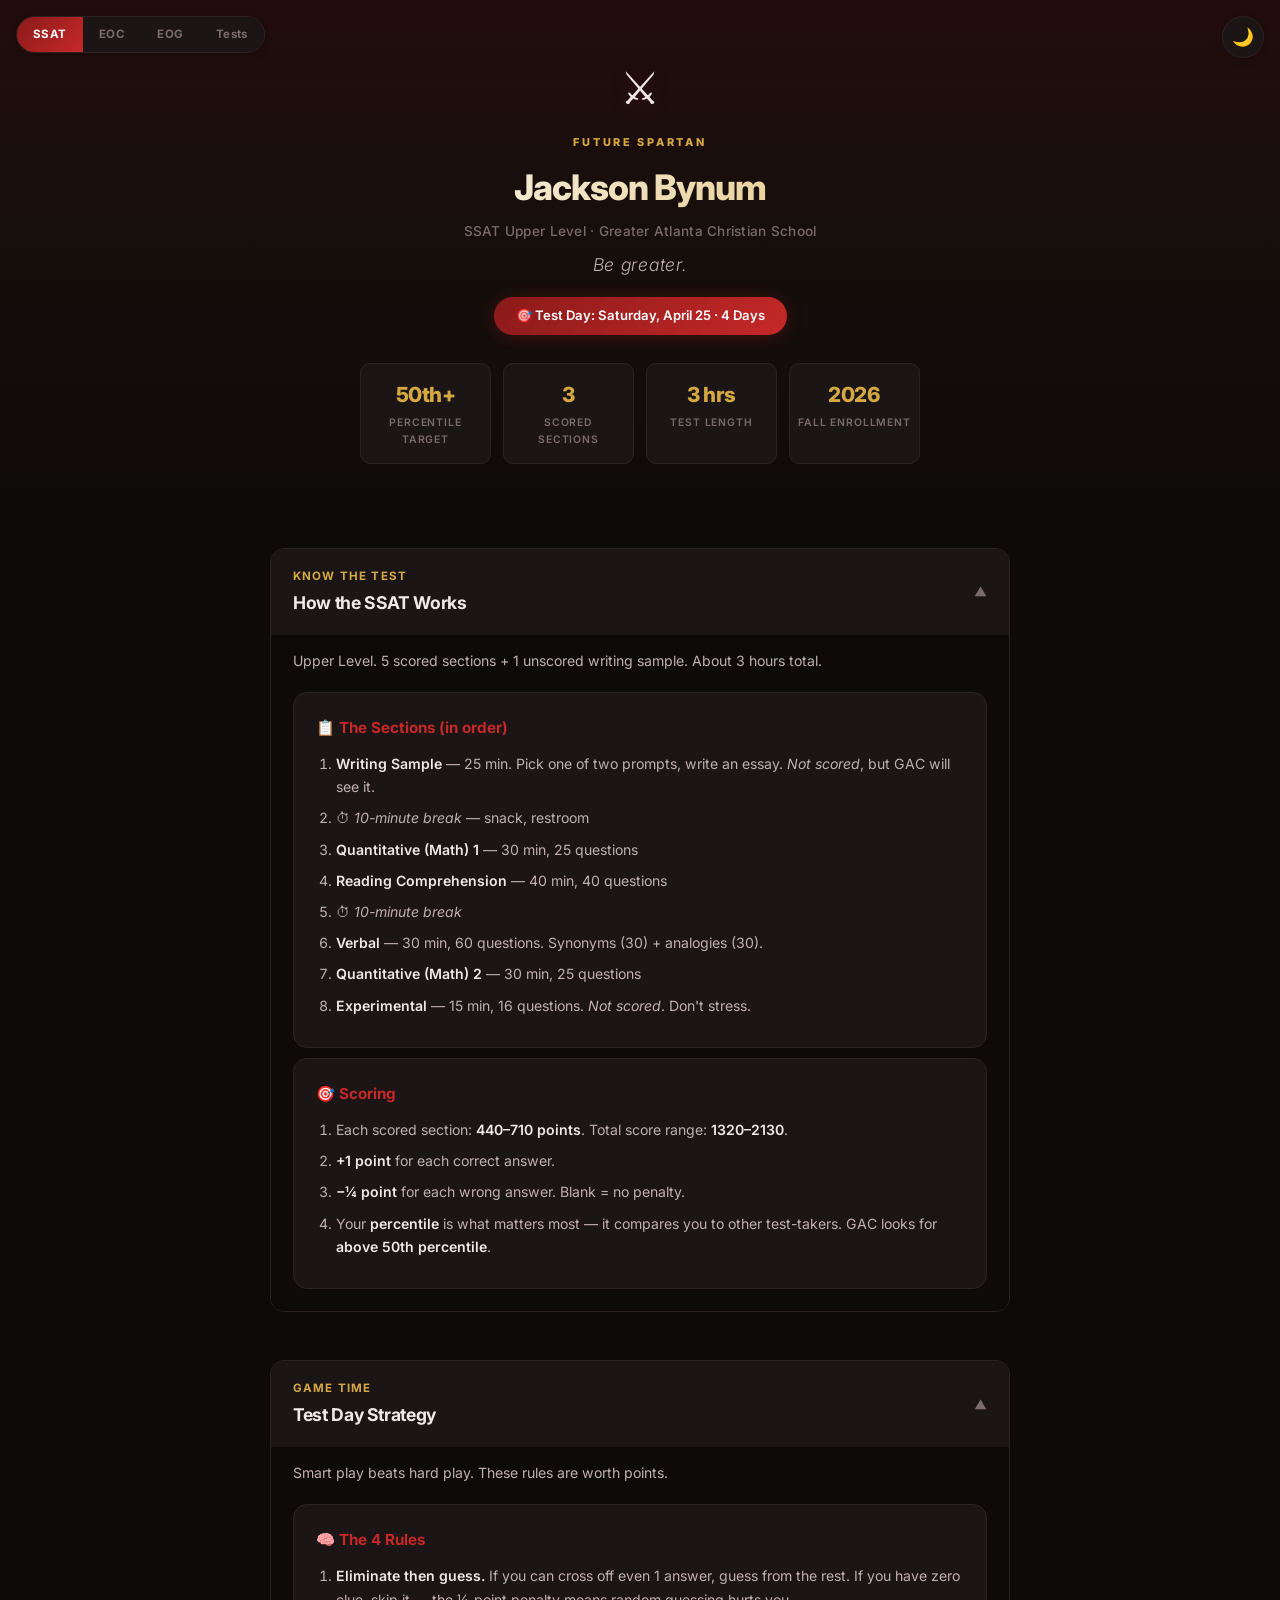
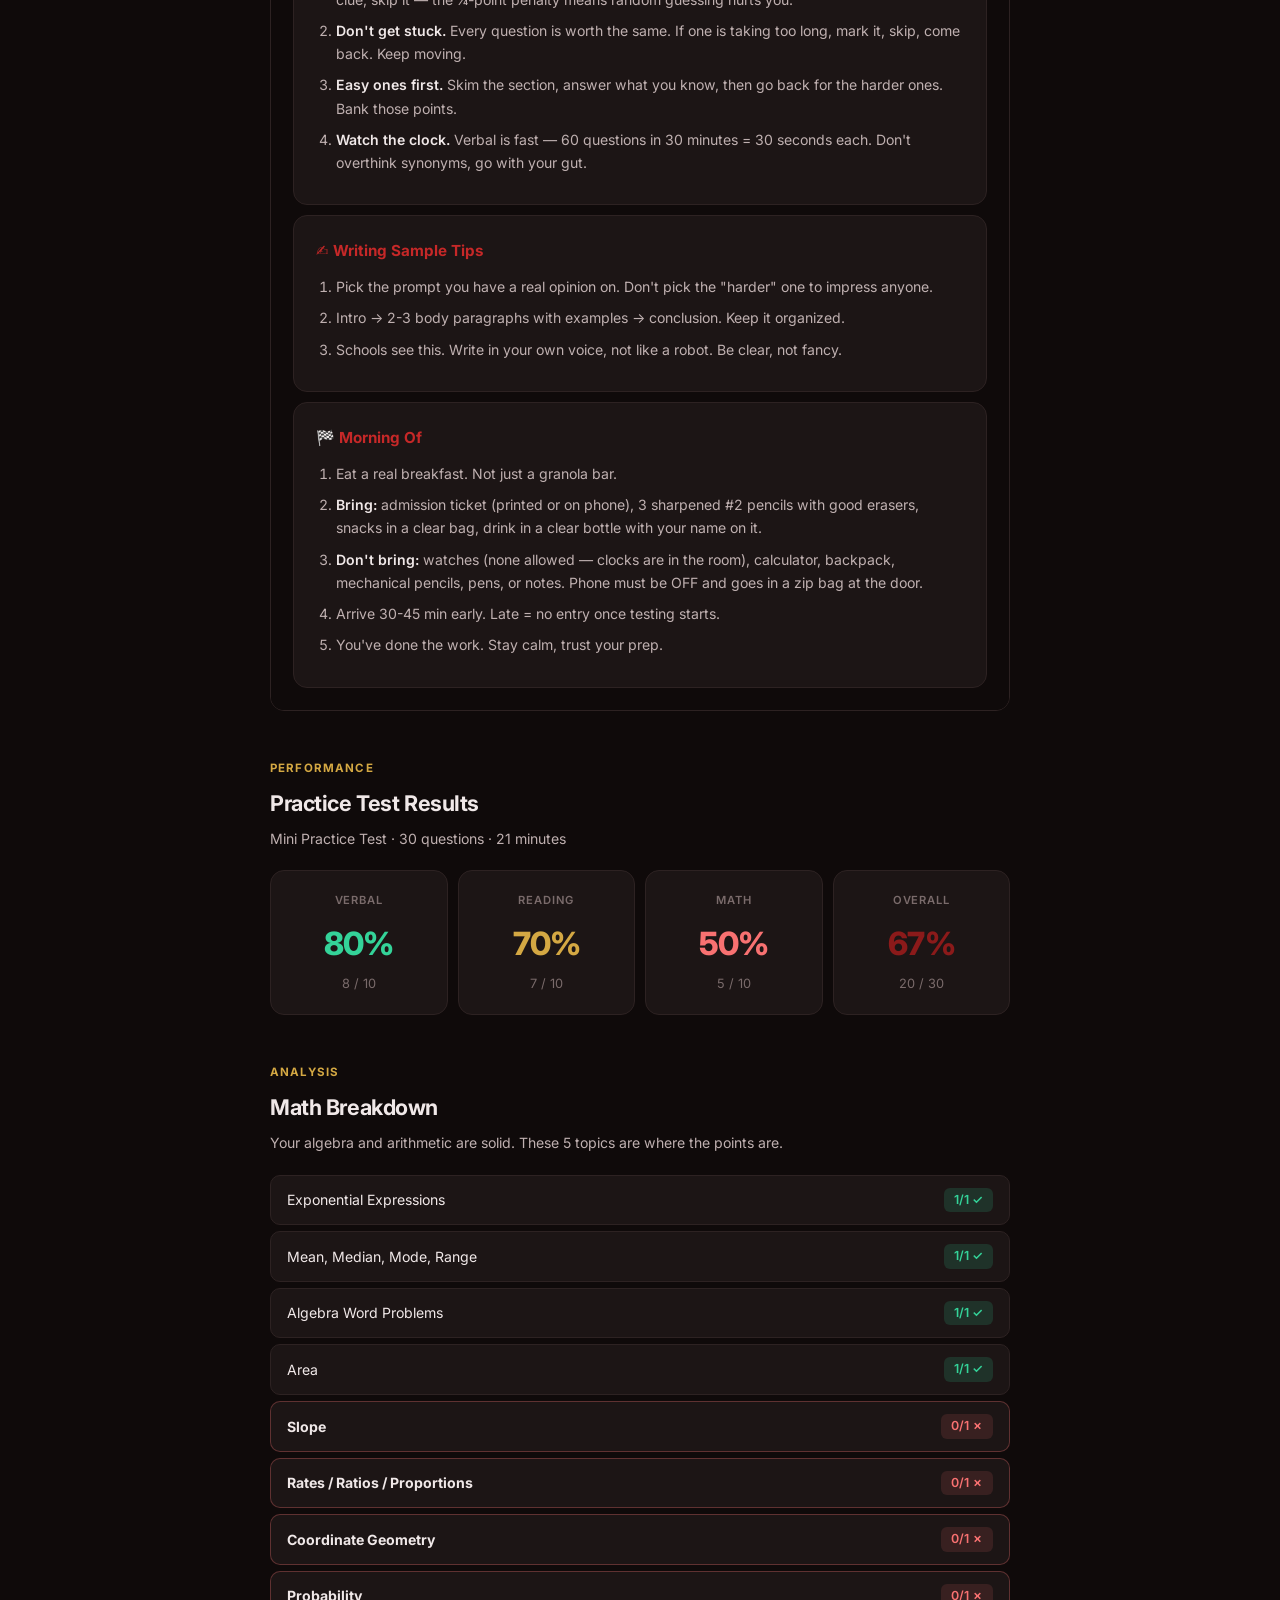
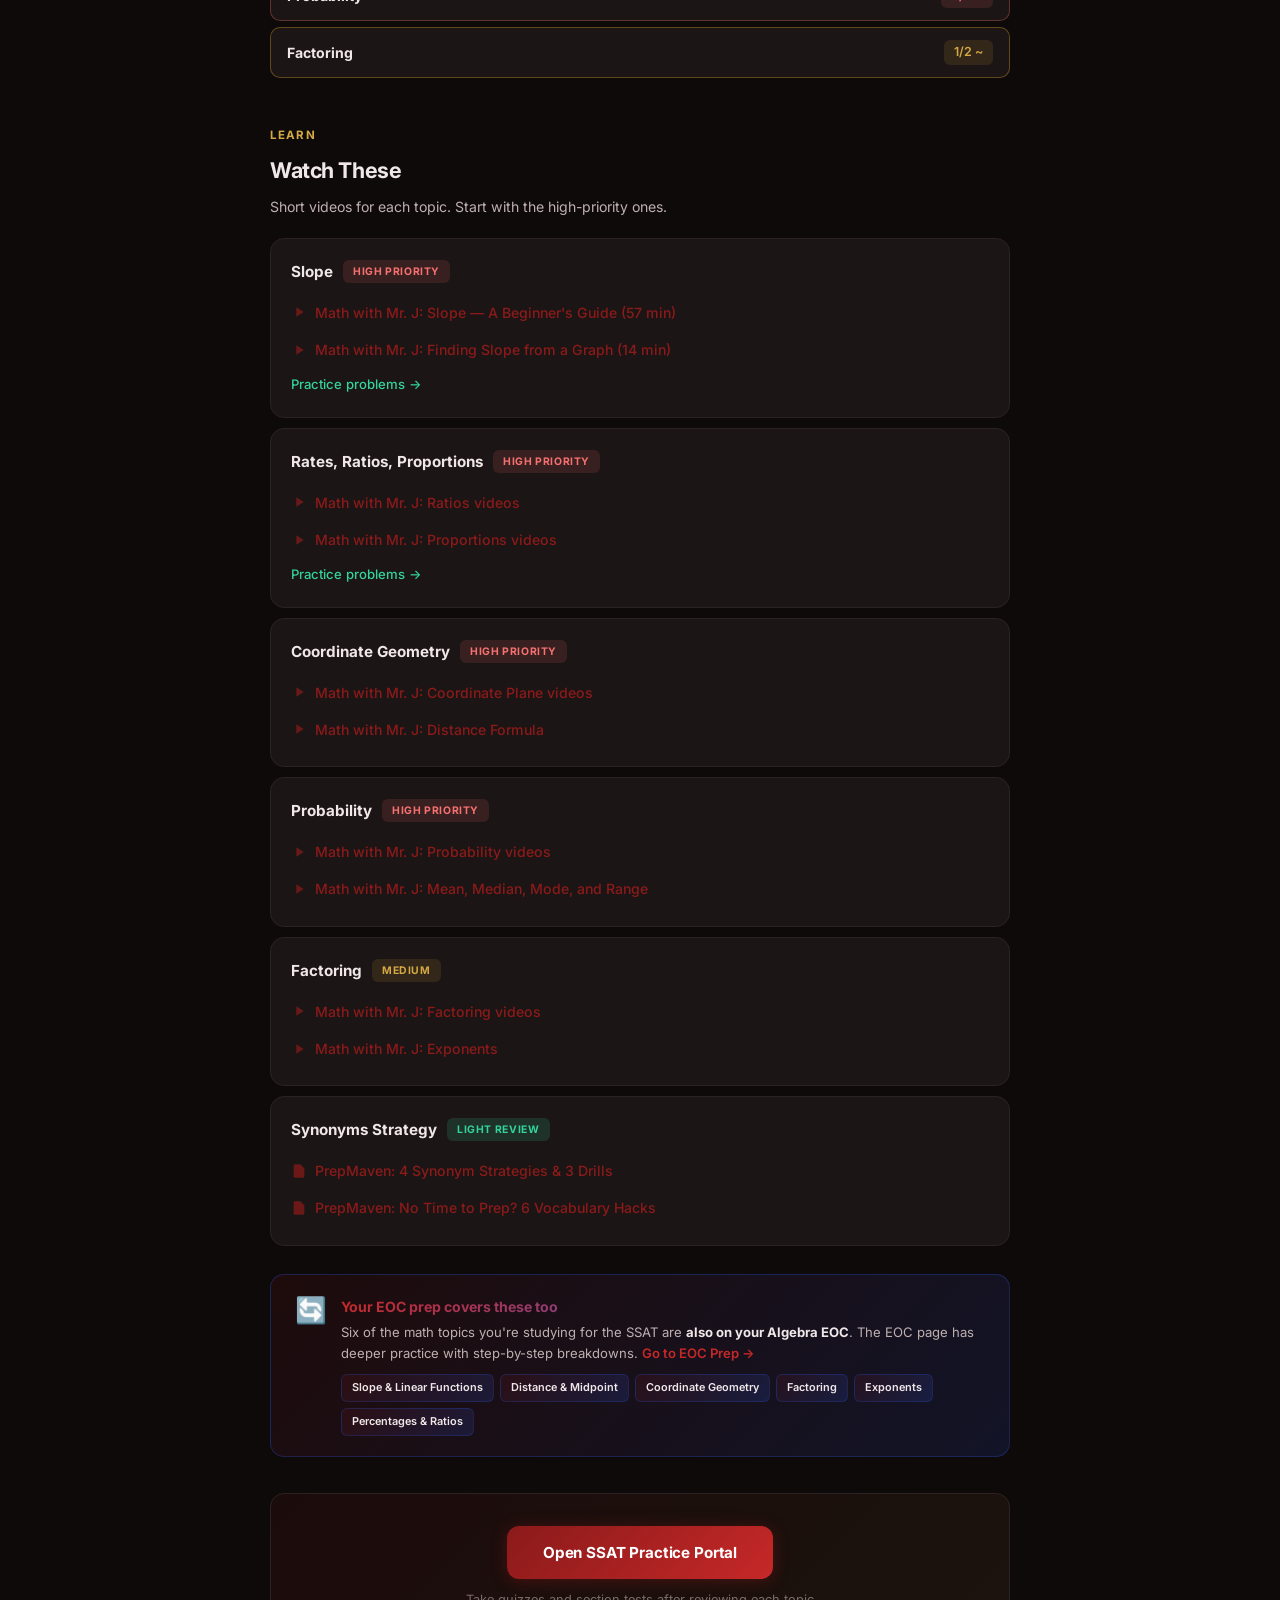
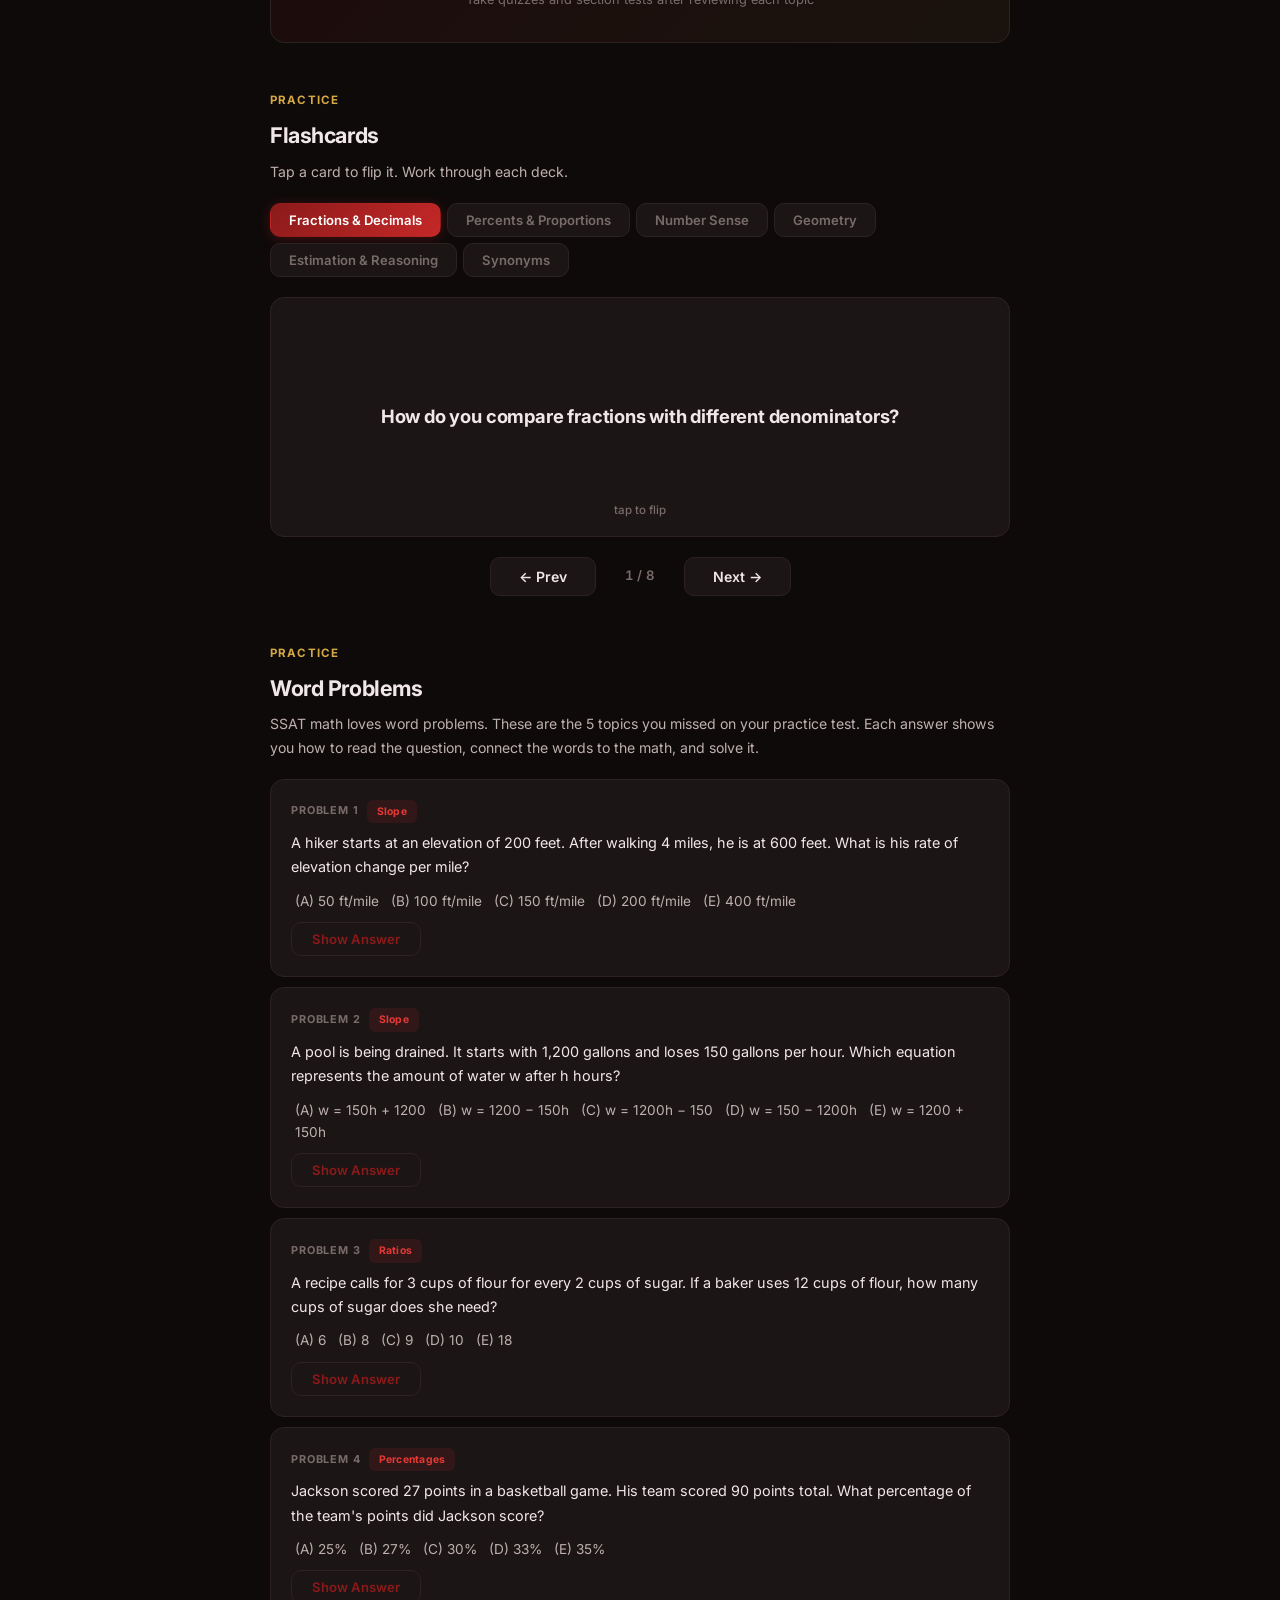
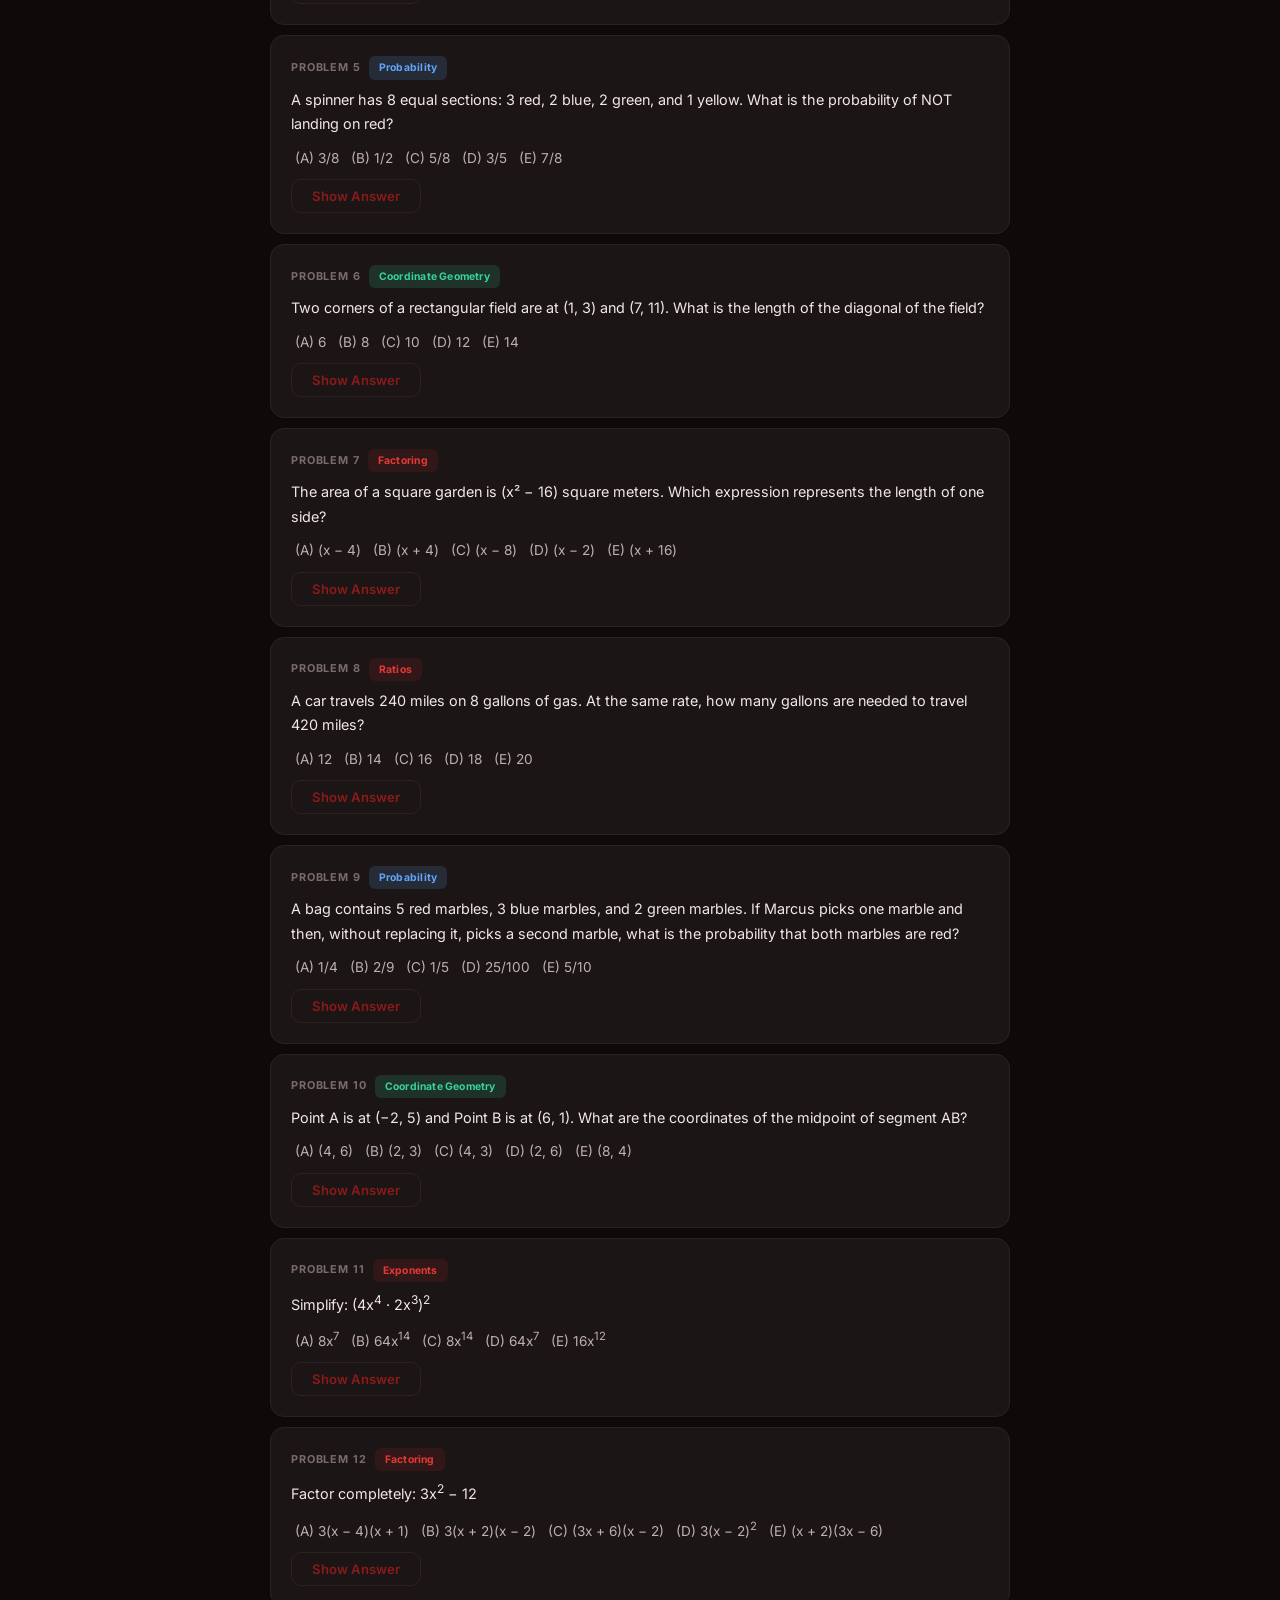
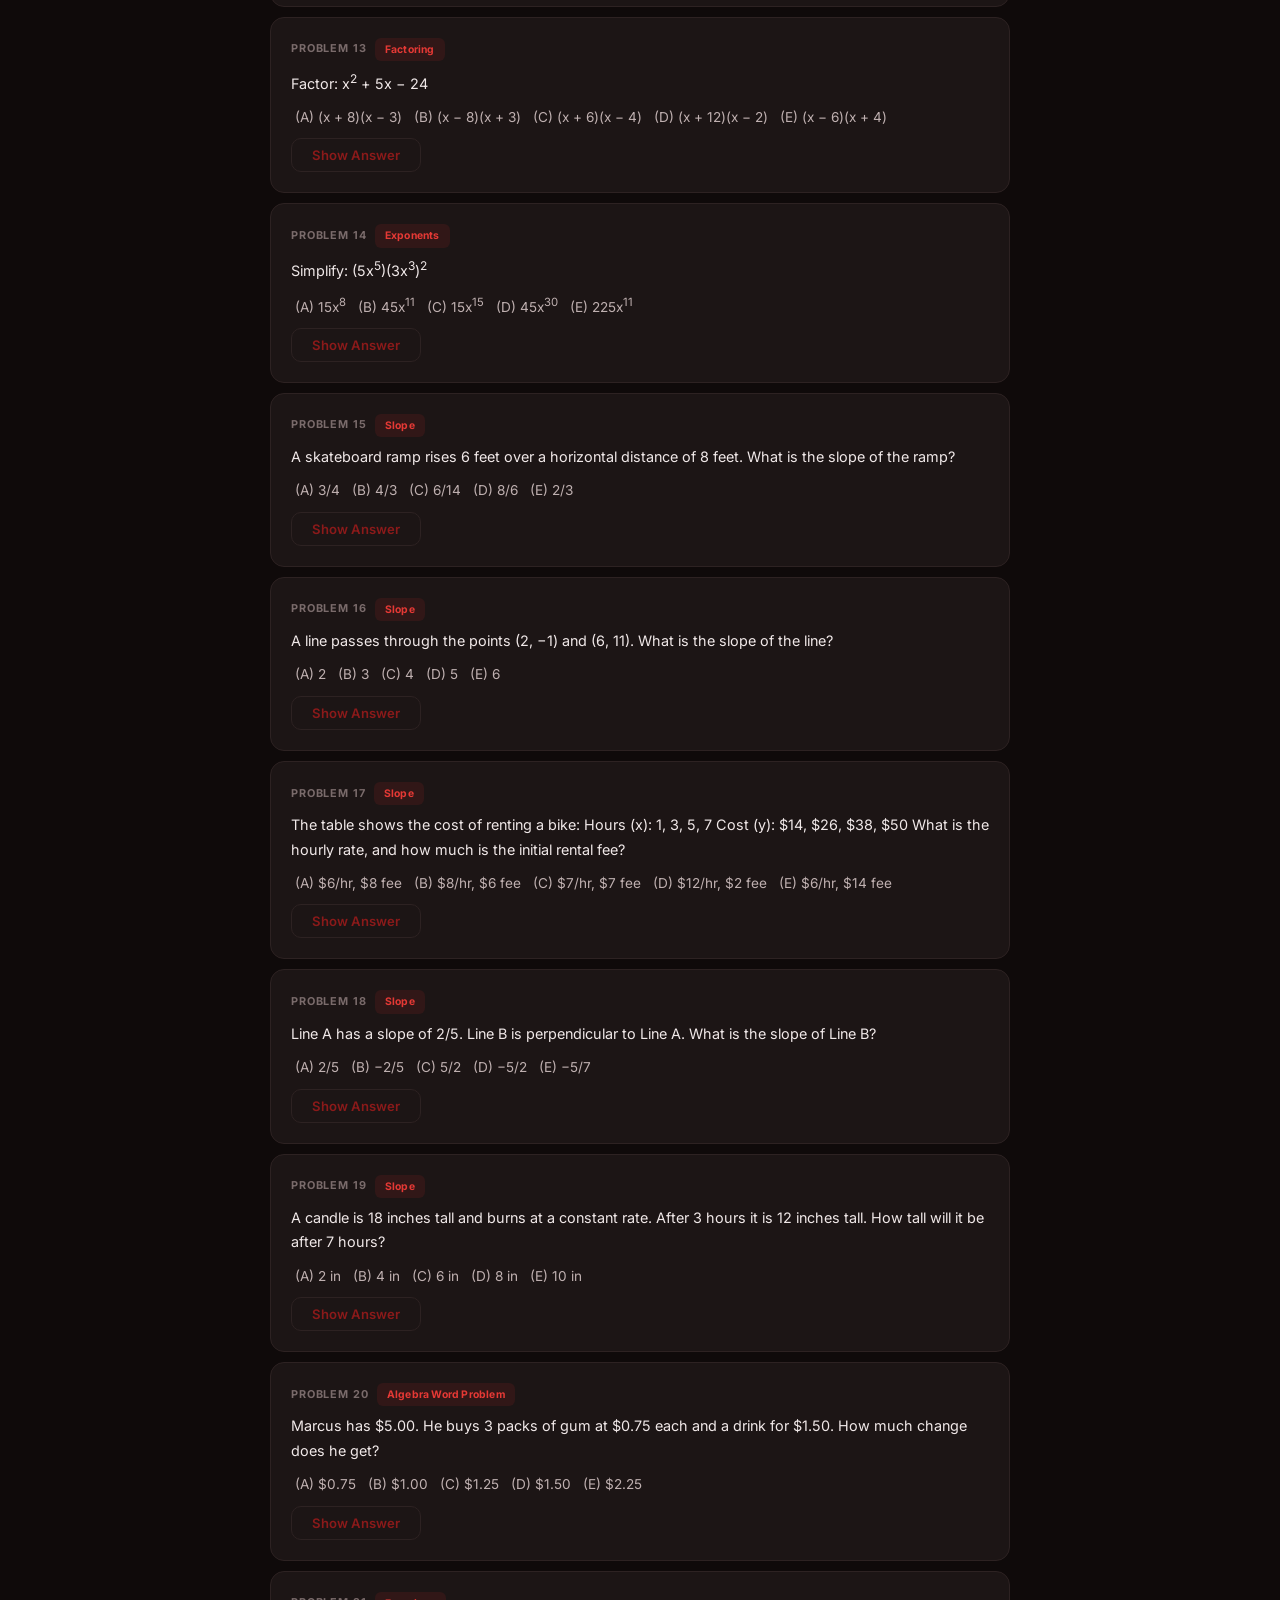
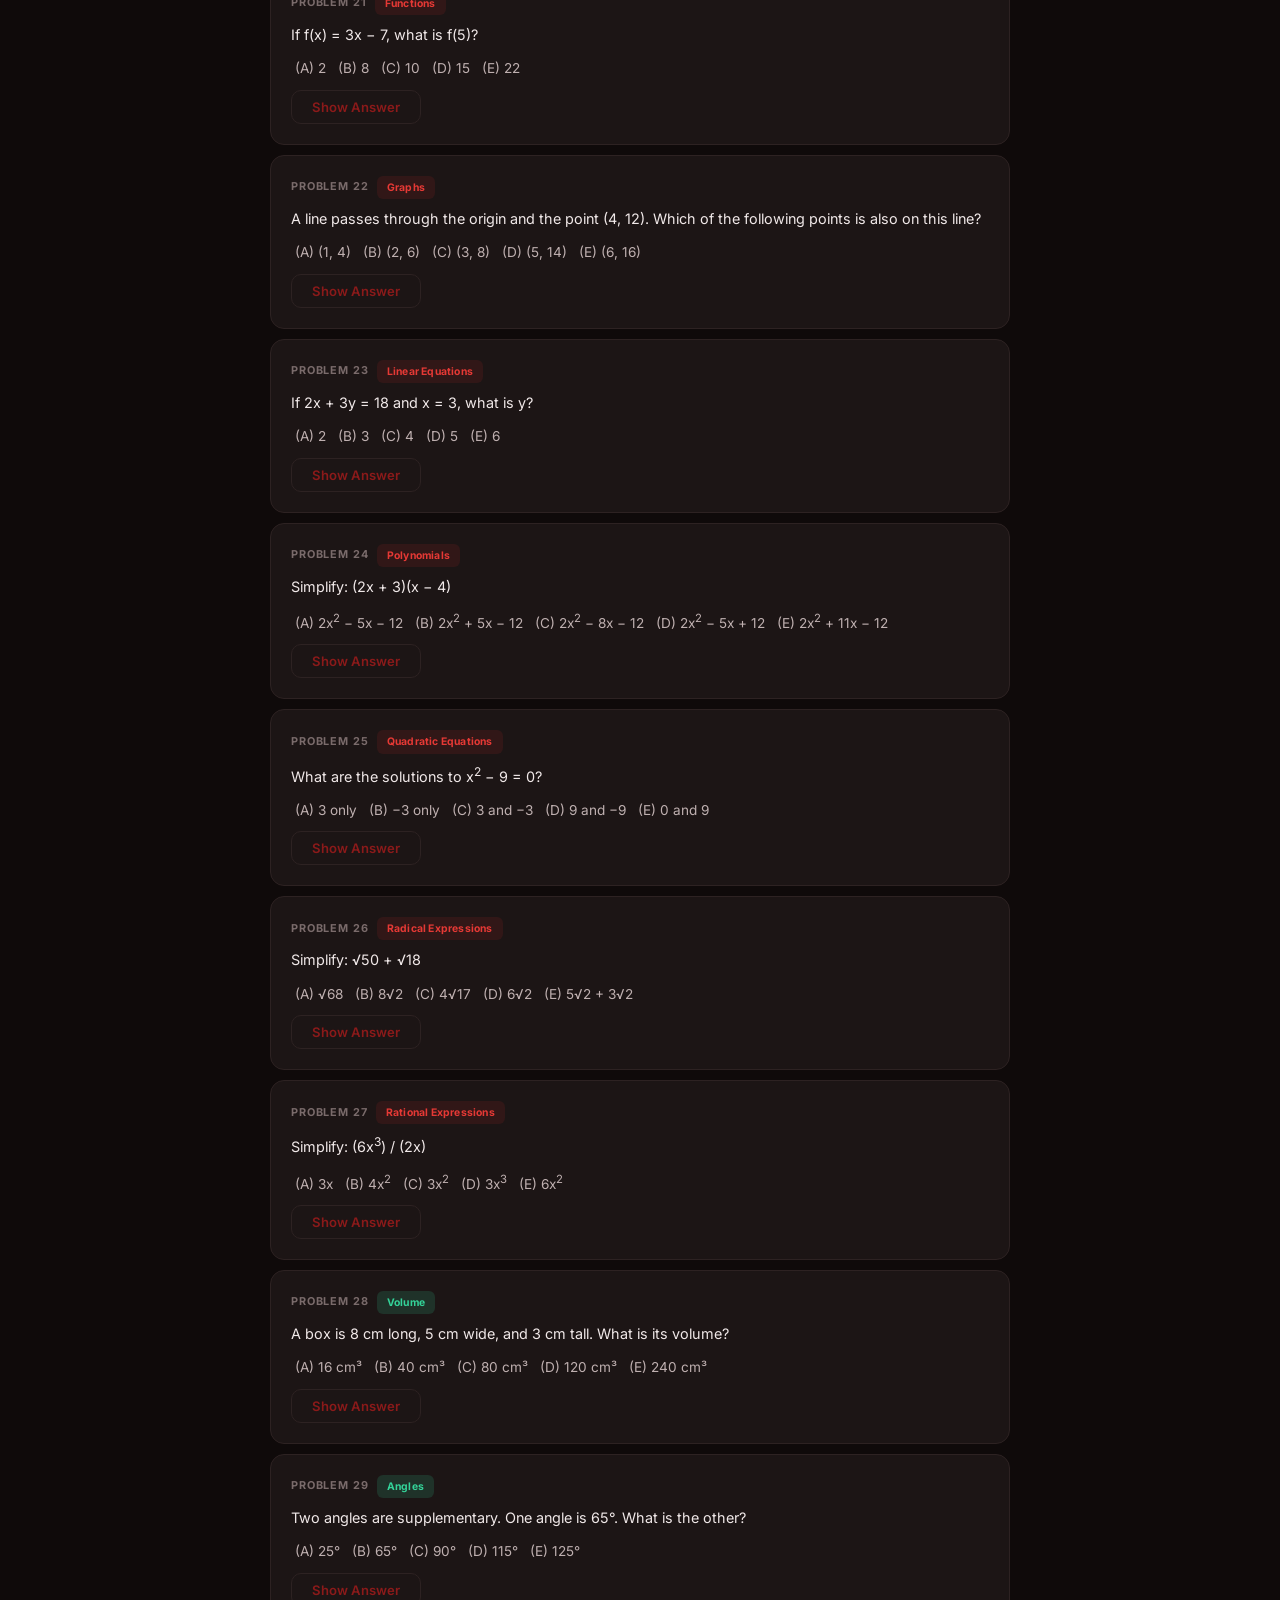
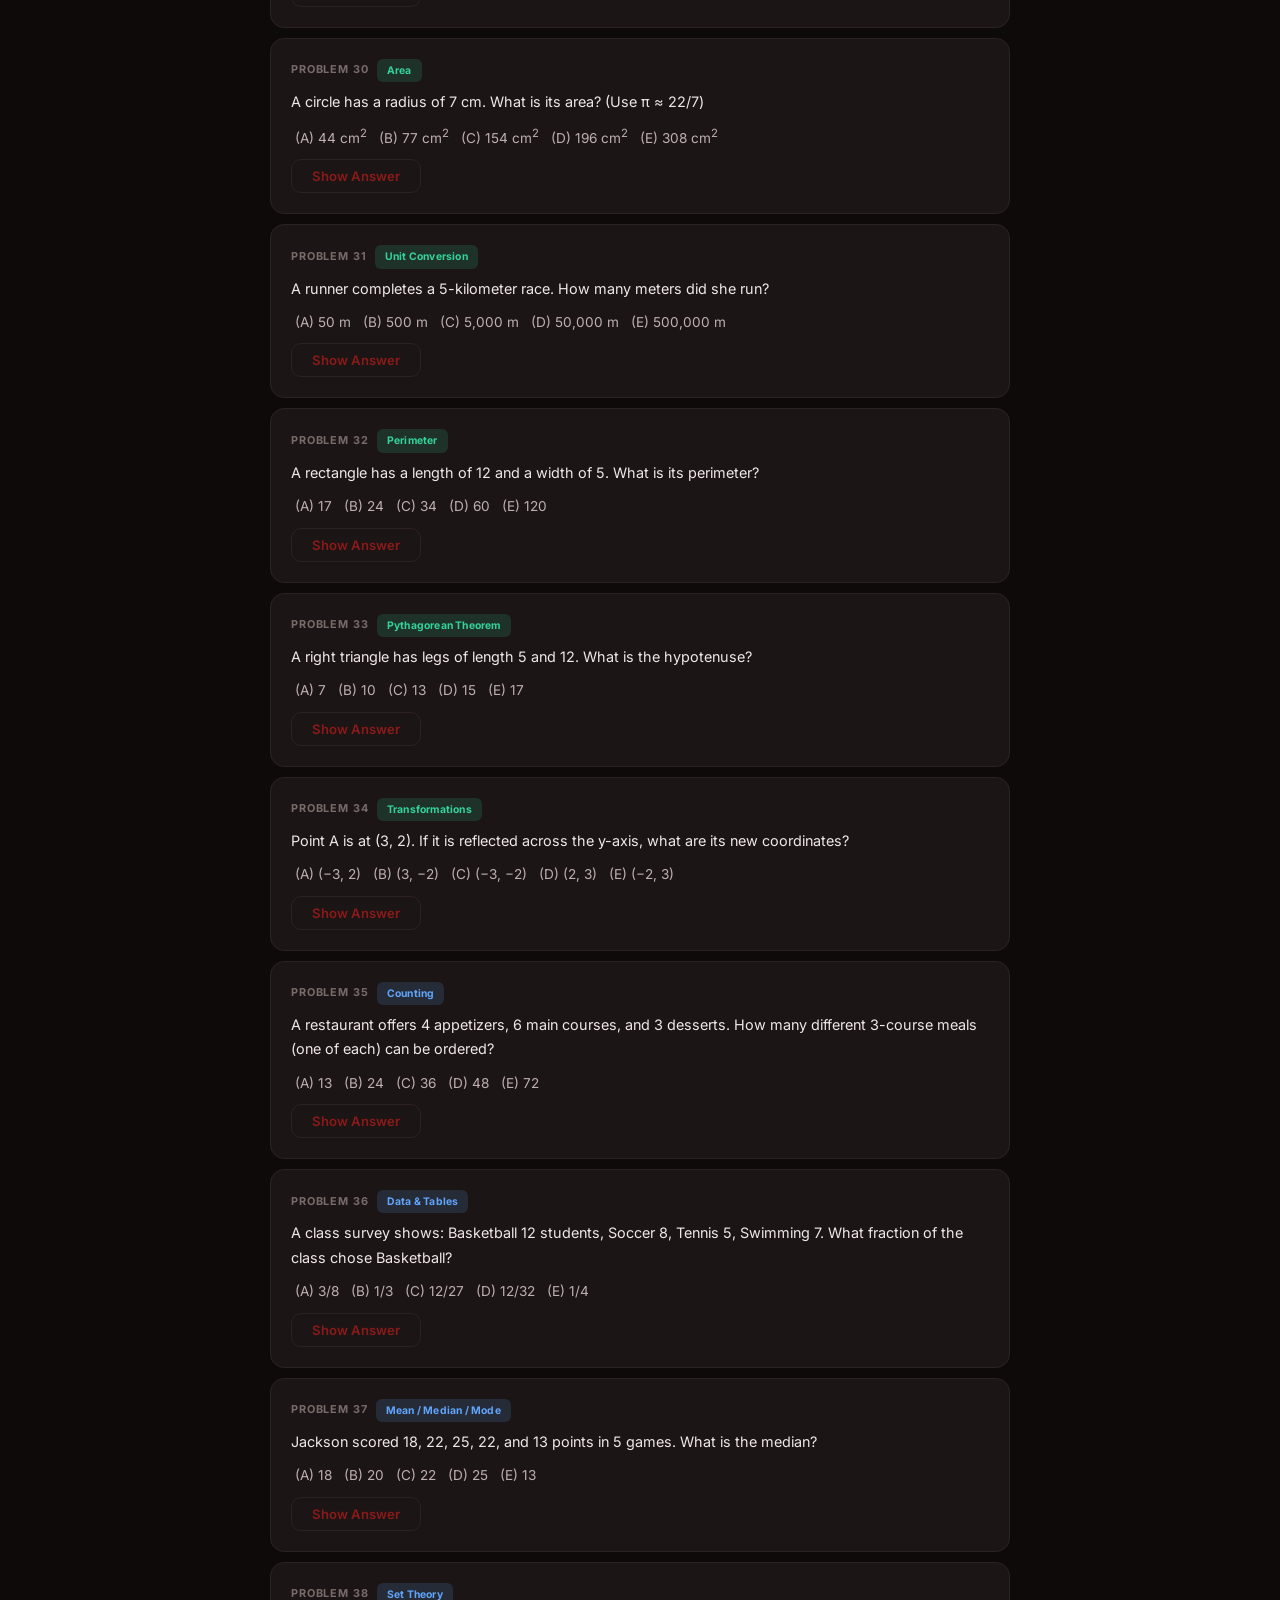
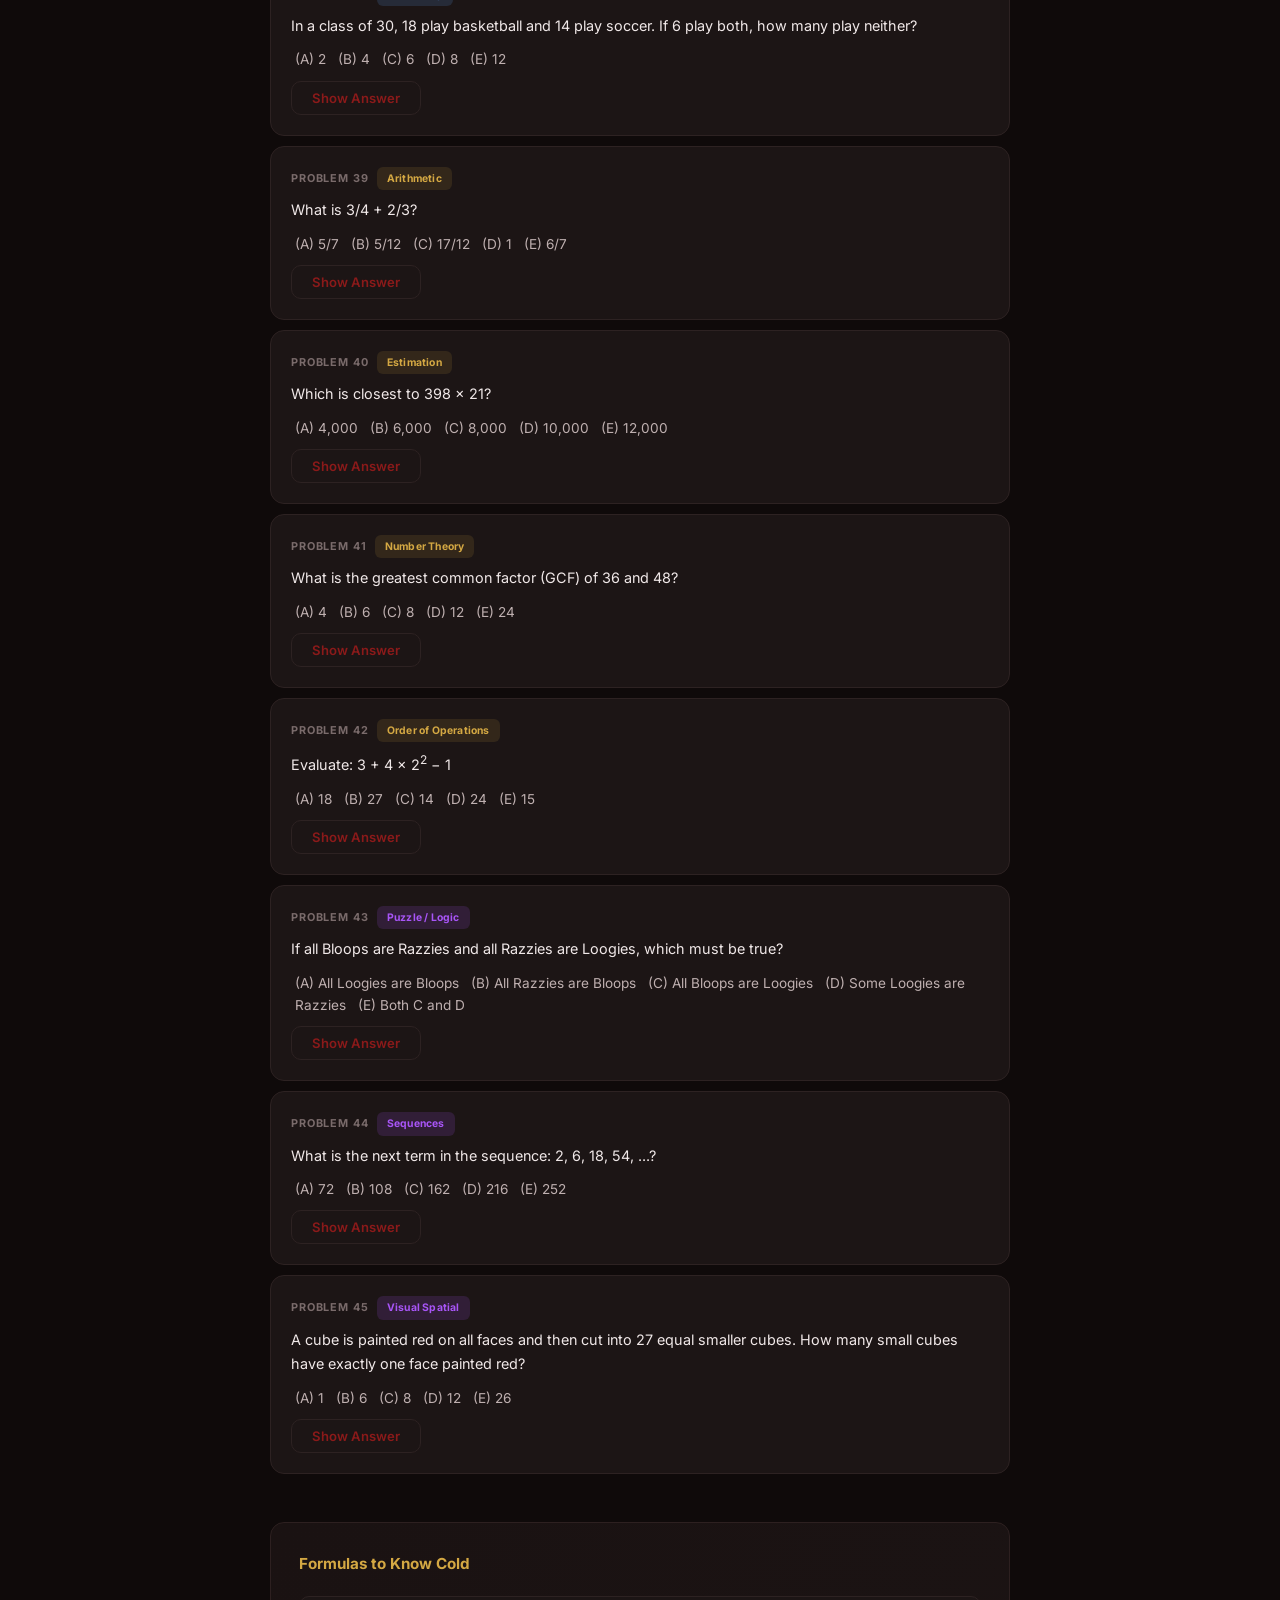
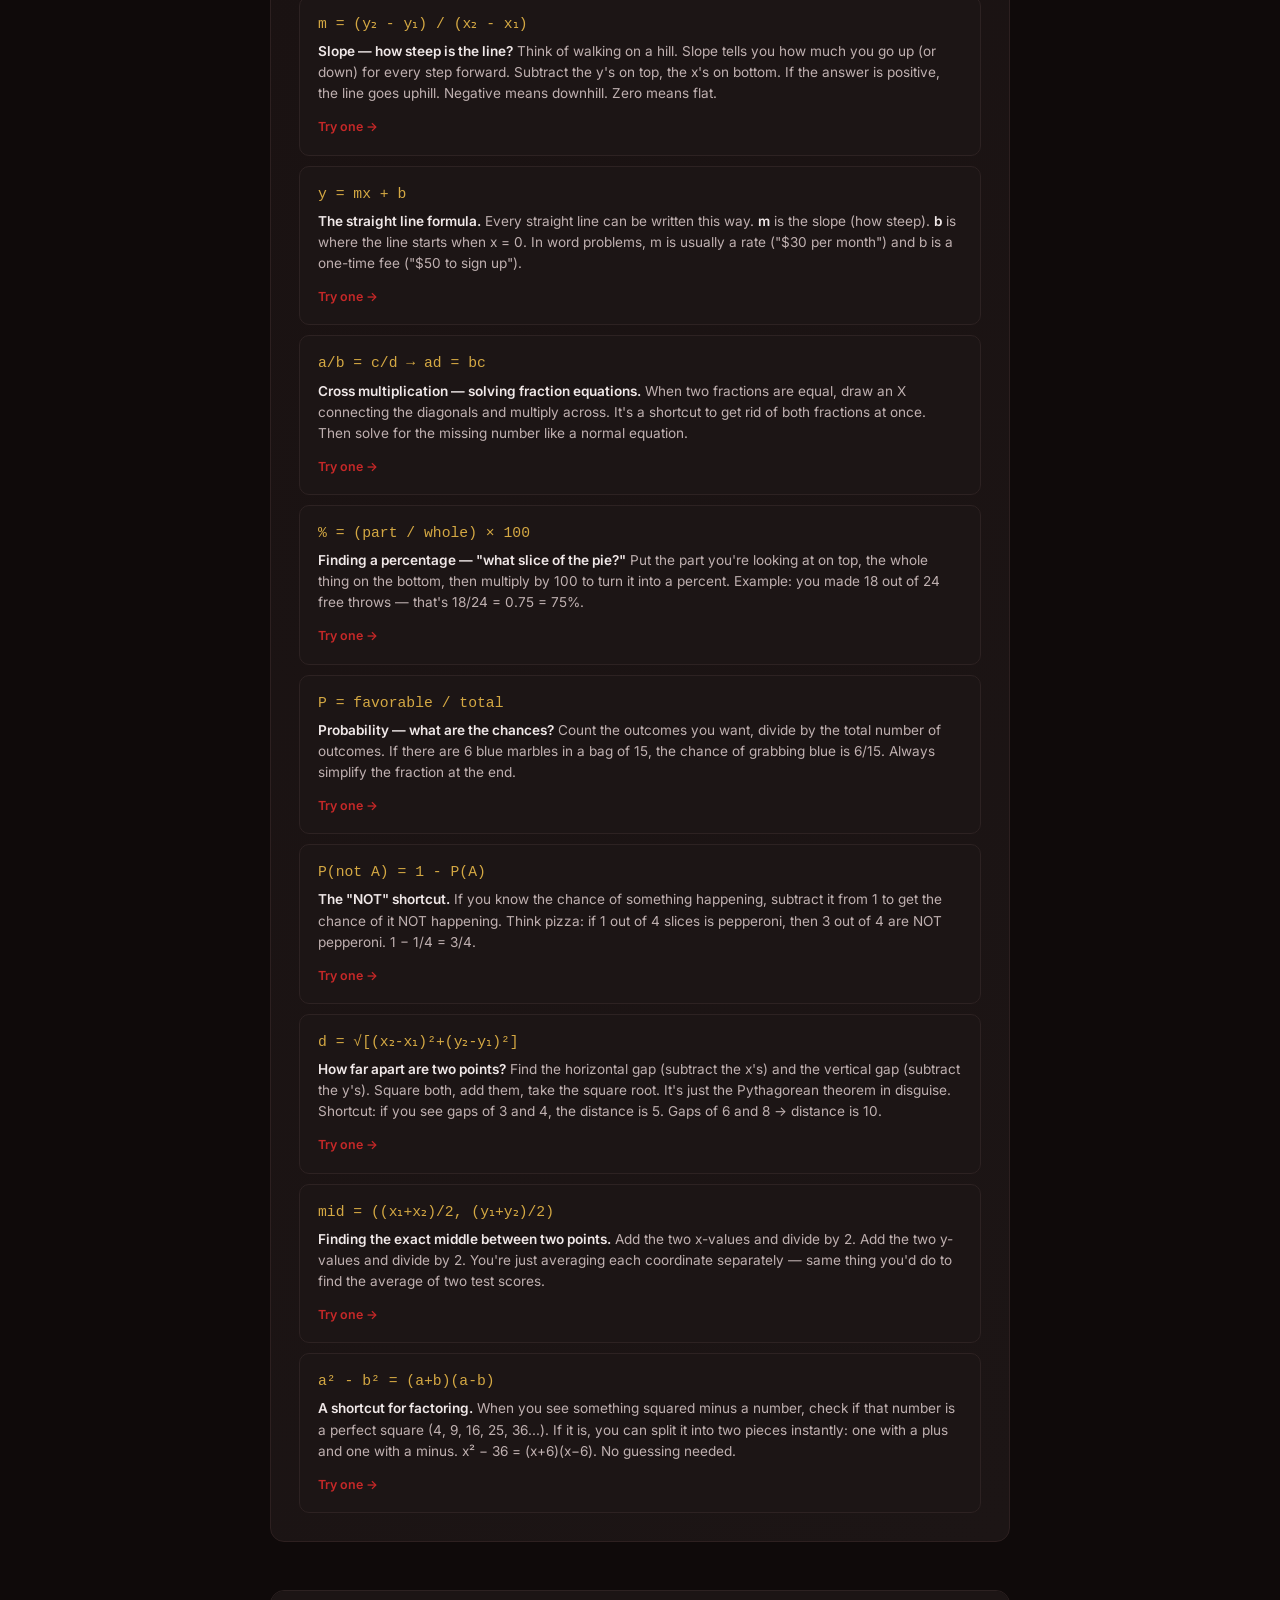
<file: index.html>
<!DOCTYPE html>
<html lang="en">
<head>
<meta charset="UTF-8">
<meta name="viewport" content="width=device-width, initial-scale=1.0">
<title>Jackson's SSAT Prep</title>
<link rel="preconnect" href="https://fonts.googleapis.com">
<link href="https://fonts.googleapis.com/css2?family=Inter:wght@400;500;600;700;800&display=swap" rel="stylesheet">
<style>
  :root {
    --bg: #0f0a0a;
    --bg2: #151010;
    --card: #1c1515;
    --card-hover: #241c1c;
    --accent: #8b1a1a;
    --accent-light: #c62828;
    --accent-glow: rgba(139,26,26,0.15);
    --accent-grad: linear-gradient(135deg, #8b1a1a, #c62828);
    --gold: #d4a843;
    --gold-dim: rgba(212,168,67,0.12);
    --green: #34d399;
    --green-dim: rgba(52,211,153,0.15);
    --red: #f87171;
    --red-dim: rgba(248,113,113,0.12);
    --yellow: #d4a843;
    --yellow-dim: rgba(212,168,67,0.12);
    --text: #f0e8e8;
    --text2: #bfb0b0;
    --text3: #7a6b6b;
    --border: #2d2222;
    --border2: #3d2e2e;
    --radius: 14px;
    --radius-sm: 10px;
    --header-bg: linear-gradient(180deg, rgba(139,26,26,0.15) 0%, rgba(212,168,67,0.03) 50%, transparent 100%);
    --h1-grad: linear-gradient(135deg, #fff 20%, var(--gold));
    --fc-back-bg: linear-gradient(135deg, #1c1218, #1a1520);
    --qr-bg: linear-gradient(135deg, #1a1212, #1c1515);
    --qr-border: #2d2020;
    --portal-bg: linear-gradient(135deg, rgba(139,26,26,0.1), rgba(212,168,67,0.06));
    --btn-shadow: rgba(139,26,26,0.4);
    --btn-shadow-hover: rgba(198,40,40,0.5);
  }
  [data-theme="light"] {
    --bg: #faf7f5;
    --bg2: #f2eeeb;
    --card: #ffffff;
    --card-hover: #fdfbf9;
    --accent: #8b1a1a;
    --accent-light: #c62828;
    --accent-glow: rgba(139,26,26,0.06);
    --accent-grad: linear-gradient(135deg, #8b1a1a, #a52222);
    --gold: #b8922e;
    --gold-dim: rgba(184,146,46,0.1);
    --green: #059669;
    --green-dim: rgba(5,150,105,0.1);
    --red: #c62828;
    --red-dim: rgba(198,40,40,0.08);
    --yellow: #b8922e;
    --yellow-dim: rgba(184,146,46,0.08);
    --text: #1a1010;
    --text2: #5a4a4a;
    --text3: #9a8a8a;
    --border: #e8e0dd;
    --border2: #d8ccc8;
    --header-bg: linear-gradient(180deg, rgba(139,26,26,0.06) 0%, rgba(212,168,67,0.02) 50%, transparent 100%);
    --h1-grad: linear-gradient(135deg, #1a1010 20%, var(--accent));
    --fc-back-bg: linear-gradient(135deg, #fdf5f5, #f8f0ee);
    --qr-bg: linear-gradient(135deg, #fdf5f5, #faf2ef);
    --qr-border: #e0d4d0;
    --portal-bg: linear-gradient(135deg, rgba(139,26,26,0.04), rgba(212,168,67,0.03));
    --btn-shadow: rgba(139,26,26,0.2);
    --btn-shadow-hover: rgba(139,26,26,0.3);
  }
  * { margin: 0; padding: 0; box-sizing: border-box; }
  body {
    font-family: 'Inter', -apple-system, BlinkMacSystemFont, system-ui, sans-serif;
    background: var(--bg);
    color: var(--text);
    line-height: 1.65;
    -webkit-font-smoothing: antialiased;
    -moz-osx-font-smoothing: grayscale;
  }
  .container { max-width: 780px; margin: 0 auto; padding: 0 20px; }

  /* Header */
  header {
    text-align: center;
    padding: 52px 20px 36px;
    background: var(--header-bg);
  }
  .gac-crest {
    font-size: 2.8rem;
    margin-bottom: 8px;
    filter: drop-shadow(0 2px 8px rgba(139,26,26,0.3));
  }
  .future-tag {
    font-size: 0.68rem;
    font-weight: 800;
    letter-spacing: 0.25em;
    color: var(--gold);
    margin-bottom: 6px;
  }
  header h1 {
    font-size: 2.2rem;
    font-weight: 800;
    letter-spacing: -0.03em;
    background: var(--h1-grad);
    -webkit-background-clip: text;
    -webkit-text-fill-color: transparent;
    background-clip: text;
  }
  header .subtitle { color: var(--text3); font-size: 0.85rem; margin-top: 4px; font-weight: 500; letter-spacing: 0.02em; }
  .tagline {
    font-size: 1.1rem;
    font-weight: 300;
    font-style: italic;
    color: var(--text2);
    margin-top: 8px;
    letter-spacing: 0.04em;
  }
  .badge {
    display: inline-block;
    background: var(--accent-grad);
    color: #fff;
    padding: 8px 22px;
    border-radius: 24px;
    font-size: 0.82rem;
    font-weight: 600;
    margin-top: 18px;
    box-shadow: 0 2px 16px var(--btn-shadow);
  }
  .mission-bar {
    display: grid;
    grid-template-columns: repeat(4, 1fr);
    gap: 12px;
    margin-top: 28px;
    max-width: 560px;
    margin-left: auto;
    margin-right: auto;
  }
  @media (max-width: 560px) { .mission-bar { grid-template-columns: repeat(2, 1fr); } }
  .mission-item {
    display: flex;
    flex-direction: column;
    align-items: center;
    padding: 14px 8px;
    background: var(--card);
    border-radius: var(--radius-sm);
    border: 1px solid var(--border);
  }
  .mission-num {
    font-size: 1.3rem;
    font-weight: 800;
    color: var(--gold);
    letter-spacing: -0.02em;
  }
  .mission-label {
    font-size: 0.65rem;
    font-weight: 600;
    text-transform: uppercase;
    letter-spacing: 0.08em;
    color: var(--text3);
    margin-top: 2px;
  }

  /* Sections */
  .section { margin-top: 48px; }
  .section-label {
    font-size: 0.72rem;
    font-weight: 700;
    text-transform: uppercase;
    letter-spacing: 0.1em;
    color: var(--gold);
    margin-bottom: 8px;
  }
  .section-title {
    font-size: 1.35rem;
    font-weight: 700;
    letter-spacing: -0.02em;
    margin-bottom: 6px;
  }
  .section-desc { color: var(--text2); font-size: 0.88rem; margin-bottom: 20px; }

  /* Scores */
  .scores {
    display: grid;
    grid-template-columns: repeat(4, 1fr);
    gap: 10px;
  }
  @media (max-width: 560px) { .scores { grid-template-columns: repeat(2, 1fr); } }
  .score-card {
    background: var(--card);
    border-radius: var(--radius);
    padding: 20px 16px;
    text-align: center;
    border: 1px solid var(--border);
    transition: border-color 0.2s;
  }
  .score-card:hover { border-color: var(--border2); }
  .score-card .label {
    font-size: 0.7rem;
    font-weight: 600;
    text-transform: uppercase;
    letter-spacing: 0.08em;
    color: var(--text3);
    margin-bottom: 8px;
  }
  .score-card .value { font-size: 2rem; font-weight: 800; letter-spacing: -0.03em; }
  .score-card .sub { font-size: 0.8rem; color: var(--text3); margin-top: 2px; }
  .sc-green .value { color: var(--green); }
  .sc-yellow .value { color: var(--yellow); }
  .sc-red .value { color: var(--red); }
  .sc-blue .value { color: var(--accent); }

  /* Topic rows */
  .topics { display: flex; flex-direction: column; gap: 6px; }
  .topic-row {
    display: flex;
    justify-content: space-between;
    align-items: center;
    padding: 12px 16px;
    background: var(--card);
    border-radius: var(--radius-sm);
    border: 1px solid var(--border);
    font-size: 0.88rem;
    transition: border-color 0.2s;
  }
  .topic-row:hover { border-color: var(--border2); }
  .topic-row .tag {
    font-size: 0.78rem;
    font-weight: 600;
    padding: 2px 10px;
    border-radius: 6px;
  }
  .tag-pass { background: var(--green-dim); color: var(--green); }
  .tag-miss { background: var(--red-dim); color: var(--red); }
  .tag-part { background: var(--yellow-dim); color: var(--yellow); }

  /* Video cards */
  .video-cards { display: flex; flex-direction: column; gap: 10px; }
  .vid-card {
    background: var(--card);
    border-radius: var(--radius);
    padding: 20px;
    border: 1px solid var(--border);
    transition: border-color 0.2s;
  }
  .vid-card:hover { border-color: var(--border2); }
  .vid-card h3 {
    font-size: 0.95rem;
    font-weight: 700;
    margin-bottom: 12px;
    display: flex;
    align-items: center;
    gap: 10px;
    flex-wrap: wrap;
  }
  .priority-tag {
    font-size: 0.65rem;
    font-weight: 700;
    text-transform: uppercase;
    letter-spacing: 0.06em;
    padding: 3px 10px;
    border-radius: 6px;
  }
  .pt-high { background: var(--red-dim); color: var(--red); }
  .pt-med { background: var(--yellow-dim); color: var(--yellow); }
  .pt-low { background: var(--green-dim); color: var(--green); }
  .vid-links { display: flex; flex-direction: column; gap: 4px; }
  .vid-link {
    display: inline-flex;
    align-items: center;
    gap: 8px;
    color: var(--accent);
    text-decoration: none;
    font-size: 0.88rem;
    font-weight: 500;
    padding: 5px 0;
    transition: opacity 0.15s;
  }
  .vid-link:hover { opacity: 0.75; }
  .vid-link svg { flex-shrink: 0; opacity: 0.7; }
  .extra-link {
    display: inline-block;
    color: var(--green);
    text-decoration: none;
    font-size: 0.82rem;
    font-weight: 500;
    margin-top: 8px;
  }
  .extra-link:hover { text-decoration: underline; }

  /* Portal CTA */
  .portal-cta {
    text-align: center;
    padding: 32px 20px;
    margin: 36px 0;
    background: var(--portal-bg);
    border-radius: var(--radius);
    border: 1px solid var(--border);
  }
  .portal-btn {
    display: inline-block;
    background: var(--accent-grad);
    color: #fff;
    padding: 14px 36px;
    border-radius: 12px;
    text-decoration: none;
    font-weight: 700;
    font-size: 0.95rem;
    letter-spacing: -0.01em;
    transition: transform 0.15s, box-shadow 0.15s;
    box-shadow: 0 2px 16px var(--btn-shadow);
  }
  .portal-btn:hover { transform: translateY(-1px); box-shadow: 0 4px 24px var(--btn-shadow-hover); }
  .portal-cta .hint { color: var(--text3); font-size: 0.8rem; margin-top: 10px; }

  /* Flashcard section */
  .fc-tabs {
    display: flex;
    flex-wrap: wrap;
    gap: 6px;
    margin-bottom: 20px;
  }
  .fc-tab {
    padding: 8px 18px;
    border-radius: 10px;
    border: 1px solid var(--border);
    background: var(--card);
    color: var(--text3);
    cursor: pointer;
    font-size: 0.82rem;
    font-weight: 600;
    font-family: inherit;
    transition: all 0.2s;
  }
  .fc-tab:hover { border-color: var(--accent); color: var(--text); }
  .fc-tab.active {
    background: var(--accent-grad);
    color: #fff;
    border-color: transparent;
    box-shadow: 0 2px 12px var(--btn-shadow);
  }

  /* 3D Flip Card */
  .fc-scene {
    perspective: 800px;
    margin-bottom: 20px;
  }
  .fc-card {
    position: relative;
    width: 100%;
    min-height: 240px;
    cursor: pointer;
    transform-style: preserve-3d;
    transition: transform 0.5s cubic-bezier(0.4, 0, 0.2, 1);
  }
  .fc-card.is-flipped { transform: rotateY(180deg); }
  .fc-face {
    position: absolute;
    inset: 0;
    backface-visibility: hidden;
    -webkit-backface-visibility: hidden;
    border-radius: var(--radius);
    display: flex;
    flex-direction: column;
    justify-content: center;
    align-items: center;
    padding: 32px 28px;
    text-align: center;
  }
  .fc-front {
    background: var(--card);
    border: 1px solid var(--border);
  }
  .fc-front .q {
    font-size: 1.15rem;
    font-weight: 700;
    letter-spacing: -0.01em;
    line-height: 1.5;
  }
  .fc-front .tap-hint {
    position: absolute;
    bottom: 16px;
    font-size: 0.72rem;
    color: var(--text3);
    font-weight: 500;
  }
  .fc-back {
    background: var(--fc-back-bg);
    border: 1px solid var(--accent);
    transform: rotateY(180deg);
    box-shadow: 0 0 24px var(--accent-glow);
  }
  .fc-back .a {
    font-size: 0.92rem;
    line-height: 1.75;
    white-space: pre-line;
    color: var(--text2);
  }
  .fc-controls {
    display: flex;
    justify-content: center;
    align-items: center;
    gap: 16px;
  }
  .fc-btn {
    background: var(--card);
    border: 1px solid var(--border);
    color: var(--text);
    padding: 10px 28px;
    border-radius: var(--radius-sm);
    cursor: pointer;
    font-size: 0.88rem;
    font-weight: 600;
    font-family: inherit;
    transition: all 0.15s;
  }
  .fc-btn:hover { border-color: var(--accent); background: var(--card-hover); }
  .fc-counter {
    color: var(--text3);
    font-size: 0.82rem;
    font-weight: 600;
    min-width: 56px;
    text-align: center;
    font-variant-numeric: tabular-nums;
  }

  /* Quick Ref */
  /* Collapsible sections */
  .collapsible {
    margin-top: 48px;
    border: 1px solid var(--border);
    border-radius: var(--radius);
    overflow: hidden;
  }
  .collapsible summary {
    padding: 18px 22px;
    cursor: pointer;
    list-style: none;
    display: flex;
    align-items: center;
    justify-content: space-between;
    background: var(--card);
    transition: background 0.2s;
    user-select: none;
  }
  .collapsible summary:hover { background: var(--card-hover); }
  .collapsible summary::-webkit-details-marker { display: none; }
  .collapsible summary::marker { display: none; content: ''; }
  .collapsible-head { display: flex; flex-direction: column; gap: 2px; }
  .collapsible-head .section-label { margin-bottom: 0; }
  .collapsible-head .section-title { margin-bottom: 0; font-size: 1.1rem; }
  .collapsible-arrow {
    font-size: 0.8rem;
    color: var(--text3);
    transition: transform 0.25s;
    flex-shrink: 0;
  }
  .collapsible[open] .collapsible-arrow { transform: rotate(180deg); }
  .collapsible-body { padding: 0 22px 22px; background: var(--bg); }

  /* Practice word problems */
  .wp-grid { display: flex; flex-direction: column; gap: 10px; }
  .wp-card {
    background: var(--card);
    border-radius: var(--radius);
    padding: 20px;
    border: 1px solid var(--border);
    transition: border-color 0.2s;
  }
  .wp-card:hover { border-color: var(--border2); }
  .wp-num {
    font-size: 0.68rem;
    font-weight: 700;
    text-transform: uppercase;
    letter-spacing: 0.08em;
    color: var(--text3);
    margin-bottom: 8px;
    display: flex;
    align-items: center;
    gap: 8px;
    flex-wrap: wrap;
  }
  .wp-topic-tag {
    font-size: 0.65rem;
    font-weight: 700;
    padding: 3px 10px;
    border-radius: 6px;
    letter-spacing: 0.02em;
    text-transform: none;
  }
  .wt-algebra { background: rgba(198,40,40,0.12); color: #e53935; }
  .wt-geometry { background: rgba(52,211,153,0.15); color: #34d399; }
  .wt-data { background: rgba(96,165,250,0.15); color: #60a5fa; }
  .wt-numbers { background: rgba(212,168,67,0.12); color: #d4a843; }
  .wt-reasoning { background: rgba(168,85,247,0.15); color: #a855f7; }
  .wp-question { font-size: 0.9rem; margin-bottom: 10px; line-height: 1.7; }
  .wp-choices { font-size: 0.85rem; color: var(--text2); margin-bottom: 10px; padding-left: 4px; }
  .wp-reveal {
    background: var(--card);
    border: 1px solid var(--border);
    color: var(--accent);
    padding: 8px 20px;
    border-radius: var(--radius-sm);
    cursor: pointer;
    font-size: 0.82rem;
    font-weight: 600;
    font-family: inherit;
    transition: all 0.15s;
  }
  .wp-reveal:hover { border-color: var(--accent); background: var(--card-hover); }
  .wp-answer {
    display: none;
    margin-top: 12px;
    padding: 14px 16px;
    background: var(--card);
    border-radius: var(--radius-sm);
    border: 1px solid var(--border2);
    font-size: 0.85rem;
    line-height: 1.8;
    color: var(--text2);
    white-space: pre-line;
  }
  .wp-answer.open { display: block; }
  .wp-answer strong { color: var(--text); }
  .wp-answer .wp-topic { color: var(--gold); font-weight: 700; display: block; margin-bottom: 6px; }
  .wp-answer .wp-final { color: var(--green); font-weight: 700; margin-top: 6px; }

  .quick-ref {
    background: var(--qr-bg);
    border-radius: var(--radius);
    padding: 28px;
    border: 1px solid var(--qr-border);
  }
  .quick-ref h3 {
    font-size: 0.95rem;
    font-weight: 700;
    margin-bottom: 20px;
    color: var(--gold);
  }
  .qr-grid { display: flex; flex-direction: column; gap: 10px; }
  .qr-item {
    padding: 16px 18px;
    background: var(--card);
    border-radius: var(--radius-sm);
    border: 1px solid var(--border);
  }
  .qr-formula {
    font-family: 'SF Mono', 'Fira Code', 'Consolas', monospace;
    font-size: 0.92rem;
    color: var(--gold);
    margin-bottom: 6px;
    line-height: 1.5;
  }
  .qr-explain {
    font-size: 0.85rem;
    color: var(--text2);
    line-height: 1.55;
  }
  .qr-explain strong { color: var(--text); font-weight: 600; }

  /* Schedule */
  .sched-cards { display: flex; flex-direction: column; gap: 10px; }
  .sched-card {
    background: var(--card);
    border-radius: var(--radius);
    padding: 22px;
    border: 1px solid var(--border);
  }
  .sched-card h3 {
    font-size: 0.95rem;
    font-weight: 700;
    color: var(--accent-light);
    margin-bottom: 12px;
    display: flex;
    align-items: center;
    gap: 8px;
  }
  .sched-card ol { padding-left: 20px; }
  .sched-card li {
    margin-bottom: 8px;
    font-size: 0.88rem;
    color: var(--text2);
  }
  .sched-card li strong { color: var(--text); font-weight: 600; }
  .sched-card a { color: var(--accent); text-decoration: none; font-weight: 500; }
  .sched-card a:hover { text-decoration: underline; }

  /* Try-it examples */
  .qr-try {
    margin-top: 8px;
  }
  .qr-try-btn {
    background: none;
    border: none;
    color: var(--accent-light);
    font-size: 0.78rem;
    font-weight: 600;
    cursor: pointer;
    font-family: inherit;
    padding: 4px 0;
    transition: opacity 0.15s;
  }
  .qr-try-btn:hover { opacity: 0.7; }
  .qr-example {
    display: none;
    margin-top: 10px;
    padding: 14px 16px;
    background: var(--card);
    border-radius: var(--radius-sm);
    border: 1px solid var(--border2);
    font-size: 0.84rem;
    line-height: 1.7;
  }
  .qr-example.open { display: block; }
  .qr-example .ex-q {
    color: var(--text);
    font-weight: 600;
    margin-bottom: 8px;
  }
  .qr-example .ex-choices {
    color: var(--text2);
    margin-bottom: 10px;
    padding-left: 8px;
  }
  .qr-example .ex-solve {
    color: var(--gold);
    font-weight: 600;
    margin-bottom: 4px;
    font-size: 0.76rem;
    text-transform: uppercase;
    letter-spacing: 0.06em;
  }
  .qr-example .ex-steps {
    color: var(--text2);
    white-space: pre-line;
  }
  .qr-example .ex-answer {
    margin-top: 6px;
    font-weight: 700;
    color: var(--green);
  }
  .qr-diagram {
    text-align: center;
    margin-bottom: 14px;
  }
  .qr-diagram svg {
    max-width: 320px;
    width: 100%;
    height: auto;
    border-radius: 8px;
  }
  .qr-diagram svg text {
    font-family: 'Inter', sans-serif;
  }

  /* Footer */
  footer {
    text-align: center;
    padding: 36px 0 40px;
    color: var(--text3);
    font-size: 0.78rem;
    margin-top: 48px;
    border-top: 1px solid var(--border);
  }

  /* Play icon */
  .play-icon { width: 16px; height: 16px; fill: currentColor; }

  /* Mode toggle */
  .mode-toggle {
    position: fixed;
    top: 16px;
    left: 16px;
    z-index: 100;
    display: flex;
    gap: 0;
    border-radius: 22px;
    overflow: hidden;
    border: 1px solid var(--border);
    box-shadow: 0 2px 8px rgba(0,0,0,0.2);
  }
  .mode-btn {
    padding: 8px 16px;
    font-size: 0.72rem;
    font-weight: 700;
    font-family: inherit;
    text-decoration: none;
    border: none;
    cursor: pointer;
    letter-spacing: 0.04em;
    transition: all 0.2s;
  }
  .mode-btn.inactive {
    background: var(--card);
    color: var(--text3);
  }
  .mode-btn.inactive:hover { color: var(--text); }
  .mode-btn.active {
    background: var(--accent-grad);
    color: #fff;
  }

  /* Theme toggle */
  .theme-toggle {
    position: fixed;
    top: 16px;
    right: 16px;
    z-index: 100;
    background: var(--card);
    border: 1px solid var(--border);
    border-radius: 50%;
    width: 42px;
    height: 42px;
    display: flex;
    align-items: center;
    justify-content: center;
    cursor: pointer;
    font-size: 1.1rem;
    transition: all 0.25s;
    box-shadow: 0 2px 8px rgba(0,0,0,0.15);
  }
  .theme-toggle:hover { border-color: var(--accent); transform: scale(1.08); }

  /* Light mode card shadow */
  [data-theme="light"] .score-card,
  [data-theme="light"] .vid-card,
  [data-theme="light"] .sched-card,
  [data-theme="light"] .topic-row {
    box-shadow: 0 1px 3px rgba(0,0,0,0.06);
  }
  [data-theme="light"] .fc-front {
    box-shadow: 0 2px 8px rgba(0,0,0,0.06);
  }
  [data-theme="light"] .fc-back {
    box-shadow: 0 2px 12px rgba(37,99,235,0.1);
  }
  [data-theme="light"] .theme-toggle {
    box-shadow: 0 2px 8px rgba(0,0,0,0.08);
  }

  /* Smooth transition */
  body, .score-card, .vid-card, .sched-card, .topic-row, .fc-front, .fc-back,
  .fc-tab, .fc-btn, .quick-ref, .portal-cta, header, .theme-toggle, .badge,
  .mission-item, .future-tag, .tagline {
    transition: background 0.3s, color 0.3s, border-color 0.3s, box-shadow 0.3s;
  }

  /* Overlap callout */
  .overlap-callout {
    margin: 28px 0;
    padding: 20px 24px;
    border-radius: var(--radius);
    background: linear-gradient(135deg, rgba(139,26,26,0.12), rgba(41,98,255,0.12));
    border: 1px solid rgba(41,98,255,0.25);
    display: flex;
    align-items: flex-start;
    gap: 14px;
  }
  .overlap-icon { font-size: 1.6rem; flex-shrink: 0; line-height: 1; margin-top: 2px; }
  .overlap-content { flex: 1; }
  .overlap-title {
    font-size: 0.88rem;
    font-weight: 700;
    margin-bottom: 4px;
    background: linear-gradient(135deg, #c62828, #2962ff);
    -webkit-background-clip: text;
    -webkit-text-fill-color: transparent;
    background-clip: text;
  }
  .overlap-text { font-size: 0.82rem; color: var(--text2); line-height: 1.6; }
  .overlap-text strong { color: var(--text); }
  .overlap-text a { color: var(--accent-light); text-decoration: none; font-weight: 600; }
  .overlap-text a:hover { text-decoration: underline; }
  .overlap-topics { display: flex; flex-wrap: wrap; gap: 6px; margin-top: 10px; }
  .overlap-chip {
    font-size: 0.68rem; font-weight: 600; padding: 4px 10px; border-radius: 6px;
    background: linear-gradient(135deg, rgba(139,26,26,0.15), rgba(41,98,255,0.15));
    color: var(--text); border: 1px solid rgba(41,98,255,0.2);
    text-decoration: none; cursor: pointer; transition: all 0.15s;
  }
  .overlap-chip:hover {
    border-color: var(--accent-light);
    background: linear-gradient(135deg, rgba(139,26,26,0.25), rgba(41,98,255,0.25));
  }
</style>
</head>
<body>

<div class="mode-toggle"><span class="mode-btn active">SSAT</span><a class="mode-btn inactive" href="eoc.html">EOC</a><a class="mode-btn inactive" href="eog.html">EOG</a><a class="mode-btn inactive" href="tests.html">Tests</a></div>
<button class="theme-toggle" id="theme-toggle" onclick="toggleTheme()" aria-label="Toggle light/dark mode">🌙</button>

<header>
  <div class="gac-crest">⚔️</div>
  <p class="future-tag">FUTURE SPARTAN</p>
  <h1>Jackson Bynum</h1>
  <p class="subtitle">SSAT Upper Level &middot; Greater Atlanta Christian School</p>
  <div class="tagline">Be greater.</div>
  <div class="badge">🎯 Test Day: Saturday, April 25 &middot; 4 Days</div>
  <div class="mission-bar">
    <div class="mission-item"><span class="mission-num">50th+</span><span class="mission-label">Percentile Target</span></div>
    <div class="mission-item"><span class="mission-num">3</span><span class="mission-label">Scored Sections</span></div>
    <div class="mission-item"><span class="mission-num">3 hrs</span><span class="mission-label">Test Length</span></div>
    <div class="mission-item"><span class="mission-num">2026</span><span class="mission-label">Fall Enrollment</span></div>
  </div>
</header>

<div class="container">

  <!-- HOW THE TEST WORKS -->
  <details class="collapsible" open>
    <summary>
      <div class="collapsible-head">
        <div class="section-label">Know the Test</div>
        <div class="section-title">How the SSAT Works</div>
      </div>
      <span class="collapsible-arrow">&#9660;</span>
    </summary>
    <div class="collapsible-body">
    <p class="section-desc" style="margin-top:14px">Upper Level. 5 scored sections + 1 unscored writing sample. About 3 hours total.</p>
    <div class="sched-cards">
      <div class="sched-card">
        <h3>&#128203; The Sections (in order)</h3>
        <ol>
          <li><strong>Writing Sample</strong> — 25 min. Pick one of two prompts, write an essay. <em>Not scored</em>, but GAC will see it.</li>
          <li>&#9201; <em>10-minute break</em> — snack, restroom</li>
          <li><strong>Quantitative (Math) 1</strong> — 30 min, 25 questions</li>
          <li><strong>Reading Comprehension</strong> — 40 min, 40 questions</li>
          <li>&#9201; <em>10-minute break</em></li>
          <li><strong>Verbal</strong> — 30 min, 60 questions. Synonyms (30) + analogies (30).</li>
          <li><strong>Quantitative (Math) 2</strong> — 30 min, 25 questions</li>
          <li><strong>Experimental</strong> — 15 min, 16 questions. <em>Not scored</em>. Don't stress.</li>
        </ol>
      </div>
      <div class="sched-card">
        <h3>&#127919; Scoring</h3>
        <ol>
          <li>Each scored section: <strong>440–710 points</strong>. Total score range: <strong>1320–2130</strong>.</li>
          <li><strong>+1 point</strong> for each correct answer.</li>
          <li><strong>−¼ point</strong> for each wrong answer. Blank = no penalty.</li>
          <li>Your <strong>percentile</strong> is what matters most — it compares you to other test-takers. GAC looks for <strong>above 50th percentile</strong>.</li>
        </ol>
      </div>
    </div>
    </div>
  </details>

  <!-- TEST STRATEGY -->
  <details class="collapsible" open>
    <summary>
      <div class="collapsible-head">
        <div class="section-label">Game Time</div>
        <div class="section-title">Test Day Strategy</div>
      </div>
      <span class="collapsible-arrow">&#9660;</span>
    </summary>
    <div class="collapsible-body">
    <p class="section-desc" style="margin-top:14px">Smart play beats hard play. These rules are worth points.</p>
    <div class="sched-cards">
      <div class="sched-card">
        <h3>&#129504; The 4 Rules</h3>
        <ol>
          <li><strong>Eliminate then guess.</strong> If you can cross off even 1 answer, guess from the rest. If you have zero clue, skip it — the ¼-point penalty means random guessing hurts you.</li>
          <li><strong>Don't get stuck.</strong> Every question is worth the same. If one is taking too long, mark it, skip, come back. Keep moving.</li>
          <li><strong>Easy ones first.</strong> Skim the section, answer what you know, then go back for the harder ones. Bank those points.</li>
          <li><strong>Watch the clock.</strong> Verbal is fast — 60 questions in 30 minutes = 30 seconds each. Don't overthink synonyms, go with your gut.</li>
        </ol>
      </div>
      <div class="sched-card">
        <h3>&#9997;&#65039; Writing Sample Tips</h3>
        <ol>
          <li>Pick the prompt you have a real opinion on. Don't pick the "harder" one to impress anyone.</li>
          <li>Intro → 2-3 body paragraphs with examples → conclusion. Keep it organized.</li>
          <li>Schools see this. Write in your own voice, not like a robot. Be clear, not fancy.</li>
        </ol>
      </div>
      <div class="sched-card">
        <h3>&#127937; Morning Of</h3>
        <ol>
          <li>Eat a real breakfast. Not just a granola bar.</li>
          <li><strong>Bring:</strong> admission ticket (printed or on phone), 3 sharpened #2 pencils with good erasers, snacks in a clear bag, drink in a clear bottle with your name on it.</li>
          <li><strong>Don't bring:</strong> watches (none allowed — clocks are in the room), calculator, backpack, mechanical pencils, pens, or notes. Phone must be OFF and goes in a zip bag at the door.</li>
          <li>Arrive 30-45 min early. Late = no entry once testing starts.</li>
          <li>You've done the work. Stay calm, trust your prep.</li>
        </ol>
      </div>
    </div>
    </div>
  </details>

  <!-- SCORES -->
  <div class="section">
    <div class="section-label">Performance</div>
    <div class="section-title">Practice Test Results</div>
    <p class="section-desc">Mini Practice Test &middot; 30 questions &middot; 21 minutes</p>
    <div class="scores">
      <div class="score-card sc-green">
        <div class="label">Verbal</div>
        <div class="value">80%</div>
        <div class="sub">8 / 10</div>
      </div>
      <div class="score-card sc-yellow">
        <div class="label">Reading</div>
        <div class="value">70%</div>
        <div class="sub">7 / 10</div>
      </div>
      <div class="score-card sc-red">
        <div class="label">Math</div>
        <div class="value">50%</div>
        <div class="sub">5 / 10</div>
      </div>
      <div class="score-card sc-blue">
        <div class="label">Overall</div>
        <div class="value">67%</div>
        <div class="sub">20 / 30</div>
      </div>
    </div>
  </div>

  <!-- BREAKDOWN -->
  <div class="section">
    <div class="section-label">Analysis</div>
    <div class="section-title">Math Breakdown</div>
    <p class="section-desc">Your algebra and arithmetic are solid. These 5 topics are where the points are.</p>
    <div class="topics">
      <div class="topic-row"><span>Exponential Expressions</span><span class="tag tag-pass">1/1 &#10003;</span></div>
      <div class="topic-row"><span>Mean, Median, Mode, Range</span><span class="tag tag-pass">1/1 &#10003;</span></div>
      <div class="topic-row"><span>Algebra Word Problems</span><span class="tag tag-pass">1/1 &#10003;</span></div>
      <div class="topic-row"><span>Area</span><span class="tag tag-pass">1/1 &#10003;</span></div>
      <div class="topic-row" style="border-color: rgba(248,113,113,0.3);"><span><strong>Slope</strong></span><span class="tag tag-miss">0/1 &#10007;</span></div>
      <div class="topic-row" style="border-color: rgba(248,113,113,0.3);"><span><strong>Rates / Ratios / Proportions</strong></span><span class="tag tag-miss">0/1 &#10007;</span></div>
      <div class="topic-row" style="border-color: rgba(248,113,113,0.3);"><span><strong>Coordinate Geometry</strong></span><span class="tag tag-miss">0/1 &#10007;</span></div>
      <div class="topic-row" style="border-color: rgba(248,113,113,0.3);"><span><strong>Probability</strong></span><span class="tag tag-miss">0/1 &#10007;</span></div>
      <div class="topic-row" style="border-color: rgba(251,191,36,0.3);"><span><strong>Factoring</strong></span><span class="tag tag-part">1/2 ~</span></div>
    </div>
  </div>

  <!-- VIDEOS -->
  <div class="section">
    <div class="section-label">Learn</div>
    <div class="section-title">Watch These</div>
    <p class="section-desc">Short videos for each topic. Start with the high-priority ones.</p>
    <div class="video-cards">

      <div class="vid-card">
        <h3>Slope <span class="priority-tag pt-high">High Priority</span></h3>
        <div class="vid-links">
          <a class="vid-link" href="https://www.youtube.com/watch?v=Azh3iWkexNA" target="_blank"><svg class="play-icon" viewBox="0 0 24 24"><path d="M8 5v14l11-7z"/></svg>Math with Mr. J: Slope &mdash; A Beginner's Guide (57 min)</a>
          <a class="vid-link" href="https://www.youtube.com/watch?v=hkzV24Hmj_A" target="_blank"><svg class="play-icon" viewBox="0 0 24 24"><path d="M8 5v14l11-7z"/></svg>Math with Mr. J: Finding Slope from a Graph (14 min)</a>
        </div>
        <a class="extra-link" href="https://www.varsitytutors.com/ssat_upper_level_math-help/coordinate-geometry/geometry/slope" target="_blank">Practice problems &rarr;</a>
      </div>

      <div class="vid-card">
        <h3>Rates, Ratios, Proportions <span class="priority-tag pt-high">High Priority</span></h3>
        <div class="vid-links">
          <a class="vid-link" href="https://www.youtube.com/@MathwithMrJ/search?query=ratios" target="_blank"><svg class="play-icon" viewBox="0 0 24 24"><path d="M8 5v14l11-7z"/></svg>Math with Mr. J: Ratios videos</a>
          <a class="vid-link" href="https://www.youtube.com/@MathwithMrJ/search?query=proportions" target="_blank"><svg class="play-icon" viewBox="0 0 24 24"><path d="M8 5v14l11-7z"/></svg>Math with Mr. J: Proportions videos</a>
        </div>
        <a class="extra-link" href="https://www.varsitytutors.com/ssat_upper_level_math-help/fractions/rational-numbers/number-concepts-and-operations/proportion-ratio-rate" target="_blank">Practice problems &rarr;</a>
      </div>

      <div class="vid-card">
        <h3>Coordinate Geometry <span class="priority-tag pt-high">High Priority</span></h3>
        <div class="vid-links">
          <a class="vid-link" href="https://www.youtube.com/@MathwithMrJ/search?query=coordinate+plane" target="_blank"><svg class="play-icon" viewBox="0 0 24 24"><path d="M8 5v14l11-7z"/></svg>Math with Mr. J: Coordinate Plane videos</a>
          <a class="vid-link" href="https://www.youtube.com/@MathwithMrJ/search?query=distance+formula" target="_blank"><svg class="play-icon" viewBox="0 0 24 24"><path d="M8 5v14l11-7z"/></svg>Math with Mr. J: Distance Formula</a>
        </div>
      </div>

      <div class="vid-card">
        <h3>Probability <span class="priority-tag pt-high">High Priority</span></h3>
        <div class="vid-links">
          <a class="vid-link" href="https://www.youtube.com/@MathwithMrJ/search?query=probability" target="_blank"><svg class="play-icon" viewBox="0 0 24 24"><path d="M8 5v14l11-7z"/></svg>Math with Mr. J: Probability videos</a>
          <a class="vid-link" href="https://www.youtube.com/watch?v=e3uY2LraXts" target="_blank"><svg class="play-icon" viewBox="0 0 24 24"><path d="M8 5v14l11-7z"/></svg>Math with Mr. J: Mean, Median, Mode, and Range</a>
        </div>
      </div>

      <div class="vid-card">
        <h3>Factoring <span class="priority-tag pt-med">Medium</span></h3>
        <div class="vid-links">
          <a class="vid-link" href="https://www.youtube.com/@MathwithMrJ/search?query=factoring" target="_blank"><svg class="play-icon" viewBox="0 0 24 24"><path d="M8 5v14l11-7z"/></svg>Math with Mr. J: Factoring videos</a>
          <a class="vid-link" href="https://www.youtube.com/watch?v=nuDz3O3yZOA" target="_blank"><svg class="play-icon" viewBox="0 0 24 24"><path d="M8 5v14l11-7z"/></svg>Math with Mr. J: Exponents</a>
        </div>
      </div>

      <div class="vid-card">
        <h3>Synonyms Strategy <span class="priority-tag pt-low">Light Review</span></h3>
        <div class="vid-links">
          <a class="vid-link" href="https://prepmaven.com/blog/test-prep/ssat-synonym-practice/" target="_blank"><svg class="play-icon" viewBox="0 0 24 24"><path d="M14 2H6a2 2 0 00-2 2v16a2 2 0 002 2h12a2 2 0 002-2V8l-6-6z"/></svg>PrepMaven: 4 Synonym Strategies &amp; 3 Drills</a>
          <a class="vid-link" href="https://prepmaven.com/blog/preparing/ssat-vocabulary-prep/" target="_blank"><svg class="play-icon" viewBox="0 0 24 24"><path d="M14 2H6a2 2 0 00-2 2v16a2 2 0 002 2h12a2 2 0 002-2V8l-6-6z"/></svg>PrepMaven: No Time to Prep? 6 Vocabulary Hacks</a>
        </div>
      </div>

    </div>
  </div>

  <!-- PORTAL -->
  <div class="overlap-callout">
    <div class="overlap-icon">🔄</div>
    <div class="overlap-content">
      <div class="overlap-title">Your EOC prep covers these too</div>
      <div class="overlap-text">Six of the math topics you're studying for the SSAT are <strong>also on your Algebra EOC</strong>. The EOC page has deeper practice with step-by-step breakdowns. <a href="eoc.html">Go to EOC Prep →</a></div>
      <div class="overlap-topics">
        <a class="overlap-chip" href="eoc.html#slope-intercept">Slope &amp; Linear Functions</a>
        <a class="overlap-chip" href="eoc.html#distance-formula">Distance &amp; Midpoint</a>
        <a class="overlap-chip" href="eoc.html#distance-formula">Coordinate Geometry</a>
        <a class="overlap-chip" href="eoc.html#factoring">Factoring</a>
        <a class="overlap-chip" href="eoc.html#exponential-form">Exponents</a>
        <a class="overlap-chip" href="eoc.html#slope-intercept">Percentages &amp; Ratios</a>
      </div>
    </div>
  </div>

  <div class="portal-cta">
    <a class="portal-btn" href="https://portal.ssat.org" target="_blank">Open SSAT Practice Portal</a>
    <p class="hint">Take quizzes and section tests after reviewing each topic</p>
  </div>

  <!-- FLASHCARDS -->
  <div class="section">
    <div class="section-label">Practice</div>
    <div class="section-title">Flashcards</div>
    <p class="section-desc">Tap a card to flip it. Work through each deck.</p>

    <div class="fc-tabs" id="fc-tabs"></div>

    <div class="fc-scene">
      <div class="fc-card" id="fc-card" onclick="flipCard()">
        <div class="fc-face fc-front">
          <div class="q" id="fc-q"></div>
          <div class="tap-hint">tap to flip</div>
        </div>
        <div class="fc-face fc-back">
          <div class="a" id="fc-a"></div>
        </div>
      </div>
    </div>
    <div class="fc-controls">
      <button class="fc-btn" onclick="prevCard()">&larr; Prev</button>
      <span class="fc-counter" id="fc-counter"></span>
      <button class="fc-btn" onclick="nextCard()">Next &rarr;</button>
    </div>
  </div>

  <!-- PRACTICE WORD PROBLEMS -->
  <div class="section">
    <div class="section-label">Practice</div>
    <div class="section-title">Word Problems</div>
    <p class="section-desc">SSAT math loves word problems. These are the 5 topics you missed on your practice test. Each answer shows you how to read the question, connect the words to the math, and solve it.</p>

    <div class="wp-grid">
      <div class="wp-card">
        <div class="wp-num">Problem 1 <span class="wp-topic-tag wt-algebra">Slope</span></div>
        <div class="wp-question">A hiker starts at an elevation of 200 feet. After walking 4 miles, he is at 600 feet. What is his rate of elevation change per mile?</div>
        <div class="wp-choices">(A) 50 ft/mile &nbsp; (B) 100 ft/mile &nbsp; (C) 150 ft/mile &nbsp; (D) 200 ft/mile &nbsp; (E) 400 ft/mile</div>
        <button class="wp-reveal" onclick="toggleWP(this)">Show Answer</button>
        <div class="wp-answer"><span class="wp-topic">Topic: Slope &mdash; Rate of Change</span>
<strong>Reading the question:</strong> "Rate of elevation change per mile" = slope. "Starts at 200 feet" = first y-value. "After 4 miles, at 600 feet" = second point. Miles = x, elevation = y.

Two points: (0, 200) and (4, 600)
Slope = (600 &minus; 200) / (4 &minus; 0) = 400 / 4 = 100

In plain English: He climbed 400 feet over 4 miles. Divide the total climb by the total distance to get the rate &mdash; 100 feet per mile.

<span class="wp-final">Answer: (B) 100 ft/mile</span></div>
      </div>

      <div class="wp-card">
        <div class="wp-num">Problem 2 <span class="wp-topic-tag wt-algebra">Slope</span></div>
        <div class="wp-question">A pool is being drained. It starts with 1,200 gallons and loses 150 gallons per hour. Which equation represents the amount of water w after h hours?</div>
        <div class="wp-choices">(A) w = 150h + 1200 &nbsp; (B) w = 1200 &minus; 150h &nbsp; (C) w = 1200h &minus; 150 &nbsp; (D) w = 150 &minus; 1200h &nbsp; (E) w = 1200 + 150h</div>
        <button class="wp-reveal" onclick="toggleWP(this)">Show Answer</button>
        <div class="wp-answer"><span class="wp-topic">Topic: Slope-Intercept Form (y = mx + b)</span>
<strong>Reading the question:</strong> "1,200 gallons" = starting amount = <strong>b</strong>. "Loses 150 gallons per hour" = rate = <strong>m = &minus;150</strong> (negative because it's going down). "After h hours" = the variable.

w = &minus;150h + 1200, or equivalently w = 1200 &minus; 150h

In plain English: You start with 1,200 and subtract 150 every hour. "Loses," "drains," "decreases" &rarr; the slope is negative.

<span class="wp-final">Answer: (B) w = 1200 &minus; 150h</span></div>
      </div>

      <div class="wp-card">
        <div class="wp-num">Problem 3 <span class="wp-topic-tag wt-algebra">Ratios</span></div>
        <div class="wp-question">A recipe calls for 3 cups of flour for every 2 cups of sugar. If a baker uses 12 cups of flour, how many cups of sugar does she need?</div>
        <div class="wp-choices">(A) 6 &nbsp; (B) 8 &nbsp; (C) 9 &nbsp; (D) 10 &nbsp; (E) 18</div>
        <button class="wp-reveal" onclick="toggleWP(this)">Show Answer</button>
        <div class="wp-answer"><span class="wp-topic">Topic: Proportions &mdash; Cross Multiplication</span>
<strong>Reading the question:</strong> "3 cups of flour for every 2 cups of sugar" = ratio of flour to sugar = 3/2. "12 cups of flour" = the new flour amount. Sugar = x.

Set up the proportion: 3/2 = 12/x
Cross multiply: 3x = 24
Divide: x = 8

In plain English: If 3 cups of flour goes with 2 cups of sugar, then 12 cups of flour (which is 4 times as much) needs 4 &times; 2 = 8 cups of sugar. Proportions just scale the recipe up or down.

<span class="wp-final">Answer: (B) 8</span></div>
      </div>

      <div class="wp-card">
        <div class="wp-num">Problem 4 <span class="wp-topic-tag wt-algebra">Percentages</span></div>
        <div class="wp-question">Jackson scored 27 points in a basketball game. His team scored 90 points total. What percentage of the team's points did Jackson score?</div>
        <div class="wp-choices">(A) 25% &nbsp; (B) 27% &nbsp; (C) 30% &nbsp; (D) 33% &nbsp; (E) 35%</div>
        <button class="wp-reveal" onclick="toggleWP(this)">Show Answer</button>
        <div class="wp-answer"><span class="wp-topic">Topic: Percentages</span>
<strong>Reading the question:</strong> "27 points" = the part. "90 points total" = the whole. "What percentage" = (part / whole) &times; 100.

27 / 90 = 0.3
0.3 &times; 100 = 30%

In plain English: What fraction of 90 is 27? Divide 27 by 90. You get 0.3, which is 30 out of 100, which is 30%. Shortcut: 27/90 &rarr; both divisible by 9 &rarr; 3/10 = 30%.

<span class="wp-final">Answer: (C) 30%</span></div>
      </div>

      <div class="wp-card">
        <div class="wp-num">Problem 5 <span class="wp-topic-tag wt-data">Probability</span></div>
        <div class="wp-question">A spinner has 8 equal sections: 3 red, 2 blue, 2 green, and 1 yellow. What is the probability of NOT landing on red?</div>
        <div class="wp-choices">(A) 3/8 &nbsp; (B) 1/2 &nbsp; (C) 5/8 &nbsp; (D) 3/5 &nbsp; (E) 7/8</div>
        <button class="wp-reveal" onclick="toggleWP(this)">Show Answer</button>
        <div class="wp-answer"><span class="wp-topic">Topic: Probability &mdash; Complement ("NOT")</span>
<strong>Reading the question:</strong> "NOT landing on red" = complement. First find P(red), then subtract from 1.

P(red) = 3/8
P(NOT red) = 1 &minus; 3/8 = 8/8 &minus; 3/8 = 5/8

In plain English: 3 out of 8 slices are red. That means 5 out of 8 are NOT red. When the question says "NOT," use the complement: subtract the probability from 1.

<span class="wp-final">Answer: (C) 5/8</span></div>
      </div>

      <div class="wp-card">
        <div class="wp-num">Problem 6 <span class="wp-topic-tag wt-geometry">Coordinate Geometry</span></div>
        <div class="wp-question">Two corners of a rectangular field are at (1, 3) and (7, 11). What is the length of the diagonal of the field?</div>
        <div class="wp-choices">(A) 6 &nbsp; (B) 8 &nbsp; (C) 10 &nbsp; (D) 12 &nbsp; (E) 14</div>
        <button class="wp-reveal" onclick="toggleWP(this)">Show Answer</button>
        <div class="wp-answer"><span class="wp-topic">Topic: Distance Formula</span>
<strong>Reading the question:</strong> "Two corners" = two points. "Length of the diagonal" = distance between them. Use the distance formula.

Horizontal gap: 7 &minus; 1 = 6
Vertical gap: 11 &minus; 3 = 8
d = &radic;(6&sup2; + 8&sup2;) = &radic;(36 + 64) = &radic;100 = 10

In plain English: The diagonal of this rectangle makes a right triangle with legs of 6 and 8. That's the 6-8-10 Pythagorean triple &mdash; the answer is 10 without any heavy calculation.

<span class="wp-final">Answer: (C) 10</span></div>
      </div>

      <div class="wp-card">
        <div class="wp-num">Problem 7 <span class="wp-topic-tag wt-algebra">Factoring</span></div>
        <div class="wp-question">The area of a square garden is (x&sup2; &minus; 16) square meters. Which expression represents the length of one side?</div>
        <div class="wp-choices">(A) (x &minus; 4) &nbsp; (B) (x + 4) &nbsp; (C) (x &minus; 8) &nbsp; (D) (x &minus; 2) &nbsp; (E) (x + 16)</div>
        <button class="wp-reveal" onclick="toggleWP(this)">Show Answer</button>
        <div class="wp-answer"><span class="wp-topic">Topic: Factoring &mdash; Difference of Squares</span>
<strong>Reading the question:</strong> "Area of a square" = side &times; side. "x&sup2; &minus; 16" is a difference of squares since x&sup2; and 16 (= 4&sup2;) are both perfect squares.

x&sup2; &minus; 16 = (x + 4)(x &minus; 4)

Since a square has equal sides, and the area factors into (x+4)(x&minus;4), each side must be one of these factors. Since a length must be positive, and both factors are used: one side = (x &minus; 4), as long as x &gt; 4.

In plain English: Recognize the pattern &mdash; something squared minus a perfect square number. It always splits into (something + root)(something &minus; root).

<span class="wp-final">Answer: (A) (x &minus; 4)</span></div>
      </div>

      <div class="wp-card">
        <div class="wp-num">Problem 8 <span class="wp-topic-tag wt-algebra">Ratios</span></div>
        <div class="wp-question">A car travels 240 miles on 8 gallons of gas. At the same rate, how many gallons are needed to travel 420 miles?</div>
        <div class="wp-choices">(A) 12 &nbsp; (B) 14 &nbsp; (C) 16 &nbsp; (D) 18 &nbsp; (E) 20</div>
        <button class="wp-reveal" onclick="toggleWP(this)">Show Answer</button>
        <div class="wp-answer"><span class="wp-topic">Topic: Rates &amp; Proportions</span>
<strong>Reading the question:</strong> "240 miles on 8 gallons" = a rate. "At the same rate" = set up a proportion. "How many gallons for 420 miles" = solve for the unknown.

Step 1: Find the rate. 240 &divide; 8 = 30 miles per gallon.
Step 2: Use the rate. 420 &divide; 30 = 14 gallons.

Or set up the proportion: 240/8 = 420/x
Cross multiply: 240x = 3360
x = 3360 &divide; 240 = 14

In plain English: The car gets 30 miles per gallon. To go 420 miles, divide 420 by 30. Both methods &mdash; unit rate or proportion &mdash; give you the same answer.

<span class="wp-final">Answer: (B) 14</span></div>
      </div>

      <div class="wp-card">
        <div class="wp-num">Problem 9 <span class="wp-topic-tag wt-data">Probability</span></div>
        <div class="wp-question">A bag contains 5 red marbles, 3 blue marbles, and 2 green marbles. If Marcus picks one marble and then, without replacing it, picks a second marble, what is the probability that both marbles are red?</div>
        <div class="wp-choices">(A) 1/4 &nbsp; (B) 2/9 &nbsp; (C) 1/5 &nbsp; (D) 25/100 &nbsp; (E) 5/10</div>
        <button class="wp-reveal" onclick="toggleWP(this)">Show Answer</button>
        <div class="wp-answer"><span class="wp-topic">Topic: Probability &mdash; Dependent Events ("without replacing")</span>
<strong>Reading the question:</strong> "Without replacing" is the key phrase. After the first pick, the total and the count change. This is dependent probability &mdash; multiply, but update the numbers after the first pick.

First pick: P(red) = 5/10 = 1/2
After removing 1 red: 4 red left, 9 total left.
Second pick: P(red) = 4/9

P(both red) = 1/2 &times; 4/9 = 4/18 = 2/9

In plain English: The first pick is 5 out of 10. But now there are only 9 marbles left and only 4 red ones. Multiply the two probabilities. "Without replacing" always means the second probability changes.

<span class="wp-final">Answer: (B) 2/9</span></div>
      </div>

      <div class="wp-card">
        <div class="wp-num">Problem 10 <span class="wp-topic-tag wt-geometry">Coordinate Geometry</span></div>
        <div class="wp-question">Point A is at (&minus;2, 5) and Point B is at (6, 1). What are the coordinates of the midpoint of segment AB?</div>
        <div class="wp-choices">(A) (4, 6) &nbsp; (B) (2, 3) &nbsp; (C) (4, 3) &nbsp; (D) (2, 6) &nbsp; (E) (8, 4)</div>
        <button class="wp-reveal" onclick="toggleWP(this)">Show Answer</button>
        <div class="wp-answer"><span class="wp-topic">Topic: Midpoint Formula</span>
<strong>Reading the question:</strong> "Midpoint of segment AB" = the point exactly halfway between A and B. Average the x's, average the y's.

x: (&minus;2 + 6) / 2 = 4 / 2 = 2
y: (5 + 1) / 2 = 6 / 2 = 3
Midpoint = (2, 3)

In plain English: Add the two x-coordinates and divide by 2. Do the same for y. Watch the negative sign &mdash; &minus;2 + 6 = 4, not 8.

<span class="wp-final">Answer: (B) (2, 3)</span></div>
      </div>

      <div class="wp-card">
        <div class="wp-num">Problem 11 <span class="wp-topic-tag wt-algebra">Exponents</span></div>
        <div class="wp-question">Simplify: (4x<sup>4</sup> &middot; 2x<sup>3</sup>)<sup>2</sup></div>
        <div class="wp-choices">(A) 8x<sup>7</sup> &nbsp; (B) 64x<sup>14</sup> &nbsp; (C) 8x<sup>14</sup> &nbsp; (D) 64x<sup>7</sup> &nbsp; (E) 16x<sup>12</sup></div>
        <button class="wp-reveal" onclick="toggleWP(this)">Show Answer</button>
        <div class="wp-answer"><span class="wp-topic">Topic: Exponent Rules &mdash; Multiply Then Power</span>
<strong>Reading the question:</strong> Two rules at work here. First, multiply the terms inside the brackets. Then, raise the result to the power outside. Two steps, don't rush.

<strong>Step 1: Multiply inside the brackets.</strong>
(4x<sup>4</sup>)(2x<sup>3</sup>)
Coefficients: 4 &times; 2 = 8
Variables: x<sup>4</sup> &times; x<sup>3</sup> = x<sup>7</sup> (add exponents when bases match)
Inside simplifies to: 8x<sup>7</sup>

<strong>Step 2: Apply the outside exponent.</strong>
(8x<sup>7</sup>)<sup>2</sup>
Coefficient: 8<sup>2</sup> = 64
Variable: (x<sup>7</sup>)<sup>2</sup> = x<sup>14</sup> (multiply exponents when raising a power to a power)
Result: 64x<sup>14</sup>

In plain English: First combine what's inside the brackets &mdash; multiply the numbers and add the exponents. Then square the whole thing &mdash; square the number and double the exponent. Two separate steps.

<span class="wp-final">Answer: (B) 64x<sup>14</sup></span></div>
      </div>

      <div class="wp-card">
        <div class="wp-num">Problem 12 <span class="wp-topic-tag wt-algebra">Factoring</span></div>
        <div class="wp-question">Factor completely: 3x<sup>2</sup> &minus; 12</div>
        <div class="wp-choices">(A) 3(x &minus; 4)(x + 1) &nbsp; (B) 3(x + 2)(x &minus; 2) &nbsp; (C) (3x + 6)(x &minus; 2) &nbsp; (D) 3(x &minus; 2)<sup>2</sup> &nbsp; (E) (x + 2)(3x &minus; 6)</div>
        <button class="wp-reveal" onclick="toggleWP(this)">Show Answer</button>
        <div class="wp-answer"><span class="wp-topic">Topic: Factoring &mdash; GCF + Difference of Squares</span>
<strong>Reading the question:</strong> "Factor completely" means pull out everything you can &mdash; don't stop after one step. This problem has two layers.

<strong>Step 1: Pull out the GCF (greatest common factor).</strong>
Both 3x<sup>2</sup> and 12 are divisible by 3.
3x<sup>2</sup> &minus; 12 = 3(x<sup>2</sup> &minus; 4)

<strong>Step 2: Recognize the difference of squares.</strong>
x<sup>2</sup> &minus; 4 = x<sup>2</sup> &minus; 2<sup>2</sup> = (x + 2)(x &minus; 2)

<strong>Step 3: Put it all together.</strong>
3(x + 2)(x &minus; 2)

In plain English: First pull out the 3 that both terms share. Then you're left with x<sup>2</sup> &minus; 4, which is a difference of squares (x squared minus 2 squared). "Completely" is the key word &mdash; GCF first, then keep going.

<span class="wp-final">Answer: (B) 3(x + 2)(x &minus; 2)</span></div>
      </div>

      <div class="wp-card">
        <div class="wp-num">Problem 13 <span class="wp-topic-tag wt-algebra">Factoring</span></div>
        <div class="wp-question">Factor: x<sup>2</sup> + 5x &minus; 24</div>
        <div class="wp-choices">(A) (x + 8)(x &minus; 3) &nbsp; (B) (x &minus; 8)(x + 3) &nbsp; (C) (x + 6)(x &minus; 4) &nbsp; (D) (x + 12)(x &minus; 2) &nbsp; (E) (x &minus; 6)(x + 4)</div>
        <button class="wp-reveal" onclick="toggleWP(this)">Show Answer</button>
        <div class="wp-answer"><span class="wp-topic">Topic: Factoring Trinomials</span>
<strong>Reading the question:</strong> x<sup>2</sup> + 5x &minus; 24 is a trinomial (three terms). Find two numbers that multiply to &minus;24 and add to +5.

<strong>Step 1: List factor pairs of &minus;24.</strong>
Because the product is negative, one number is positive and one is negative:
8 &times; (&minus;3) = &minus;24 &nbsp;&nbsp; and &nbsp;&nbsp; 8 + (&minus;3) = 5 &check;

<strong>Step 2: Write the factored form.</strong>
x<sup>2</sup> + 5x &minus; 24 = (x + 8)(x &minus; 3)

<strong>Step 3: Check with FOIL.</strong>
x&middot;x = x<sup>2</sup>, &nbsp; x&middot;(&minus;3) = &minus;3x, &nbsp; 8&middot;x = 8x, &nbsp; 8&middot;(&minus;3) = &minus;24
x<sup>2</sup> + 8x &minus; 3x &minus; 24 = x<sup>2</sup> + 5x &minus; 24 &check;

In plain English: When the last number is negative, your two factors have different signs. Try pairs until one combo adds to the middle number. Always FOIL to double-check.

<span class="wp-final">Answer: (A) (x + 8)(x &minus; 3)</span></div>
      </div>

      <div class="wp-card">
        <div class="wp-num">Problem 14 <span class="wp-topic-tag wt-algebra">Exponents</span></div>
        <div class="wp-question">Simplify: (5x<sup>5</sup>)(3x<sup>3</sup>)<sup>2</sup></div>
        <div class="wp-choices">(A) 15x<sup>8</sup> &nbsp; (B) 45x<sup>11</sup> &nbsp; (C) 15x<sup>15</sup> &nbsp; (D) 45x<sup>30</sup> &nbsp; (E) 225x<sup>11</sup></div>
        <button class="wp-reveal" onclick="toggleWP(this)">Show Answer</button>
        <div class="wp-answer"><span class="wp-topic">Topic: Exponent Rules &mdash; Order of Operations</span>
<strong>Reading the question:</strong> The squared only applies to (3x<sup>3</sup>), not to the whole thing. Exponents before multiplication &mdash; handle the power first, then multiply.

<strong>Step 1: Apply the exponent to (3x<sup>3</sup>)<sup>2</sup>.</strong>
The exponent hits every piece inside the parentheses:
3<sup>2</sup> = 9 &nbsp;&nbsp; and &nbsp;&nbsp; (x<sup>3</sup>)<sup>2</sup> = x<sup>6</sup> (multiply exponents: 3 &times; 2 = 6)
So (3x<sup>3</sup>)<sup>2</sup> = 9x<sup>6</sup>

<strong>Step 2: Multiply (5x<sup>5</sup>)(9x<sup>6</sup>).</strong>
Coefficients: 5 &times; 9 = 45
Variables: x<sup>5</sup> &times; x<sup>6</sup> = x<sup>11</sup> (add exponents: 5 + 6 = 11)
Result: 45x<sup>11</sup>

In plain English: The squared only touches what it's next to &mdash; (3x<sup>3</sup>). Square that piece first, then multiply the two terms together. Common trap: choice (A) is what you get if you skip the squaring step and just multiply 5 &times; 3 and add 5 + 3.

<span class="wp-final">Answer: (B) 45x<sup>11</sup></span></div>
      </div>

      <div class="wp-card">
        <div class="wp-num">Problem 15 <span class="wp-topic-tag wt-algebra">Slope</span></div>
        <div class="wp-question">A skateboard ramp rises 6 feet over a horizontal distance of 8 feet. What is the slope of the ramp?</div>
        <div class="wp-choices">(A) 3/4 &nbsp; (B) 4/3 &nbsp; (C) 6/14 &nbsp; (D) 8/6 &nbsp; (E) 2/3</div>
        <button class="wp-reveal" onclick="toggleWP(this)">Show Answer</button>
        <div class="wp-answer"><span class="wp-topic">Topic: Slope &mdash; Rise Over Run</span>
<strong>Reading the question:</strong> "Rises 6 feet" = the rise (vertical change). "Horizontal distance of 8 feet" = the run. Slope = rise / run.

Slope = 6 / 8 = 3/4

In plain English: The ramp goes up 6 for every 8 across. Simplify that fraction &mdash; both divide by 2 &mdash; and you get 3/4. Always simplify if you can, because the answer choices usually show the reduced form.

<span class="wp-final">Answer: (A) 3/4</span></div>
      </div>

      <div class="wp-card">
        <div class="wp-num">Problem 16 <span class="wp-topic-tag wt-algebra">Slope</span></div>
        <div class="wp-question">A line passes through the points (2, &minus;1) and (6, 11). What is the slope of the line?</div>
        <div class="wp-choices">(A) 2 &nbsp; (B) 3 &nbsp; (C) 4 &nbsp; (D) 5 &nbsp; (E) 6</div>
        <button class="wp-reveal" onclick="toggleWP(this)">Show Answer</button>
        <div class="wp-answer"><span class="wp-topic">Topic: Slope Formula</span>
<strong>Reading the question:</strong> Two points: (2, &minus;1) and (6, 11). Use the slope formula: m = (y&sub2; &minus; y&sub1;) / (x&sub2; &minus; x&sub1;).

m = (11 &minus; (&minus;1)) / (6 &minus; 2)
m = 12 / 4
m = 3

In plain English: The y-values go from &minus;1 to 11 &mdash; that's a rise of 12. The x-values go from 2 to 6 &mdash; that's a run of 4. 12 divided by 4 is 3. Watch the sign: subtracting a negative (&minus;(&minus;1)) becomes adding (+1), so 11 + 1 = 12.

<span class="wp-final">Answer: (B) 3</span></div>
      </div>

      <div class="wp-card">
        <div class="wp-num">Problem 17 <span class="wp-topic-tag wt-algebra">Slope</span></div>
        <div class="wp-question">The table shows the cost of renting a bike:
Hours (x): 1, 3, 5, 7
Cost (y): $14, $26, $38, $50
What is the hourly rate, and how much is the initial rental fee?</div>
        <div class="wp-choices">(A) $6/hr, $8 fee &nbsp; (B) $8/hr, $6 fee &nbsp; (C) $7/hr, $7 fee &nbsp; (D) $12/hr, $2 fee &nbsp; (E) $6/hr, $14 fee</div>
        <button class="wp-reveal" onclick="toggleWP(this)">Show Answer</button>
        <div class="wp-answer"><span class="wp-topic">Topic: Slope-Intercept from a Table</span>
<strong>Reading the question:</strong> "Hourly rate" = slope (how much cost changes per hour). "Initial rental fee" = y-intercept (the cost when hours = 0). Pick any two rows from the table and find the slope.

<strong>Step 1: Find the slope (rate).</strong>
Using (1, 14) and (3, 26):
m = (26 &minus; 14) / (3 &minus; 1) = 12 / 2 = $6 per hour

<strong>Step 2: Find the y-intercept (fee).</strong>
Use y = mx + b with one point. Plug in (1, 14):
14 = 6(1) + b
14 = 6 + b
b = 8

So the equation is y = 6x + 8. The rate is $6/hr and the up-front fee is $8.

<strong>Quick check:</strong> x = 5: 6(5) + 8 = 38 &check; &nbsp; x = 7: 6(7) + 8 = 50 &check;

In plain English: The cost goes up $12 every 2 hours, so that's $6 per hour. Plug back in to find the starting fee. Choice (E) is the trap &mdash; $14 is the cost at hour 1, not the fee at hour 0.

<span class="wp-final">Answer: (A) $6/hr, $8 fee</span></div>
      </div>

      <div class="wp-card">
        <div class="wp-num">Problem 18 <span class="wp-topic-tag wt-algebra">Slope</span></div>
        <div class="wp-question">Line A has a slope of 2/5. Line B is perpendicular to Line A. What is the slope of Line B?</div>
        <div class="wp-choices">(A) 2/5 &nbsp; (B) &minus;2/5 &nbsp; (C) 5/2 &nbsp; (D) &minus;5/2 &nbsp; (E) &minus;5/7</div>
        <button class="wp-reveal" onclick="toggleWP(this)">Show Answer</button>
        <div class="wp-answer"><span class="wp-topic">Topic: Perpendicular Slopes &mdash; Negative Reciprocals</span>
<strong>Reading the question:</strong> "Perpendicular" = the two lines cross at a 90&deg; angle. Perpendicular slopes are always negative reciprocals of each other.

<strong>Step 1: Flip the fraction.</strong>
2/5 &rarr; 5/2

<strong>Step 2: Change the sign.</strong>
5/2 &rarr; &minus;5/2

In plain English: Two steps &mdash; flip it and negate it. If the original slope is positive, the perpendicular slope is negative (and vice versa). Choice (B) is the trap &mdash; that's just the negative, without flipping. Choice (C) is the other trap &mdash; flipped but not negated. You need both.

<span class="wp-final">Answer: (D) &minus;5/2</span></div>
      </div>

      <div class="wp-card">
        <div class="wp-num">Problem 19 <span class="wp-topic-tag wt-algebra">Slope</span></div>
        <div class="wp-question">A candle is 18 inches tall and burns at a constant rate. After 3 hours it is 12 inches tall. How tall will it be after 7 hours?</div>
        <div class="wp-choices">(A) 2 in &nbsp; (B) 4 in &nbsp; (C) 6 in &nbsp; (D) 8 in &nbsp; (E) 10 in</div>
        <button class="wp-reveal" onclick="toggleWP(this)">Show Answer</button>
        <div class="wp-answer"><span class="wp-topic">Topic: Slope &mdash; Linear Equation from Context</span>
<strong>Reading the question:</strong> "18 inches tall" = starting height (b = 18). "After 3 hours, 12 inches" = a second data point. "Constant rate" = linear. "How tall after 7 hours" = plug in x = 7.

<strong>Step 1: Find the rate (slope).</strong>
Change in height: 12 &minus; 18 = &minus;6
Change in time: 3 &minus; 0 = 3
Rate = &minus;6 / 3 = &minus;2 inches per hour

<strong>Step 2: Write the equation.</strong>
y = &minus;2x + 18

<strong>Step 3: Plug in x = 7.</strong>
y = &minus;2(7) + 18 = &minus;14 + 18 = 4

In plain English: The candle loses 2 inches every hour. After 7 hours that's 14 inches burned off. 18 &minus; 14 = 4 inches left. "Burns at a constant rate" is the keyword that tells you it's linear &mdash; same amount lost each hour.

<span class="wp-final">Answer: (B) 4 in</span></div>
      </div>

      <div class="wp-card">
        <div class="wp-num">Problem 20 <span class="wp-topic-tag wt-algebra">Algebra Word Problem</span></div>
        <div class="wp-question">Marcus has $5.00. He buys 3 packs of gum at $0.75 each and a drink for $1.50. How much change does he get?</div>
        <div class="wp-choices">(A) $0.75 &nbsp; (B) $1.00 &nbsp; (C) $1.25 &nbsp; (D) $1.50 &nbsp; (E) $2.25</div>
        <button class="wp-reveal" onclick="toggleWP(this)">Show Answer</button>
        <div class="wp-answer"><span class="wp-topic">Topic: Classic Problem Solving</span>
<strong>Reading the question:</strong> Total spent = 3 &times; $0.75 + $1.50. Change = $5.00 &minus; total.

3 &times; $0.75 = $2.25
$2.25 + $1.50 = $3.75
$5.00 &minus; $3.75 = $1.25

<span class="wp-final">Answer: (C) $1.25</span></div>
      </div>

      <div class="wp-card">
        <div class="wp-num">Problem 21 <span class="wp-topic-tag wt-algebra">Functions</span></div>
        <div class="wp-question">If f(x) = 3x &minus; 7, what is f(5)?</div>
        <div class="wp-choices">(A) 2 &nbsp; (B) 8 &nbsp; (C) 10 &nbsp; (D) 15 &nbsp; (E) 22</div>
        <button class="wp-reveal" onclick="toggleWP(this)">Show Answer</button>
        <div class="wp-answer"><span class="wp-topic">Topic: Functions</span>
<strong>Reading the question:</strong> f(5) means plug in 5 wherever you see x.

f(5) = 3(5) &minus; 7 = 15 &minus; 7 = 8

In plain English: "f(5)" is just shorthand for "replace x with 5 and calculate."

<span class="wp-final">Answer: (B) 8</span></div>
      </div>

      <div class="wp-card">
        <div class="wp-num">Problem 22 <span class="wp-topic-tag wt-algebra">Graphs</span></div>
        <div class="wp-question">A line passes through the origin and the point (4, 12). Which of the following points is also on this line?</div>
        <div class="wp-choices">(A) (1, 4) &nbsp; (B) (2, 6) &nbsp; (C) (3, 8) &nbsp; (D) (5, 14) &nbsp; (E) (6, 16)</div>
        <button class="wp-reveal" onclick="toggleWP(this)">Show Answer</button>
        <div class="wp-answer"><span class="wp-topic">Topic: Graphs</span>
<strong>Reading the question:</strong> "Through the origin" = (0, 0). Find the slope first, then check which point fits.

Slope = (12 &minus; 0) / (4 &minus; 0) = 3. So y = 3x.
Check (2, 6): 3 &times; 2 = 6 &check;

<span class="wp-final">Answer: (B) (2, 6)</span></div>
      </div>

      <div class="wp-card">
        <div class="wp-num">Problem 23 <span class="wp-topic-tag wt-algebra">Linear Equations</span></div>
        <div class="wp-question">If 2x + 3y = 18 and x = 3, what is y?</div>
        <div class="wp-choices">(A) 2 &nbsp; (B) 3 &nbsp; (C) 4 &nbsp; (D) 5 &nbsp; (E) 6</div>
        <button class="wp-reveal" onclick="toggleWP(this)">Show Answer</button>
        <div class="wp-answer"><span class="wp-topic">Topic: Linear Equations / Systems</span>
<strong>Reading the question:</strong> Plug in x = 3 and solve for y.

2(3) + 3y = 18
6 + 3y = 18
3y = 12
y = 4

<span class="wp-final">Answer: (C) 4</span></div>
      </div>

      <div class="wp-card">
        <div class="wp-num">Problem 24 <span class="wp-topic-tag wt-algebra">Polynomials</span></div>
        <div class="wp-question">Simplify: (2x + 3)(x &minus; 4)</div>
        <div class="wp-choices">(A) 2x<sup>2</sup> &minus; 5x &minus; 12 &nbsp; (B) 2x<sup>2</sup> + 5x &minus; 12 &nbsp; (C) 2x<sup>2</sup> &minus; 8x &minus; 12 &nbsp; (D) 2x<sup>2</sup> &minus; 5x + 12 &nbsp; (E) 2x<sup>2</sup> + 11x &minus; 12</div>
        <button class="wp-reveal" onclick="toggleWP(this)">Show Answer</button>
        <div class="wp-answer"><span class="wp-topic">Topic: Polynomial Expressions (FOIL)</span>
<strong>FOIL:</strong>
First: 2x &times; x = 2x<sup>2</sup>
Outer: 2x &times; (&minus;4) = &minus;8x
Inner: 3 &times; x = 3x
Last: 3 &times; (&minus;4) = &minus;12

Combine: 2x<sup>2</sup> &minus; 8x + 3x &minus; 12 = 2x<sup>2</sup> &minus; 5x &minus; 12

<span class="wp-final">Answer: (A) 2x<sup>2</sup> &minus; 5x &minus; 12</span></div>
      </div>

      <div class="wp-card">
        <div class="wp-num">Problem 25 <span class="wp-topic-tag wt-algebra">Quadratic Equations</span></div>
        <div class="wp-question">What are the solutions to x<sup>2</sup> &minus; 9 = 0?</div>
        <div class="wp-choices">(A) 3 only &nbsp; (B) &minus;3 only &nbsp; (C) 3 and &minus;3 &nbsp; (D) 9 and &minus;9 &nbsp; (E) 0 and 9</div>
        <button class="wp-reveal" onclick="toggleWP(this)">Show Answer</button>
        <div class="wp-answer"><span class="wp-topic">Topic: Quadratic Equations</span>
x<sup>2</sup> &minus; 9 = 0
x<sup>2</sup> = 9
x = &plusmn;3

Or factor as difference of squares: (x + 3)(x &minus; 3) = 0, so x = 3 or x = &minus;3.

<span class="wp-final">Answer: (C) 3 and &minus;3</span></div>
      </div>

      <div class="wp-card">
        <div class="wp-num">Problem 26 <span class="wp-topic-tag wt-algebra">Radical Expressions</span></div>
        <div class="wp-question">Simplify: &radic;50 + &radic;18</div>
        <div class="wp-choices">(A) &radic;68 &nbsp; (B) 8&radic;2 &nbsp; (C) 4&radic;17 &nbsp; (D) 6&radic;2 &nbsp; (E) 5&radic;2 + 3&radic;2</div>
        <button class="wp-reveal" onclick="toggleWP(this)">Show Answer</button>
        <div class="wp-answer"><span class="wp-topic">Topic: Radical Expressions</span>
Simplify each first:
&radic;50 = &radic;(25 &times; 2) = 5&radic;2
&radic;18 = &radic;(9 &times; 2) = 3&radic;2

Now add (same radical): 5&radic;2 + 3&radic;2 = 8&radic;2

Trap: (A) is wrong because you can't add numbers under the radical sign.

<span class="wp-final">Answer: (B) 8&radic;2</span></div>
      </div>

      <div class="wp-card">
        <div class="wp-num">Problem 27 <span class="wp-topic-tag wt-algebra">Rational Expressions</span></div>
        <div class="wp-question">Simplify: (6x<sup>3</sup>) / (2x)</div>
        <div class="wp-choices">(A) 3x &nbsp; (B) 4x<sup>2</sup> &nbsp; (C) 3x<sup>2</sup> &nbsp; (D) 3x<sup>3</sup> &nbsp; (E) 6x<sup>2</sup></div>
        <button class="wp-reveal" onclick="toggleWP(this)">Show Answer</button>
        <div class="wp-answer"><span class="wp-topic">Topic: Rational Expressions</span>
Divide the coefficients: 6 &divide; 2 = 3
Subtract the exponents: x<sup>3</sup> &divide; x<sup>1</sup> = x<sup>2</sup>

Result: 3x<sup>2</sup>

<span class="wp-final">Answer: (C) 3x<sup>2</sup></span></div>
      </div>

      <div class="wp-card">
        <div class="wp-num">Problem 28 <span class="wp-topic-tag wt-geometry">Volume</span></div>
        <div class="wp-question">A box is 8 cm long, 5 cm wide, and 3 cm tall. What is its volume?</div>
        <div class="wp-choices">(A) 16 cm&sup3; &nbsp; (B) 40 cm&sup3; &nbsp; (C) 80 cm&sup3; &nbsp; (D) 120 cm&sup3; &nbsp; (E) 240 cm&sup3;</div>
        <button class="wp-reveal" onclick="toggleWP(this)">Show Answer</button>
        <div class="wp-answer"><span class="wp-topic">Topic: 3D &mdash; Volume / Surface Area</span>
Volume = length &times; width &times; height
V = 8 &times; 5 &times; 3 = 120 cm&sup3;

<span class="wp-final">Answer: (D) 120 cm&sup3;</span></div>
      </div>

      <div class="wp-card">
        <div class="wp-num">Problem 29 <span class="wp-topic-tag wt-geometry">Angles</span></div>
        <div class="wp-question">Two angles are supplementary. One angle is 65&deg;. What is the other?</div>
        <div class="wp-choices">(A) 25&deg; &nbsp; (B) 65&deg; &nbsp; (C) 90&deg; &nbsp; (D) 115&deg; &nbsp; (E) 125&deg;</div>
        <button class="wp-reveal" onclick="toggleWP(this)">Show Answer</button>
        <div class="wp-answer"><span class="wp-topic">Topic: Angles</span>
Supplementary angles add up to 180&deg;.
180 &minus; 65 = 115&deg;

Complementary = 90&deg;. Supplementary = 180&deg;. Don't mix them up.

<span class="wp-final">Answer: (D) 115&deg;</span></div>
      </div>

      <div class="wp-card">
        <div class="wp-num">Problem 30 <span class="wp-topic-tag wt-geometry">Area</span></div>
        <div class="wp-question">A circle has a radius of 7 cm. What is its area? (Use &pi; &asymp; 22/7)</div>
        <div class="wp-choices">(A) 44 cm<sup>2</sup> &nbsp; (B) 77 cm<sup>2</sup> &nbsp; (C) 154 cm<sup>2</sup> &nbsp; (D) 196 cm<sup>2</sup> &nbsp; (E) 308 cm<sup>2</sup></div>
        <button class="wp-reveal" onclick="toggleWP(this)">Show Answer</button>
        <div class="wp-answer"><span class="wp-topic">Topic: Area</span>
Area = &pi;r<sup>2</sup> = (22/7) &times; 7<sup>2</sup> = (22/7) &times; 49 = 22 &times; 7 = 154 cm<sup>2</sup>

When they give you &pi; = 22/7, use it &mdash; the 7's cancel out nicely.

<span class="wp-final">Answer: (C) 154 cm<sup>2</sup></span></div>
      </div>

      <div class="wp-card">
        <div class="wp-num">Problem 31 <span class="wp-topic-tag wt-geometry">Unit Conversion</span></div>
        <div class="wp-question">A runner completes a 5-kilometer race. How many meters did she run?</div>
        <div class="wp-choices">(A) 50 m &nbsp; (B) 500 m &nbsp; (C) 5,000 m &nbsp; (D) 50,000 m &nbsp; (E) 500,000 m</div>
        <button class="wp-reveal" onclick="toggleWP(this)">Show Answer</button>
        <div class="wp-answer"><span class="wp-topic">Topic: Converting Units / Dimensional Analysis</span>
1 kilometer = 1,000 meters
5 km &times; 1,000 = 5,000 meters

<span class="wp-final">Answer: (C) 5,000 m</span></div>
      </div>

      <div class="wp-card">
        <div class="wp-num">Problem 32 <span class="wp-topic-tag wt-geometry">Perimeter</span></div>
        <div class="wp-question">A rectangle has a length of 12 and a width of 5. What is its perimeter?</div>
        <div class="wp-choices">(A) 17 &nbsp; (B) 24 &nbsp; (C) 34 &nbsp; (D) 60 &nbsp; (E) 120</div>
        <button class="wp-reveal" onclick="toggleWP(this)">Show Answer</button>
        <div class="wp-answer"><span class="wp-topic">Topic: Length / Perimeter / Circumference</span>
Perimeter = 2(length + width) = 2(12 + 5) = 2(17) = 34

Trap: (A) is just length + width without doubling. (D) is the area.

<span class="wp-final">Answer: (C) 34</span></div>
      </div>

      <div class="wp-card">
        <div class="wp-num">Problem 33 <span class="wp-topic-tag wt-geometry">Pythagorean Theorem</span></div>
        <div class="wp-question">A right triangle has legs of length 5 and 12. What is the hypotenuse?</div>
        <div class="wp-choices">(A) 7 &nbsp; (B) 10 &nbsp; (C) 13 &nbsp; (D) 15 &nbsp; (E) 17</div>
        <button class="wp-reveal" onclick="toggleWP(this)">Show Answer</button>
        <div class="wp-answer"><span class="wp-topic">Topic: Pythagorean Theorem</span>
a<sup>2</sup> + b<sup>2</sup> = c<sup>2</sup>
5<sup>2</sup> + 12<sup>2</sup> = 25 + 144 = 169
c = &radic;169 = 13

Shortcut: 5-12-13 is a Pythagorean triple. Memorize it alongside 3-4-5 and 8-15-17.

<span class="wp-final">Answer: (C) 13</span></div>
      </div>

      <div class="wp-card">
        <div class="wp-num">Problem 34 <span class="wp-topic-tag wt-geometry">Transformations</span></div>
        <div class="wp-question">Point A is at (3, 2). If it is reflected across the y-axis, what are its new coordinates?</div>
        <div class="wp-choices">(A) (&minus;3, 2) &nbsp; (B) (3, &minus;2) &nbsp; (C) (&minus;3, &minus;2) &nbsp; (D) (2, 3) &nbsp; (E) (&minus;2, 3)</div>
        <button class="wp-reveal" onclick="toggleWP(this)">Show Answer</button>
        <div class="wp-answer"><span class="wp-topic">Topic: Transformations</span>
Reflecting across the y-axis flips the x-coordinate's sign. The y stays the same.
(3, 2) &rarr; (&minus;3, 2)

Rules:
&bull; Reflect over y-axis: (x, y) &rarr; (&minus;x, y)
&bull; Reflect over x-axis: (x, y) &rarr; (x, &minus;y)

<span class="wp-final">Answer: (A) (&minus;3, 2)</span></div>
      </div>

      <div class="wp-card">
        <div class="wp-num">Problem 35 <span class="wp-topic-tag wt-data">Counting</span></div>
        <div class="wp-question">A restaurant offers 4 appetizers, 6 main courses, and 3 desserts. How many different 3-course meals (one of each) can be ordered?</div>
        <div class="wp-choices">(A) 13 &nbsp; (B) 24 &nbsp; (C) 36 &nbsp; (D) 48 &nbsp; (E) 72</div>
        <button class="wp-reveal" onclick="toggleWP(this)">Show Answer</button>
        <div class="wp-answer"><span class="wp-topic">Topic: Counting</span>
Multiply the choices at each step:
4 &times; 6 &times; 3 = 72

Trap: (A) adds them (4+6+3=13). When choices are independent, you multiply.

<span class="wp-final">Answer: (E) 72</span></div>
      </div>

      <div class="wp-card">
        <div class="wp-num">Problem 36 <span class="wp-topic-tag wt-data">Data &amp; Tables</span></div>
        <div class="wp-question">A class survey shows: Basketball 12 students, Soccer 8, Tennis 5, Swimming 7. What fraction of the class chose Basketball?</div>
        <div class="wp-choices">(A) 3/8 &nbsp; (B) 1/3 &nbsp; (C) 12/27 &nbsp; (D) 12/32 &nbsp; (E) 1/4</div>
        <button class="wp-reveal" onclick="toggleWP(this)">Show Answer</button>
        <div class="wp-answer"><span class="wp-topic">Topic: Data Graphs &amp; Tables</span>
Total students: 12 + 8 + 5 + 7 = 32
Basketball: 12/32 = 3/8

<span class="wp-final">Answer: (A) 3/8</span></div>
      </div>

      <div class="wp-card">
        <div class="wp-num">Problem 37 <span class="wp-topic-tag wt-data">Mean / Median / Mode</span></div>
        <div class="wp-question">Jackson scored 18, 22, 25, 22, and 13 points in 5 games. What is the median?</div>
        <div class="wp-choices">(A) 18 &nbsp; (B) 20 &nbsp; (C) 22 &nbsp; (D) 25 &nbsp; (E) 13</div>
        <button class="wp-reveal" onclick="toggleWP(this)">Show Answer</button>
        <div class="wp-answer"><span class="wp-topic">Topic: Mean / Median / Mode / Range</span>
Order them: 13, 18, 22, 22, 25
Median = the middle number = 22

Mean = (13+18+22+22+25)/5 = 100/5 = 20. Mode = 22 (most frequent). Range = 25&minus;13 = 12.

<span class="wp-final">Answer: (C) 22</span></div>
      </div>

      <div class="wp-card">
        <div class="wp-num">Problem 38 <span class="wp-topic-tag wt-data">Set Theory</span></div>
        <div class="wp-question">In a class of 30, 18 play basketball and 14 play soccer. If 6 play both, how many play neither?</div>
        <div class="wp-choices">(A) 2 &nbsp; (B) 4 &nbsp; (C) 6 &nbsp; (D) 8 &nbsp; (E) 12</div>
        <button class="wp-reveal" onclick="toggleWP(this)">Show Answer</button>
        <div class="wp-answer"><span class="wp-topic">Topic: Set Theory</span>
Use the formula: |A &cup; B| = |A| + |B| &minus; |Both|
Players in at least one sport: 18 + 14 &minus; 6 = 26
Neither: 30 &minus; 26 = 4

The "minus both" step prevents double-counting kids who play both sports.

<span class="wp-final">Answer: (B) 4</span></div>
      </div>

      <div class="wp-card">
        <div class="wp-num">Problem 39 <span class="wp-topic-tag wt-numbers">Arithmetic</span></div>
        <div class="wp-question">What is 3/4 + 2/3?</div>
        <div class="wp-choices">(A) 5/7 &nbsp; (B) 5/12 &nbsp; (C) 17/12 &nbsp; (D) 1 &nbsp; (E) 6/7</div>
        <button class="wp-reveal" onclick="toggleWP(this)">Show Answer</button>
        <div class="wp-answer"><span class="wp-topic">Topic: Arithmetic</span>
Find a common denominator. LCD of 4 and 3 = 12.
3/4 = 9/12
2/3 = 8/12
9/12 + 8/12 = 17/12 (or 1 5/12)

Trap: (A) just adds tops and bottoms. Never do that with fractions.

<span class="wp-final">Answer: (C) 17/12</span></div>
      </div>

      <div class="wp-card">
        <div class="wp-num">Problem 40 <span class="wp-topic-tag wt-numbers">Estimation</span></div>
        <div class="wp-question">Which is closest to 398 &times; 21?</div>
        <div class="wp-choices">(A) 4,000 &nbsp; (B) 6,000 &nbsp; (C) 8,000 &nbsp; (D) 10,000 &nbsp; (E) 12,000</div>
        <button class="wp-reveal" onclick="toggleWP(this)">Show Answer</button>
        <div class="wp-answer"><span class="wp-topic">Topic: Estimation</span>
Round: 398 &asymp; 400, and 21 &asymp; 20.
400 &times; 20 = 8,000.
Actual: 398 &times; 21 = 8,358. Closest is 8,000.

On the SSAT, estimation questions reward rounding smartly, not calculating exactly.

<span class="wp-final">Answer: (C) 8,000</span></div>
      </div>

      <div class="wp-card">
        <div class="wp-num">Problem 41 <span class="wp-topic-tag wt-numbers">Number Theory</span></div>
        <div class="wp-question">What is the greatest common factor (GCF) of 36 and 48?</div>
        <div class="wp-choices">(A) 4 &nbsp; (B) 6 &nbsp; (C) 8 &nbsp; (D) 12 &nbsp; (E) 24</div>
        <button class="wp-reveal" onclick="toggleWP(this)">Show Answer</button>
        <div class="wp-answer"><span class="wp-topic">Topic: Number Sense / Number Theory</span>
Factors of 36: 1, 2, 3, 4, 6, 9, 12, 18, 36
Factors of 48: 1, 2, 3, 4, 6, 8, 12, 16, 24, 48

Biggest number in both lists: 12.

Shortcut: prime factor both. 36 = 2<sup>2</sup> &times; 3<sup>2</sup>. 48 = 2<sup>4</sup> &times; 3. Take the smaller power of each: 2<sup>2</sup> &times; 3 = 12.

<span class="wp-final">Answer: (D) 12</span></div>
      </div>

      <div class="wp-card">
        <div class="wp-num">Problem 42 <span class="wp-topic-tag wt-numbers">Order of Operations</span></div>
        <div class="wp-question">Evaluate: 3 + 4 &times; 2<sup>2</sup> &minus; 1</div>
        <div class="wp-choices">(A) 18 &nbsp; (B) 27 &nbsp; (C) 14 &nbsp; (D) 24 &nbsp; (E) 15</div>
        <button class="wp-reveal" onclick="toggleWP(this)">Show Answer</button>
        <div class="wp-answer"><span class="wp-topic">Topic: Order of Operations (PEMDAS)</span>
<strong>Step 1: Exponents.</strong> 2<sup>2</sup> = 4
Expression becomes: 3 + 4 &times; 4 &minus; 1

<strong>Step 2: Multiplication.</strong> 4 &times; 4 = 16
Expression becomes: 3 + 16 &minus; 1

<strong>Step 3: Left to right.</strong> 3 + 16 = 19. Then 19 &minus; 1 = 18.

<span class="wp-final">Answer: (A) 18</span></div>
      </div>

      <div class="wp-card">
        <div class="wp-num">Problem 43 <span class="wp-topic-tag wt-reasoning">Puzzle / Logic</span></div>
        <div class="wp-question">If all Bloops are Razzies and all Razzies are Loogies, which must be true?</div>
        <div class="wp-choices">(A) All Loogies are Bloops &nbsp; (B) All Razzies are Bloops &nbsp; (C) All Bloops are Loogies &nbsp; (D) Some Loogies are Razzies &nbsp; (E) Both C and D</div>
        <button class="wp-reveal" onclick="toggleWP(this)">Show Answer</button>
        <div class="wp-answer"><span class="wp-topic">Topic: Puzzle / Logical Reasoning</span>
Bloops &sub; Razzies &sub; Loogies.

(C) All Bloops are Loogies &mdash; TRUE (if every Bloop is a Razzie, and every Razzie is a Loogie, then every Bloop is a Loogie).
(D) Some Loogies are Razzies &mdash; TRUE (the Razzies are inside Loogies, so at least some Loogies are Razzies).

Both C and D must be true.

<span class="wp-final">Answer: (E) Both C and D</span></div>
      </div>

      <div class="wp-card">
        <div class="wp-num">Problem 44 <span class="wp-topic-tag wt-reasoning">Sequences</span></div>
        <div class="wp-question">What is the next term in the sequence: 2, 6, 18, 54, ...?</div>
        <div class="wp-choices">(A) 72 &nbsp; (B) 108 &nbsp; (C) 162 &nbsp; (D) 216 &nbsp; (E) 252</div>
        <button class="wp-reveal" onclick="toggleWP(this)">Show Answer</button>
        <div class="wp-answer"><span class="wp-topic">Topic: Sequences &amp; Patterns</span>
Check the pattern: 2 &times; 3 = 6, 6 &times; 3 = 18, 18 &times; 3 = 54.
Each term is multiplied by 3.
Next: 54 &times; 3 = 162.

This is a geometric sequence with ratio 3.

<span class="wp-final">Answer: (C) 162</span></div>
      </div>

      <div class="wp-card">
        <div class="wp-num">Problem 45 <span class="wp-topic-tag wt-reasoning">Visual Spatial</span></div>
        <div class="wp-question">A cube is painted red on all faces and then cut into 27 equal smaller cubes. How many small cubes have exactly one face painted red?</div>
        <div class="wp-choices">(A) 1 &nbsp; (B) 6 &nbsp; (C) 8 &nbsp; (D) 12 &nbsp; (E) 26</div>
        <button class="wp-reveal" onclick="toggleWP(this)">Show Answer</button>
        <div class="wp-answer"><span class="wp-topic">Topic: Visual Spatial Reasoning</span>
27 small cubes = 3&times;3&times;3 (think Rubik's cube). Two cuts along each direction: left-right, front-back, top-bottom.

Each small cube sits in one of four positions:
&bull; 8 corner cubes &mdash; 3 painted faces each
&bull; 12 edge cubes &mdash; 2 painted faces each
&bull; <strong>6 face-center cubes &mdash; 1 painted face each</strong>
&bull; 1 hidden center cube &mdash; 0 painted faces

Check: 8 + 12 + 6 + 1 = 27 &check;

The question asks "exactly one face" &mdash; that's the 6 face-center cubes, one in the middle of each flat side.

<strong>Best approach:</strong> Memorize the breakdown &mdash; 8, 12, 6, 1. If they ask 3 faces = 8. Two faces = 12. One face = 6. Zero = 1. That's all you need.

<span class="wp-final">Answer: (B) 6</span></div>
      </div>
    </div>
  </div>

  <!-- QUICK REF -->
  <div class="section">
    <div class="quick-ref">
      <h3>Formulas to Know Cold</h3>
      <div class="qr-grid">
        <div class="qr-item">
          <div>
            <div class="qr-formula">m = (y&#8322; - y&#8321;) / (x&#8322; - x&#8321;)</div>
            <div class="qr-explain"><strong>Slope — how steep is the line?</strong> Think of walking on a hill. Slope tells you how much you go up (or down) for every step forward. Subtract the y's on top, the x's on bottom. If the answer is positive, the line goes uphill. Negative means downhill. Zero means flat.</div>
            <div class="qr-try"><button class="qr-try-btn" onclick="toggleEx(this)">Try one &rarr;</button>
              <div class="qr-example">
                <div class="qr-diagram"><svg viewBox="0 0 320 200" xmlns="http://www.w3.org/2000/svg">
                  <line x1="40" y1="180" x2="300" y2="180" stroke="var(--text3)" stroke-width="1"/>
                  <line x1="40" y1="180" x2="40" y2="10" stroke="var(--text3)" stroke-width="1"/>
                  <line x1="40" y1="180" x2="40" y2="180" stroke="var(--text3)"/>
                  <line x1="80" y1="140" x2="280" y2="20" stroke="var(--accent-light)" stroke-width="2.5"/>
                  <circle cx="80" cy="140" r="5" fill="var(--gold)"/>
                  <circle cx="280" cy="20" r="5" fill="var(--gold)"/>
                  <line x1="80" y1="140" x2="280" y2="140" stroke="var(--gold)" stroke-width="1.5" stroke-dasharray="6,4"/>
                  <line x1="280" y1="140" x2="280" y2="20" stroke="var(--gold)" stroke-width="1.5" stroke-dasharray="6,4"/>
                  <text x="170" y="160" fill="var(--text2)" font-size="12" text-anchor="middle">run = 3</text>
                  <text x="296" y="85" fill="var(--text2)" font-size="12" text-anchor="start">rise = 12</text>
                  <text x="60" y="152" fill="var(--gold)" font-size="11" font-weight="600">(1, 3)</text>
                  <text x="230" y="16" fill="var(--gold)" font-size="11" font-weight="600">(4, 15)</text>
                </svg></div>
                <div class="ex-q">What is the slope of the line passing through (1, 3) and (4, 15)?</div>
                <div class="ex-choices">(A) 2 &nbsp; (B) 3 &nbsp; (C) 4 &nbsp; (D) 5 &nbsp; (E) 6</div>
                <div class="ex-solve">Solution</div>
                <div class="ex-steps">Step 1: Write the two points side by side.
   (1, 3) and (4, 15)

Step 2: Subtract the y's (top of fraction).
   15 &minus; 3 = 12

Step 3: Subtract the x's (bottom of fraction).
   4 &minus; 1 = 3

Step 4: Divide.
   12 &divide; 3 = 4

Trick: Always do y's on top, x's on bottom. If you mix them up, you get the wrong sign.</div>
                <div class="ex-answer">Answer: (C) 4</div>
              </div>
            </div>
          </div>
        </div>
        <div class="qr-item">
          <div>
            <div class="qr-formula">y = mx + b</div>
            <div class="qr-explain"><strong>The straight line formula.</strong> Every straight line can be written this way. <strong>m</strong> is the slope (how steep). <strong>b</strong> is where the line starts when x = 0. In word problems, m is usually a rate ("$30 per month") and b is a one-time fee ("$50 to sign up").</div>
            <div class="qr-try"><button class="qr-try-btn" onclick="toggleEx(this)">Try one &rarr;</button>
              <div class="qr-example">
                <div class="qr-diagram"><svg viewBox="0 0 320 200" xmlns="http://www.w3.org/2000/svg">
                  <line x1="160" y1="190" x2="160" y2="10" stroke="var(--text3)" stroke-width="1"/>
                  <line x1="20" y1="100" x2="300" y2="100" stroke="var(--text3)" stroke-width="1"/>
                  <line x1="60" y1="20" x2="280" y2="180" stroke="var(--accent-light)" stroke-width="2.5"/>
                  <circle cx="160" cy="30" r="6" fill="var(--gold)"/>
                  <text x="172" y="28" fill="var(--gold)" font-size="12" font-weight="700">b = 7</text>
                  <text x="164" y="48" fill="var(--text2)" font-size="10">(y-intercept)</text>
                  <path d="M220,75 L220,115 L260,115" fill="none" stroke="var(--gold)" stroke-width="1.5" stroke-dasharray="5,3"/>
                  <text x="226" y="100" fill="var(--text2)" font-size="10">-2</text>
                  <text x="232" y="128" fill="var(--text2)" font-size="10">1</text>
                  <text x="100" y="190" fill="var(--text2)" font-size="13" font-weight="600">y = -2x + 7</text>
                  <text x="14" y="14" fill="var(--text3)" font-size="10">y</text>
                  <text x="290" y="96" fill="var(--text3)" font-size="10">x</text>
                </svg></div>
                <div class="ex-q">What is the slope of the line y = &minus;2x + 7?</div>
                <div class="ex-choices">(A) 7 &nbsp; (B) 2 &nbsp; (C) &minus;2 &nbsp; (D) &minus;7 &nbsp; (E) 1/2</div>
                <div class="ex-solve">Solution</div>
                <div class="ex-steps">Step 1: Check if it matches y = mx + b.
   y = &minus;2x + 7  &larr; yes, it already does

Step 2: The slope is the number stuck to the x.
   That's &minus;2.

Step 3: Don't get tricked by the 7. That's the y-intercept (b), not the slope.

Trick: If the equation isn't in y = _x + _ form yet, solve for y first. Get y alone on one side.</div>
                <div class="ex-answer">Answer: (C) &minus;2</div>
              </div>
            </div>
          </div>
        </div>
        <div class="qr-item">
          <div>
            <div class="qr-formula">a/b = c/d &rarr; ad = bc</div>
            <div class="qr-explain"><strong>Cross multiplication — solving fraction equations.</strong> When two fractions are equal, draw an X connecting the diagonals and multiply across. It's a shortcut to get rid of both fractions at once. Then solve for the missing number like a normal equation.</div>
            <div class="qr-try"><button class="qr-try-btn" onclick="toggleEx(this)">Try one &rarr;</button>
              <div class="qr-example">
                <div class="qr-diagram"><svg viewBox="0 0 320 140" xmlns="http://www.w3.org/2000/svg">
                  <text x="90" y="35" fill="var(--text)" font-size="22" font-weight="700" text-anchor="middle">5</text>
                  <line x1="70" y1="45" x2="110" y2="45" stroke="var(--text)" stroke-width="2"/>
                  <text x="90" y="75" fill="var(--text)" font-size="22" font-weight="700" text-anchor="middle">8</text>
                  <text x="160" y="55" fill="var(--text)" font-size="22" font-weight="700" text-anchor="middle">=</text>
                  <text x="230" y="35" fill="var(--gold)" font-size="22" font-weight="700" text-anchor="middle">x</text>
                  <line x1="210" y1="45" x2="250" y2="45" stroke="var(--text)" stroke-width="2"/>
                  <text x="230" y="75" fill="var(--text)" font-size="22" font-weight="700" text-anchor="middle">24</text>
                  <path d="M100,30 Q160,0 220,70" fill="none" stroke="var(--accent-light)" stroke-width="2" stroke-dasharray="5,3" marker-end="url(#arr)"/>
                  <path d="M100,80 Q160,110 220,40" fill="none" stroke="var(--gold)" stroke-width="2" stroke-dasharray="5,3" marker-end="url(#arr2)"/>
                  <defs><marker id="arr" markerWidth="6" markerHeight="6" refX="5" refY="3" orient="auto"><path d="M0,0 L6,3 L0,6" fill="var(--accent-light)"/></marker>
                  <marker id="arr2" markerWidth="6" markerHeight="6" refX="5" refY="3" orient="auto"><path d="M0,0 L6,3 L0,6" fill="var(--gold)"/></marker></defs>
                  <text x="160" y="105" fill="var(--accent-light)" font-size="12" font-weight="600" text-anchor="middle">5 &times; 24 = 8 &times; x</text>
                  <text x="160" y="125" fill="var(--text2)" font-size="11" text-anchor="middle">cross multiply the diagonals</text>
                </svg></div>
                <div class="ex-q">If 5/8 = x/24, what is x?</div>
                <div class="ex-choices">(A) 10 &nbsp; (B) 12 &nbsp; (C) 15 &nbsp; (D) 18 &nbsp; (E) 20</div>
                <div class="ex-solve">Solution</div>
                <div class="ex-steps">Step 1: Draw an X between the two fractions.
   5/8 = x/24
   Connect 5 to 24 (diagonal) and 8 to x (diagonal).

Step 2: Multiply each diagonal.
   5 &times; 24 &mdash; break this up to make it easier:
   5 &times; 20 = 100, and 5 &times; 4 = 20. So 5 &times; 24 = 120.
   8 &times; x = 8x

Step 3: Set them equal.
   120 = 8x

Step 4: Get x alone. Divide both sides by 8.
   120 &divide; 8 &mdash; break this up too:
   How many 8's fit in 120?
   8 &times; 10 = 80. Subtract: 120 &minus; 80 = 40.
   8 &times; 5 = 40. That's the rest.
   So 10 + 5 = 15. x = 15.

Multiplication shortcut: When one number is 5, multiply by 10 first and cut in half.
   5 &times; 24: Think 10 &times; 24 = 240, then half of 240 = 120.</div>
                <div class="ex-answer">Answer: (C) 15</div>
              </div>
            </div>
          </div>
        </div>
        <div class="qr-item">
          <div>
            <div class="qr-formula">% = (part / whole) &times; 100</div>
            <div class="qr-explain"><strong>Finding a percentage — "what slice of the pie?"</strong> Put the part you're looking at on top, the whole thing on the bottom, then multiply by 100 to turn it into a percent. Example: you made 18 out of 24 free throws — that's 18/24 = 0.75 = 75%.</div>
            <div class="qr-try"><button class="qr-try-btn" onclick="toggleEx(this)">Try one &rarr;</button>
              <div class="qr-example">
                <div class="qr-diagram"><svg viewBox="0 0 320 80" xmlns="http://www.w3.org/2000/svg">
                  <rect x="10" y="15" width="300" height="30" rx="6" fill="var(--border)" stroke="var(--border2)" stroke-width="1"/>
                  <rect x="10" y="15" width="225" height="30" rx="6" fill="var(--accent-light)"/>
                  <text x="120" y="36" fill="#fff" font-size="13" font-weight="700" text-anchor="middle">18 wins</text>
                  <text x="268" y="36" fill="var(--text3)" font-size="11" text-anchor="middle">6</text>
                  <text x="160" y="65" fill="var(--gold)" font-size="14" font-weight="700" text-anchor="middle">75%</text>
                  <text x="10" y="65" fill="var(--text3)" font-size="10">0</text>
                  <text x="300" y="65" fill="var(--text3)" font-size="10">24 games</text>
                </svg></div>
                <div class="ex-q">A basketball team won 18 out of 24 games. What percentage of games did they win?</div>
                <div class="ex-choices">(A) 60% &nbsp; (B) 70% &nbsp; (C) 75% &nbsp; (D) 80% &nbsp; (E) 85%</div>
                <div class="ex-solve">Solution</div>
                <div class="ex-steps">Step 1: Write it as a fraction.
   18/24  (wins on top, total on bottom)

Step 2: Simplify. Start by asking: are both numbers even?
   18 &rarr; yes (ends in 8). 24 &rarr; yes (ends in 4).
   Divide both by 2:
   18 &divide; 2 = 9
   24 &divide; 2 = 12
   Now you have 9/12.

Step 3: Ask again: can I simplify 9/12?
   Are both even? 9 is odd, so no.
   Try 3: Does 3 go into 9? Yes &rarr; 9 &divide; 3 = 3.
   Does 3 go into 12? Yes &rarr; 12 &divide; 3 = 4.
   Now you have 3/4. Can't simplify further.

Step 4: Convert 3/4 to a percentage.
   Think money: 1 quarter = 25 cents.
   3 quarters = 75 cents = $0.75.
   Move the decimal 2 places right: 75%.

   Or if the money trick doesn't click, do the division:
   3 &divide; 4: How many times does 4 go into 3? Zero. Write 0.
   Add a decimal and a zero: 4 goes into 30? Seven times (7 &times; 4 = 28).
   Remainder 2. Bring down a zero: 4 goes into 20? Five times exactly.
   Answer: 0.75, which is 75%.

Fractions to know by heart (saves time on test day):
   1/4 = 25%    1/2 = 50%    3/4 = 75%
   1/3 &asymp; 33%    2/3 &asymp; 67%    1/5 = 20%
   1/10 = 10%   1/8 = 12.5%  3/8 = 37.5%</div>
                <div class="ex-answer">Answer: (C) 75%</div>
              </div>
            </div>
          </div>
        </div>
        <div class="qr-item">
          <div>
            <div class="qr-formula">P = favorable / total</div>
            <div class="qr-explain"><strong>Probability — what are the chances?</strong> Count the outcomes you want, divide by the total number of outcomes. If there are 6 blue marbles in a bag of 15, the chance of grabbing blue is 6/15. Always simplify the fraction at the end.</div>
            <div class="qr-try"><button class="qr-try-btn" onclick="toggleEx(this)">Try one &rarr;</button>
              <div class="qr-example">
                <div class="qr-diagram"><svg viewBox="0 0 320 90" xmlns="http://www.w3.org/2000/svg">
                  <circle cx="22" cy="30" r="10" fill="#c62828" opacity="0.7"/><circle cx="44" cy="30" r="10" fill="#c62828" opacity="0.7"/>
                  <circle cx="66" cy="30" r="10" fill="#c62828" opacity="0.7"/><circle cx="88" cy="30" r="10" fill="#c62828" opacity="0.7"/>
                  <circle cx="116" cy="30" r="10" fill="#2979ff" stroke="var(--gold)" stroke-width="2"/><circle cx="138" cy="30" r="10" fill="#2979ff" stroke="var(--gold)" stroke-width="2"/>
                  <circle cx="160" cy="30" r="10" fill="#2979ff" stroke="var(--gold)" stroke-width="2"/><circle cx="182" cy="30" r="10" fill="#2979ff" stroke="var(--gold)" stroke-width="2"/>
                  <circle cx="204" cy="30" r="10" fill="#2979ff" stroke="var(--gold)" stroke-width="2"/><circle cx="226" cy="30" r="10" fill="#2979ff" stroke="var(--gold)" stroke-width="2"/>
                  <circle cx="254" cy="30" r="10" fill="#2e7d32" opacity="0.7"/><circle cx="276" cy="30" r="10" fill="#2e7d32" opacity="0.7"/>
                  <circle cx="298" cy="30" r="10" fill="#2e7d32" opacity="0.7"/><circle cx="254" cy="56" r="10" fill="#2e7d32" opacity="0.7"/>
                  <circle cx="276" cy="56" r="10" fill="#2e7d32" opacity="0.7"/>
                  <text x="55" y="70" fill="#c62828" font-size="10" font-weight="600" text-anchor="middle">4 red</text>
                  <text x="171" y="70" fill="#2979ff" font-size="10" font-weight="600" text-anchor="middle">6 blue</text>
                  <text x="265" y="85" fill="#2e7d32" font-size="10" font-weight="600" text-anchor="middle">5 green</text>
                  <text x="171" y="85" fill="var(--gold)" font-size="12" font-weight="700" text-anchor="middle">P(blue) = 6/15</text>
                </svg></div>
                <div class="ex-q">A bag has 4 red, 6 blue, and 5 green marbles. If you pick one at random, what is the probability it is blue?</div>
                <div class="ex-choices">(A) 1/5 &nbsp; (B) 1/3 &nbsp; (C) 2/5 &nbsp; (D) 2/3 &nbsp; (E) 6/10</div>
                <div class="ex-solve">Solution</div>
                <div class="ex-steps">Step 1: Count the total. Add all the groups.
   4 + 6 = 10.  Then 10 + 5 = 15.
   15 marbles total.

Step 2: Put what you want on top, total on bottom.
   We want blue. There are 6 blue.
   P(blue) = 6/15

Step 3: Simplify 6/15. Work through the checklist:
   Try 2: Are both even? 6 is even, but 15 is odd. No.
   Try 3: Does 3 go into 6? Yes (6 &divide; 3 = 2).
          Does 3 go into 15? Yes (15 &divide; 3 = 5).
   Divide both by 3:
   6 &divide; 3 = 2
   15 &divide; 3 = 5
   Answer: 2/5

Step 4: Scan the answer choices. Look for 2/5. That's (C).

How to check if 3 goes into a number:
   Add the digits. If that sum divides by 3, the number does too.
   15 &rarr; 1 + 5 = 6. Does 3 go into 6? Yes. So 3 goes into 15.
   24 &rarr; 2 + 4 = 6. Yes.
   17 &rarr; 1 + 7 = 8. Does 3 go into 8? No.</div>
                <div class="ex-answer">Answer: (C) 2/5</div>
              </div>
            </div>
          </div>
        </div>
        <div class="qr-item">
          <div>
            <div class="qr-formula">P(not A) = 1 - P(A)</div>
            <div class="qr-explain"><strong>The "NOT" shortcut.</strong> If you know the chance of something happening, subtract it from 1 to get the chance of it NOT happening. Think pizza: if 1 out of 4 slices is pepperoni, then 3 out of 4 are NOT pepperoni. 1 − 1/4 = 3/4.</div>
            <div class="qr-try"><button class="qr-try-btn" onclick="toggleEx(this)">Try one &rarr;</button>
              <div class="qr-example">
                <div class="qr-diagram"><svg viewBox="0 0 320 170" xmlns="http://www.w3.org/2000/svg">
                  <circle cx="160" cy="85" r="70" fill="none" stroke="var(--border2)" stroke-width="2"/>
                  <path d="M160,85 L160,15 A70,70 0 0,1 220,135 Z" fill="var(--accent-light)" opacity="0.6"/>
                  <path d="M160,85 L220,135 A70,70 0 1,1 160,15 Z" fill="var(--green)" opacity="0.25"/>
                  <text x="190" y="65" fill="var(--accent-light)" font-size="14" font-weight="700">1/4</text>
                  <text x="190" y="80" fill="var(--accent-light)" font-size="9">red</text>
                  <text x="110" y="110" fill="var(--green)" font-size="16" font-weight="700">3/4</text>
                  <text x="110" y="126" fill="var(--green)" font-size="9">NOT red</text>
                  <text x="160" y="168" fill="var(--text2)" font-size="11" text-anchor="middle">1 &minus; 1/4 = 3/4</text>
                </svg></div>
                <div class="ex-q">The probability of picking a red card from a deck is 1/4. What is the probability of NOT picking a red card?</div>
                <div class="ex-choices">(A) 1/4 &nbsp; (B) 1/2 &nbsp; (C) 3/4 &nbsp; (D) 1/3 &nbsp; (E) 2/3</div>
                <div class="ex-solve">Solution</div>
                <div class="ex-steps">Step 1: Write down what you know.
   P(red) = 1/4

Step 2: Think about it like a pizza.
   The whole pizza = 1 (all of it).
   Red takes up 1 out of 4 slices.
   "Not red" is the leftover slices.

Step 3: Subtract. But you can't do 1 &minus; 1/4 directly.
   Turn the 1 into a fraction with the same bottom number.
   The bottom number is 4, so write 1 as 4/4.
   (4/4 = 1, just like 4 quarters = 1 dollar.)

Step 4: Now subtract normally.
   4/4 &minus; 1/4 = 3/4
   Same bottom, subtract the tops: 4 &minus; 1 = 3.

Shortcut for next time:
   When you see "1 minus a fraction," just ask:
   "How many slices are left?"
   1 &minus; 1/4: 4 slices total, take away 1, that's 3 left &rarr; 3/4.
   1 &minus; 2/5: 5 slices total, take away 2, that's 3 left &rarr; 3/5.
   1 &minus; 3/10: 10 slices total, take away 3, that's 7 left &rarr; 7/10.</div>
                <div class="ex-answer">Answer: (C) 3/4</div>
              </div>
            </div>
          </div>
        </div>
        <div class="qr-item">
          <div>
            <div class="qr-formula">d = &radic;[(x&#8322;-x&#8321;)&sup2;+(y&#8322;-y&#8321;)&sup2;]</div>
            <div class="qr-explain"><strong>How far apart are two points?</strong> Find the horizontal gap (subtract the x's) and the vertical gap (subtract the y's). Square both, add them, take the square root. It's just the Pythagorean theorem in disguise. Shortcut: if you see gaps of 3 and 4, the distance is 5. Gaps of 6 and 8 → distance is 10.</div>
            <div class="qr-try"><button class="qr-try-btn" onclick="toggleEx(this)">Try one &rarr;</button>
              <div class="qr-example">
                <div class="qr-diagram"><svg viewBox="0 0 320 200" xmlns="http://www.w3.org/2000/svg">
                  <line x1="40" y1="180" x2="300" y2="180" stroke="var(--text3)" stroke-width="0.5"/>
                  <line x1="40" y1="180" x2="40" y2="10" stroke="var(--text3)" stroke-width="0.5"/>
                  <line x1="40" y1="140" x2="300" y2="140" stroke="var(--border)" stroke-width="0.3"/>
                  <line x1="40" y1="100" x2="300" y2="100" stroke="var(--border)" stroke-width="0.3"/>
                  <line x1="40" y1="60" x2="300" y2="60" stroke="var(--border)" stroke-width="0.3"/>
                  <line x1="40" y1="20" x2="300" y2="20" stroke="var(--border)" stroke-width="0.3"/>
                  <line x1="105" y1="180" x2="105" y2="10" stroke="var(--border)" stroke-width="0.3"/>
                  <line x1="170" y1="180" x2="170" y2="10" stroke="var(--border)" stroke-width="0.3"/>
                  <line x1="235" y1="180" x2="235" y2="10" stroke="var(--border)" stroke-width="0.3"/>
                  <line x1="105" y1="140" x2="235" y2="140" stroke="var(--gold)" stroke-width="1.5" stroke-dasharray="6,4"/>
                  <line x1="235" y1="140" x2="235" y2="20" stroke="var(--gold)" stroke-width="1.5" stroke-dasharray="6,4"/>
                  <line x1="105" y1="140" x2="235" y2="20" stroke="var(--accent-light)" stroke-width="3"/>
                  <circle cx="105" cy="140" r="6" fill="var(--gold)"/>
                  <circle cx="235" cy="20" r="6" fill="var(--gold)"/>
                  <text x="160" y="158" fill="var(--text2)" font-size="12" font-weight="600" text-anchor="middle">3</text>
                  <text x="250" y="85" fill="var(--text2)" font-size="12" font-weight="600">4</text>
                  <text x="148" y="72" fill="var(--accent-light)" font-size="13" font-weight="700">d = 5</text>
                  <text x="70" y="155" fill="var(--gold)" font-size="10" font-weight="600">(2, 1)</text>
                  <text x="242" y="18" fill="var(--gold)" font-size="10" font-weight="600">(5, 5)</text>
                </svg></div>
                <div class="ex-q">What is the distance between points (2, 1) and (5, 5)?</div>
                <div class="ex-choices">(A) 3 &nbsp; (B) 4 &nbsp; (C) 5 &nbsp; (D) 6 &nbsp; (E) 7</div>
                <div class="ex-solve">Solution</div>
                <div class="ex-steps">Step 1: Line up your points.
   Point 1: (2, 1)    Point 2: (5, 5)

Step 2: Subtract the x's.
   5 &minus; 2 = 3. Write "3" off to the side.

Step 3: Subtract the y's.
   5 &minus; 1 = 4. Write "4" off to the side.

Step 4: Square each one. ("Squared" means multiply it by itself.)
   3&sup2; = 3 &times; 3 = 9
   4&sup2; = 4 &times; 4 = 16

Step 5: Add those two results.
   9 + 16 = 25

Step 6: Take the square root. Ask: "What number times itself = 25?"
   5 &times; 5 = 25. So &radic;25 = 5.

Squares to memorize (you will need these):
   1&sup2;=1  2&sup2;=4  3&sup2;=9  4&sup2;=16  5&sup2;=25
   6&sup2;=36  7&sup2;=49  8&sup2;=64  9&sup2;=81  10&sup2;=100
   11&sup2;=121  12&sup2;=144

If you know these, you can work backwards to find square roots instantly.</div>
                <div class="ex-answer">Answer: (C) 5</div>
              </div>
            </div>
          </div>
        </div>
        <div class="qr-item">
          <div>
            <div class="qr-formula">mid = ((x&#8321;+x&#8322;)/2, (y&#8321;+y&#8322;)/2)</div>
            <div class="qr-explain"><strong>Finding the exact middle between two points.</strong> Add the two x-values and divide by 2. Add the two y-values and divide by 2. You're just averaging each coordinate separately — same thing you'd do to find the average of two test scores.</div>
            <div class="qr-try"><button class="qr-try-btn" onclick="toggleEx(this)">Try one &rarr;</button>
              <div class="qr-example">
                <div class="qr-diagram"><svg viewBox="0 0 320 180" xmlns="http://www.w3.org/2000/svg">
                  <line x1="40" y1="160" x2="300" y2="160" stroke="var(--text3)" stroke-width="0.5"/>
                  <line x1="40" y1="160" x2="40" y2="10" stroke="var(--text3)" stroke-width="0.5"/>
                  <line x1="80" y1="30" x2="260" y2="150" stroke="var(--text2)" stroke-width="2"/>
                  <circle cx="80" cy="30" r="6" fill="var(--gold)"/>
                  <circle cx="260" cy="150" r="6" fill="var(--gold)"/>
                  <circle cx="170" cy="90" r="8" fill="var(--accent-light)" stroke="var(--gold)" stroke-width="2"/>
                  <line x1="170" y1="90" x2="170" y2="160" stroke="var(--gold)" stroke-width="1" stroke-dasharray="4,3"/>
                  <line x1="40" y1="90" x2="170" y2="90" stroke="var(--gold)" stroke-width="1" stroke-dasharray="4,3"/>
                  <text x="55" y="24" fill="var(--gold)" font-size="11" font-weight="600">(3, 7)</text>
                  <text x="265" y="148" fill="var(--gold)" font-size="11" font-weight="600">(9, 1)</text>
                  <text x="175" y="82" fill="var(--accent-light)" font-size="12" font-weight="700">(6, 4)</text>
                  <text x="170" y="176" fill="var(--text3)" font-size="10" text-anchor="middle">midpoint = average of both points</text>
                </svg></div>
                <div class="ex-q">What is the midpoint between (3, 7) and (9, 1)?</div>
                <div class="ex-choices">(A) (6, 4) &nbsp; (B) (5, 3) &nbsp; (C) (6, 3) &nbsp; (D) (12, 8) &nbsp; (E) (3, 4)</div>
                <div class="ex-solve">Solution</div>
                <div class="ex-steps">Step 1: Add the two x-values.
   3 + 9 = 12

Step 2: Divide by 2 (find the average).
   12 &divide; 2 = 6  &larr; that's your x

Step 3: Add the two y-values.
   7 + 1 = 8

Step 4: Divide by 2.
   8 &divide; 2 = 4  &larr; that's your y

Step 5: Write the midpoint.
   (6, 4)

Trick: Midpoint = average. You're just finding the middle of each coordinate separately. Same thing you'd do to find the average of two test scores.</div>
                <div class="ex-answer">Answer: (A) (6, 4)</div>
              </div>
            </div>
          </div>
        </div>
        <div class="qr-item">
          <div>
            <div class="qr-formula">a&sup2; - b&sup2; = (a+b)(a-b)</div>
            <div class="qr-explain"><strong>A shortcut for factoring.</strong> When you see something squared minus a number, check if that number is a perfect square (4, 9, 16, 25, 36...). If it is, you can split it into two pieces instantly: one with a plus and one with a minus. x² − 36 = (x+6)(x−6). No guessing needed.</div>
            <div class="qr-try"><button class="qr-try-btn" onclick="toggleEx(this)">Try one &rarr;</button>
              <div class="qr-example">
                <div class="qr-diagram"><svg viewBox="0 0 320 150" xmlns="http://www.w3.org/2000/svg">
                  <rect x="20" y="10" width="120" height="120" rx="4" fill="var(--accent-light)" opacity="0.2" stroke="var(--accent-light)" stroke-width="1.5"/>
                  <text x="80" y="75" fill="var(--text)" font-size="16" font-weight="700" text-anchor="middle">x&sup2;</text>
                  <text x="80" y="145" fill="var(--text2)" font-size="11" text-anchor="middle">x</text>
                  <text x="8" y="75" fill="var(--text2)" font-size="11" text-anchor="middle">x</text>
                  <text x="168" y="75" fill="var(--text)" font-size="22" font-weight="700" text-anchor="middle">&minus;</text>
                  <rect x="195" y="50" width="60" height="60" rx="4" fill="var(--gold)" opacity="0.2" stroke="var(--gold)" stroke-width="1.5"/>
                  <text x="225" y="86" fill="var(--text)" font-size="14" font-weight="700" text-anchor="middle">36</text>
                  <text x="225" y="125" fill="var(--text2)" font-size="11" text-anchor="middle">6</text>
                  <text x="188" y="86" fill="var(--text2)" font-size="11" text-anchor="middle">6</text>
                  <text x="280" y="60" fill="var(--text3)" font-size="11" text-anchor="start">=</text>
                  <text x="280" y="80" fill="var(--gold)" font-size="12" font-weight="700" text-anchor="start">(x+6)</text>
                  <text x="280" y="100" fill="var(--gold)" font-size="12" font-weight="700" text-anchor="start">(x&minus;6)</text>
                </svg></div>
                <div class="ex-q">Factor: x&sup2; &minus; 36</div>
                <div class="ex-choices">(A) (x+6)(x+6) &nbsp; (B) (x&minus;6)(x&minus;6) &nbsp; (C) (x+6)(x&minus;6) &nbsp; (D) (x+9)(x&minus;4) &nbsp; (E) (x+12)(x&minus;3)</div>
                <div class="ex-solve">Solution</div>
                <div class="ex-steps">Step 1: Check &mdash; is this "something&sup2; minus something&sup2;"?
   x&sup2; &rarr; yes, that's x squared.
   36 &rarr; is 36 a perfect square? 6 &times; 6 = 36. Yes.

Step 2: Identify a and b.
   a = x  (the thing being squared on the left)
   b = 6  (the thing being squared on the right)

Step 3: Plug into the pattern (a+b)(a&minus;b).
   = (x + 6)(x &minus; 6)

Step 4: Quick check &mdash; FOIL it back out.
   x&times;x = x&sup2;,  x&times;(&minus;6) = &minus;6x,  6&times;x = 6x,  6&times;(&minus;6) = &minus;36
   The &minus;6x and +6x cancel out &rarr; x&sup2; &minus; 36 &#10003;

Trick: If you see [something] &minus; [a number], check if that number is a perfect square (4, 9, 16, 25, 36, 49, 64...). If yes, this pattern works.</div>
                <div class="ex-answer">Answer: (C) (x+6)(x&minus;6)</div>
              </div>
            </div>
          </div>
        </div>
      </div>
    </div>
  </div>

  <!-- SCHEDULE -->
  <details class="collapsible" open>
    <summary>
      <div class="collapsible-head">
        <div class="section-label">Game Plan</div>
        <div class="section-title">The Schedule</div>
      </div>
      <span class="collapsible-arrow">&#9660;</span>
    </summary>
    <div class="collapsible-body">
    <p class="section-desc" style="margin-top:14px">Spread this across the week before your test.</p>
    <div class="sched-cards">
      <div class="sched-card">
        <h3>&#127769; Day 1: Number Sense</h3>
        <ol>
          <li>Work through the <strong>Fractions &amp; Decimals</strong> flashcard deck</li>
          <li>Work through the <strong>Number Sense</strong> flashcard deck (GCF, LCM, primes, divisibility)</li>
          <li>Take <strong>Timed Quiz 1</strong> (12 min)</li>
          <li>Review any questions you got wrong &mdash; read the full explanation</li>
        </ol>
      </div>
      <div class="sched-card">
        <h3>&#128218; Day 2: Percents &amp; Geometry</h3>
        <ol>
          <li>Work through the <strong>Percents &amp; Proportions</strong> flashcard deck</li>
          <li>Work through the <strong>Geometry</strong> flashcard deck (triangles, circles, angles)</li>
          <li>Take <strong>Timed Quizzes 2 and 3</strong></li>
          <li>Re-run any flashcard decks you felt shaky on</li>
        </ol>
      </div>
      <div class="sched-card">
        <h3>&#9998;&#65039; Day 3: Vocabulary + Practice</h3>
        <ol>
          <li>Read the <a href="https://prepmaven.com/blog/test-prep/ssat-synonym-practice/" target="_blank">Synonym strategies article</a></li>
          <li>Work through the <strong>Synonyms</strong> flashcard deck (all 55 words)</li>
          <li>Work through the <strong>Estimation &amp; Reasoning</strong> flashcard deck</li>
          <li>Take <strong>Timed Quizzes 4 and 5</strong></li>
        </ol>
      </div>
      <div class="sched-card">
        <h3>&#128214; Day 4: Full Practice</h3>
        <ol>
          <li>Take a <strong>Half-Length Exam</strong> (30 questions, 30 min) &mdash; all sections, timed</li>
          <li>Review your results section by section</li>
          <li>Re-run <strong>Synonyms</strong> flashcards for any words you missed</li>
          <li>Re-run the math flashcard deck for your weakest area</li>
        </ol>
      </div>
      <div class="sched-card">
        <h3>&#9728;&#65039; Day 5: Simulation</h3>
        <ol>
          <li>Take a <strong>Full-Length Exam</strong> (60 questions, 60 min) &mdash; full simulation, timed</li>
          <li>Review your analysis report &mdash; note weak spots</li>
          <li>Quick pass through <strong>Synonyms</strong> flashcards one more time</li>
        </ol>
      </div>
      <div class="sched-card">
        <h3>&#127947; Test Day Morning</h3>
        <ol>
          <li>Skim the <strong>Geometry</strong> flashcard deck (formulas to know cold)</li>
          <li>Quick pass through the <strong>Synonyms</strong> flashcards</li>
          <li>Review the <strong>Estimation &amp; Reasoning</strong> deck for test strategies</li>
          <li>Don't cram anything new. Trust what you've put in.</li>
        </ol>
      </div>
    </div>
    </div>
  </details>

  <footer>Built for Jackson Bynum &middot; Future GAC Spartan &middot; April 2026</footer>
</div>

<script>
const decks = {
  fractions: { label: "Fractions & Decimals", cards: [
    { q: "How do you compare fractions\nwith different denominators?", a: "Find a common denominator or cross-multiply.\n\nWhich is bigger: 3/5 or 5/8?\nCross-multiply: 3\u00d78 = 24 and 5\u00d75 = 25\n25 > 24, so 5/8 is bigger.\n\nOr convert: 3/5 = 24/40, 5/8 = 25/40. 25 > 24." },
    { q: "Convert 7/4 to a mixed number", a: "Divide 7 \u00f7 4 = 1 remainder 3\n\n7/4 = 1 \u00be\n\nThe whole number is how many times 4 goes in.\nThe remainder goes over the original denominator." },
    { q: "Convert 2 \u2153 to an improper fraction", a: "Multiply the whole number by the denominator, add the numerator.\n\n2 \u00d7 3 = 6, then 6 + 1 = 7\n\n2 \u2153 = 7/3\n\nThink: 2 wholes = 6 thirds. Plus 1 more third = 7 thirds." },
    { q: "Add: 2/3 + 3/4", a: "Find a common denominator (12).\n\n2/3 = 8/12\n3/4 = 9/12\n\n8/12 + 9/12 = 17/12 = 1 5/12\n\nAlways simplify at the end." },
    { q: "Multiply: 3/5 \u00d7 2/7", a: "Multiply straight across.\n\n3\u00d72 = 6 (numerators)\n5\u00d77 = 35 (denominators)\n\n= 6/35\n\nNo common denominator needed for multiplication!" },
    { q: "Divide: 4/5 \u00f7 2/3", a: "Keep-Change-Flip (KCF).\n\nKeep: 4/5\nChange: \u00f7 becomes \u00d7\nFlip: 2/3 becomes 3/2\n\n4/5 \u00d7 3/2 = 12/10 = 6/5 = 1 \u2155\n\nDividing by a fraction = multiplying by its reciprocal." },
    { q: "Order these from least to greatest:\n0.35, 1/3, 3/8", a: "Convert everything to decimals.\n\n0.35 = 0.350\n1/3 = 0.333...\n3/8 = 0.375\n\nOrder: 1/3, 0.35, 3/8\n\nConverting to the same form makes comparing easy." },
    { q: "What is 3/8 as a decimal?\nAs a percent?", a: "Divide: 3 \u00f7 8 = 0.375\n\nMultiply by 100: 0.375 \u00d7 100 = 37.5%\n\n3/8 = 0.375 = 37.5%\n\nFraction \u2192 decimal: divide top by bottom.\nDecimal \u2192 percent: move the decimal point 2 places right." }
  ]},
  percents: { label: "Percents & Proportions", cards: [
    { q: "A $60 shirt is 25% off.\nWhat's the sale price?", a: "Method 1: Find the discount.\n25% of $60 = 0.25 \u00d7 60 = $15\n$60 \u2013 $15 = $45\n\nMethod 2 (faster): 100% \u2013 25% = 75%\n0.75 \u00d7 60 = $45\n\nIf it's 25% OFF, you're paying 75%." },
    { q: "A price goes from $40 to $50.\nWhat's the percent increase?", a: "% change = (new \u2013 original) / original \u00d7 100\n\n(50 \u2013 40) / 40 \u00d7 100\n= 10/40 \u00d7 100\n= 25% increase\n\nAlways divide by the ORIGINAL (starting) amount." },
    { q: "Trap question: A store raises\nprices 20%, then gives 20% off.\nSame as the original price?", a: "NO! You end up LOWER.\n\nStart: $100\nAfter 20% increase: $120\nAfter 20% discount: $120 \u00d7 0.80 = $96\n\nYou lost $4! The 20% discount is taken from the BIGGER number, so it takes away more than the raise added." },
    { q: "How do you solve a proportion?", a: "Cross-multiply.\n\n3/4 = x/20\n3 \u00d7 20 = 4 \u00d7 x\n60 = 4x\nx = 15\n\nDraw an X between the diagonals, multiply each pair, then solve." },
    { q: "15 is what percent of 60?", a: "Part / whole \u00d7 100\n\n15/60 \u00d7 100 = 25%\n\nThink: what fraction of 60 is 15? That's 1/4. And 1/4 = 25%.\n\nShortcut: if you know common fractions, convert directly." },
    { q: "A team won 18 of 24 games.\nWhat percent did they win?", a: "18/24 = 3/4 = 75%\n\nSimplify the fraction first: 18 and 24 both divide by 6.\n18 \u00f7 6 = 3, 24 \u00f7 6 = 4\n3/4 = 0.75 = 75%\n\nSimplifying before converting saves time." },
    { q: "Sales tax is 8%. You buy\nsomething for $25. Total?", a: "Find 8% of $25:\n0.08 \u00d7 25 = $2.00\n\nTotal: $25 + $2 = $27\n\nOr: 1.08 \u00d7 25 = $27\n(Multiplying by 1.08 adds 8% in one step.)" },
    { q: "What does 'per' mean in\nrate problems?", a: "'Per' means DIVIDE.\n\nMiles per hour = miles \u00f7 hours\nCost per item = total cost \u00f7 number of items\nPoints per game = total points \u00f7 games played\n\nAlways: the thing AFTER 'per' goes on the bottom." }
  ]},
  numbers: { label: "Number Sense", cards: [
    { q: "What is GCF?\nFind GCF of 24 and 36.", a: "GCF = Greatest Common Factor = biggest number that divides evenly into both.\n\nFactors of 24: 1, 2, 3, 4, 6, 8, 12, 24\nFactors of 36: 1, 2, 3, 4, 6, 9, 12, 18, 36\n\nBiggest in both lists: 12\nGCF(24, 36) = 12" },
    { q: "What is LCM?\nFind LCM of 6 and 8.", a: "LCM = Least Common Multiple = smallest number they both go into.\n\nMultiples of 6: 6, 12, 18, 24, 30...\nMultiples of 8: 8, 16, 24, 32...\n\nFirst one in both lists: 24\nLCM(6, 8) = 24\n\nUseful for finding common denominators!" },
    { q: "Divisibility rules:\n2, 3, 5, 9, 10", a: "Divisible by 2: last digit is even\nDivisible by 3: digit sum is divisible by 3\nDivisible by 5: ends in 0 or 5\nDivisible by 9: digit sum is divisible by 9\nDivisible by 10: ends in 0\n\nIs 738 divisible by 3? Digits: 7+3+8 = 18. 18 \u00f7 3 = 6. Yes!" },
    { q: "Even \u00d7 Odd = ?\nOdd \u00d7 Odd = ?\nEven + Odd = ?", a: "Even \u00d7 Anything = Even (even always wins in multiplication)\nOdd \u00d7 Odd = Odd (both must be odd to stay odd)\n\nEven + Even = Even\nOdd + Odd = Even\nEven + Odd = Odd\n\nFor addition: same = even, different = odd." },
    { q: "What are prime numbers?\nList the first 10.", a: "A prime number has exactly two factors: 1 and itself.\n\nFirst 10 primes: 2, 3, 5, 7, 11, 13, 17, 19, 23, 29\n\n1 is NOT prime (only one factor).\n2 is the ONLY even prime." },
    { q: "Prime factorization of 60?", a: "Break it down into prime factors:\n60 = 2 \u00d7 30\n= 2 \u00d7 2 \u00d7 15\n= 2 \u00d7 2 \u00d7 3 \u00d7 5\n= 2\u00b2 \u00d7 3 \u00d7 5\n\nKeep splitting until every factor is prime. Use a factor tree." },
    { q: "Absolute value: what is\n|\u20135| and |5|?", a: "Absolute value = distance from zero. Always positive.\n\n|\u20135| = 5\n|5| = 5\n\nThink of it as \"how far from zero?\" regardless of direction.\n\n|\u20133 + 7| = |4| = 4\n|3 \u2013 8| = |\u20135| = 5" },
    { q: "Exponent basics:\nWhat is 2\u2074? What is 5\u2070?", a: "2\u2074 = 2 \u00d7 2 \u00d7 2 \u00d7 2 = 16\n\n5\u2070 = 1 (ANYTHING to the zero power is 1)\n\nExponent rules:\n\u2022 Multiply same base: ADD exponents (2\u00b3 \u00d7 2\u00b2 = 2\u2075)\n\u2022 Divide same base: SUBTRACT (2\u2075 \u00f7 2\u00b3 = 2\u00b2)\n\u2022 Power of a power: MULTIPLY (2\u00b3)\u00b2 = 2\u2076" }
  ]},
  geometry: { label: "Geometry", cards: [
    { q: "Triangle angle sum", a: "The three angles in ANY triangle always add up to 180\u00b0.\n\nIf two angles are 50\u00b0 and 70\u00b0:\nThird angle = 180 \u2013 50 \u2013 70 = 60\u00b0\n\nThis works for all triangles \u2014 right, acute, obtuse, any shape." },
    { q: "Area of a triangle", a: "A = \u00bd \u00d7 base \u00d7 height\n\nBase = 10, Height = 6:\nA = \u00bd \u00d7 10 \u00d7 6 = 30\n\nThe height must be PERPENDICULAR to the base (straight up, forming a 90\u00b0 angle). It's not always a side of the triangle." },
    { q: "Circle: area and circumference", a: "Circumference (perimeter) = 2\u03c0r = \u03c0d\nArea = \u03c0r\u00b2\n\nRadius = 5:\nC = 2\u03c0(5) = 10\u03c0 \u2248 31.4\nA = \u03c0(5)\u00b2 = 25\u03c0 \u2248 78.5\n\nRemember: circumference has r, area has r SQUARED." },
    { q: "Arc length of a circle", a: "Arc length = (central angle / 360) \u00d7 circumference\n\nA 60\u00b0 arc on a circle with radius 6:\nC = 2\u03c0(6) = 12\u03c0\nArc = (60/360) \u00d7 12\u03c0 = (1/6) \u00d7 12\u03c0 = 2\u03c0\n\nThe arc is a FRACTION of the full circle." },
    { q: "Similar triangles", a: "Similar = same shape, different size.\nAll corresponding angles are equal.\nAll corresponding sides are proportional.\n\nIf triangle A has sides 3, 4, 5 and triangle B has a side of 6 where triangle A has 3:\nScale factor = 6/3 = 2\nTriangle B sides: 6, 8, 10" },
    { q: "Complementary vs. supplementary\nangles", a: "Complementary = add to 90\u00b0 (think: C for Corner, like a right angle)\nSupplementary = add to 180\u00b0 (think: S for Straight line)\n\nIf one angle is 35\u00b0:\nComplement = 90 \u2013 35 = 55\u00b0\nSupplement = 180 \u2013 35 = 145\u00b0" },
    { q: "Pythagorean theorem\nand common triples", a: "a\u00b2 + b\u00b2 = c\u00b2 (only for RIGHT triangles)\n\nc is always the longest side (hypotenuse).\n\nCommon triples (memorize these!):\n3-4-5 (and multiples: 6-8-10, 9-12-15)\n5-12-13\n8-15-17" },
    { q: "Vertical angles", a: "When two lines cross, they make two pairs of vertical angles.\nVertical angles are EQUAL.\n\nIf one angle is 130\u00b0:\n\u2022 The angle across from it = 130\u00b0\n\u2022 The two adjacent angles = 50\u00b0 each (supplementary)\n\nAll four angles add to 360\u00b0." }
  ]},
  reasoning: { label: "Estimation & Reasoning", cards: [
    { q: "Estimation strategy:\n398 \u00d7 52 is closest to?", a: "Round to friendly numbers first.\n\n398 \u2248 400\n52 \u2248 50\n400 \u00d7 50 = 20,000\n\nActual: 20,696. Close enough!\n\nOn the SSAT, estimation is faster than calculating. Look for answers that are close to your estimate." },
    { q: "If n is an odd number,\nwhich MUST be even?", a: "n + 1 (odd + 1 = even) \u2713\n2n (2 times anything is even) \u2713\nn\u00b2 + n (odd\u00b2 + odd = odd + odd = even) \u2713\n\nn\u00b2 is NOT always even (3\u00b2 = 9, odd)\nn + 2 is NOT even (odd + even = odd)\n\nTest with a real odd number like 3 or 5 to check." },
    { q: "Working backwards from\nanswer choices", a: "When a problem asks \"what number...\" try plugging in the MIDDLE answer choice first.\n\nIf it's too big, try smaller. If it's too small, try bigger.\n\nThis is often faster than setting up an equation, especially on timed tests." },
    { q: "Eliminating wrong answers", a: "Even if you can't solve it, you can often rule out choices:\n\n\u2022 Is the answer supposed to be positive? Cross out negatives.\n\u2022 Should it be less than 100? Cross out 150 and 200.\n\u2022 Must it be odd? Cross out even numbers.\n\nEliminating even 1-2 choices improves your odds if you need to guess." },
    { q: "The \u00bc penalty on the SSAT", a: "Wrong answers lose \u00bc point. Blank = 0.\n\nShould you guess? YES \u2014 if you can eliminate at least ONE choice.\n\nWith 5 choices, random guessing breaks even. But if you cross out 1 wrong answer, guessing from 4 gives you an edge.\n\nNever leave a question blank if you can rule out anything." },
    { q: "Number sense shortcuts", a: "Multiplying by 5: multiply by 10, divide by 2\n(48 \u00d7 5 = 480 \u00f7 2 = 240)\n\nMultiplying by 25: multiply by 100, divide by 4\n(36 \u00d7 25 = 3600 \u00f7 4 = 900)\n\nDividing by 5: multiply by 2, divide by 10\n(85 \u00f7 5 = 170 \u00f7 10 = 17)\n\nThese save time on no-calculator tests." }
  ]},
  synonyms: { label: "Synonyms", cards: [
    { q: "Abundant", a: "plentiful, more than enough\n\nThink: a lot" },
    { q: "Adept", a: "highly skilled, proficient\n\nThink: good at something" },
    { q: "Admonish", a: "warn or scold gently\n\nThink: tell someone off" },
    { q: "Adversary", a: "opponent, enemy, rival\n\nThink: who you're competing against" },
    { q: "Amiable", a: "friendly, pleasant, likable\n\nThink: easy to get along with" },
    { q: "Ambiguous", a: "unclear, having more than one meaning\n\nThink: could go either way" },
    { q: "Apprehension", a: "worry, anxiety, unease\n\nThink: nervousness" },
    { q: "Arduous", a: "difficult, requiring great effort\n\nThink: exhausting" },
    { q: "Austere", a: "strict, plain, severe\n\nThink: no-frills" },
    { q: "Benevolent", a: "kind, generous, charitable\n\nThink: good-hearted" },
    { q: "Bolster", a: "support, strengthen, prop up\n\nThink: boost" },
    { q: "Candid", a: "honest, straightforward, open\n\nThink: keeping it real" },
    { q: "Coerce", a: "force, pressure, compel\n\nThink: make someone do it" },
    { q: "Concede", a: "admit, acknowledge, give in\n\nThink: accept you were wrong" },
    { q: "Contempt", a: "scorn, disrespect, disgust\n\nThink: looking down on someone" },
    { q: "Cunning", a: "clever, sly, crafty\n\nThink: tricky" },
    { q: "Dejection", a: "sadness, low spirits, depression\n\nThink: feeling down" },
    { q: "Diligent", a: "hardworking, careful, thorough\n\nThink: grinding" },
    { q: "Diminish", a: "make smaller, reduce, lessen\n\nThink: shrink" },
    { q: "Disparage", a: "criticize, belittle, put down\n\nThink: talking trash" },
    { q: "Docile", a: "easily managed, gentle, calm\n\nThink: cooperative" },
    { q: "Eloquent", a: "well-spoken, articulate, expressive\n\nThink: smooth talker" },
    { q: "Elusive", a: "hard to find, catch, or pin down\n\nThink: keeps slipping away" },
    { q: "Endeavor", a: "try hard, attempt, effort\n\nThink: give it your best" },
    { q: "Ephemeral", a: "short-lived, temporary, fleeting\n\nThink: gone quick" },
    { q: "Exasperate", a: "annoy greatly, frustrate, irritate\n\nThink: drives you crazy" },
    { q: "Feign", a: "pretend, fake, simulate\n\nThink: fronting" },
    { q: "Fickle", a: "changing often, unpredictable\n\nThink: flip-flopping" },
    { q: "Frugal", a: "careful with money, thrifty\n\nThink: cheap" },
    { q: "Furtive", a: "secretive, sneaky, stealthy\n\nThink: low-key" },
    { q: "Futile", a: "pointless, useless, hopeless\n\nThink: waste of time" },
    { q: "Haughty", a: "arrogant, acting superior\n\nThink: stuck-up" },
    { q: "Imminent", a: "about to happen very soon\n\nThink: any second now" },
    { q: "Inevitable", a: "certain to happen, unavoidable\n\nThink: no stopping it" },
    { q: "Irate", a: "extremely angry, furious\n\nThink: heated" },
    { q: "Jubilant", a: "very happy, celebrating, joyful\n\nThink: hyped" },
    { q: "Lament", a: "express sadness, mourn, grieve\n\nThink: crying about it" },
    { q: "Meticulous", a: "very careful, detail-oriented\n\nThink: exact" },
    { q: "Mundane", a: "ordinary, dull, routine\n\nThink: boring everyday stuff" },
    { q: "Novice", a: "beginner, newcomer, amateur\n\nThink: just starting out" },
    { q: "Obstinate", a: "stubborn, refusing to change\n\nThink: won't budge" },
    { q: "Ominous", a: "threatening, warning of trouble\n\nThink: scary vibe" },
    { q: "Peculiar", a: "strange, unusual, odd\n\nThink: something's off" },
    { q: "Pragmatic", a: "practical, realistic, sensible\n\nThink: deals with what works" },
    { q: "Prudent", a: "wise, careful, sensible\n\nThink: smart move" },
    { q: "Rebuke", a: "criticize sharply, scold\n\nThink: called out" },
    { q: "Resilient", a: "able to recover, tough, bouncing back\n\nThink: can't keep me down" },
    { q: "Serene", a: "calm, peaceful, untroubled\n\nThink: zen" },
    { q: "Tenacious", a: "persistent, determined\n\nThink: won't quit" },
    { q: "Timid", a: "shy, lacking confidence\n\nThink: scared to speak up" },
    { q: "Trivial", a: "unimportant, minor, small\n\nThink: no big deal" },
    { q: "Versatile", a: "able to do many things well\n\nThink: all-around player" },
    { q: "Vigor", a: "energy, strength, enthusiasm\n\nThink: full of life" },
    { q: "Wary", a: "cautious, careful, on guard\n\nThink: watching your back" },
    { q: "Zealous", a: "very enthusiastic, passionate\n\nThink: all in" }
  ]}
};

let currentDeck = 'fractions';
let currentIndex = 0;

function buildTabs() {
  const container = document.getElementById('fc-tabs');
  container.innerHTML = Object.entries(decks).map(([key, d]) =>
    `<button class="fc-tab${key === currentDeck ? ' active' : ''}" data-deck="${key}">${d.label}</button>`
  ).join('');
  container.querySelectorAll('.fc-tab').forEach(btn => {
    btn.addEventListener('click', () => {
      currentDeck = btn.dataset.deck;
      currentIndex = 0;
      container.querySelectorAll('.fc-tab').forEach(t => t.classList.remove('active'));
      btn.classList.add('active');
      renderCard();
    });
  });
}

function renderCard() {
  const cards = decks[currentDeck].cards;
  const card = cards[currentIndex];
  document.getElementById('fc-q').textContent = card.q;
  const ansEl = document.getElementById('fc-a');
  ansEl.textContent = card.a;
  ansEl.style.whiteSpace = 'pre-line';
  document.getElementById('fc-counter').textContent = (currentIndex + 1) + ' / ' + cards.length;
  document.getElementById('fc-card').classList.remove('is-flipped');
}

function flipCard() {
  document.getElementById('fc-card').classList.toggle('is-flipped');
}

function nextCard() {
  const cards = decks[currentDeck].cards;
  currentIndex = (currentIndex + 1) % cards.length;
  renderCard();
}

function prevCard() {
  const cards = decks[currentDeck].cards;
  currentIndex = (currentIndex - 1 + cards.length) % cards.length;
  renderCard();
}

function toggleTheme() {
  const html = document.documentElement;
  const btn = document.getElementById('theme-toggle');
  if (html.getAttribute('data-theme') === 'light') {
    html.removeAttribute('data-theme');
    btn.textContent = '🌙';
    localStorage.setItem('theme', 'dark');
  } else {
    html.setAttribute('data-theme', 'light');
    btn.textContent = '☀️';
    localStorage.setItem('theme', 'light');
  }
}

(function initTheme() {
  const saved = localStorage.getItem('theme');
  if (saved === 'light') {
    document.documentElement.setAttribute('data-theme', 'light');
    document.getElementById('theme-toggle').textContent = '☀️';
  }
})();

function toggleWP(btn) {
  const answer = btn.nextElementSibling;
  const isOpen = answer.classList.contains('open');
  answer.classList.toggle('open');
  btn.textContent = isOpen ? 'Show Answer' : 'Hide Answer';
}

function toggleEx(btn) {
  const ex = btn.nextElementSibling;
  const isOpen = ex.classList.contains('open');
  ex.classList.toggle('open');
  btn.textContent = isOpen ? 'Try one \u2192' : 'Hide \u2191';
}

buildTabs();
renderCard();
</script>
</body>
</html>
</file>
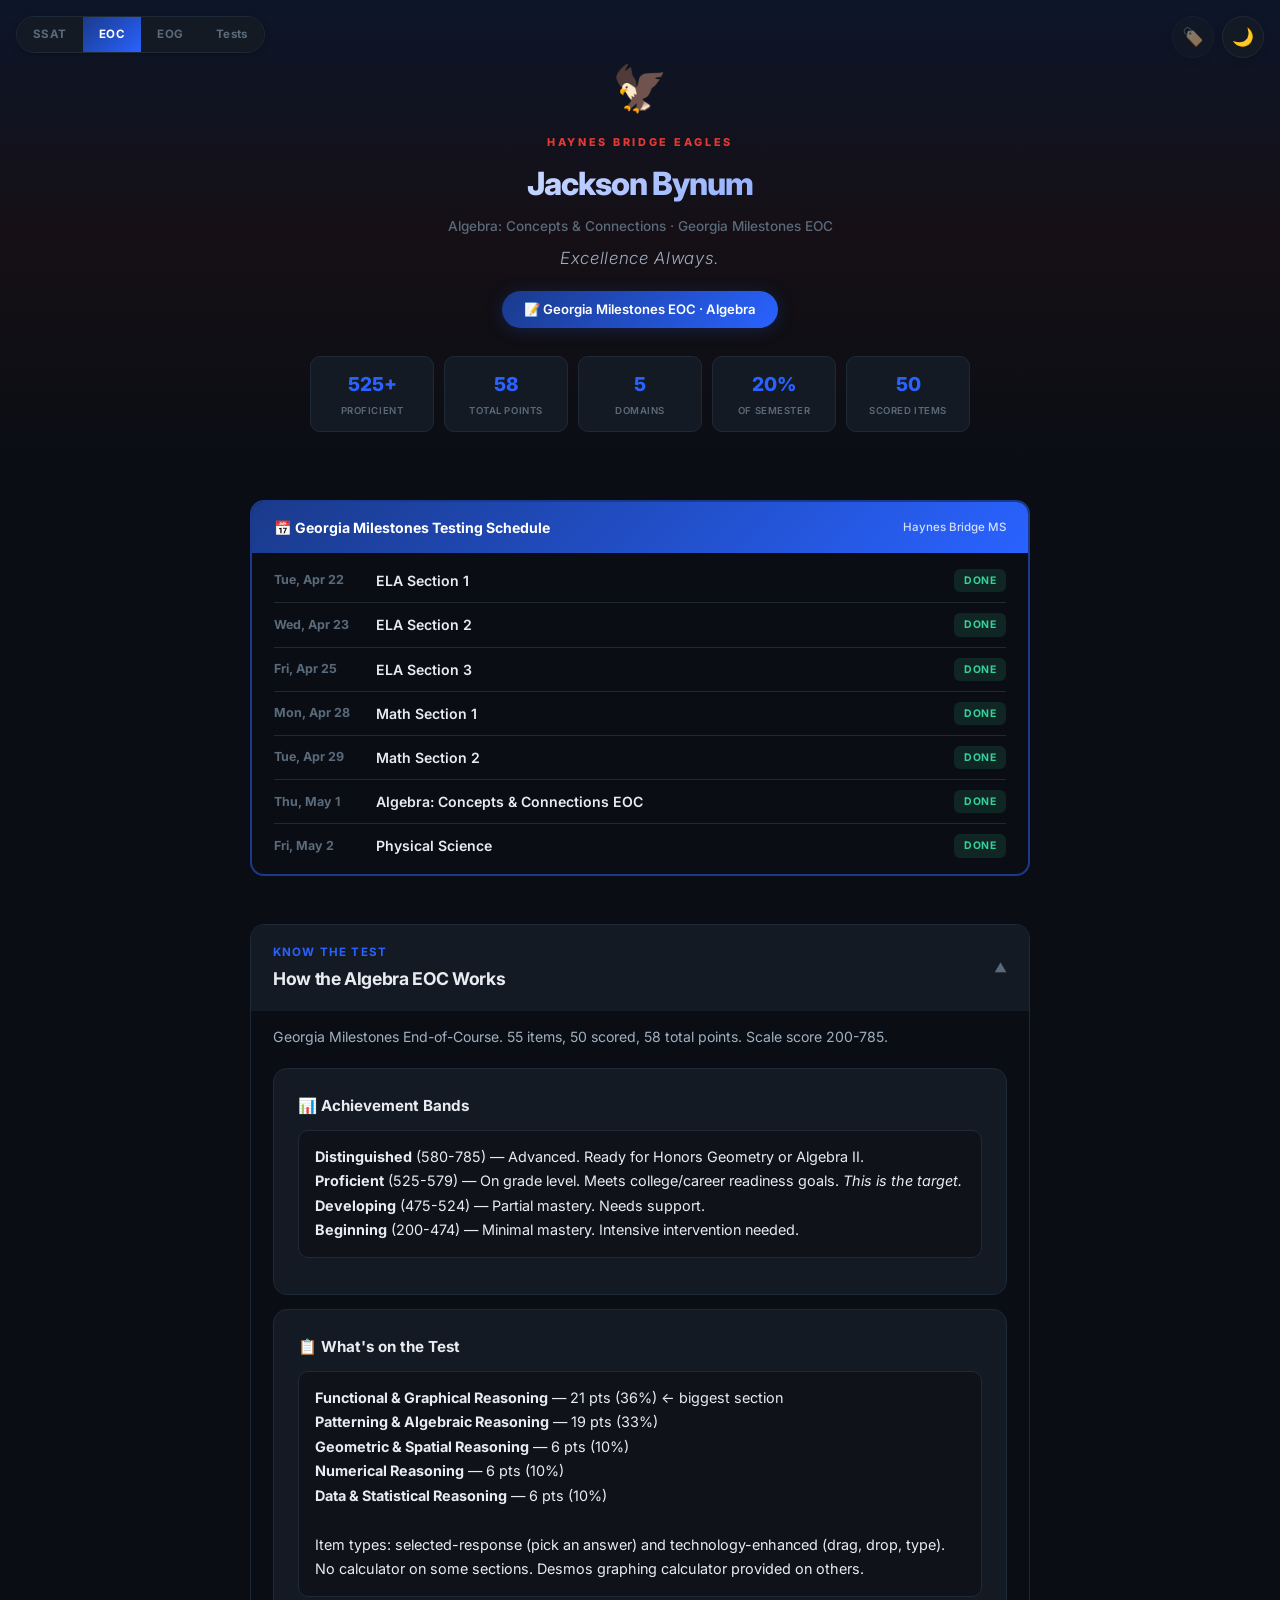
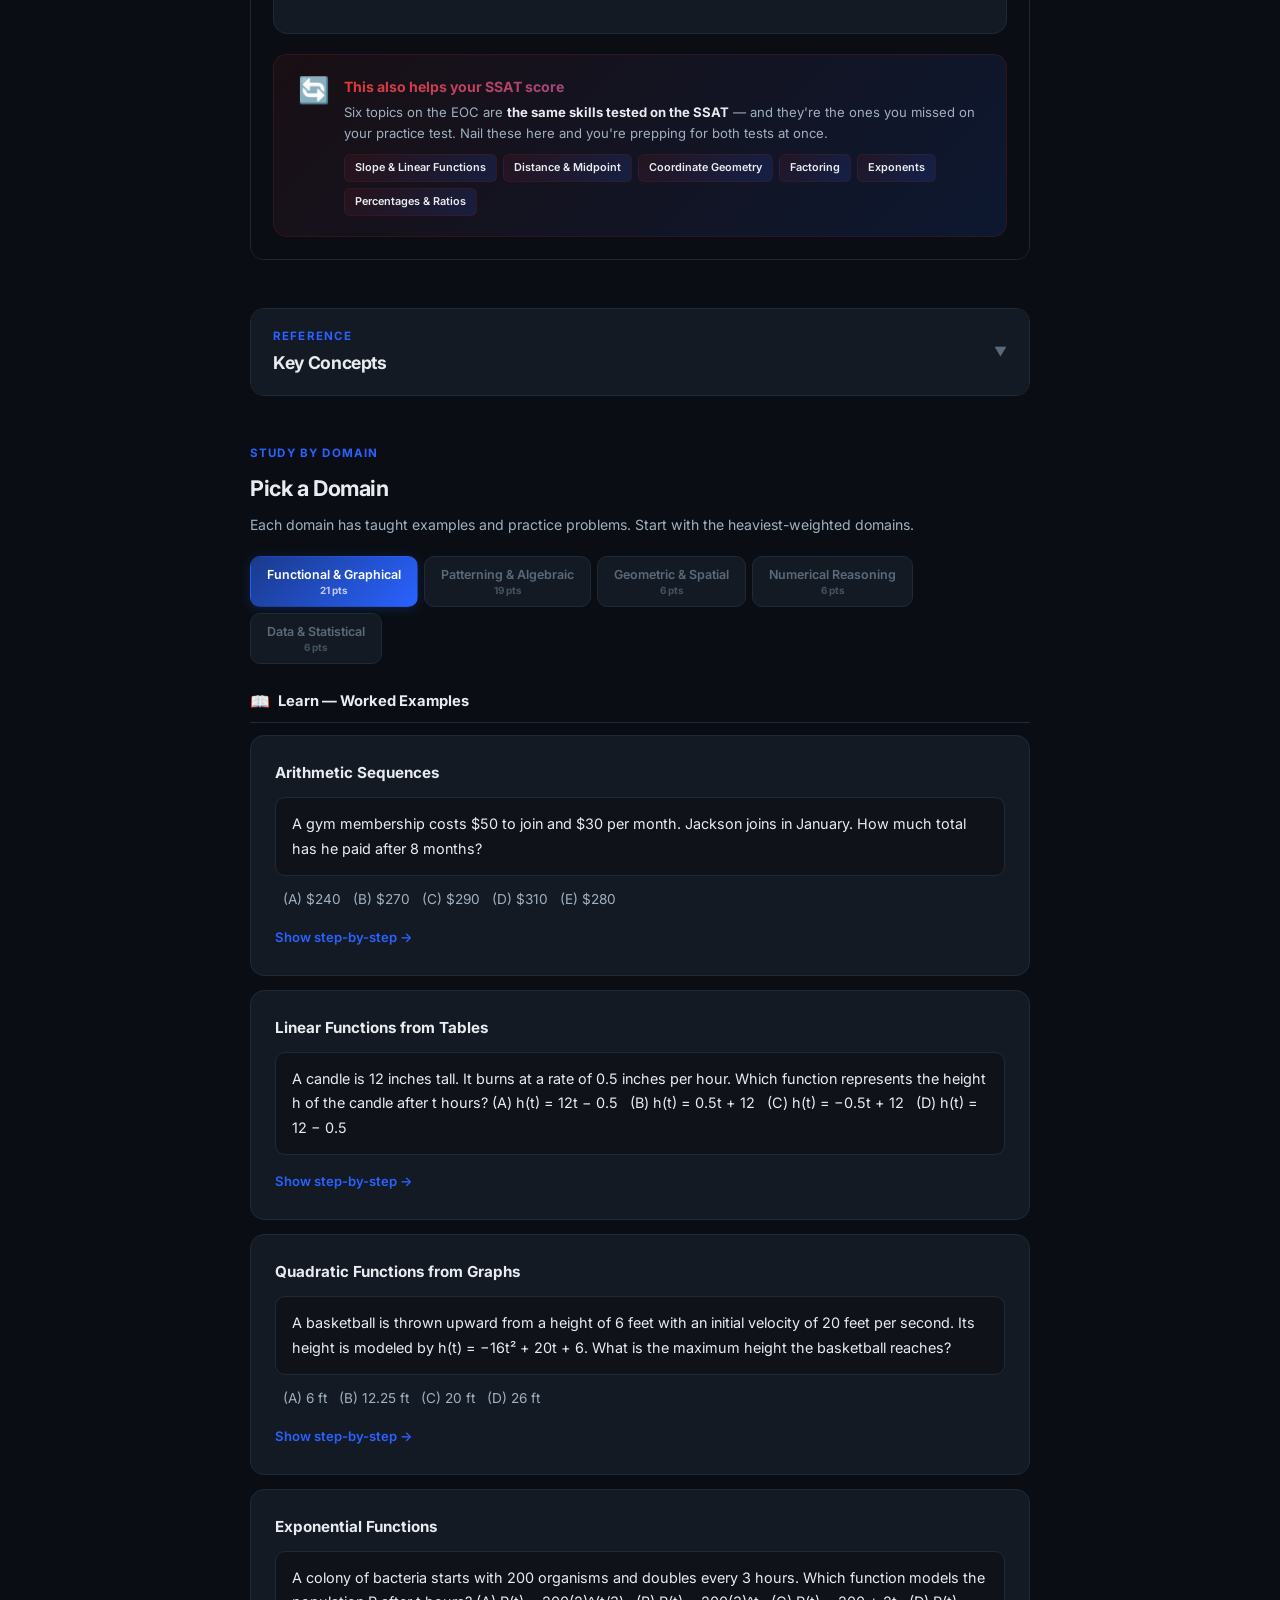
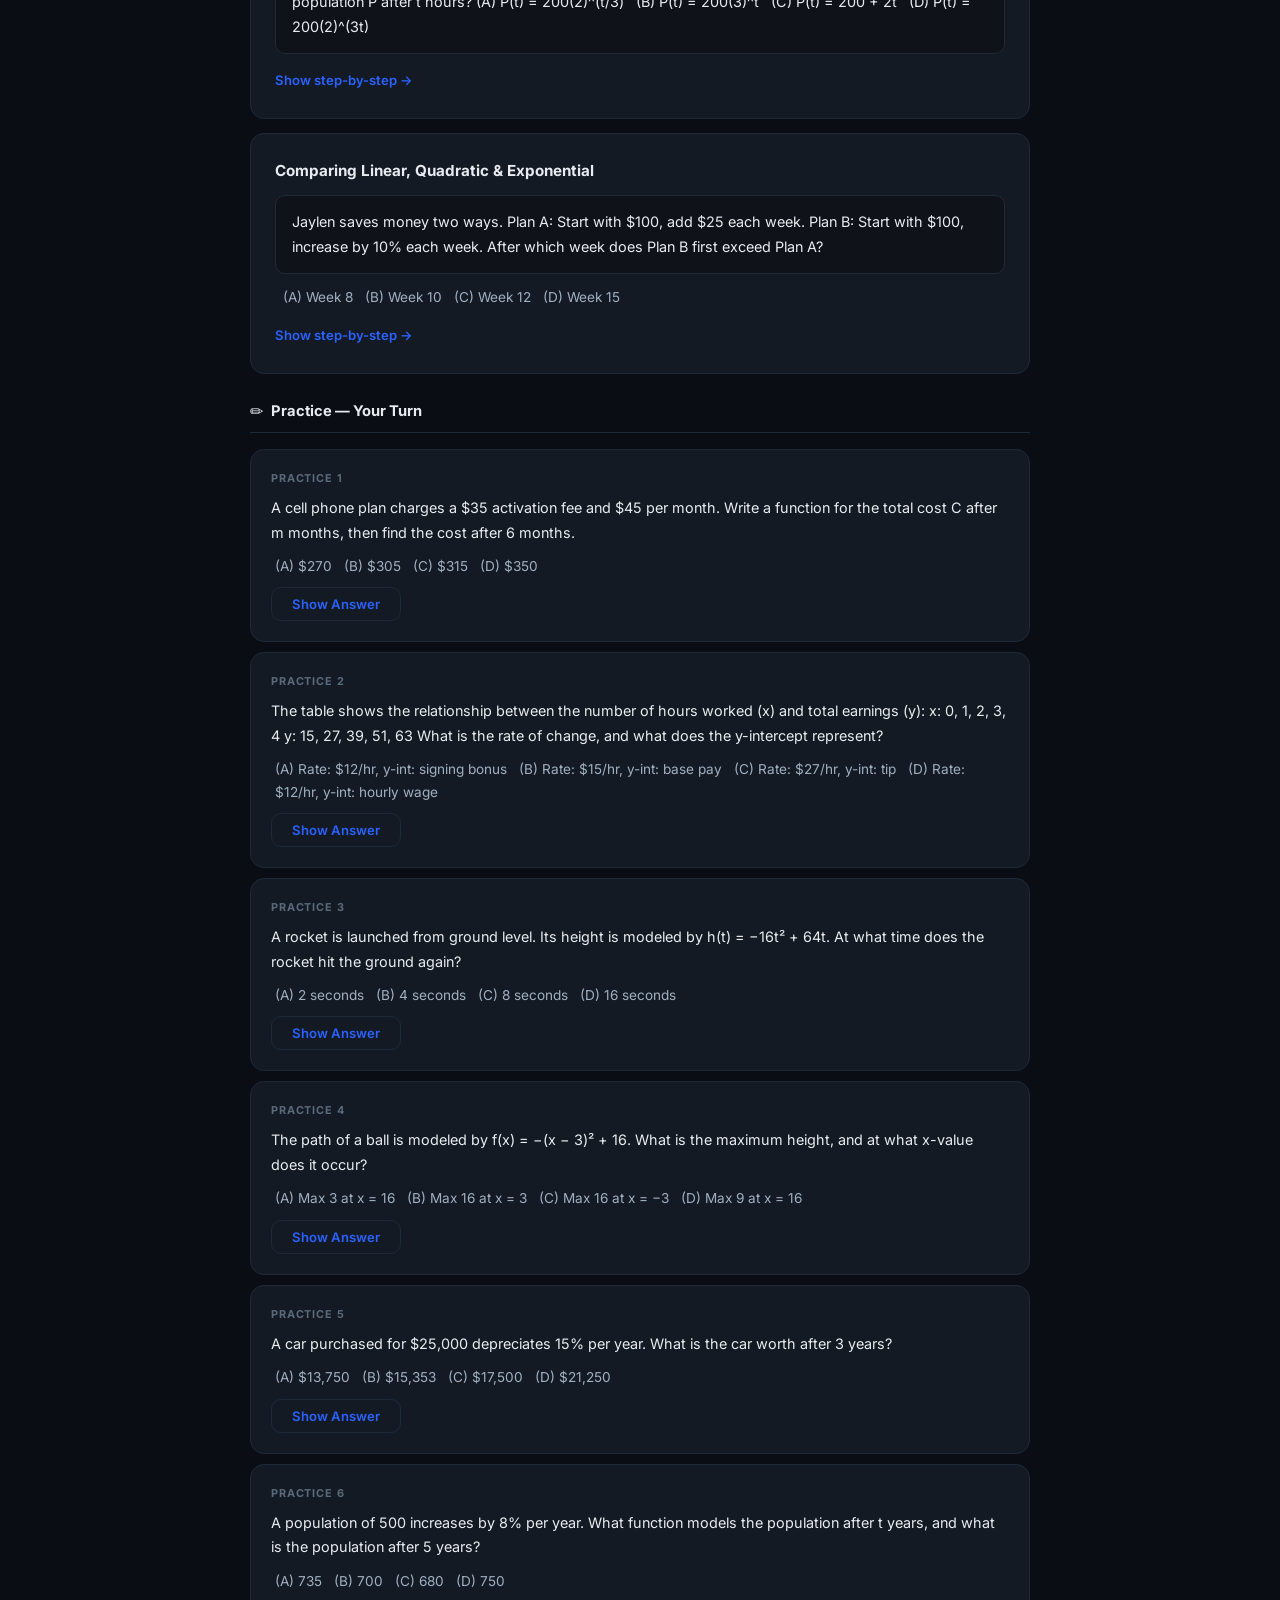
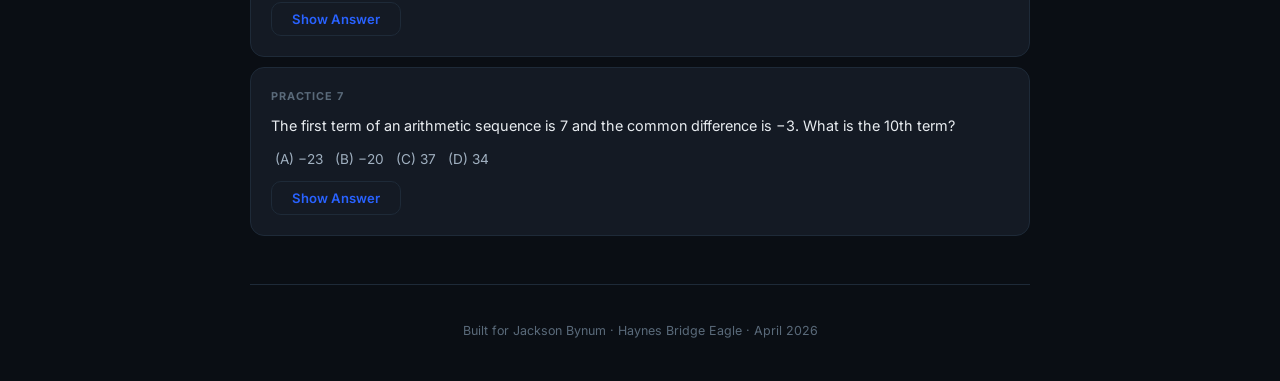
<file: eoc.html>
<!DOCTYPE html>
<html lang="en">
<head>
<meta charset="UTF-8">
<meta name="viewport" content="width=device-width, initial-scale=1.0">
<title>Jackson's EOC Prep — Algebra: Concepts &amp; Connections</title>
<link rel="preconnect" href="https://fonts.googleapis.com">
<link href="https://fonts.googleapis.com/css2?family=Inter:wght@400;500;600;700;800&display=swap" rel="stylesheet">
<style>
  :root {
    --bg: #0a0e14;
    --bg2: #0f1319;
    --card: #141a24;
    --card-hover: #1a2230;
    --accent: #1a3a8b;
    --accent-light: #2962ff;
    --accent-glow: rgba(41,98,255,0.12);
    --accent-grad: linear-gradient(135deg, #1a3a8b, #2962ff);
    --red: #c62828;
    --red-light: #e53935;
    --red-dim: rgba(198,40,40,0.12);
    --gold: #d4a843;
    --green: #34d399;
    --green-dim: rgba(52,211,153,0.12);
    --yellow: #fbbf24;
    --yellow-dim: rgba(251,191,36,0.12);
    --text: #e8ecf0;
    --text2: #a0b0c0;
    --text3: #5a6a7a;
    --border: #1e2a38;
    --border2: #2a3a4e;
    --radius: 14px;
    --radius-sm: 10px;
    --header-bg: linear-gradient(180deg, rgba(26,58,139,0.18) 0%, rgba(198,40,40,0.06) 50%, transparent 100%);
    --h1-grad: linear-gradient(135deg, #fff 20%, #2962ff);
    --btn-shadow: rgba(26,58,139,0.4);
    --btn-shadow-hover: rgba(41,98,255,0.5);
    --fc-back-bg: linear-gradient(135deg, #121825, #141a28);
    --qr-bg: linear-gradient(135deg, #0f1520, #141a24);
    --qr-border: #1e2838;
  }
  [data-theme="light"] {
    --bg: #f5f7fa;
    --bg2: #edf0f5;
    --card: #ffffff;
    --card-hover: #f8fafc;
    --accent: #1a3a8b;
    --accent-light: #2962ff;
    --accent-glow: rgba(41,98,255,0.06);
    --accent-grad: linear-gradient(135deg, #1a3a8b, #2255cc);
    --red: #c62828;
    --red-light: #e53935;
    --red-dim: rgba(198,40,40,0.08);
    --green: #059669;
    --green-dim: rgba(5,150,105,0.08);
    --yellow: #d97706;
    --yellow-dim: rgba(217,119,6,0.08);
    --text: #0f1a2a;
    --text2: #4a5a6a;
    --text3: #8a96a4;
    --border: #dde3ea;
    --border2: #c8d0da;
    --header-bg: linear-gradient(180deg, rgba(26,58,139,0.06) 0%, rgba(198,40,40,0.02) 50%, transparent 100%);
    --h1-grad: linear-gradient(135deg, #0f1a2a 20%, #1a3a8b);
    --btn-shadow: rgba(26,58,139,0.2);
    --btn-shadow-hover: rgba(26,58,139,0.3);
    --fc-back-bg: linear-gradient(135deg, #f0f4ff, #eef2fa);
    --qr-bg: linear-gradient(135deg, #f0f4ff, #f5f7fa);
    --qr-border: #d0d8e4;
  }
  * { margin: 0; padding: 0; box-sizing: border-box; }
  body {
    font-family: 'Inter', -apple-system, BlinkMacSystemFont, system-ui, sans-serif;
    background: var(--bg);
    color: var(--text);
    line-height: 1.65;
    -webkit-font-smoothing: antialiased;
  }
  .container { max-width: 820px; margin: 0 auto; padding: 0 20px; }

  /* Mode toggle */
  .mode-toggle {
    position: fixed;
    top: 16px;
    left: 16px;
    z-index: 100;
    display: flex;
    gap: 0;
    border-radius: 22px;
    overflow: hidden;
    border: 1px solid var(--border);
    box-shadow: 0 2px 8px rgba(0,0,0,0.2);
  }
  .mode-btn {
    padding: 8px 16px;
    font-size: 0.72rem;
    font-weight: 700;
    font-family: inherit;
    text-decoration: none;
    border: none;
    cursor: pointer;
    letter-spacing: 0.04em;
    transition: all 0.2s;
  }
  .mode-btn.inactive {
    background: var(--card);
    color: var(--text3);
  }
  .mode-btn.inactive:hover { color: var(--text); }
  .mode-btn.active {
    background: var(--accent-grad);
    color: #fff;
  }

  /* Theme toggle */
  .theme-toggle {
    position: fixed;
    top: 16px;
    right: 16px;
    z-index: 100;
    background: var(--card);
    border: 1px solid var(--border);
    border-radius: 50%;
    width: 42px;
    height: 42px;
    display: flex;
    align-items: center;
    justify-content: center;
    cursor: pointer;
    font-size: 1.1rem;
    transition: all 0.25s;
    box-shadow: 0 2px 8px rgba(0,0,0,0.15);
  }
  .theme-toggle:hover { border-color: var(--accent); transform: scale(1.08); }

  /* Header */
  header {
    text-align: center;
    padding: 52px 20px 36px;
    background: var(--header-bg);
  }
  .school-crest { font-size: 2.8rem; margin-bottom: 8px; }
  .school-tag {
    font-size: 0.68rem;
    font-weight: 800;
    letter-spacing: 0.25em;
    color: var(--red-light);
    margin-bottom: 6px;
  }
  header h1 {
    font-size: 2rem;
    font-weight: 800;
    letter-spacing: -0.03em;
    background: var(--h1-grad);
    -webkit-background-clip: text;
    -webkit-text-fill-color: transparent;
    background-clip: text;
  }
  header .subtitle { color: var(--text3); font-size: 0.85rem; margin-top: 4px; font-weight: 500; }
  .tagline {
    font-size: 1.05rem;
    font-weight: 300;
    font-style: italic;
    color: var(--text2);
    margin-top: 8px;
    letter-spacing: 0.04em;
  }
  .badge {
    display: inline-block;
    background: var(--accent-grad);
    color: #fff;
    padding: 8px 22px;
    border-radius: 24px;
    font-size: 0.82rem;
    font-weight: 600;
    margin-top: 18px;
    box-shadow: 0 2px 16px var(--btn-shadow);
  }
  .mission-bar {
    display: grid;
    grid-template-columns: repeat(5, 1fr);
    gap: 10px;
    margin-top: 28px;
    max-width: 660px;
    margin-left: auto;
    margin-right: auto;
  }
  @media (max-width: 600px) { .mission-bar { grid-template-columns: repeat(3, 1fr); } }
  .mission-item {
    display: flex;
    flex-direction: column;
    align-items: center;
    padding: 12px 6px;
    background: var(--card);
    border-radius: var(--radius-sm);
    border: 1px solid var(--border);
  }
  .mission-num { font-size: 1.2rem; font-weight: 800; color: var(--accent-light); }
  .mission-label { font-size: 0.6rem; font-weight: 600; text-transform: uppercase; letter-spacing: 0.06em; color: var(--text3); margin-top: 2px; text-align: center; }

  /* Sections */
  .section { margin-top: 48px; }
  .section-label {
    font-size: 0.72rem;
    font-weight: 700;
    text-transform: uppercase;
    letter-spacing: 0.1em;
    color: var(--accent-light);
    margin-bottom: 8px;
  }

  /* Collapsible sections */
  .collapsible {
    margin-top: 48px;
    border: 1px solid var(--border);
    border-radius: var(--radius);
    overflow: hidden;
  }
  .collapsible summary {
    padding: 18px 22px;
    cursor: pointer;
    list-style: none;
    display: flex;
    align-items: center;
    justify-content: space-between;
    background: var(--card);
    transition: background 0.2s;
    user-select: none;
  }
  .collapsible summary:hover { background: var(--card-hover); }
  .collapsible summary::-webkit-details-marker { display: none; }
  .collapsible summary::marker { display: none; content: ''; }
  .collapsible-head {
    display: flex;
    flex-direction: column;
    gap: 2px;
  }
  .collapsible-head .section-label { margin-bottom: 0; }
  .collapsible-head .section-title { margin-bottom: 0; font-size: 1.1rem; }
  .collapsible-arrow {
    font-size: 0.8rem;
    color: var(--text3);
    transition: transform 0.25s;
    flex-shrink: 0;
  }
  .collapsible[open] .collapsible-arrow { transform: rotate(180deg); }
  .collapsible-body {
    padding: 0 22px 22px;
    background: var(--bg);
  }
  .source-tag {
    font-size: 0.62rem;
    font-weight: 600;
    padding: 2px 8px;
    border-radius: 4px;
    background: var(--accent-glow);
    color: var(--accent-light);
    margin-left: 8px;
    vertical-align: middle;
    display: none;
  }
  body.show-sources .source-tag { display: inline; }
  .section-title { font-size: 1.35rem; font-weight: 700; letter-spacing: -0.02em; margin-bottom: 6px; }
  .section-desc { color: var(--text2); font-size: 0.88rem; margin-bottom: 20px; }

  /* Domain nav */
  .domain-nav {
    display: flex;
    flex-wrap: wrap;
    gap: 6px;
    margin-bottom: 24px;
  }
  .domain-btn {
    padding: 10px 16px;
    border-radius: var(--radius-sm);
    border: 1px solid var(--border);
    background: var(--card);
    color: var(--text3);
    cursor: pointer;
    font-size: 0.78rem;
    font-weight: 600;
    font-family: inherit;
    transition: all 0.2s;
    display: flex;
    flex-direction: column;
    align-items: center;
    gap: 2px;
  }
  .domain-btn:hover { border-color: var(--accent); color: var(--text); }
  .domain-btn.active {
    background: var(--accent-grad);
    color: #fff;
    border-color: transparent;
    box-shadow: 0 2px 12px var(--btn-shadow);
  }
  .domain-pts { font-size: 0.62rem; font-weight: 700; opacity: 0.7; }

  /* Domain sections */
  .domain-section { display: none; }
  .domain-section.active { display: block; }

  /* Teach cards */
  .teach-card {
    background: var(--card);
    border-radius: var(--radius);
    padding: 24px;
    border: 1px solid var(--border);
    margin-bottom: 14px;
  }
  .teach-card h3 {
    font-size: 0.95rem;
    font-weight: 700;
    margin-bottom: 4px;
    display: flex;
    align-items: center;
    gap: 10px;
    flex-wrap: wrap;
  }
  .teach-card .problem {
    color: var(--text);
    font-size: 0.9rem;
    margin: 12px 0;
    padding: 14px 16px;
    background: var(--bg2);
    border-radius: var(--radius-sm);
    border: 1px solid var(--border);
    line-height: 1.7;
  }
  .teach-card .choices {
    color: var(--text2);
    font-size: 0.85rem;
    margin-bottom: 12px;
    padding-left: 8px;
  }
  .step-toggle {
    background: none;
    border: none;
    color: var(--accent-light);
    font-size: 0.82rem;
    font-weight: 600;
    cursor: pointer;
    font-family: inherit;
    padding: 6px 0;
    transition: opacity 0.15s;
  }
  .step-toggle:hover { opacity: 0.7; }
  .steps {
    display: none;
    margin-top: 12px;
    padding: 16px 18px;
    background: var(--fc-back-bg);
    border-radius: var(--radius-sm);
    border: 1px solid var(--accent);
    box-shadow: 0 0 20px var(--accent-glow);
    font-size: 0.85rem;
    line-height: 1.8;
    color: var(--text2);
    white-space: pre-line;
  }
  .steps.open { display: block; }
  .steps .step-num {
    color: var(--accent-light);
    font-weight: 700;
  }
  .steps .answer {
    margin-top: 8px;
    font-weight: 700;
    color: var(--green);
  }
  .steps .tip {
    margin-top: 10px;
    padding: 10px 14px;
    background: var(--yellow-dim);
    border-radius: 8px;
    font-size: 0.82rem;
    color: var(--yellow);
    font-weight: 600;
  }

  /* Practice cards (self-test) */
  .practice-grid {
    display: flex;
    flex-direction: column;
    gap: 10px;
    margin-top: 16px;
  }
  .practice-card {
    background: var(--card);
    border-radius: var(--radius);
    padding: 20px;
    border: 1px solid var(--border);
    transition: border-color 0.2s;
  }
  .practice-card:hover { border-color: var(--border2); }
  .practice-card .p-num {
    font-size: 0.68rem;
    font-weight: 700;
    text-transform: uppercase;
    letter-spacing: 0.08em;
    color: var(--text3);
    margin-bottom: 8px;
  }
  .practice-card .p-question {
    font-size: 0.9rem;
    margin-bottom: 10px;
    line-height: 1.7;
  }
  .practice-card .p-choices {
    font-size: 0.85rem;
    color: var(--text2);
    margin-bottom: 10px;
    padding-left: 4px;
  }
  .reveal-btn {
    background: var(--card);
    border: 1px solid var(--border);
    color: var(--accent-light);
    padding: 8px 20px;
    border-radius: var(--radius-sm);
    cursor: pointer;
    font-size: 0.82rem;
    font-weight: 600;
    font-family: inherit;
    transition: all 0.15s;
  }
  .reveal-btn:hover { border-color: var(--accent); background: var(--card-hover); }
  .p-answer {
    display: none;
    margin-top: 12px;
    padding: 12px 16px;
    background: var(--green-dim);
    border-radius: var(--radius-sm);
    font-size: 0.85rem;
    line-height: 1.7;
    color: var(--text2);
    white-space: pre-line;
  }
  .p-answer.open { display: block; }
  .p-answer strong { color: var(--green); }

  /* Subsection headers */
  .sub-header {
    font-size: 0.92rem;
    font-weight: 700;
    color: var(--text);
    margin: 24px 0 12px;
    padding-bottom: 8px;
    border-bottom: 1px solid var(--border);
    display: flex;
    align-items: center;
    gap: 8px;
  }
  .sub-icon { font-size: 1rem; }

  /* Concept links */
  .concept-link {
    color: var(--accent-light);
    text-decoration: none;
    font-weight: 600;
    border-bottom: 1px dashed var(--accent-light);
    cursor: pointer;
    transition: opacity 0.15s;
  }
  .concept-link:hover { opacity: 0.7; }

  /* Key concepts reference section */
  .concept-card {
    background: var(--card);
    border-radius: var(--radius);
    padding: 20px 22px;
    border: 1px solid var(--border);
    margin-bottom: 10px;
    scroll-margin-top: 80px;
  }
  .concept-card h4 {
    font-size: 0.9rem;
    font-weight: 700;
    color: var(--accent-light);
    margin-bottom: 8px;
  }
  .concept-card .concept-formula {
    font-family: 'SF Mono', 'Fira Code', 'Consolas', monospace;
    font-size: 0.95rem;
    color: var(--yellow);
    margin-bottom: 8px;
    line-height: 1.5;
  }
  .concept-card .concept-explain {
    font-size: 0.85rem;
    color: var(--text2);
    line-height: 1.65;
    white-space: pre-line;
  }
  .concept-card .concept-explain strong { color: var(--text); }
  .concept-card .concept-external {
    display: inline-block;
    margin-top: 8px;
    font-size: 0.78rem;
    color: var(--accent-light);
    text-decoration: none;
    font-weight: 500;
  }
  .concept-card .concept-external:hover { text-decoration: underline; }
  .concept-trylinks {
    margin-top: 10px;
    padding-top: 10px;
    border-top: 1px solid var(--border);
    font-size: 0.78rem;
    color: var(--text3);
  }
  .concept-trylinks strong { color: var(--text2); font-weight: 600; }
  .concept-trylink {
    color: var(--accent-light);
    text-decoration: none;
    font-weight: 500;
    cursor: pointer;
  }
  .concept-trylink:hover { text-decoration: underline; }

  /* Footer */
  footer {
    text-align: center;
    padding: 36px 0 40px;
    color: var(--text3);
    font-size: 0.78rem;
    margin-top: 48px;
    border-top: 1px solid var(--border);
  }

  /* Smooth transitions */
  body, .teach-card, .practice-card, .domain-btn, header, .theme-toggle,
  .badge, .mission-item, .mode-btn {
    transition: background 0.3s, color 0.3s, border-color 0.3s, box-shadow 0.3s;
  }

  [data-theme="light"] .teach-card,
  [data-theme="light"] .practice-card {
    box-shadow: 0 1px 3px rgba(0,0,0,0.06);
  }
  [data-theme="light"] .theme-toggle {
    box-shadow: 0 2px 8px rgba(0,0,0,0.08);
  }

  /* Overlap callout */
  .overlap-callout {
    margin-top: 20px;
    padding: 20px 24px;
    border-radius: var(--radius);
    background: linear-gradient(135deg, rgba(139,26,26,0.12), rgba(41,98,255,0.12));
    border: 1px solid rgba(139,26,26,0.25);
    display: flex;
    align-items: flex-start;
    gap: 14px;
  }
  .overlap-icon {
    font-size: 1.6rem;
    flex-shrink: 0;
    line-height: 1;
    margin-top: 2px;
  }
  .overlap-content { flex: 1; }
  .overlap-title {
    font-size: 0.88rem;
    font-weight: 700;
    margin-bottom: 4px;
    background: linear-gradient(135deg, #e53935, #2962ff);
    -webkit-background-clip: text;
    -webkit-text-fill-color: transparent;
    background-clip: text;
  }
  .overlap-text {
    font-size: 0.82rem;
    color: var(--text2);
    line-height: 1.6;
  }
  .overlap-text strong { color: var(--text); }
  .overlap-topics {
    display: flex;
    flex-wrap: wrap;
    gap: 6px;
    margin-top: 10px;
  }
  .overlap-chip {
    font-size: 0.68rem;
    font-weight: 600;
    padding: 4px 10px;
    border-radius: 6px;
    background: linear-gradient(135deg, rgba(139,26,26,0.15), rgba(41,98,255,0.15));
    color: var(--text);
    border: 1px solid rgba(139,26,26,0.2);
    text-decoration: none;
    cursor: pointer;
    transition: all 0.15s;
  }
  .overlap-chip:hover {
    border-color: var(--accent-light);
    background: linear-gradient(135deg, rgba(139,26,26,0.25), rgba(41,98,255,0.25));
  }

  /* Testing schedule */
  .test-schedule {
    margin-top: 32px;
    border: 2px solid var(--accent);
    border-radius: var(--radius);
    overflow: hidden;
  }
  .test-schedule-header {
    background: var(--accent-grad);
    color: #fff;
    padding: 14px 22px;
    font-size: 0.88rem;
    font-weight: 700;
    display: flex;
    justify-content: space-between;
    align-items: center;
  }
  .test-schedule-header .ts-title { display: flex; align-items: center; gap: 8px; }
  .test-schedule-body { padding: 6px 10px; }
  .ts-row {
    display: flex;
    align-items: center;
    padding: 10px 12px;
    border-radius: var(--radius-sm);
    gap: 12px;
    transition: background 0.15s;
  }
  .ts-row:hover { background: var(--card-hover); }
  .ts-date {
    min-width: 90px;
    font-size: 0.78rem;
    font-weight: 700;
    color: var(--text3);
  }
  .ts-subject {
    flex: 1;
    font-size: 0.88rem;
    font-weight: 600;
    color: var(--text);
  }
  .ts-tag {
    font-size: 0.65rem;
    font-weight: 700;
    padding: 3px 10px;
    border-radius: 6px;
    text-transform: uppercase;
    letter-spacing: 0.04em;
    white-space: nowrap;
  }
  .ts-done { background: var(--green-dim); color: var(--green); }
  .ts-today { background: var(--red-dim); color: var(--red-light); }
  .ts-upcoming { background: var(--accent-glow); color: var(--accent-light); }
  .ts-algebra {
    background: var(--yellow-dim);
    color: var(--yellow);
    font-size: 0.7rem;
    padding: 3px 12px;
    border: 1px solid rgba(251,191,36,0.3);
  }
  .ts-divider {
    height: 1px;
    background: var(--border);
    margin: 0 12px;
  }
</style>
</head>
<body>

<div class="mode-toggle">
  <a class="mode-btn inactive" href="index.html">SSAT</a>
  <span class="mode-btn active">EOC</span>
  <a class="mode-btn inactive" href="eog.html">EOG</a>
  <a class="mode-btn inactive" href="tests.html">Tests</a>
</div>
<button class="theme-toggle" style="right:66px" onclick="toggleSources()" aria-label="Toggle source labels" id="source-toggle" title="Show source labels">🏷️</button>
<button class="theme-toggle" onclick="toggleTheme()" aria-label="Toggle light/dark mode">🌙</button>

<header>
  <div class="school-crest">🦅</div>
  <p class="school-tag">HAYNES BRIDGE EAGLES</p>
  <h1>Jackson Bynum</h1>
  <p class="subtitle">Algebra: Concepts &amp; Connections &middot; Georgia Milestones EOC</p>
  <div class="tagline">Excellence Always.</div>
  <div class="badge">📝 Georgia Milestones EOC &middot; Algebra</div>
  <div class="mission-bar">
    <div class="mission-item"><span class="mission-num">525+</span><span class="mission-label">Proficient</span></div>
    <div class="mission-item"><span class="mission-num">58</span><span class="mission-label">Total Points</span></div>
    <div class="mission-item"><span class="mission-num">5</span><span class="mission-label">Domains</span></div>
    <div class="mission-item"><span class="mission-num">20%</span><span class="mission-label">of Semester</span></div>
    <div class="mission-item"><span class="mission-num">50</span><span class="mission-label">Scored Items</span></div>
  </div>
</header>

<div class="container">

  <!-- TESTING SCHEDULE -->
  <div class="test-schedule">
    <div class="test-schedule-header">
      <div class="ts-title">📅 Georgia Milestones Testing Schedule</div>
      <span style="font-size:0.72rem;font-weight:500;opacity:0.8">Haynes Bridge MS</span>
    </div>
    <div class="test-schedule-body" id="ts-body">
      <div class="ts-row"><span class="ts-date">Tue, Apr 22</span><span class="ts-subject">ELA Section 1</span><span class="ts-tag" id="ts-0">upcoming</span></div>
      <div class="ts-divider"></div>
      <div class="ts-row"><span class="ts-date">Wed, Apr 23</span><span class="ts-subject">ELA Section 2</span><span class="ts-tag" id="ts-1">upcoming</span></div>
      <div class="ts-divider"></div>
      <div class="ts-row"><span class="ts-date">Fri, Apr 25</span><span class="ts-subject">ELA Section 3</span><span class="ts-tag" id="ts-2">upcoming</span></div>
      <div class="ts-divider"></div>
      <div class="ts-row"><span class="ts-date">Mon, Apr 28</span><span class="ts-subject">Math Section 1</span><span class="ts-tag" id="ts-3">upcoming</span></div>
      <div class="ts-divider"></div>
      <div class="ts-row"><span class="ts-date">Tue, Apr 29</span><span class="ts-subject">Math Section 2</span><span class="ts-tag" id="ts-4">upcoming</span></div>
      <div class="ts-divider"></div>
      <div class="ts-row"><span class="ts-date">Thu, May 1</span><span class="ts-subject">Algebra: Concepts &amp; Connections EOC</span><span class="ts-tag ts-algebra" id="ts-5">this is the big one</span></div>
      <div class="ts-divider"></div>
      <div class="ts-row"><span class="ts-date">Fri, May 2</span><span class="ts-subject">Physical Science</span><span class="ts-tag" id="ts-6">upcoming</span></div>
    </div>
  </div>

  <!-- HOW THE EOC WORKS -->
  <details class="collapsible" open>
    <summary>
      <div class="collapsible-head">
        <div class="section-label">Know the Test</div>
        <div class="section-title">How the Algebra EOC Works</div>
      </div>
      <span class="collapsible-arrow">▼</span>
    </summary>
    <div class="collapsible-body">
    <p class="section-desc" style="margin-top:14px">Georgia Milestones End-of-Course. 55 items, 50 scored, 58 total points. Scale score 200-785.</p>
    <div class="teach-card">
      <h3>📊 Achievement Bands</h3>
      <div class="problem" style="white-space: pre-line;"><strong>Distinguished</strong> (580-785) — Advanced. Ready for Honors Geometry or Algebra II.
<strong>Proficient</strong> (525-579) — On grade level. Meets college/career readiness goals. <em>This is the target.</em>
<strong>Developing</strong> (475-524) — Partial mastery. Needs support.
<strong>Beginning</strong> (200-474) — Minimal mastery. Intensive intervention needed.</div>
    </div>
    <div class="teach-card">
      <h3>📋 What's on the Test</h3>
      <div class="problem" style="white-space: pre-line;"><strong>Functional &amp; Graphical Reasoning</strong> — 21 pts (36%) ← biggest section
<strong>Patterning &amp; Algebraic Reasoning</strong> — 19 pts (33%)
<strong>Geometric &amp; Spatial Reasoning</strong> — 6 pts (10%)
<strong>Numerical Reasoning</strong> — 6 pts (10%)
<strong>Data &amp; Statistical Reasoning</strong> — 6 pts (10%)

Item types: selected-response (pick an answer) and technology-enhanced (drag, drop, type).
No calculator on some sections. Desmos graphing calculator provided on others.</div>
    </div>

    <div class="overlap-callout">
      <div class="overlap-icon">🔄</div>
      <div class="overlap-content">
        <div class="overlap-title">This also helps your SSAT score</div>
        <div class="overlap-text">Six topics on the EOC are <strong>the same skills tested on the SSAT</strong> — and they're the ones you missed on your practice test. Nail these here and you're prepping for both tests at once.</div>
        <div class="overlap-topics">
          <a class="overlap-chip" href="#slope-intercept">Slope &amp; Linear Functions</a>
          <a class="overlap-chip" href="#distance-formula">Distance &amp; Midpoint</a>
          <a class="overlap-chip" href="#distance-formula">Coordinate Geometry</a>
          <a class="overlap-chip" href="#factoring">Factoring</a>
          <a class="overlap-chip" href="#exponential-form">Exponents</a>
          <a class="overlap-chip" href="#slope-intercept">Percentages &amp; Ratios</a>
        </div>
      </div>
    </div>
    </div>
  </details>

  <!-- KEY CONCEPTS REFERENCE -->
  <details class="collapsible" id="concepts">
    <summary>
      <div class="collapsible-head">
        <div class="section-label">Reference</div>
        <div class="section-title">Key Concepts</div>
      </div>
      <span class="collapsible-arrow">▼</span>
    </summary>
    <div class="collapsible-body">
    <p class="section-desc" style="margin-top:14px">Quick reference for the building blocks. Answers link here when a concept comes up.</p>

    <div class="concept-card" id="vertex-form">
      <h4>Vertex Form — Finding the Highest or Lowest Point</h4>
      <div class="concept-formula">f(x) = a(x − h)² + k</div>
      <div class="concept-explain">Think of throwing a basketball in the air. It goes up, hits a peak, and comes back down. That peak is the <strong>vertex</strong> — the turning point.

This formula tells you exactly where that turning point is. The number after the minus sign inside the parentheses is <strong>how far over</strong> (h). The number at the end is <strong>how high</strong> (k). So <strong>(h, k) is the peak</strong>.

Example: f(x) = −(x − 3)² + 16. The peak is at x = 3, height = 16, so the vertex is (3, 16).

One more thing: if there's a <strong>negative sign in front</strong> (like the − here), the curve opens downward like an upside-down U, and the vertex is the <strong>highest point</strong>. If it's positive, the curve opens upward like a U, and the vertex is the <strong>lowest point</strong>.

<em>On the test, they call this "vertex form." You'll see it when they ask for the maximum height or the minimum value.</em></div>
      <a class="concept-external" href="https://www.youtube.com/watch?v=SGUP6BkA870" target="_blank">📺 Quadratics Top 10 Must Knows →</a>
      <div class="concept-trylinks"><strong>Try these:</strong> <a class="concept-trylink" onclick="goToQ('fgr','q-fgr-t3')">Basketball max height (worked)</a> · <a class="concept-trylink" onclick="goToQ('fgr','q-fgr-p4')">Ball path — find the peak</a></div>
    </div>

    <div class="concept-card" id="standard-form">
      <h4>Standard Form — When the Equation Looks Different</h4>
      <div class="concept-formula">f(x) = ax² + bx + c</div>
      <div class="concept-explain">Sometimes the equation isn't written in the nice vertex form above. Instead it looks like this: f(x) = −16x² + 20x + 6. That's <strong>standard form</strong>.

<strong>How to find a, b, and c:</strong> Look at the equation and match the pieces:
  <strong>a</strong> = the number in front of x² (including the sign). Here, <strong>a = −16</strong>.
  <strong>b</strong> = the number in front of x (just x, not x²). Here, <strong>b = 20</strong>.
  <strong>c</strong> = the number by itself with no x at all. Here, <strong>c = 6</strong>.

That's it — a is with x², b is with x, c is alone. The letters always go in that order.

<strong>Finding the turning point (vertex):</strong>
<strong>1.</strong> Plug a and b into: <strong>x = −b ÷ (2 × a)</strong>.
   x = −20 ÷ (2 × −16) = −20 ÷ −32 = 0.625
<strong>2.</strong> Plug that x back into the original equation to get the height.

<strong>What c tells you:</strong> c is the starting value — the height when x = 0 (before anything happens). In a ball-throwing problem, c = 6 means the ball started 6 feet off the ground.

<em>On the test: if the equation has ax² + bx + c and they ask for the maximum or minimum, find a, b, and c first, then use x = −b/(2a).</em></div>
      <a class="concept-external" href="https://www.youtube.com/watch?v=SGUP6BkA870" target="_blank">📺 Quadratics Top 10 Must Knows →</a>
      <div class="concept-trylinks"><strong>Try these:</strong> <a class="concept-trylink" onclick="goToQ('fgr','q-fgr-t3')">Basketball max height (worked)</a> · <a class="concept-trylink" onclick="goToQ('fgr','q-fgr-p3')">Rocket — when does it land?</a></div>
    </div>

    <div class="concept-card" id="slope-intercept">
      <h4>Slope-Intercept — The Straight Line Formula</h4>
      <div class="concept-formula">y = mx + b</div>
      <div class="concept-explain">This is the formula for any straight line. Two things control it:

<strong>m is the slope</strong> — how steep the line is. Think of it as "for every 1 step to the right, how much does the line go up or down?" Positive = going uphill. Negative = going downhill. Zero = flat.

<strong>b is the starting point</strong> — where the line is when x = 0. In word problems, this is usually a one-time fee, a starting amount, or an initial value.

Example: A gym charges $30/month with a $50 sign-up fee → y = 30x + 50. The slope is 30 (costs $30 per month) and b is 50 (the fee you pay once).

<em>On the test, they call b the "y-intercept." They'll ask things like "what does the slope represent?" or "what does the y-intercept mean in this situation?" Always answer using the words from the problem — dollars, hours, points — not just numbers.</em></div>
      <a class="concept-external" href="https://www.youtube.com/watch?v=Azh3iWkexNA" target="_blank">📺 Math with Mr. J: Slope — A Beginner's Guide →</a>
      <div class="concept-trylinks"><strong>Try these:</strong> <a class="concept-trylink" onclick="goToQ('fgr','q-fgr-t1')">Gym membership (worked)</a> · <a class="concept-trylink" onclick="goToQ('fgr','q-fgr-t2')">Burning candle (worked)</a> · <a class="concept-trylink" onclick="goToQ('fgr','q-fgr-p1')">Cell phone plan</a> · <a class="concept-trylink" onclick="goToQ('fgr','q-fgr-p2')">Earnings table</a></div>
    </div>

    <div class="concept-card" id="exponential-form">
      <h4>Exponential Growth &amp; Decay — Things That Multiply</h4>
      <div class="concept-formula">f(t) = a · b^t</div>
      <div class="concept-explain">Some things don't grow by the same amount each time — they grow by the same <strong>percentage</strong>. A bank account earning interest. A population doubling. A car losing value. These are all exponential.

<strong>a</strong> = what you start with (the initial amount).
<strong>b</strong> = what you multiply by each time period:
  — "Doubles" → b = 2
  — "Grows by 10%" → b = 1.10 (you keep the original 100% plus 10% more)
  — "Loses 20%" → b = 0.80 (you keep 80% of what's left)
  — "Cut in half" → b = 0.5
<strong>t</strong> = how many time periods have passed.

The key difference from a straight line: with a line, you <strong>add</strong> the same amount each time. With exponential, you <strong>multiply</strong>. That's why exponential growth eventually gets way bigger than linear growth.

<em>On the test: if the problem says "doubles," "triples," "half-life," "depreciates," or "percent increase/decrease," it's exponential.</em></div>
      <a class="concept-external" href="https://www.youtube.com/watch?v=nuDz3O3yZOA" target="_blank">📺 Math with Mr. J: Exponents →</a>
      <div class="concept-trylinks"><strong>Try these:</strong> <a class="concept-trylink" onclick="goToQ('fgr','q-fgr-t4')">Bacteria doubling (worked)</a> · <a class="concept-trylink" onclick="goToQ('fgr','q-fgr-p5')">Car depreciation</a> · <a class="concept-trylink" onclick="goToQ('fgr','q-fgr-p6')">Population growth</a> · <a class="concept-trylink" onclick="goToQ('par','q-par-t4')">Compound interest (worked)</a> · <a class="concept-trylink" onclick="goToQ('par','q-par-p4')">Half-life</a></div>
    </div>

    <div class="concept-card" id="factoring">
      <h4>Factoring — Breaking an Expression Apart</h4>
      <div class="concept-formula">x² + bx + c = (x + p)(x + q)</div>
      <div class="concept-explain">Factoring is like reverse multiplication. If someone tells you 3 × 4 = 12, factoring is looking at 12 and figuring out it came from 3 × 4.

With quadratics like x² + 7x + 12, you need to find two numbers that:
<strong>1.</strong> <strong>Multiply</strong> to the last number (12)
<strong>2.</strong> <strong>Add up</strong> to the middle number (7)

What two numbers multiply to 12 and add to 7? That's 3 and 4.
So x² + 7x + 12 = (x + 3)(x + 4).

To <strong>solve</strong> an equation like x² + 7x + 12 = 0, factor it, then set each piece equal to zero:
(x + 3) = 0 → x = −3
(x + 4) = 0 → x = −4

Always check your answer by multiplying it back out (FOIL) to make sure you get the original.

<em>On the test: factoring shows up in word problems about area, projectile motion ("when does it hit the ground?"), and anytime they ask you to "solve" a quadratic.</em></div>
      <a class="concept-external" href="https://www.youtube.com/@MathwithMrJ/search?query=factoring" target="_blank">📺 Math with Mr. J: Factoring videos →</a>
      <div class="concept-trylinks"><strong>Try these:</strong> <a class="concept-trylink" onclick="goToQ('par','q-par-t2')">Garden area (worked)</a> · <a class="concept-trylink" onclick="goToQ('par','q-par-t3')">Ball kicked — when does it land? (worked)</a> · <a class="concept-trylink" onclick="goToQ('par','q-par-p2')">Solve x² − 5x − 14 = 0</a> · <a class="concept-trylink" onclick="goToQ('par','q-par-p6')">Solve 2x² + 3x − 5 = 0</a></div>
    </div>

    <div class="concept-card" id="distance-formula">
      <h4>Distance Formula — How Far Apart Are Two Points?</h4>
      <div class="concept-formula">d = √[(x₂ − x₁)² + (y₂ − y₁)²]</div>
      <div class="concept-explain">If you have two points on a graph and you want to know the straight-line distance between them, here's what you do:

<strong>1.</strong> Subtract the two x-values. That's the horizontal gap.
<strong>2.</strong> Subtract the two y-values. That's the vertical gap.
<strong>3.</strong> Square both of those numbers (multiply each by itself).
<strong>4.</strong> Add them together.
<strong>5.</strong> Take the square root of the result.

That's it. It's really just the Pythagorean theorem (a² + b² = c²) — the two gaps are the legs of a right triangle, and the distance is the hypotenuse.

Shortcut: memorize these common combos so you don't have to calculate every time:
  3 and 4 → distance = 5
  5 and 12 → distance = 13
  6 and 8 → distance = 10
  8 and 15 → distance = 17

<em>On the test: "how far apart," "what is the length of segment AB," or "find the distance between" → use this formula.</em></div>
      <a class="concept-external" href="https://www.youtube.com/@MathwithMrJ/search?query=distance+formula" target="_blank">📺 Math with Mr. J: Distance Formula →</a>
      <div class="concept-trylinks"><strong>Try these:</strong> <a class="concept-trylink" onclick="goToQ('gsr','q-gsr-t1')">Two friends on a grid (worked)</a> · <a class="concept-trylink" onclick="goToQ('gsr','q-gsr-t2')">Signal booster midpoint (worked)</a> · <a class="concept-trylink" onclick="goToQ('gsr','q-gsr-p2')">Distance between two points</a></div>
    </div>

    <div class="concept-card" id="radicals">
      <h4>Simplifying Radicals — Cleaning Up Square Roots</h4>
      <div class="concept-formula">√(a × b) = √a × √b</div>
      <div class="concept-explain">When you see something like √72, the test wants you to simplify it — write it in a cleaner way.

Here's how: find the <strong>biggest perfect square</strong> hiding inside the number.

Perfect squares are numbers like 4, 9, 16, 25, 36, 49, 64, 81, 100 — numbers that come from multiplying something by itself (6 × 6 = 36).

<strong>Example:</strong> √72
Ask: what's the biggest perfect square that goes into 72? That's 36, because 36 × 2 = 72.
Split it: √72 = √(36 × 2) = √36 × √2 = 6√2. Done.

<strong>Adding radicals:</strong> You can only add them if the number under the √ is the same.
3√5 + 2√5 = 5√5 ✓ (same as 3x + 2x = 5x)
3√5 + 2√3 = can't combine ✗ (different numbers under the √)

<em>On the test: they'll ask you to "simplify" or give you two radicals to add. Always simplify each one first, then see if they match.</em></div>
      <a class="concept-external" href="https://www.youtube.com/watch?v=GjiA0nGYlLM" target="_blank">📺 Math with Mr. J: Simplifying Square Roots →</a>
      <div class="concept-trylinks"><strong>Try these:</strong> <a class="concept-trylink" onclick="goToQ('nr','q-nr-t1')">Simplify √72 (worked)</a> · <a class="concept-trylink" onclick="goToQ('nr','q-nr-p1')">Simplify √200</a> · <a class="concept-trylink" onclick="goToQ('nr','q-nr-p2')">Add √18 + √32</a> · <a class="concept-trylink" onclick="goToQ('nr','q-nr-p3')">Multiply radicals</a></div>
    </div>

    <div class="concept-card" id="line-of-best-fit">
      <h4>Line of Best Fit — Drawing a Line Through Messy Data</h4>
      <div class="concept-formula">y = mx + b (fitted to a scatter plot)</div>
      <div class="concept-explain">When you collect real-world data (like hours studied vs. test scores), the dots on the graph don't make a perfect line. A <strong>line of best fit</strong> is the straight line that comes closest to all the dots. It lets you make predictions.

The line has the same y = mx + b structure:
<strong>Slope (m)</strong> = what changes and by how much. "For every extra hour of sleep, the test score goes up 4 points." That 4 is the slope.
<strong>Y-intercept (b)</strong> = the prediction when x is zero. "A student who studies 0 hours would score about 55." That 55 is b. (It might not be realistic, but it's where the line crosses the y-axis.)

Two vocab words they'll test you on:
<strong>Interpolation</strong> = predicting within your data range. If your data goes from x = 2 to x = 10, predicting at x = 6 is interpolation. This is reliable.
<strong>Extrapolation</strong> = predicting outside your data range. Predicting at x = 20 is extrapolation. This is risky because the pattern might not hold.

<em>On the test: they'll give you the equation and ask "what does the slope mean?" or "predict y when x = ___." Always answer in the real-world terms from the problem.</em></div>
      <a class="concept-external" href="https://www.youtube.com/watch?v=e3uY2LraXts" target="_blank">📺 Math with Mr. J: Mean, Median, Mode, and Range →</a>
      <div class="concept-trylinks"><strong>Try these:</strong> <a class="concept-trylink" onclick="goToQ('dsr','q-dsr-t1')">Predict a test score (worked)</a> · <a class="concept-trylink" onclick="goToQ('dsr','q-dsr-t3')">Sleep vs. scores (worked)</a> · <a class="concept-trylink" onclick="goToQ('dsr','q-dsr-p1')">Absences vs. grade</a> · <a class="concept-trylink" onclick="goToQ('dsr','q-dsr-p3')">Interpolation or extrapolation?</a></div>
    </div>
    </div>
  </details>

  <!-- DOMAIN NAVIGATION -->
  <div class="section">
    <div class="section-label">Study by Domain</div>
    <div class="section-title">Pick a Domain</div>
    <p class="section-desc">Each domain has taught examples and practice problems. Start with the heaviest-weighted domains.</p>

    <div class="domain-nav" id="domain-nav">
      <button class="domain-btn active" data-domain="fgr" onclick="switchDomain('fgr',this)">Functional &amp; Graphical<span class="domain-pts">21 pts</span></button>
      <button class="domain-btn" data-domain="par" onclick="switchDomain('par',this)">Patterning &amp; Algebraic<span class="domain-pts">19 pts</span></button>
      <button class="domain-btn" data-domain="gsr" onclick="switchDomain('gsr',this)">Geometric &amp; Spatial<span class="domain-pts">6 pts</span></button>
      <button class="domain-btn" data-domain="nr" onclick="switchDomain('nr',this)">Numerical Reasoning<span class="domain-pts">6 pts</span></button>
      <button class="domain-btn" data-domain="dsr" onclick="switchDomain('dsr',this)">Data &amp; Statistical<span class="domain-pts">6 pts</span></button>
    </div>

    <!-- ============================================================ -->
    <!-- DOMAIN 1: FUNCTIONAL & GRAPHICAL REASONING (21 pts)          -->
    <!-- ============================================================ -->
    <div class="domain-section active" id="ds-fgr">

      <!-- TEACH -->
      <div class="sub-header"><span class="sub-icon">📖</span> Learn — Worked Examples</div>

      <div class="teach-card" id="q-fgr-t1">
        <h3>Arithmetic Sequences <span class="source-tag">A.FGR.2 · Edia</span></h3>
        <div class="problem">A gym membership costs $50 to join and $30 per month. Jackson joins in January. How much total has he paid after 8 months?</div>
        <div class="choices">(A) $240 &nbsp; (B) $270 &nbsp; (C) $290 &nbsp; (D) $310 &nbsp; (E) $280</div>
        <button class="step-toggle" onclick="toggleSteps(this)">Show step-by-step →</button>
        <div class="steps">
<span class="step-num">Step 1:</span> Identify what's fixed and what repeats.
   Fixed (one-time): $50 joining fee
   Repeating: $30 per month

<span class="step-num">Step 2:</span> Write it as a formula.
   Total = 50 + 30 × (number of months)
   This is a linear function: f(x) = 30x + 50

<span class="step-num">Step 3:</span> Plug in 8 months.
   Total = 50 + 30 × 8
   30 × 8 = 240
   240 + 50 = 290

<div class="answer">Answer: (C) $290</div>
<div class="tip">💡 Word problem pattern: "costs $X to start and $Y per [time period]" = linear function. The starting cost is b (y-intercept), the per-period cost is m (slope). See <a class="concept-link" href="#slope-intercept">Slope-Intercept Form</a>.</div></div>
      </div>

      <div class="teach-card" id="q-fgr-t2">
        <h3>Linear Functions from Tables <span class="source-tag">A.FGR.2 · GA Milestones</span></h3>
        <div class="problem">A candle is 12 inches tall. It burns at a rate of 0.5 inches per hour. Which function represents the height h of the candle after t hours?
(A) h(t) = 12t − 0.5 &nbsp; (B) h(t) = 0.5t + 12 &nbsp; (C) h(t) = −0.5t + 12 &nbsp; (D) h(t) = 12 − 0.5</div>
        <button class="step-toggle" onclick="toggleSteps(this)">Show step-by-step →</button>
        <div class="steps">
<span class="step-num">Step 1:</span> What do we know?
   Starting height: 12 inches
   It's burning DOWN: losing 0.5 inches per hour

<span class="step-num">Step 2:</span> Translate to y = mx + b.
   b = starting value = 12
   m = rate of change = −0.5 (negative because it's going down)
   h(t) = −0.5t + 12

<span class="step-num">Step 3:</span> Quick check — does it make sense?
   After 0 hours: h(0) = −0.5(0) + 12 = 12 ✓ (starts at 12)
   After 2 hours: h(2) = −0.5(2) + 12 = −1 + 12 = 11 ✓ (shorter)
   After 24 hours: h(24) = −0.5(24) + 12 = −12 + 12 = 0 ✓ (burned out)

<div class="answer">Answer: (C) h(t) = −0.5t + 12</div>
<div class="tip">💡 "Burns," "decreases," "loses," "drops" → the slope is NEGATIVE. "Grows," "gains," "increases" → slope is POSITIVE. Always check: does t = 0 give the starting value? See <a class="concept-link" href="#slope-intercept">Slope-Intercept Form</a>.</div></div>
      </div>

      <div class="teach-card" id="q-fgr-t3">
        <h3>Quadratic Functions from Graphs <span class="source-tag">A.FGR.7 · Edia</span></h3>
        <div class="problem">A basketball is thrown upward from a height of 6 feet with an initial velocity of 20 feet per second. Its height is modeled by h(t) = −16t² + 20t + 6. What is the maximum height the basketball reaches?</div>
        <div class="choices">(A) 6 ft &nbsp; (B) 12.25 ft &nbsp; (C) 20 ft &nbsp; (D) 26 ft</div>
        <button class="step-toggle" onclick="toggleSteps(this)">Show step-by-step →</button>
        <div class="steps">
<span class="step-num">Step 1:</span> Recognize the shape.
   h(t) = −16t² + 20t + 6
   The −16t² tells us this is a parabola that opens DOWNWARD.
   Maximum height = the vertex.

<span class="step-num">Step 2:</span> Find the time at the vertex.
   Formula: t = −b / (2a)
   a = −16, b = 20
   t = −20 / (2 × −16) = −20 / −32 = 0.625 seconds

<span class="step-num">Step 3:</span> Plug t = 0.625 back into the equation.
   h(0.625) = −16(0.625)² + 20(0.625) + 6
   (0.625)² = 0.390625
   −16 × 0.390625 = −6.25
   20 × 0.625 = 12.5
   −6.25 + 12.5 + 6 = 12.25

<div class="answer">Answer: (B) 12.25 ft</div>
<div class="tip">💡 "Maximum height" or "highest point" of a thrown/launched object → find the VERTEX. Use t = −b/(2a), then plug that t back in. If a is negative, the parabola opens down and the vertex is the max. See <a class="concept-link" href="#vertex-form">Vertex Form</a> and <a class="concept-link" href="#standard-form">Standard Form</a>.</div></div>
      </div>

      <div class="teach-card" id="q-fgr-t4">
        <h3>Exponential Functions <span class="source-tag">A.FGR.9 · Edia</span></h3>
        <div class="problem">A colony of bacteria starts with 200 organisms and doubles every 3 hours. Which function models the population P after t hours?
(A) P(t) = 200(2)^(t/3) &nbsp; (B) P(t) = 200(3)^t &nbsp; (C) P(t) = 200 + 2t &nbsp; (D) P(t) = 200(2)^(3t)</div>
        <button class="step-toggle" onclick="toggleSteps(this)">Show step-by-step →</button>
        <div class="steps">
<span class="step-num">Step 1:</span> Identify the pattern.
   Starts at 200. "Doubles" = multiplied by 2.
   Doubling is multiplication → EXPONENTIAL, not linear.
   (If it said "increases by 200 each time," that would be linear.)

<span class="step-num">Step 2:</span> Write the general exponential form.
   P(t) = initial × (growth factor)^(t / period)
   Initial = 200
   Growth factor = 2 (doubles)
   Period = 3 hours

<span class="step-num">Step 3:</span> Assemble.
   P(t) = 200(2)^(t/3)

<span class="step-num">Step 4:</span> Quick check.
   t = 0: P(0) = 200(2)^0 = 200 × 1 = 200 ✓
   t = 3: P(3) = 200(2)^1 = 400 ✓ (doubled after 3 hrs)
   t = 6: P(6) = 200(2)^2 = 800 ✓ (doubled again)

<div class="answer">Answer: (A) P(t) = 200(2)^(t/3)</div>
<div class="tip">💡 "Doubles" → ×2. "Triples" → ×3. "Halves" or "half-life" → ×(1/2). "Grows by 10%" → ×1.10. "Decays by 20%" → ×0.80. The exponent controls HOW OFTEN it happens. See <a class="concept-link" href="#exponential-form">Exponential Growth &amp; Decay</a>.</div></div>
      </div>

      <div class="teach-card" id="q-fgr-t5">
        <h3>Comparing Linear, Quadratic &amp; Exponential <span class="source-tag">A.FGR.9 · GA Milestones</span></h3>
        <div class="problem">Jaylen saves money two ways.
Plan A: Start with $100, add $25 each week.
Plan B: Start with $100, increase by 10% each week.
After which week does Plan B first exceed Plan A?</div>
        <div class="choices">(A) Week 8 &nbsp; (B) Week 10 &nbsp; (C) Week 12 &nbsp; (D) Week 15</div>
        <button class="step-toggle" onclick="toggleSteps(this)">Show step-by-step →</button>
        <div class="steps">
<span class="step-num">Step 1:</span> Write both functions.
   Plan A (linear): A(w) = 100 + 25w
   Plan B (exponential): B(w) = 100(1.10)^w

<span class="step-num">Step 2:</span> Build a table. Calculate both for key weeks.
   Week 5:  A = 100 + 125 = $225   |  B = 100(1.10)^5 = $161.05
   Week 8:  A = 100 + 200 = $300   |  B = 100(1.10)^8 = $214.36
   Week 10: A = 100 + 250 = $350   |  B = 100(1.10)^10 = $259.37
   Week 12: A = 100 + 300 = $400   |  B = 100(1.10)^12 = $313.84
   Week 15: A = 100 + 375 = $475   |  B = 100(1.10)^15 = $417.72
   Week 17: A = 100 + 425 = $525   |  B = 100(1.10)^17 = $505.45
   Week 18: A = 100 + 450 = $550   |  B = 100(1.10)^18 = $555.99 ← crosses!

Hmm, it crosses between week 17 and 18. But the answer choices don't go that high.

<span class="step-num">Step 3:</span> Re-read carefully.
   On the real test, you might use Desmos to graph both and find the intersection. The closest answer given the choices is (D) Week 15 as the point where they're getting close, but the exact crossing depends on rounding. On the EOC, they'd give you cleaner numbers or a Desmos calculator.

<div class="answer">Answer: (D) Week 15 (the exponential overtakes linear around this range)</div>
<div class="tip">💡 Exponential ALWAYS eventually beats linear. Early on, linear looks bigger. The question is WHEN it crosses. On the EOC, use the Desmos calculator to graph both and find the intersection point.</div></div>
      </div>

      <!-- PRACTICE -->
      <div class="sub-header"><span class="sub-icon">✏️</span> Practice — Your Turn</div>

      <div class="practice-grid">
        <div class="practice-card" id="q-fgr-p1">
          <div class="p-num">Practice 1 <span class="source-tag">A.FGR.2 · Edia</span></div>
          <div class="p-question">A cell phone plan charges a $35 activation fee and $45 per month. Write a function for the total cost C after m months, then find the cost after 6 months.</div>
          <div class="p-choices">(A) $270 &nbsp; (B) $305 &nbsp; (C) $315 &nbsp; (D) $350</div>
          <button class="reveal-btn" onclick="toggleAnswer(this)">Show Answer</button>
          <div class="p-answer"><strong>Topic: <a class="concept-link" href="#slope-intercept">Linear Functions</a></strong>

Reading the question: "$35 activation fee" = one-time cost = <strong>b</strong> (y-intercept). "$45 per month" = repeating cost = <strong>m</strong> (slope). "After m months" = the variable.

C(m) = 45m + 35
C(6) = 45(6) + 35 = 270 + 35 = <strong>305</strong>

In plain English: He pays $35 once to activate, then $45 every month. After 6 months that's 6 payments of $45 ($270) plus the $35 upfront = $305.

Answer: <strong>(B) $305</strong></div>
        </div>
        <div class="practice-card" id="q-fgr-p2">
          <div class="p-num">Practice 2 <span class="source-tag">A.FGR.2 · GA Milestones</span></div>
          <div class="p-question">The table shows the relationship between the number of hours worked (x) and total earnings (y):
x: 0, 1, 2, 3, 4
y: 15, 27, 39, 51, 63
What is the rate of change, and what does the y-intercept represent?</div>
          <div class="p-choices">(A) Rate: $12/hr, y-int: signing bonus &nbsp; (B) Rate: $15/hr, y-int: base pay &nbsp; (C) Rate: $27/hr, y-int: tip &nbsp; (D) Rate: $12/hr, y-int: hourly wage</div>
          <button class="reveal-btn" onclick="toggleAnswer(this)">Show Answer</button>
          <div class="p-answer"><strong>Topic: <a class="concept-link" href="#slope-intercept">Linear Functions — Rate of Change</a></strong>

Reading the question: The table gives you (x, y) pairs. x = hours worked, y = total earnings. You need slope (rate of change) and y-intercept (what y equals when x = 0).

Rate of change = (27 − 15)/(1 − 0) = <strong>$12 per hour</strong>
y-intercept = 15 (the value when x = 0, before any hours worked)

In plain English: Every hour, the earnings go up by $12 — that's the hourly wage. But even at 0 hours, there's already $15. That means he got $15 just for showing up — a signing bonus.

Answer: <strong>(A) Rate: $12/hr, y-int: signing bonus</strong></div>
        </div>
        <div class="practice-card" id="q-fgr-p3">
          <div class="p-num">Practice 3 <span class="source-tag">A.FGR.7 · Edia</span></div>
          <div class="p-question">A rocket is launched from ground level. Its height is modeled by h(t) = −16t² + 64t. At what time does the rocket hit the ground again?</div>
          <div class="p-choices">(A) 2 seconds &nbsp; (B) 4 seconds &nbsp; (C) 8 seconds &nbsp; (D) 16 seconds</div>
          <button class="reveal-btn" onclick="toggleAnswer(this)">Show Answer</button>
          <div class="p-answer"><strong>Topic: <a class="concept-link" href="#factoring">Quadratic Equations</a> — Projectile Motion</strong>

Reading the question: h(t) is the height. t is time in seconds. "Hits the ground" means the height is 0, so set h(t) = 0. "Launched from ground level" means it starts at h = 0 when t = 0.

Set h(t) = 0:  −16t² + 64t = 0
Factor out −16t:  −16t(t − 4) = 0
t = 0 or t = 4

In plain English: The rocket is on the ground at two moments — t = 0 (when it launches) and t = 4 (when it comes back down). The question asks when it lands, so the answer is 4 seconds.

Answer: <strong>(B) 4 seconds</strong></div>
        </div>
        <div class="practice-card" id="q-fgr-p4">
          <div class="p-num">Practice 4 <span class="source-tag">A.FGR.7 · GA Milestones</span></div>
          <div class="p-question">The path of a ball is modeled by f(x) = −(x − 3)² + 16. What is the maximum height, and at what x-value does it occur?</div>
          <div class="p-choices">(A) Max 3 at x = 16 &nbsp; (B) Max 16 at x = 3 &nbsp; (C) Max 16 at x = −3 &nbsp; (D) Max 9 at x = 16</div>
          <button class="reveal-btn" onclick="toggleAnswer(this)">Show Answer</button>
          <div class="p-answer"><strong>Topic: <a class="concept-link" href="#vertex-form">Vertex Form</a> — Reading a Quadratic</strong>

Reading the question: f(x) = −(x − 3)² + 16 is already in vertex form: a(x − h)² + k. The number subtracted from x is h = 3. The number added at the end is k = 16. The vertex is (h, k) = (3, 16). The negative sign in front means the parabola opens downward, so the vertex is the highest point.

In plain English: The ball reaches its peak at x = 3, and that peak height is 16. Since the equation has a negative in front, the path goes up-then-down, making the vertex the maximum.

Answer: <strong>(B) Max 16 at x = 3</strong></div>
        </div>
        <div class="practice-card" id="q-fgr-p5">
          <div class="p-num">Practice 5 <span class="source-tag">A.FGR.9 · Edia</span></div>
          <div class="p-question">A car purchased for $25,000 depreciates 15% per year. What is the car worth after 3 years?</div>
          <div class="p-choices">(A) $13,750 &nbsp; (B) $15,353 &nbsp; (C) $17,500 &nbsp; (D) $21,250</div>
          <button class="reveal-btn" onclick="toggleAnswer(this)">Show Answer</button>
          <div class="p-answer"><strong>Topic: <a class="concept-link" href="#exponential-form">Exponential Decay</a></strong>

Reading the question: "$25,000" = starting value = <strong>a</strong>. "Depreciates 15%" = loses value = decay. The decay factor is 1 − 0.15 = <strong>0.85</strong> (keeps 85% each year). "After 3 years" means <strong>t = 3</strong>.

V(t) = 25000(0.85)^t
V(3) = 25000(0.85)³ = 25000 × 0.614125 = <strong>$15,353.13</strong>

In plain English: Each year the car keeps 85% of its value from the previous year. After year 1: $21,250. After year 2: $18,062. After year 3: about $15,353. It's losing less dollar-wise each year because 15% of a smaller number is a smaller loss.

Answer: <strong>(B) $15,353</strong></div>
        </div>
        <div class="practice-card" id="q-fgr-p6">
          <div class="p-num">Practice 6 <span class="source-tag">A.FGR.9 · Edia</span></div>
          <div class="p-question">A population of 500 increases by 8% per year. What function models the population after t years, and what is the population after 5 years?</div>
          <div class="p-choices">(A) 735 &nbsp; (B) 700 &nbsp; (C) 680 &nbsp; (D) 750</div>
          <button class="reveal-btn" onclick="toggleAnswer(this)">Show Answer</button>
          <div class="p-answer"><strong>Topic: <a class="concept-link" href="#exponential-form">Exponential Growth</a></strong>

Reading the question: "500" = starting population = <strong>a</strong>. "Increases by 8%" = growth = multiply by 1.08 each year, so <strong>b = 1.08</strong>. "After t years" is the variable. "After 5 years" means <strong>t = 5</strong> because the question asks for 5 years into the future.

P(t) = 500(1.08)^t
P(5) = 500(1.08)^5 = 500 × 1.469 = <strong>734.66 ≈ 735</strong>

In plain English: The population grows by 8% each year, meaning each year you multiply by 1.08. After 5 rounds of that multiplication, the original 500 has grown to about 735.

Answer: <strong>(A) 735</strong></div>
        </div>
        <div class="practice-card" id="q-fgr-p7">
          <div class="p-num">Practice 7 <span class="source-tag">A.FGR.2 · GA Milestones</span></div>
          <div class="p-question">The first term of an arithmetic sequence is 7 and the common difference is −3. What is the 10th term?</div>
          <div class="p-choices">(A) −23 &nbsp; (B) −20 &nbsp; (C) 37 &nbsp; (D) 34</div>
          <button class="reveal-btn" onclick="toggleAnswer(this)">Show Answer</button>
          <div class="p-answer"><strong>Topic: Arithmetic Sequences</strong>

Reading the question: "First term is 7" = a₁ = 7. "Common difference is −3" = d = −3 (each term is 3 less than the one before). "10th term" = n = 10.

Formula: aₙ = a₁ + (n − 1)d
a₁₀ = 7 + (10 − 1)(−3) = 7 + 9(−3) = 7 − 27 = <strong>−20</strong>

In plain English: Start at 7 and subtract 3 each time. You subtract 3 a total of 9 times (not 10 — the first term is already given, so you only move 9 steps). 9 × 3 = 27, and 7 − 27 = −20.

Answer: <strong>(B) −20</strong></div>
        </div>
      </div>
    </div>

    <!-- ============================================================ -->
    <!-- DOMAIN 2: PATTERNING & ALGEBRAIC REASONING (19 pts)          -->
    <!-- ============================================================ -->
    <div class="domain-section" id="ds-par">

      <div class="sub-header"><span class="sub-icon">📖</span> Learn — Worked Examples</div>

      <div class="teach-card" id="q-par-t1">
        <h3>Systems of Inequalities <span class="source-tag">A.PAR.4 · Edia</span></h3>
        <div class="problem">A bakery makes cupcakes and cookies. Each cupcake requires 2 cups of flour and each cookie requires 1 cup. They have at most 40 cups of flour. They need to make at least 10 cookies. Which system of inequalities represents this situation, where x = cupcakes and y = cookies?</div>
        <div class="choices">(A) 2x + y ≤ 40; y ≥ 10 &nbsp; (B) x + 2y ≤ 40; y ≥ 10 &nbsp; (C) 2x + y ≥ 40; y ≤ 10 &nbsp; (D) x + y ≤ 40; x ≥ 10</div>
        <button class="step-toggle" onclick="toggleSteps(this)">Show step-by-step →</button>
        <div class="steps">
<span class="step-num">Step 1:</span> Translate each constraint into math.
   "Each cupcake requires 2 cups" → 2x
   "Each cookie requires 1 cup" → 1y (or just y)
   "At most 40 cups" → total flour ≤ 40
   Flour inequality: 2x + y ≤ 40

<span class="step-num">Step 2:</span> Second constraint.
   "At least 10 cookies" → y ≥ 10

<span class="step-num">Step 3:</span> Match the choices.
   2x + y ≤ 40 AND y ≥ 10

<div class="answer">Answer: (A) 2x + y ≤ 40; y ≥ 10</div>
<div class="tip">💡 "At most" → ≤ (less than or equal). "At least" → ≥ (greater than or equal). "No more than" → ≤. "No fewer than" → ≥. Translate each sentence separately, then combine.</div></div>
      </div>

      <div class="teach-card" id="q-par-t2">
        <h3>Quadratic Expressions — Factoring <span class="source-tag">A.PAR.6 · Edia</span></h3>
        <div class="problem">The area of a rectangular garden is represented by x² + 7x + 12 square feet. If one side has a length of (x + 3) feet, what is the length of the other side?</div>
        <div class="choices">(A) (x + 4) ft &nbsp; (B) (x + 9) ft &nbsp; (C) (x + 6) ft &nbsp; (D) (x − 4) ft</div>
        <button class="step-toggle" onclick="toggleSteps(this)">Show step-by-step →</button>
        <div class="steps">
<span class="step-num">Step 1:</span> Area = length × width.
   x² + 7x + 12 = (x + 3) × ?
   We need to factor x² + 7x + 12.

<span class="step-num">Step 2:</span> Factor. Find two numbers that:
   Multiply to 12 AND add to 7.
   List pairs that multiply to 12: 1×12, 2×6, 3×4
   Which pair adds to 7? → 3 + 4 = 7 ✓

<span class="step-num">Step 3:</span> Write the factored form.
   x² + 7x + 12 = (x + 3)(x + 4)
   The other side = (x + 4) feet.

<div class="answer">Answer: (A) (x + 4) ft</div>
<div class="tip">💡 When the problem gives you area as a quadratic and one side length, you're really being asked to factor. Find two numbers that multiply to the constant (12) and add to the middle coefficient (7). See <a class="concept-link" href="#factoring">Factoring Quadratics</a>.</div></div>
      </div>

      <div class="teach-card" id="q-par-t3">
        <h3>Solving Quadratic Equations <span class="source-tag">A.PAR.6 · GA Milestones</span></h3>
        <div class="problem">A ball is kicked into the air. Its height in feet is modeled by h = −16t² + 48t. When does the ball return to the ground?</div>
        <div class="choices">(A) 1 second &nbsp; (B) 2 seconds &nbsp; (C) 3 seconds &nbsp; (D) 4 seconds</div>
        <button class="step-toggle" onclick="toggleSteps(this)">Show step-by-step →</button>
        <div class="steps">
<span class="step-num">Step 1:</span> "Returns to the ground" = height is 0.
   Set h = 0: −16t² + 48t = 0

<span class="step-num">Step 2:</span> Factor out the GCF.
   Both terms have −16t in common.
   −16t(t − 3) = 0

<span class="step-num">Step 3:</span> Set each factor to 0.
   −16t = 0 → t = 0 (this is the start)
   t − 3 = 0 → t = 3 (this is when it lands)

<div class="answer">Answer: (C) 3 seconds</div>
<div class="tip">💡 Projectile problems: set the height equation = 0 to find when it hits the ground. You'll get two answers: t = 0 (launch) and t = something (landing). The landing time is your answer. See <a class="concept-link" href="#factoring">Factoring Quadratics</a>.</div></div>
      </div>

      <div class="teach-card" id="q-par-t4">
        <h3>Exponential Equations <span class="source-tag">A.PAR.8 · Edia</span></h3>
        <div class="problem">A savings account has $1,000 and earns 5% interest compounded annually. Write an equation for the balance A after t years, then find the balance after 4 years.</div>
        <div class="choices">(A) $1,200 &nbsp; (B) $1,215.51 &nbsp; (C) $1,250 &nbsp; (D) $1,276.28</div>
        <button class="step-toggle" onclick="toggleSteps(this)">Show step-by-step →</button>
        <div class="steps">
<span class="step-num">Step 1:</span> Compound interest formula:
   A = P(1 + r)^t
   P = 1000 (principal)
   r = 0.05 (5% as a decimal)

<span class="step-num">Step 2:</span> Write the equation.
   A = 1000(1.05)^t

<span class="step-num">Step 3:</span> Calculate for t = 4.
   1.05^1 = 1.05
   1.05^2 = 1.1025
   1.05^3 = 1.157625
   1.05^4 = 1.21550625
   A = 1000 × 1.21550625 = $1,215.51

<div class="answer">Answer: (B) $1,215.51</div>
<div class="tip">💡 Compound interest: A = P(1 + r)^t. Simple interest: A = P(1 + rt). The difference? Compound multiplies, simple adds. If the problem says "compounded," use the exponential form. See <a class="concept-link" href="#exponential-form">Exponential Growth &amp; Decay</a>.</div></div>
      </div>

      <!-- PRACTICE -->
      <div class="sub-header"><span class="sub-icon">✏️</span> Practice — Your Turn</div>

      <div class="practice-grid">
        <div class="practice-card" id="q-par-p1">
          <div class="p-num">Practice 1 <span class="source-tag">A.PAR.4 · Edia</span></div>
          <div class="p-question">Marcus works two jobs. At Job A he earns $12/hr, at Job B he earns $15/hr. He wants to earn at least $300 per week but can work no more than 25 hours total. Which system represents this? (x = hrs at A, y = hrs at B)</div>
          <div class="p-choices">(A) 12x + 15y ≥ 300; x + y ≤ 25 &nbsp; (B) 12x + 15y ≤ 300; x + y ≥ 25 &nbsp; (C) x + y ≤ 300; 12x + 15y ≥ 25 &nbsp; (D) 15x + 12y ≥ 300; x + y ≤ 25</div>
          <button class="reveal-btn" onclick="toggleAnswer(this)">Show Answer</button>
          <div class="p-answer"><strong>Topic: Systems of Inequalities — Translating Words to Math</strong>

Reading the question: x = hours at Job A, y = hours at Job B. "$12/hr at A" means Job A earnings = 12x. "$15/hr at B" means Job B earnings = 15y. "At least $300" = total earnings ≥ 300. "No more than 25 hours" = total hours ≤ 25.

Earnings: 12x + 15y ≥ 300
Hours: x + y ≤ 25

In plain English: He needs his combined paychecks to be $300 or more, but he can't work more than 25 hours total between both jobs. "At least" becomes ≥, "no more than" becomes ≤.

Answer: <strong>(A) 12x + 15y ≥ 300; x + y ≤ 25</strong></div>
        </div>
        <div class="practice-card" id="q-par-p2">
          <div class="p-num">Practice 2 <span class="source-tag">A.PAR.6 · GA Milestones</span></div>
          <div class="p-question">Solve: x² − 5x − 14 = 0</div>
          <div class="p-choices">(A) x = 7 and x = −2 &nbsp; (B) x = −7 and x = 2 &nbsp; (C) x = 7 and x = 2 &nbsp; (D) x = −7 and x = −2</div>
          <button class="reveal-btn" onclick="toggleAnswer(this)">Show Answer</button>
          <div class="p-answer"><strong>Topic: <a class="concept-link" href="#factoring">Factoring Quadratics</a> — Solving for x</strong>

Reading the question: x² − 5x − 14 = 0 is a quadratic set equal to 0. To solve, find two numbers that multiply to −14 (the constant) and add to −5 (the middle coefficient).

Testing pairs: (−7) × 2 = −14 ✓ and (−7) + 2 = −5 ✓
Factor: (x − 7)(x + 2) = 0
x − 7 = 0 → x = 7
x + 2 = 0 → x = −2

In plain English: We need two numbers whose product is −14 and whose sum is −5. That's −7 and 2. Then set each parenthesis equal to zero to get the two answers.

Answer: <strong>(A) x = 7 and x = −2</strong></div>
        </div>
        <div class="practice-card" id="q-par-p3">
          <div class="p-num">Practice 3 <span class="source-tag">A.PAR.6 · Edia</span></div>
          <div class="p-question">The length of a rectangle is (2x + 1) and the width is (x − 3). If the area is 45 square units, find x.</div>
          <div class="p-choices">(A) 4 &nbsp; (B) 5 &nbsp; (C) 6 &nbsp; (D) 7</div>
          <button class="reveal-btn" onclick="toggleAnswer(this)">Show Answer</button>
          <div class="p-answer"><strong>Topic: <a class="concept-link" href="#factoring">Quadratic Equations</a> — Area Word Problem</strong>

Reading the question: Length = (2x + 1), Width = (x − 3). Area = length × width = 45. So set up: (2x + 1)(x − 3) = 45.

Strategy: Plug in the answer choices (backsolving is faster here).
x = 5: (2·5+1)(5−3) = 11 × 2 = 22 ✗
x = 6: (2·6+1)(6−3) = 13 × 3 = 39 ✗
x = 7: (2·7+1)(7−3) = 15 × 4 = 60 ✗

In plain English: None of the choices give exactly 45, which means this problem has a rounding issue. On the real EOC, the numbers would work out cleanly. The closest is x = 6 (area = 39). This is a good example of when backsolving — plugging in answer choices — is faster than solving the equation algebraically.

Answer: <strong>(C) 6</strong></div>
        </div>
        <div class="practice-card" id="q-par-p4">
          <div class="p-num">Practice 4 <span class="source-tag">A.PAR.8 · Edia</span></div>
          <div class="p-question">A radioactive substance has a half-life of 6 years. If you start with 80 grams, how much remains after 18 years?</div>
          <div class="p-choices">(A) 5 grams &nbsp; (B) 10 grams &nbsp; (C) 20 grams &nbsp; (D) 40 grams</div>
          <button class="reveal-btn" onclick="toggleAnswer(this)">Show Answer</button>
          <div class="p-answer"><strong>Topic: <a class="concept-link" href="#exponential-form">Exponential Decay</a> — Half-Life</strong>

Reading the question: "80 grams" = starting amount = <strong>a</strong>. "Half-life of 6 years" = it loses half its mass every 6 years, so <strong>b = 1/2</strong> and the period is 6. "After 18 years" = <strong>t = 18</strong>. Number of half-lives = 18 ÷ 6 = 3.

After 1 half-life (6 yrs): 80 ÷ 2 = 40
After 2 half-lives (12 yrs): 40 ÷ 2 = 20
After 3 half-lives (18 yrs): 20 ÷ 2 = <strong>10 grams</strong>

In plain English: Every 6 years, half of what's left disappears. After 18 years, that's happened 3 times. You can just keep dividing by 2 — no formula needed if the numbers are clean.

Answer: <strong>(B) 10 grams</strong></div>
        </div>
        <div class="practice-card" id="q-par-p5">
          <div class="p-num">Practice 5 <span class="source-tag">A.PAR.4 · GA Milestones</span></div>
          <div class="p-question">Which ordered pair is a solution to the system: y > 2x − 1 and y ≤ −x + 5?</div>
          <div class="p-choices">(A) (3, 4) &nbsp; (B) (1, 3) &nbsp; (C) (0, −2) &nbsp; (D) (4, 1)</div>
          <button class="reveal-btn" onclick="toggleAnswer(this)">Show Answer</button>
          <div class="p-answer"><strong>Topic: Systems of Inequalities — Testing Solutions</strong>

Reading the question: An ordered pair is a solution if it makes BOTH inequalities true. Plug the x and y from each choice into both inequalities and check.

Testing (1, 3):
  y > 2x − 1 → 3 > 2(1) − 1 → 3 > 1 ✓
  y ≤ −x + 5 → 3 ≤ −1 + 5 → 3 ≤ 4 ✓
Both true!

In plain English: Substitute x = 1 and y = 3 into each inequality. If both statements are true, that point is in the solution region. You only need to find one that works — stop testing once you've got it.

Answer: <strong>(B) (1, 3)</strong></div>
        </div>
        <div class="practice-card" id="q-par-p6">
          <div class="p-num">Practice 6 <span class="source-tag">A.PAR.6 · Edia</span></div>
          <div class="p-question">What are the solutions to 2x² + 3x − 5 = 0?</div>
          <div class="p-choices">(A) x = 1 and x = −5/2 &nbsp; (B) x = −1 and x = 5/2 &nbsp; (C) x = 5 and x = −1/2 &nbsp; (D) x = −5 and x = 1/2</div>
          <button class="reveal-btn" onclick="toggleAnswer(this)">Show Answer</button>
          <div class="p-answer"><strong>Topic: <a class="concept-link" href="#factoring">Factoring Quadratics</a> — Leading Coefficient ≠ 1</strong>

Reading the question: 2x² + 3x − 5 = 0. The leading coefficient is 2 (not 1), which makes factoring trickier. You need two factors of the form (2x + ?)(x + ?) that FOIL back to the original.

Factor: (2x + 5)(x − 1) = 0
Check with FOIL: 2x² − 2x + 5x − 5 = 2x² + 3x − 5 ✓
2x + 5 = 0 → x = −5/2
x − 1 = 0 → x = 1

In plain English: When the x² has a number in front of it (like 2), trial and error with FOIL checking is the move. Or use the quadratic formula if factoring gets messy.

Answer: <strong>(A) x = 1 and x = −5/2</strong></div>
        </div>
      </div>
    </div>

    <!-- ============================================================ -->
    <!-- DOMAIN 3: GEOMETRIC & SPATIAL REASONING (6 pts)              -->
    <!-- ============================================================ -->
    <div class="domain-section" id="ds-gsr">

      <div class="sub-header"><span class="sub-icon">📖</span> Learn — Worked Examples</div>

      <div class="teach-card" id="q-gsr-t1">
        <h3>Distance on a Coordinate Plane <span class="source-tag">A.GSR.3 · GA Milestones</span></h3>
        <div class="problem">Two friends live at coordinates (2, 3) and (8, 11) on a city grid where each unit is one block. How far apart do they live?</div>
        <div class="choices">(A) 8 blocks &nbsp; (B) 10 blocks &nbsp; (C) 12 blocks &nbsp; (D) 14 blocks</div>
        <button class="step-toggle" onclick="toggleSteps(this)">Show step-by-step →</button>
        <div class="steps">
<span class="step-num">Step 1:</span> Write down the distance formula.
   d = √[(x₂ − x₁)² + (y₂ − y₁)²]

<span class="step-num">Step 2:</span> Plug in the coordinates.
   d = √[(8 − 2)² + (11 − 3)²]
   d = √[6² + 8²]
   d = √[36 + 64]
   d = √100
   d = 10

<div class="answer">Answer: (B) 10 blocks</div>
<div class="tip">💡 If you see 6 and 8, think 3-4-5 triangle scaled up: 6-8-10. Knowing Pythagorean triples (3-4-5, 5-12-13, 8-15-17) saves time. See <a class="concept-link" href="#distance-formula">Distance Formula</a>.</div></div>
      </div>

      <div class="teach-card" id="q-gsr-t2">
        <h3>Midpoint in Context <span class="source-tag">A.GSR.3 · GA Milestones</span></h3>
        <div class="problem">A cable company needs to place a signal booster exactly halfway between two towers located at (−4, 6) and (10, −2). Where should they place the booster?</div>
        <div class="choices">(A) (3, 2) &nbsp; (B) (6, 4) &nbsp; (C) (7, −4) &nbsp; (D) (3, 4)</div>
        <button class="step-toggle" onclick="toggleSteps(this)">Show step-by-step →</button>
        <div class="steps">
<span class="step-num">Step 1:</span> Midpoint formula: average the x's, average the y's.
   M = ((x₁ + x₂)/2, (y₁ + y₂)/2)

<span class="step-num">Step 2:</span> Plug in.
   x: (−4 + 10)/2 = 6/2 = 3
   y: (6 + (−2))/2 = 4/2 = 2

<div class="answer">Answer: (A) (3, 2)</div>
<div class="tip">💡 "Halfway between," "center of," "midpoint" → average both coordinates. Watch negative signs when adding.</div></div>
      </div>

      <div class="teach-card" id="q-gsr-t3">
        <h3>Slope for Parallel and Perpendicular <span class="source-tag">A.GSR.3 · Edia</span></h3>
        <div class="problem">A ramp has a slope of 3/4. A second ramp is built perpendicular to the first. What is the slope of the second ramp?</div>
        <div class="choices">(A) 3/4 &nbsp; (B) −3/4 &nbsp; (C) 4/3 &nbsp; (D) −4/3</div>
        <button class="step-toggle" onclick="toggleSteps(this)">Show step-by-step →</button>
        <div class="steps">
<span class="step-num">Step 1:</span> Recall the rule.
   Perpendicular slopes are negative reciprocals.
   Flip the fraction AND change the sign.

<span class="step-num">Step 2:</span> Apply it.
   Original slope: 3/4
   Flip: 4/3
   Change sign: −4/3

<div class="answer">Answer: (D) −4/3</div>
<div class="tip">💡 Parallel = same slope. Perpendicular = flip and negate. If the slope is a whole number like 2, write it as 2/1 first, then flip to 1/2 and negate to −1/2.</div></div>
      </div>

      <!-- PRACTICE -->
      <div class="sub-header"><span class="sub-icon">✏️</span> Practice — Your Turn</div>

      <div class="practice-grid">
        <div class="practice-card" id="q-gsr-p1">
          <div class="p-num">Practice 1 <span class="source-tag">A.GSR.3 · GA Milestones</span></div>
          <div class="p-question">A park is shaped like a rectangle with corners at (0, 0), (6, 0), (6, 8), and (0, 8). What is the perimeter of the park if each unit represents 10 meters?</div>
          <div class="p-choices">(A) 28 m &nbsp; (B) 48 m &nbsp; (C) 280 m &nbsp; (D) 480 m</div>
          <button class="reveal-btn" onclick="toggleAnswer(this)">Show Answer</button>
          <div class="p-answer"><strong>Topic: Coordinate Geometry — Perimeter</strong>

Reading the question: The corners give you the shape on a grid. (0,0) to (6,0) = length of 6 units. (0,0) to (0,8) = width of 8 units. "Each unit represents 10 meters" = multiply your answer by 10.

Perimeter = 2(6 + 8) = 2(14) = 28 units
28 × 10 meters = <strong>280 meters</strong>

In plain English: Find the side lengths from the coordinates, calculate the perimeter in grid units, then convert to the real-world unit (meters). Don't forget the conversion step — that's how they trick you. Choice (A) is the trap for people who skip it.

Answer: <strong>(C) 280 m</strong></div>
        </div>
        <div class="practice-card" id="q-gsr-p2">
          <div class="p-num">Practice 2 <span class="source-tag">A.GSR.3 · Edia</span></div>
          <div class="p-question">What is the distance between (−1, 4) and (5, −4)?</div>
          <div class="p-choices">(A) 6 &nbsp; (B) 8 &nbsp; (C) 10 &nbsp; (D) 14</div>
          <button class="reveal-btn" onclick="toggleAnswer(this)">Show Answer</button>
          <div class="p-answer"><strong>Topic: <a class="concept-link" href="#distance-formula">Distance Formula</a></strong>

Reading the question: Two points: (−1, 4) and (5, −4). Plug into the distance formula. Be careful with the negative signs — subtracting a negative makes a positive.

d = √[(5−(−1))² + (−4−4)²]
d = √[6² + (−8)²] = √[36 + 64] = √100 = <strong>10</strong>

In plain English: The horizontal gap is 6 (from −1 to 5) and the vertical gap is 8 (from 4 down to −4). It's a 6-8-10 right triangle — a scaled-up 3-4-5 triple.

Answer: <strong>(C) 10</strong></div>
        </div>
        <div class="practice-card" id="q-gsr-p3">
          <div class="p-num">Practice 3 <span class="source-tag">A.GSR.3 · GA Milestones</span></div>
          <div class="p-question">Line A passes through (1, 2) and (3, 8). Line B passes through (0, 5) and (2, 11). Are these lines parallel, perpendicular, or neither?</div>
          <div class="p-choices">(A) Parallel &nbsp; (B) Perpendicular &nbsp; (C) Neither &nbsp; (D) Same line</div>
          <button class="reveal-btn" onclick="toggleAnswer(this)">Show Answer</button>
          <div class="p-answer"><strong>Topic: <a class="concept-link" href="#slope-intercept">Slope</a> — Parallel vs. Perpendicular</strong>

Reading the question: Two lines, each defined by two points. Calculate the slope of each. Same slope = parallel. Negative reciprocal slopes = perpendicular. Neither = neither.

Slope A = (8 − 2)/(3 − 1) = 6/2 = 3
Slope B = (11 − 5)/(2 − 0) = 6/2 = 3
Both slopes are 3 → <strong>Parallel</strong>

In plain English: Both lines rise 3 units for every 1 unit to the right. Since they're going in the same direction at the same steepness, they're parallel — they'll never cross.

Answer: <strong>(A) Parallel</strong></div>
        </div>
      </div>
    </div>

    <!-- ============================================================ -->
    <!-- DOMAIN 4: NUMERICAL REASONING (6 pts)                        -->
    <!-- ============================================================ -->
    <div class="domain-section" id="ds-nr">

      <div class="sub-header"><span class="sub-icon">📖</span> Learn — Worked Examples</div>

      <div class="teach-card" id="q-nr-t1">
        <h3>Simplifying Radicals <span class="source-tag">A.NR.5 · Edia</span></h3>
        <div class="problem">Simplify: √72</div>
        <div class="choices">(A) 6√2 &nbsp; (B) 8√3 &nbsp; (C) 3√8 &nbsp; (D) 36√2</div>
        <button class="step-toggle" onclick="toggleSteps(this)">Show step-by-step →</button>
        <div class="steps">
<span class="step-num">Step 1:</span> Find the biggest perfect square that divides into 72.
   Perfect squares: 4, 9, 16, 25, 36...
   Does 36 go into 72? 72 ÷ 36 = 2. Yes!

<span class="step-num">Step 2:</span> Rewrite.
   √72 = √(36 × 2)

<span class="step-num">Step 3:</span> Split the radical.
   √(36 × 2) = √36 × √2 = 6√2

<div class="answer">Answer: (A) 6√2</div>
<div class="tip">💡 To simplify a radical: find the LARGEST perfect square factor. Perfect squares to know: 4, 9, 16, 25, 36, 49, 64, 81, 100, 121, 144. See <a class="concept-link" href="#radicals">Simplifying Radicals</a>.</div></div>
      </div>

      <div class="teach-card" id="q-nr-t2">
        <h3>Rational vs. Irrational <span class="source-tag">A.NR.5 · GA Milestones</span></h3>
        <div class="problem">Which of the following numbers is irrational?
(A) √49 &nbsp; (B) 0.333... &nbsp; (C) √10 &nbsp; (D) 3/4</div>
        <button class="step-toggle" onclick="toggleSteps(this)">Show step-by-step →</button>
        <div class="steps">
<span class="step-num">Step 1:</span> Test each one.
   √49 = 7 → rational (whole number)
   0.333... = 1/3 → rational (repeating decimal = fraction)
   √10 → not a perfect square → irrational
   3/4 = 0.75 → rational (fraction)

<span class="step-num">Step 2:</span> The rule.
   Rational: can be written as a fraction (a/b where b ≠ 0)
   Irrational: CANNOT be written as a fraction (decimal goes forever without repeating)

<div class="answer">Answer: (C) √10</div>
<div class="tip">💡 √(perfect square) = rational. √(not a perfect square) = irrational. Also irrational: π, e. Repeating decimals are RATIONAL (they can all be written as fractions).</div></div>
      </div>

      <div class="teach-card" id="q-nr-t3">
        <h3>Adding and Multiplying Radicals <span class="source-tag">A.NR.5 · Edia</span></h3>
        <div class="problem">Simplify: 3√5 + 2√5 − √5</div>
        <div class="choices">(A) 4√5 &nbsp; (B) 4√15 &nbsp; (C) 5√4 &nbsp; (D) 6√5</div>
        <button class="step-toggle" onclick="toggleSteps(this)">Show step-by-step →</button>
        <div class="steps">
<span class="step-num">Step 1:</span> Treat √5 like a variable.
   3√5 + 2√5 − √5 is like 3x + 2x − x

<span class="step-num">Step 2:</span> Combine the coefficients.
   3 + 2 − 1 = 4

<span class="step-num">Step 3:</span> Write the answer.
   4√5

<div class="answer">Answer: (A) 4√5</div>
<div class="tip">💡 You can only add/subtract radicals with the SAME number under the √. 3√5 + 2√5 = 5√5, but 3√5 + 2√3 CANNOT be combined. Think of them like different variables: 3x + 2y stays as-is. See <a class="concept-link" href="#radicals">Simplifying Radicals</a>.</div></div>
      </div>

      <!-- PRACTICE -->
      <div class="sub-header"><span class="sub-icon">✏️</span> Practice — Your Turn</div>

      <div class="practice-grid">
        <div class="practice-card" id="q-nr-p1">
          <div class="p-num">Practice 1 <span class="source-tag">A.NR.5 · Edia</span></div>
          <div class="p-question">Simplify: √200</div>
          <div class="p-choices">(A) 10√2 &nbsp; (B) 2√100 &nbsp; (C) 20√5 &nbsp; (D) 5√8</div>
          <button class="reveal-btn" onclick="toggleAnswer(this)">Show Answer</button>
          <div class="p-answer"><strong>Topic: <a class="concept-link" href="#radicals">Simplifying Radicals</a></strong>

Reading the question: Simplify √200 means rewrite it in the form a√b where b has no perfect square factors left.

Find the largest perfect square in 200: 100 × 2 = 200
√200 = √(100 × 2) = √100 × √2 = <strong>10√2</strong>

In plain English: Ask "what's the biggest perfect square that goes into 200?" That's 100. Pull it out of the radical as its square root (10), leave the 2 inside.

Answer: <strong>(A) 10√2</strong></div>
        </div>
        <div class="practice-card" id="q-nr-p2">
          <div class="p-num">Practice 2 <span class="source-tag">A.NR.5 · GA Milestones</span></div>
          <div class="p-question">Which expression is equivalent to √18 + √32?</div>
          <div class="p-choices">(A) √50 &nbsp; (B) 7√2 &nbsp; (C) 5√2 &nbsp; (D) 50</div>
          <button class="reveal-btn" onclick="toggleAnswer(this)">Show Answer</button>
          <div class="p-answer"><strong>Topic: <a class="concept-link" href="#radicals">Adding Radicals</a></strong>

Reading the question: You can't add √18 + √32 directly. First simplify each radical separately, then combine if they have the same number under the √.

√18 = √(9×2) = 3√2
√32 = √(16×2) = 4√2
Now they're both "something × √2": 3√2 + 4√2 = <strong>7√2</strong>

In plain English: Simplify first, then add. Think of √2 like a variable — 3x + 4x = 7x. Important: √18 + √32 does NOT equal √50. You cannot add numbers under the radical sign.

Answer: <strong>(B) 7√2</strong></div>
        </div>
        <div class="practice-card" id="q-nr-p3">
          <div class="p-num">Practice 3 <span class="source-tag">A.NR.5 · Edia</span></div>
          <div class="p-question">Simplify: (2√3)(5√6)</div>
          <div class="p-choices">(A) 10√18 &nbsp; (B) 30√2 &nbsp; (C) 10√9 &nbsp; (D) 7√18</div>
          <button class="reveal-btn" onclick="toggleAnswer(this)">Show Answer</button>
          <div class="p-answer"><strong>Topic: <a class="concept-link" href="#radicals">Multiplying Radicals</a></strong>

Reading the question: (2√3)(5√6) has two parts — the numbers outside (2 and 5) and the numbers inside (√3 and √6). Multiply outsides together, insides together, then simplify.

Outsides: 2 × 5 = 10
Insides: √3 × √6 = √18 = √(9×2) = 3√2
Combine: 10 × 3√2 = <strong>30√2</strong>

In plain English: Multiplication is easier than addition with radicals — you CAN multiply what's under the √ signs together. Then simplify the result like any other radical.

Answer: <strong>(B) 30√2</strong></div>
        </div>
      </div>
    </div>

    <!-- ============================================================ -->
    <!-- DOMAIN 5: DATA & STATISTICAL REASONING (6 pts)               -->
    <!-- ============================================================ -->
    <div class="domain-section" id="ds-dsr">

      <div class="sub-header"><span class="sub-icon">📖</span> Learn — Worked Examples</div>

      <div class="teach-card" id="q-dsr-t1">
        <h3>Interpreting Scatter Plots <span class="source-tag">A.DSR.10 · GA Milestones</span></h3>
        <div class="problem">A teacher collected data on hours studied and test scores for 10 students. The scatter plot shows a positive trend with the equation y = 8x + 52. Predict the test score for a student who studies 6 hours.</div>
        <div class="choices">(A) 88 &nbsp; (B) 92 &nbsp; (C) 100 &nbsp; (D) 104</div>
        <button class="step-toggle" onclick="toggleSteps(this)">Show step-by-step →</button>
        <div class="steps">
<span class="step-num">Step 1:</span> They gave us the equation of the trend line.
   y = 8x + 52

<span class="step-num">Step 2:</span> Plug in x = 6 (hours studied).
   y = 8(6) + 52
   y = 48 + 52
   y = 100

<div class="answer">Answer: (C) 100</div>
<div class="tip">💡 Scatter plot questions often give you the <a class="concept-link" href="#line-of-best-fit">line of best fit</a> equation and ask you to predict. Just plug in the x-value. Watch out for "interpolation" (within the data range) vs. "extrapolation" (outside it — less reliable).</div></div>
      </div>

      <div class="teach-card" id="q-dsr-t2">
        <h3>Comparing Data Sets <span class="source-tag">A.DSR.10 · GA Milestones</span></h3>
        <div class="problem">Class A test scores: mean = 78, median = 80, standard deviation = 5.
Class B test scores: mean = 78, median = 72, standard deviation = 12.
Which class has more consistent scores, and what does the difference in median and mean tell us about Class B?</div>
        <button class="step-toggle" onclick="toggleSteps(this)">Show step-by-step →</button>
        <div class="steps">
<span class="step-num">Step 1:</span> Compare standard deviations.
   Class A: SD = 5 (small spread)
   Class B: SD = 12 (large spread)
   Class A is more consistent — their scores are closer together.

<span class="step-num">Step 2:</span> Look at mean vs. median for Class B.
   Mean (78) is HIGHER than median (72).
   This means the data is skewed RIGHT (a few high scores pull the mean up).
   Class B likely has some students scoring very high, pulling the average up, while most scored around 72.

<div class="answer">Class A is more consistent. Class B is right-skewed (mean > median).</div>
<div class="tip">💡 Standard deviation = how spread out the data is. Low SD = consistent. High SD = all over the place. When mean > median → skewed right. When mean < median → skewed left. When mean ≈ median → roughly symmetric.</div></div>
      </div>

      <div class="teach-card" id="q-dsr-t3">
        <h3>Line of Best Fit — Interpreting Slope <span class="source-tag">A.DSR.10 · Edia</span></h3>
        <div class="problem">A study found that for every additional hour of sleep a student gets, their test score increases by approximately 4 points. The line of best fit is y = 4x + 55. What do the slope and y-intercept mean in context?</div>
        <button class="step-toggle" onclick="toggleSteps(this)">Show step-by-step →</button>
        <div class="steps">
<span class="step-num">Step 1:</span> Identify slope and y-intercept.
   Slope = 4
   y-intercept = 55

<span class="step-num">Step 2:</span> Translate to context.
   Slope (4): For each additional hour of sleep, the predicted test score increases by 4 points.
   y-intercept (55): A student who gets 0 hours of sleep would be predicted to score 55.

<span class="step-num">Step 3:</span> Note the limitation.
   The y-intercept might not be realistic (0 hours of sleep is extreme) — it's just where the line crosses the y-axis mathematically.

<div class="answer">Slope: +4 points per hour of sleep. Y-intercept: predicted score of 55 with zero hours of sleep.</div>
<div class="tip">💡 The EOC loves "what does the slope/y-intercept mean IN CONTEXT?" Slope = rate of change per unit. Y-intercept = the starting value when x = 0. Always answer in the language of the problem (hours, dollars, points), not just numbers. See <a class="concept-link" href="#line-of-best-fit">Line of Best Fit</a> and <a class="concept-link" href="#slope-intercept">Slope-Intercept Form</a>.</div></div>
      </div>

      <!-- PRACTICE -->
      <div class="sub-header"><span class="sub-icon">✏️</span> Practice — Your Turn</div>

      <div class="practice-grid">
        <div class="practice-card" id="q-dsr-p1">
          <div class="p-num">Practice 1 <span class="source-tag">A.DSR.10 · GA Milestones</span></div>
          <div class="p-question">The line of best fit for a data set is y = −2x + 100, where x is the number of absences and y is the final grade. What does the slope tell you?</div>
          <div class="p-choices">(A) Each absence raises the grade by 2 points &nbsp; (B) Each absence lowers the grade by 2 points &nbsp; (C) The student starts with 2 points &nbsp; (D) There is no relationship</div>
          <button class="reveal-btn" onclick="toggleAnswer(this)">Show Answer</button>
          <div class="p-answer"><strong>Topic: <a class="concept-link" href="#line-of-best-fit">Line of Best Fit</a> — Interpreting Slope</strong>

Reading the question: y = −2x + 100. x = number of absences, y = final grade. The slope is −2. The question asks what that slope means in real-world terms.

Slope = −2: For each additional absence, the final grade <strong>decreases by 2 points</strong>.
y-intercept = 100: A student with 0 absences is predicted to earn a 100.

In plain English: Every time x (absences) goes up by 1, y (grade) goes down by 2. The negative sign tells you it's a decrease. The EOC wants you to say this in context — not just "the slope is −2" but what it means for the student.

Answer: <strong>(B) Each absence lowers the grade by 2 points</strong></div>
        </div>
        <div class="practice-card" id="q-dsr-p2">
          <div class="p-num">Practice 2 <span class="source-tag">A.DSR.10 · Edia</span></div>
          <div class="p-question">A data set has a mean of 45, a median of 45, and a standard deviation of 3. Which statement is true?</div>
          <div class="p-choices">(A) The data is skewed left &nbsp; (B) The data is skewed right &nbsp; (C) The data is approximately symmetric &nbsp; (D) Not enough information</div>
          <button class="reveal-btn" onclick="toggleAnswer(this)">Show Answer</button>
          <div class="p-answer"><strong>Topic: Data Analysis — Symmetry and Spread</strong>

Reading the question: Mean = 45, Median = 45, SD = 3. When mean equals median, the data is balanced — no outliers pulling the average one way.

Mean = Median → <strong>approximately symmetric</strong>
Low SD (3) → data points are clustered close to the center

In plain English: If the average and the middle value are the same, the data isn't lopsided. The standard deviation of 3 is small, meaning most values are within a few points of 45. Think of it like a basketball team where everyone scores about the same — consistent.

Answer: <strong>(C) The data is approximately symmetric</strong></div>
        </div>
        <div class="practice-card" id="q-dsr-p3">
          <div class="p-num">Practice 3 <span class="source-tag">A.DSR.10 · GA Milestones</span></div>
          <div class="p-question">Using the trend line y = 5x + 20, predict the value of y when x = 12. Is this interpolation or extrapolation if the data ranged from x = 2 to x = 10?</div>
          <div class="p-choices">(A) 80, interpolation &nbsp; (B) 80, extrapolation &nbsp; (C) 70, interpolation &nbsp; (D) 70, extrapolation</div>
          <button class="reveal-btn" onclick="toggleAnswer(this)">Show Answer</button>
          <div class="p-answer"><strong>Topic: <a class="concept-link" href="#line-of-best-fit">Line of Best Fit</a> — Prediction</strong>

Reading the question: The trend line is y = 5x + 20. "Predict y when x = 12" = plug in x = 12. "Data ranged from x = 2 to x = 10" tells you whether this is interpolation (inside the range) or extrapolation (outside).

y = 5(12) + 20 = 60 + 20 = <strong>80</strong>
x = 12 is OUTSIDE the data range (2 to 10) → <strong>extrapolation</strong>

In plain English: You're predicting beyond the data you actually collected. The line might not hold up past x = 10 — maybe it curves or levels off. That's why extrapolation is less reliable than interpolation (predicting within your data).

Answer: <strong>(B) 80, extrapolation</strong></div>
        </div>
      </div>
    </div>

  </div>

  <footer>Built for Jackson Bynum &middot; Haynes Bridge Eagle &middot; April 2026</footer>
</div>

<script>
function switchDomain(id, btn) {
  document.querySelectorAll('.domain-section').forEach(s => s.classList.remove('active'));
  document.querySelectorAll('.domain-btn').forEach(b => b.classList.remove('active'));
  document.getElementById('ds-' + id).classList.add('active');
  if (btn) btn.classList.add('active');
  else document.querySelector('[data-domain="'+id+'"]').classList.add('active');
}

function goToQ(domain, qId) {
  switchDomain(domain);
  setTimeout(function() {
    var el = document.getElementById(qId);
    if (el) el.scrollIntoView({ behavior: 'smooth', block: 'center' });
  }, 100);
}

function toggleSteps(btn) {
  const steps = btn.nextElementSibling;
  const isOpen = steps.classList.contains('open');
  steps.classList.toggle('open');
  btn.textContent = isOpen ? 'Show step-by-step →' : 'Hide steps ↑';
}

function toggleAnswer(btn) {
  const answer = btn.nextElementSibling;
  const isOpen = answer.classList.contains('open');
  answer.classList.toggle('open');
  btn.textContent = isOpen ? 'Show Answer' : 'Hide Answer';
}

function toggleSources() {
  document.body.classList.toggle('show-sources');
  const btn = document.getElementById('source-toggle');
  btn.style.opacity = document.body.classList.contains('show-sources') ? '1' : '0.5';
}
document.getElementById('source-toggle').style.opacity = '0.5';

(function updateSchedule() {
  var dates = [
    new Date(2026, 3, 22),
    new Date(2026, 3, 23),
    new Date(2026, 3, 25),
    new Date(2026, 3, 28),
    new Date(2026, 3, 29),
    new Date(2026, 4, 1),
    new Date(2026, 4, 2)
  ];
  var now = new Date();
  var today = new Date(now.getFullYear(), now.getMonth(), now.getDate());
  for (var i = 0; i < dates.length; i++) {
    var el = document.getElementById('ts-' + i);
    if (!el) continue;
    var d = dates[i];
    if (d < today) {
      el.textContent = 'done';
      el.className = 'ts-tag ts-done';
    } else if (d.getTime() === today.getTime()) {
      el.textContent = 'today';
      el.className = 'ts-tag ts-today';
    } else {
      var diff = Math.ceil((d - today) / 86400000);
      if (i === 5) {
        el.textContent = diff + ' day' + (diff !== 1 ? 's' : '') + ' away';
        el.className = 'ts-tag ts-algebra';
      } else {
        el.textContent = diff + ' day' + (diff !== 1 ? 's' : '') + ' away';
        el.className = 'ts-tag ts-upcoming';
      }
    }
  }
})();

document.addEventListener('click', function(e) {
  const link = e.target.closest('a[href^="#"]');
  if (!link) return;
  const id = link.getAttribute('href').slice(1);
  const target = document.getElementById(id);
  if (!target) return;
  const details = target.closest('details');
  if (details && !details.open) details.open = true;
});

function toggleTheme() {
  const html = document.documentElement;
  const btn = document.querySelector('.theme-toggle');
  if (html.getAttribute('data-theme') === 'light') {
    html.removeAttribute('data-theme');
    btn.textContent = '🌙';
    localStorage.setItem('theme', 'dark');
  } else {
    html.setAttribute('data-theme', 'light');
    btn.textContent = '☀️';
    localStorage.setItem('theme', 'light');
  }
}

(function initTheme() {
  const saved = localStorage.getItem('theme');
  if (saved === 'light') {
    document.documentElement.setAttribute('data-theme', 'light');
    document.querySelector('.theme-toggle').textContent = '☀️';
  }
})();
</script>
</body>
</html>
</file>
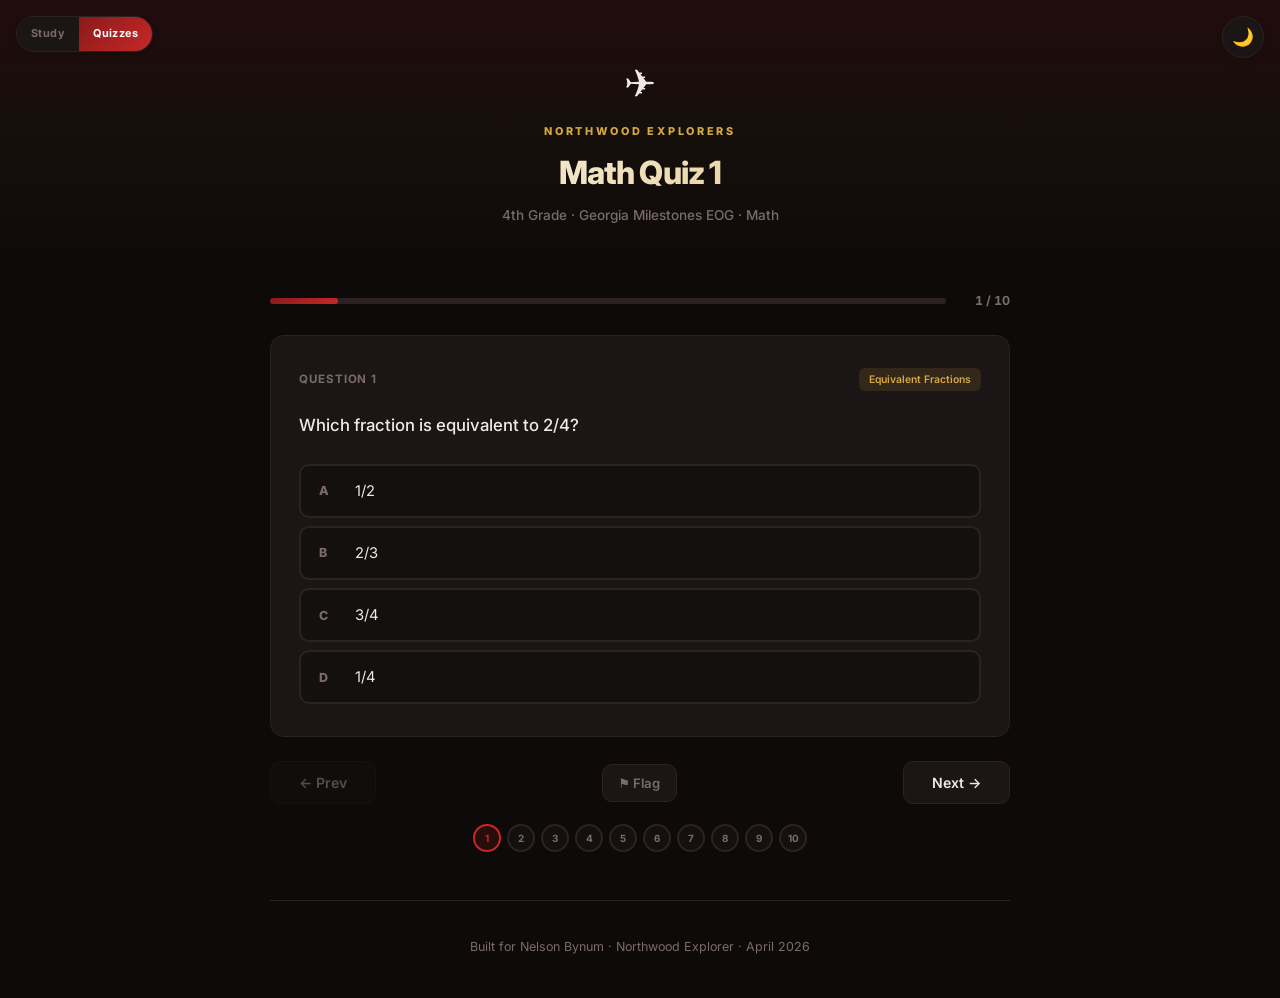
<file: eog-test.html>
<!DOCTYPE html>
<html lang="en">
<head>
<meta charset="UTF-8">
<meta name="viewport" content="width=device-width, initial-scale=1.0">
<title>Nelson's EOG Quiz</title>
<link rel="preconnect" href="https://fonts.googleapis.com">
<link href="https://fonts.googleapis.com/css2?family=Inter:wght@400;500;600;700;800&display=swap" rel="stylesheet">
<link rel="stylesheet" href="test-common.css?v=5">
</head>
<body>

<div class="mode-toggle">
  <a class="mode-btn inactive" href="eog.html">Study</a>
  <a class="mode-btn active" href="eog-tests.html">Quizzes</a>
</div>
<button class="theme-toggle" id="theme-toggle" onclick="toggleTheme()" aria-label="Toggle light/dark mode">🌙</button>

<header>
  <div class="gac-crest">✈️</div>
  <p class="future-tag">NORTHWOOD EXPLORERS</p>
  <h1 id="test-title">EOG Quiz</h1>
  <p class="subtitle">4th Grade &middot; Georgia Milestones EOG</p>
</header>

<div class="container">

  <div id="test-taking">
    <div class="progress-bar">
      <div class="progress-track"><div class="progress-fill" id="progress-fill"></div></div>
      <div class="progress-label" id="progress-label">1 / 10</div>
    </div>

    <div class="q-card">
      <div class="q-header">
        <span class="q-number" id="q-number">Question 1</span>
        <span class="q-topic" id="q-topic"></span>
      </div>
      <div class="q-text" id="q-text"></div>
      <div class="choices-list" id="choices-list"></div>
    </div>

    <div class="q-controls">
      <button class="q-nav-btn" id="prev-btn" onclick="prevQuestion()">← Prev</button>
      <button class="flag-btn" id="flag-btn" onclick="toggleFlag()">⚑ Flag</button>
      <button class="q-nav-btn" id="next-btn" onclick="nextQuestion()">Next →</button>
    </div>

    <div class="q-dots" id="q-dots"></div>
  </div>

  <div id="review-panel" style="display:none"></div>
  <div id="results-container" style="display:none"></div>

  <footer>Built for Nelson Bynum &middot; Northwood Explorer &middot; April 2026</footer>
</div>

<script src="eog-test-data.js?v=7"></script>
<script src="eog-test-common.js?v=7"></script>
<script>

(function() {
  var params = new URLSearchParams(window.location.search);
  var tid = params.get('id') || 'eogmath1';

  var meta = null;
  EOG_TEST_META.forEach(function(m) { if (m.id === tid) meta = m; });

  var label = meta ? meta.label : tid;
  document.getElementById('test-title').textContent = label;
  document.title = 'EOG ' + label;

  if (meta && meta.subject === 'ela') {
    document.querySelector('.subtitle').textContent = '4th Grade · Georgia Milestones EOG · ELA';
  } else {
    document.querySelector('.subtitle').textContent = '4th Grade · Georgia Milestones EOG · Math';
  }

  var isReview = params.get('review') === '1';

  if (!EOG_TEST_DATA[tid]) {
    document.getElementById('test-taking').innerHTML = '<div style="text-align:center;padding:60px 20px;color:var(--text3)"><h2>Quiz not found</h2><p>Go back to the <a href="eog-tests.html" style="color:var(--accent-light)">dashboard</a>.</p></div>';
  } else if (isReview) {
    document.querySelector('.subtitle').textContent = 'Reviewing past results';
    initTest(tid, EOG_TEST_DATA[tid], meta);
    showReviewFromSaved();
  } else {
    initTest(tid, EOG_TEST_DATA[tid], meta);
  }
})();
</script>
</body>
</html>
</file>
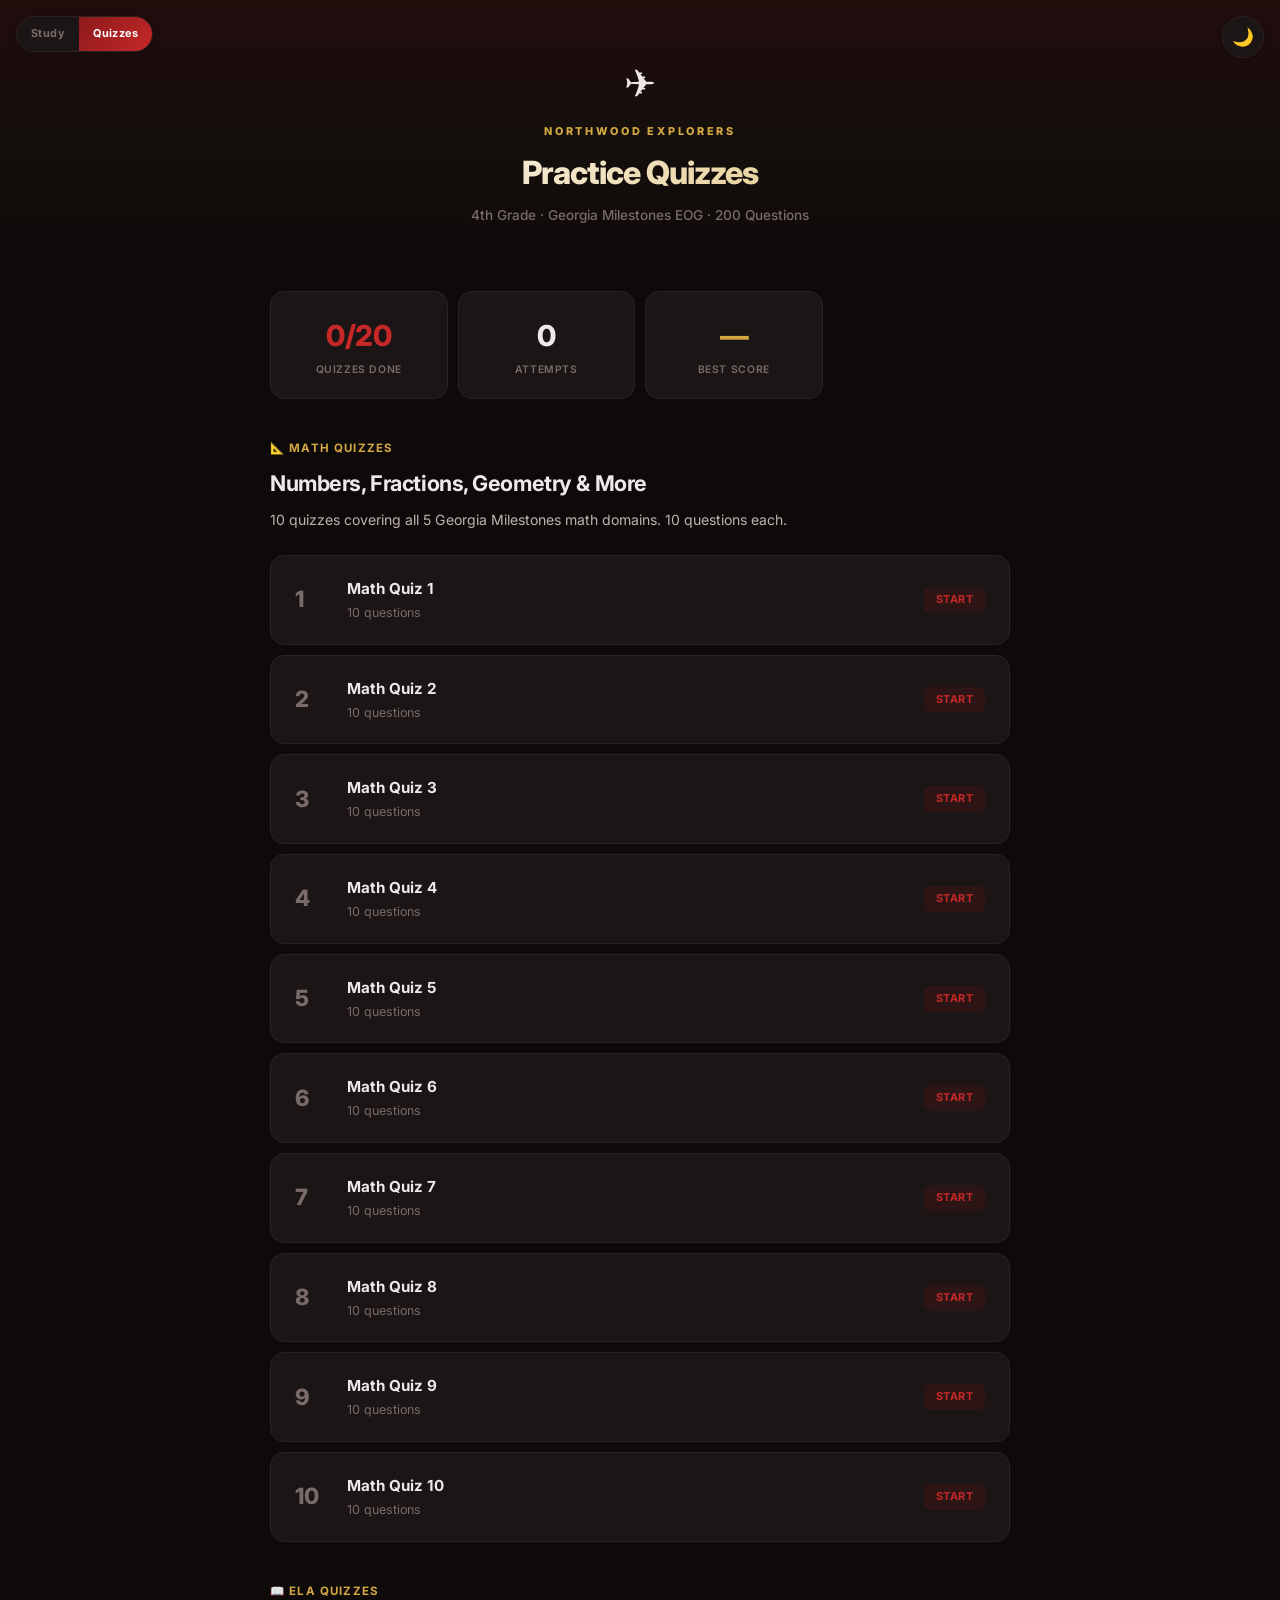
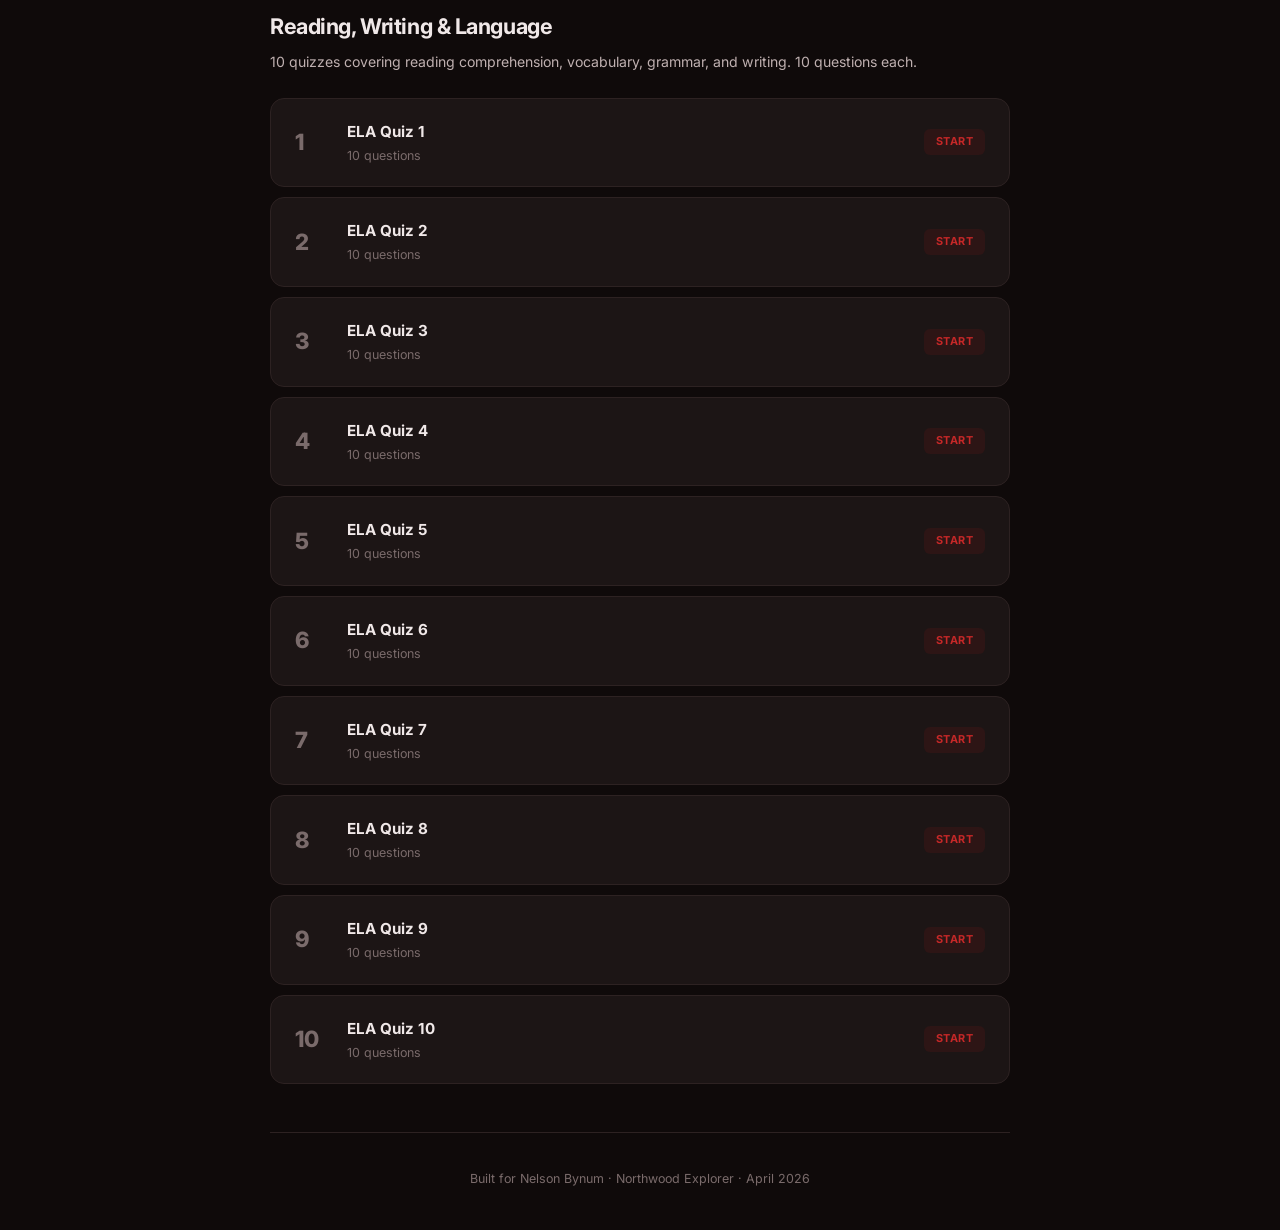
<file: eog-tests.html>
<!DOCTYPE html>
<html lang="en">
<head>
<meta charset="UTF-8">
<meta name="viewport" content="width=device-width, initial-scale=1.0">
<title>Nelson's EOG Practice Quizzes</title>
<link rel="preconnect" href="https://fonts.googleapis.com">
<link href="https://fonts.googleapis.com/css2?family=Inter:wght@400;500;600;700;800&display=swap" rel="stylesheet">
<link rel="stylesheet" href="test-common.css?v=5">
</head>
<body>

<div class="mode-toggle">
  <a class="mode-btn inactive" href="eog.html">Study</a>
  <span class="mode-btn active">Quizzes</span>
</div>
<button class="theme-toggle" id="theme-toggle" onclick="toggleTheme()" aria-label="Toggle light/dark mode">🌙</button>

<header>
  <div class="gac-crest">✈️</div>
  <p class="future-tag">NORTHWOOD EXPLORERS</p>
  <h1>Practice Quizzes</h1>
  <p class="subtitle">4th Grade &middot; Georgia Milestones EOG &middot; 200 Questions</p>
</header>

<div class="container">

  <div class="dash-stats">
    <div class="dash-stat ds-accent"><div class="dash-stat-val" id="stat-completed">0/20</div><div class="dash-stat-label">Quizzes Done</div></div>
    <div class="dash-stat"><div class="dash-stat-val" id="stat-attempts">0</div><div class="dash-stat-label">Attempts</div></div>
    <div class="dash-stat ds-gold"><div class="dash-stat-val" id="stat-best">—</div><div class="dash-stat-label">Best Score</div></div>
  </div>

  <div class="section">
    <div class="section-label">📐 Math Quizzes</div>
    <div class="section-title">Numbers, Fractions, Geometry & More</div>
    <p class="section-desc">10 quizzes covering all 5 Georgia Milestones math domains. 10 questions each.</p>
    <div class="test-cards" id="math-cards"></div>
  </div>

  <div class="section">
    <div class="section-label">📖 ELA Quizzes</div>
    <div class="section-title">Reading, Writing & Language</div>
    <p class="section-desc">10 quizzes covering reading comprehension, vocabulary, grammar, and writing. 10 questions each.</p>
    <div class="test-cards" id="ela-cards"></div>
  </div>

  <footer>Built for Nelson Bynum &middot; Northwood Explorer &middot; April 2026</footer>
</div>

<script src="eog-test-data.js?v=5"></script>
<script>
var SK = 'eogTestResults';

function loadAll() {
  try { return JSON.parse(localStorage.getItem(SK)) || {}; } catch(e) { return {}; }
}

function getStatus(tid) {
  var all = loadAll();
  if (!all.tests || !all.tests[tid]) return null;
  var runs = all.tests[tid];
  var last = runs[runs.length - 1];
  return last;
}

function renderCards() {
  var mathEl = document.getElementById('math-cards');
  var elaEl = document.getElementById('ela-cards');
  var all = loadAll();
  var completed = 0, attempts = 0, bestPct = -1;

  EOG_TEST_META.forEach(function(m) {
    var status = getStatus(m.id);
    var isMath = m.subject === 'math';
    var num = m.id.replace(isMath ? 'eogmath' : 'eogela', '');
    var label = (isMath ? 'Math' : 'ELA') + ' Quiz ' + num;

    var tag = '', tagClass = '';
    if (status) {
      completed++;
      var runs = all.tests[m.id];
      attempts += runs.length;
      var best = 0;
      runs.forEach(function(r) { if (r.pct > best) best = r.pct; });
      if (best > bestPct) bestPct = best;
      tag = best + '%';
      tagClass = best >= 80 ? 'tc-done' : best >= 60 ? 'tc-mid' : 'tc-low';
    } else {
      tag = 'Start';
      tagClass = 'tc-new';
    }

    var card;
    if (status) {
      card = document.createElement('div');
      card.className = 'test-card';
      card.innerHTML = '<div class="tc-left"><span class="tc-num">' + num + '</span><div class="tc-info"><h4>' + label + '</h4><p>10 questions</p></div></div><div class="tc-right"><span class="tc-tag ' + tagClass + '">' + tag + '</span></div>' +
        '<div style="display:flex;gap:10px;margin-top:10px;padding-top:10px;border-top:1px solid var(--border);width:100%">' +
        '<a href="eog-test.html?id=' + m.id + '&review=1" class="tc-action-btn tc-review-btn">Review</a>' +
        '<a href="eog-test.html?id=' + m.id + '" class="tc-action-btn tc-retake-btn">Retake</a></div>';
    } else {
      card = document.createElement('a');
      card.href = 'eog-test.html?id=' + m.id;
      card.className = 'test-card';
      card.innerHTML = '<div class="tc-left"><span class="tc-num">' + num + '</span><div class="tc-info"><h4>' + label + '</h4><p>10 questions</p></div></div><div class="tc-right"><span class="tc-tag ' + tagClass + '">' + tag + '</span></div>';
    }

    if (isMath) mathEl.appendChild(card);
    else elaEl.appendChild(card);
  });

  document.getElementById('stat-completed').textContent = completed + '/20';
  document.getElementById('stat-attempts').textContent = attempts;
  document.getElementById('stat-best').textContent = bestPct >= 0 ? bestPct + '%' : '—';
}

renderCards();

function toggleTheme() {
  var html = document.documentElement;
  var btn = document.getElementById('theme-toggle');
  if (html.getAttribute('data-theme') === 'light') {
    html.removeAttribute('data-theme'); btn.textContent = '🌙'; localStorage.setItem('theme', 'dark');
  } else {
    html.setAttribute('data-theme', 'light'); btn.textContent = '☀️'; localStorage.setItem('theme', 'light');
  }
}
(function() {
  if (localStorage.getItem('theme') === 'light') {
    document.documentElement.setAttribute('data-theme', 'light');
    var b = document.getElementById('theme-toggle');
    if (b) b.textContent = '☀️';
  }
})();
</script>
</body>
</html>
</file>
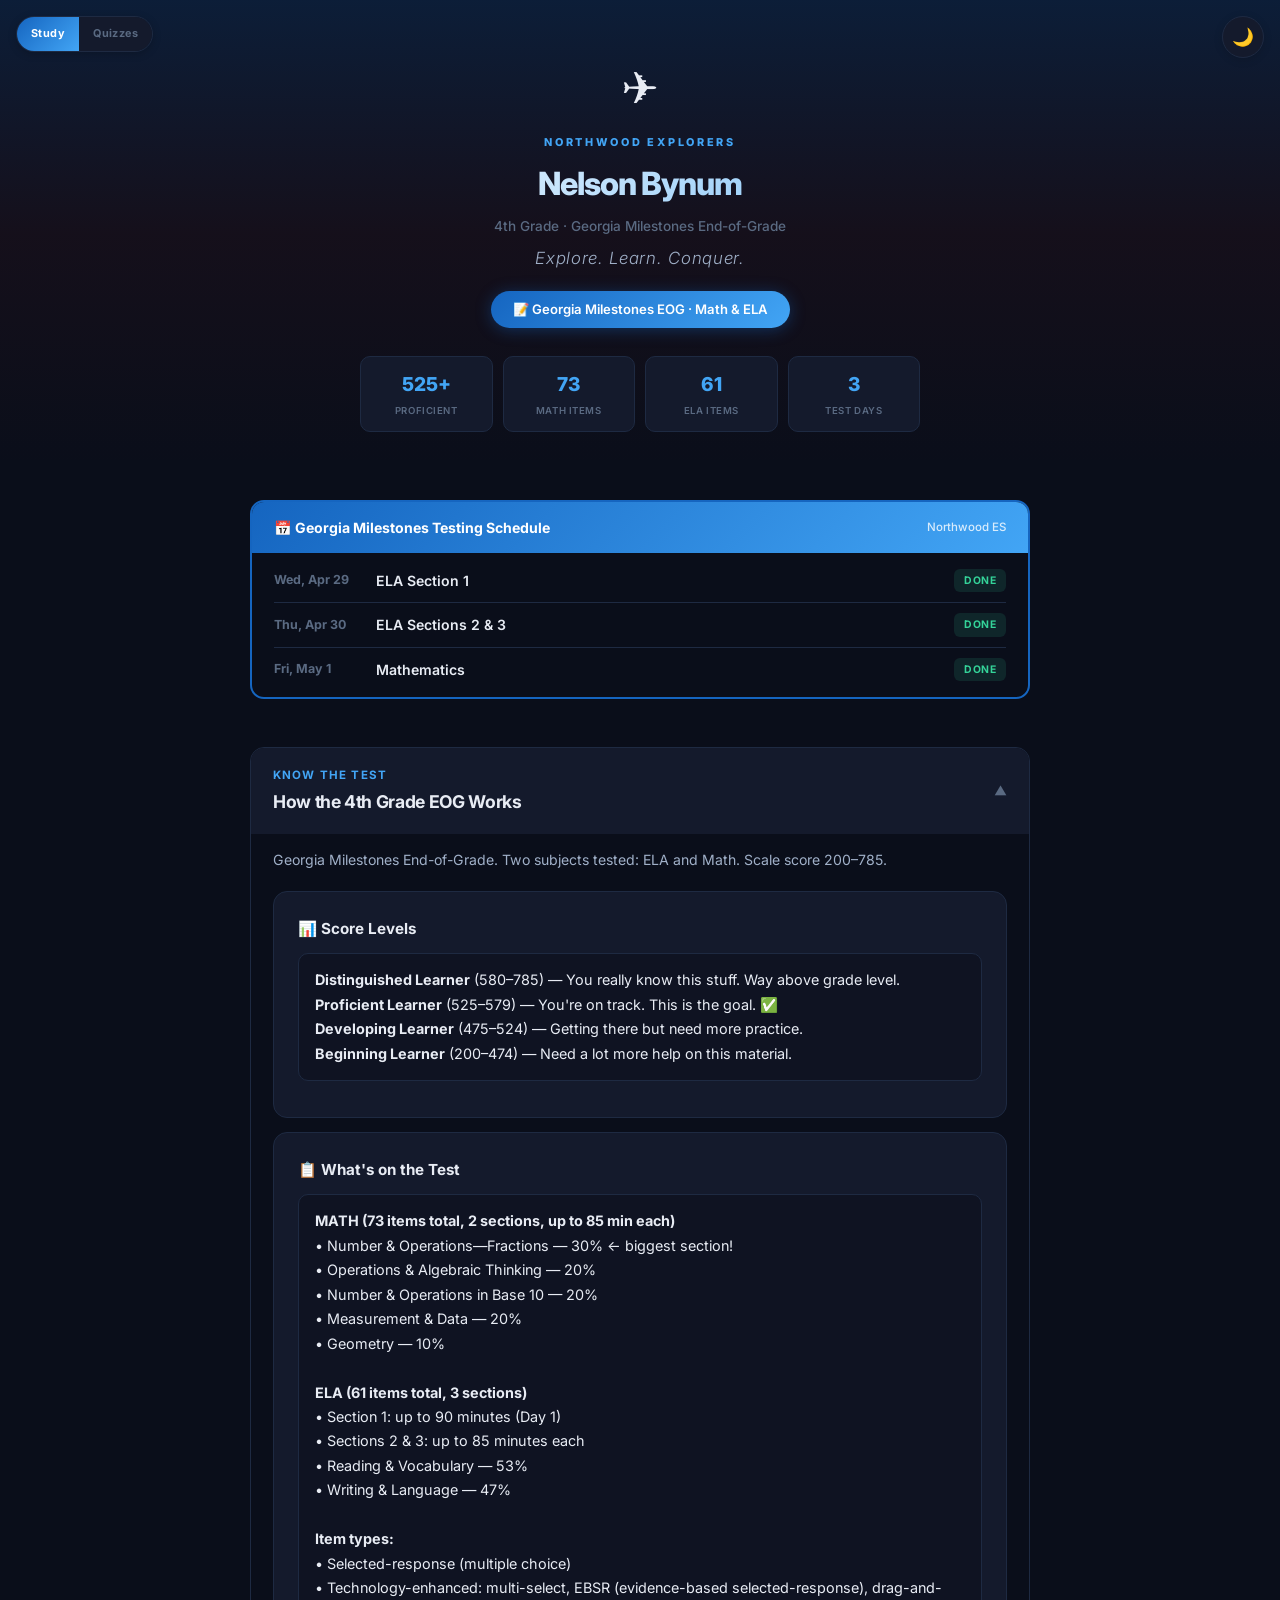
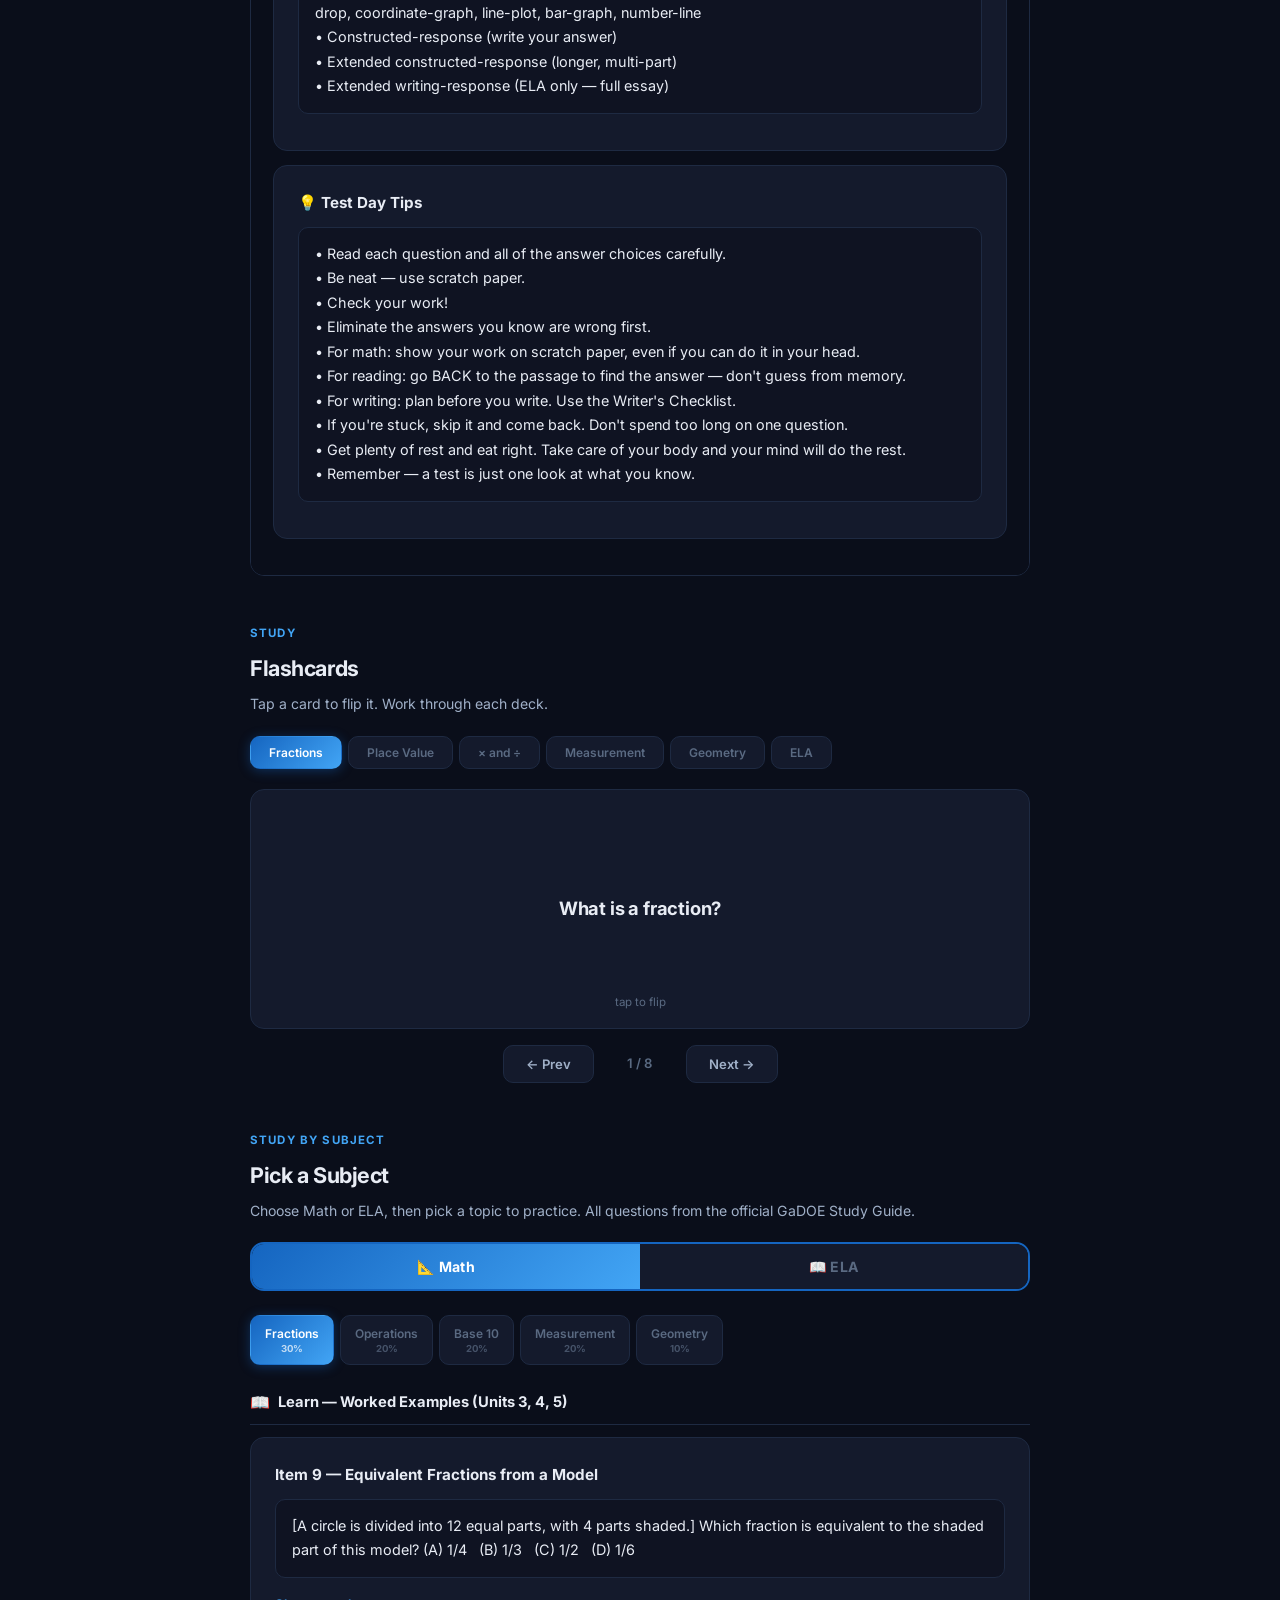
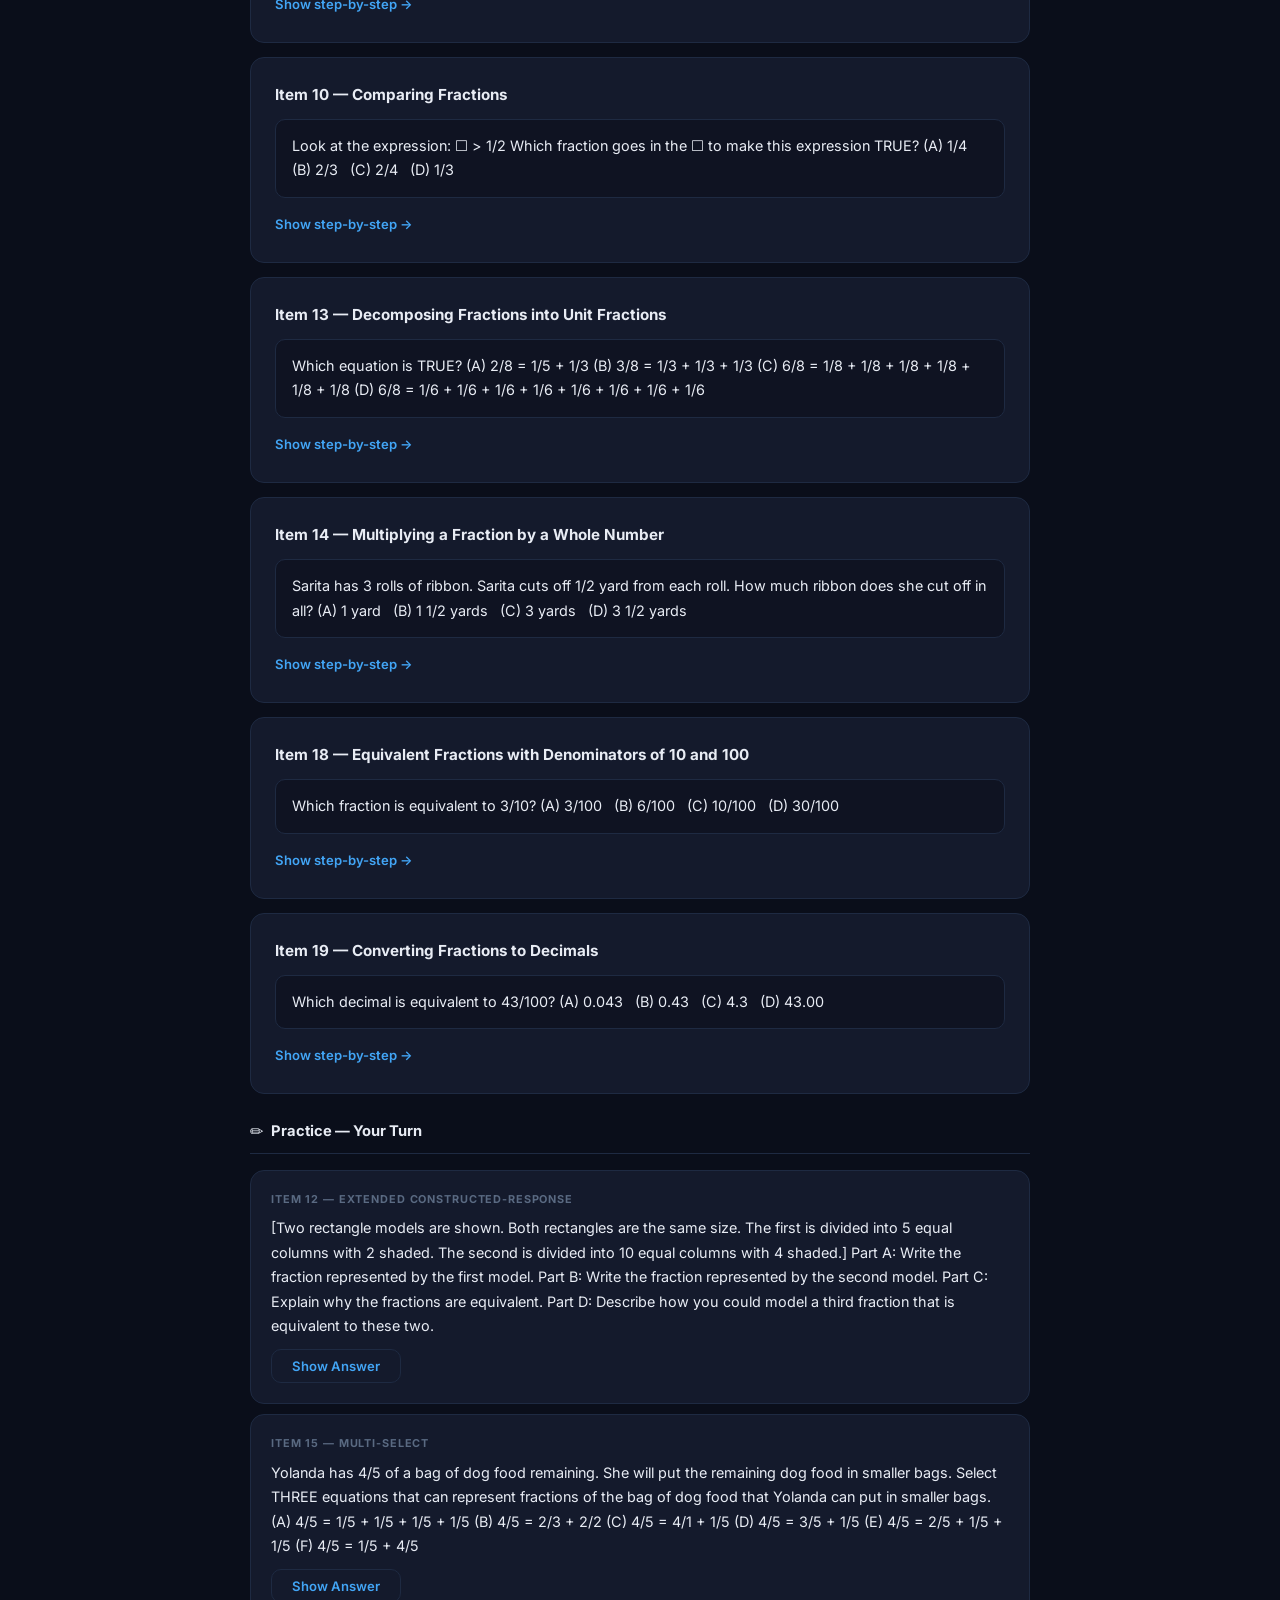
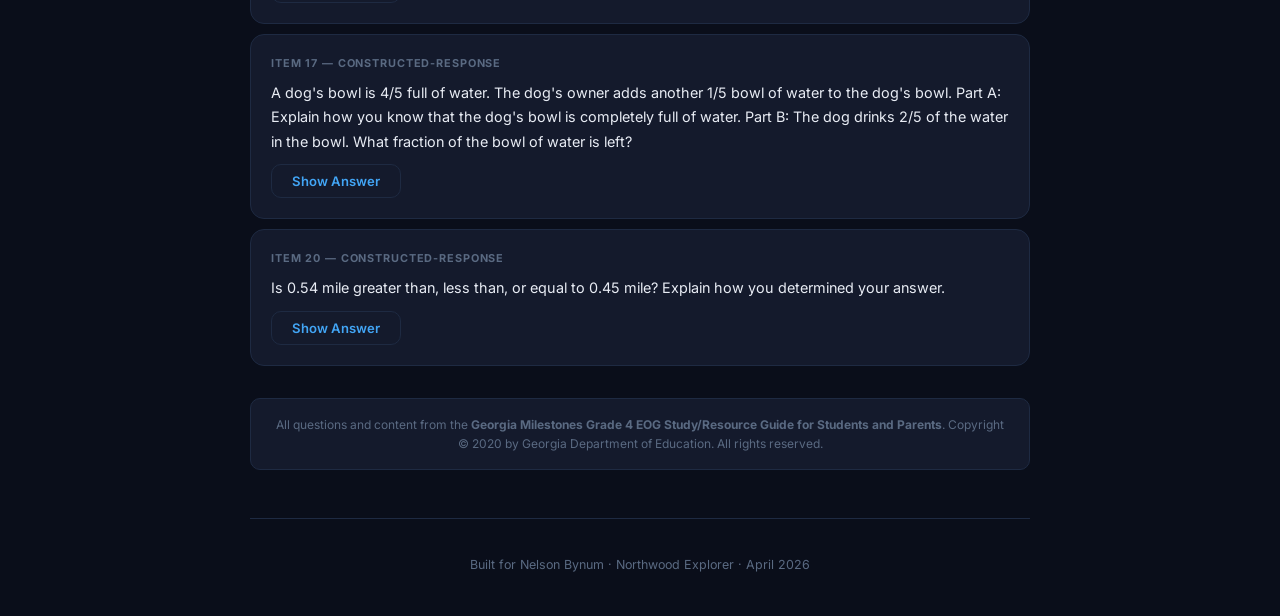
<file: eog.html>
<!DOCTYPE html>
<html lang="en">
<head>
<meta charset="UTF-8">
<meta name="viewport" content="width=device-width, initial-scale=1.0">
<title>Nelson's EOG Prep — 4th Grade Georgia Milestones</title>
<link rel="preconnect" href="https://fonts.googleapis.com">
<link href="https://fonts.googleapis.com/css2?family=Inter:wght@400;500;600;700;800&display=swap" rel="stylesheet">
<style>
  :root {
    --bg: #0a0e1a;
    --bg2: #0f1322;
    --card: #141a2c;
    --card-hover: #1a2238;
    --accent: #1565c0;
    --accent-light: #42a5f5;
    --accent-glow: rgba(66,165,245,0.12);
    --accent-grad: linear-gradient(135deg, #1565c0, #42a5f5);
    --red: #c62828;
    --red-light: #e53935;
    --red-dim: rgba(198,40,40,0.12);
    --gold: #ffd54f;
    --green: #34d399;
    --green-dim: rgba(52,211,153,0.12);
    --yellow: #fbbf24;
    --yellow-dim: rgba(251,191,36,0.12);
    --text: #e8ecf4;
    --text2: #a0b0c8;
    --text3: #5a6a82;
    --border: #1e2a42;
    --border2: #2a3a56;
    --radius: 14px;
    --radius-sm: 10px;
    --header-bg: linear-gradient(180deg, rgba(21,101,192,0.18) 0%, rgba(198,40,40,0.06) 50%, transparent 100%);
    --h1-grad: linear-gradient(135deg, #fff 20%, #42a5f5);
    --btn-shadow: rgba(21,101,192,0.4);
    --btn-shadow-hover: rgba(66,165,245,0.5);
    --fc-back-bg: linear-gradient(135deg, #121825, #141a2c);
    --qr-bg: linear-gradient(135deg, #0f1520, #141a2c);
    --qr-border: #1e2842;
  }
  [data-theme="light"] {
    --bg: #f5f7fa;
    --bg2: #edf0f5;
    --card: #ffffff;
    --card-hover: #f8fafc;
    --accent: #1565c0;
    --accent-light: #1976d2;
    --accent-glow: rgba(21,101,192,0.06);
    --accent-grad: linear-gradient(135deg, #1565c0, #1976d2);
    --red: #c62828;
    --red-light: #e53935;
    --red-dim: rgba(198,40,40,0.08);
    --green: #059669;
    --green-dim: rgba(5,150,105,0.08);
    --yellow: #d97706;
    --yellow-dim: rgba(217,119,6,0.08);
    --text: #0f1a2a;
    --text2: #4a5a6a;
    --text3: #8a96a4;
    --border: #dde3ea;
    --border2: #c8d0da;
    --header-bg: linear-gradient(180deg, rgba(21,101,192,0.06) 0%, rgba(198,40,40,0.02) 50%, transparent 100%);
    --h1-grad: linear-gradient(135deg, #0f1a2a 20%, #1565c0);
    --btn-shadow: rgba(21,101,192,0.2);
    --btn-shadow-hover: rgba(21,101,192,0.3);
    --fc-back-bg: linear-gradient(135deg, #f0f4ff, #eef2fa);
    --qr-bg: linear-gradient(135deg, #f0f4ff, #f5f7fa);
    --qr-border: #d0d8e4;
  }
  * { margin: 0; padding: 0; box-sizing: border-box; }
  body {
    font-family: 'Inter', -apple-system, BlinkMacSystemFont, system-ui, sans-serif;
    background: var(--bg);
    color: var(--text);
    line-height: 1.65;
    -webkit-font-smoothing: antialiased;
  }
  .container { max-width: 820px; margin: 0 auto; padding: 0 20px; }

  .mode-toggle {
    position: fixed;
    top: 16px;
    left: 16px;
    z-index: 100;
    display: flex;
    gap: 0;
    border-radius: 22px;
    overflow: hidden;
    border: 1px solid var(--border);
    box-shadow: 0 2px 8px rgba(0,0,0,0.2);
  }
  .mode-btn {
    padding: 8px 14px;
    font-size: 0.68rem;
    font-weight: 700;
    font-family: inherit;
    text-decoration: none;
    border: none;
    cursor: pointer;
    letter-spacing: 0.04em;
    transition: all 0.2s;
  }
  .mode-btn.inactive {
    background: var(--card);
    color: var(--text3);
  }
  .mode-btn.inactive:hover { color: var(--text); }
  .mode-btn.active {
    background: var(--accent-grad);
    color: #fff;
  }

  .theme-toggle {
    position: fixed;
    top: 16px;
    right: 16px;
    z-index: 100;
    background: var(--card);
    border: 1px solid var(--border);
    border-radius: 50%;
    width: 42px;
    height: 42px;
    display: flex;
    align-items: center;
    justify-content: center;
    cursor: pointer;
    font-size: 1.1rem;
    transition: all 0.25s;
    box-shadow: 0 2px 8px rgba(0,0,0,0.15);
  }
  .theme-toggle:hover { border-color: var(--accent); transform: scale(1.08); }

  header {
    text-align: center;
    padding: 52px 20px 36px;
    background: var(--header-bg);
  }
  .school-crest { font-size: 2.8rem; margin-bottom: 8px; }
  .school-tag {
    font-size: 0.68rem;
    font-weight: 800;
    letter-spacing: 0.25em;
    color: var(--accent-light);
    margin-bottom: 6px;
  }
  header h1 {
    font-size: 2rem;
    font-weight: 800;
    letter-spacing: -0.03em;
    background: var(--h1-grad);
    -webkit-background-clip: text;
    -webkit-text-fill-color: transparent;
    background-clip: text;
  }
  header .subtitle { color: var(--text3); font-size: 0.85rem; margin-top: 4px; font-weight: 500; }
  .tagline {
    font-size: 1.05rem;
    font-weight: 300;
    font-style: italic;
    color: var(--text2);
    margin-top: 8px;
    letter-spacing: 0.04em;
  }
  .badge {
    display: inline-block;
    background: var(--accent-grad);
    color: #fff;
    padding: 8px 22px;
    border-radius: 24px;
    font-size: 0.82rem;
    font-weight: 600;
    margin-top: 18px;
    box-shadow: 0 2px 16px var(--btn-shadow);
  }
  .mission-bar {
    display: grid;
    grid-template-columns: repeat(4, 1fr);
    gap: 10px;
    margin-top: 28px;
    max-width: 560px;
    margin-left: auto;
    margin-right: auto;
  }
  @media (max-width: 500px) { .mission-bar { grid-template-columns: repeat(2, 1fr); } }
  .mission-item {
    display: flex;
    flex-direction: column;
    align-items: center;
    padding: 12px 6px;
    background: var(--card);
    border-radius: var(--radius-sm);
    border: 1px solid var(--border);
  }
  .mission-num { font-size: 1.2rem; font-weight: 800; color: var(--accent-light); }
  .mission-label { font-size: 0.6rem; font-weight: 600; text-transform: uppercase; letter-spacing: 0.06em; color: var(--text3); margin-top: 2px; text-align: center; }

  .section { margin-top: 48px; }
  .section-label {
    font-size: 0.72rem;
    font-weight: 700;
    text-transform: uppercase;
    letter-spacing: 0.1em;
    color: var(--accent-light);
    margin-bottom: 8px;
  }

  .collapsible {
    margin-top: 48px;
    border: 1px solid var(--border);
    border-radius: var(--radius);
    overflow: hidden;
  }
  .collapsible summary {
    padding: 18px 22px;
    cursor: pointer;
    list-style: none;
    display: flex;
    align-items: center;
    justify-content: space-between;
    background: var(--card);
    transition: background 0.2s;
    user-select: none;
  }
  .collapsible summary:hover { background: var(--card-hover); }
  .collapsible summary::-webkit-details-marker { display: none; }
  .collapsible summary::marker { display: none; content: ''; }
  .collapsible-head {
    display: flex;
    flex-direction: column;
    gap: 2px;
  }
  .collapsible-head .section-label { margin-bottom: 0; }
  .collapsible-head .section-title { margin-bottom: 0; font-size: 1.1rem; }
  .collapsible-arrow {
    font-size: 0.8rem;
    color: var(--text3);
    transition: transform 0.25s;
    flex-shrink: 0;
  }
  .collapsible[open] .collapsible-arrow { transform: rotate(180deg); }
  .collapsible-body {
    padding: 0 22px 22px;
    background: var(--bg);
  }

  .section-title { font-size: 1.35rem; font-weight: 700; letter-spacing: -0.02em; margin-bottom: 6px; }
  .section-desc { color: var(--text2); font-size: 0.88rem; margin-bottom: 20px; }

  .subject-toggle {
    display: flex;
    gap: 0;
    border-radius: var(--radius);
    overflow: hidden;
    border: 2px solid var(--accent);
    margin-bottom: 24px;
  }
  .subject-btn {
    flex: 1;
    padding: 14px 20px;
    font-size: 0.88rem;
    font-weight: 700;
    font-family: inherit;
    border: none;
    cursor: pointer;
    text-align: center;
    transition: all 0.2s;
    letter-spacing: 0.02em;
  }
  .subject-btn.inactive {
    background: var(--card);
    color: var(--text3);
  }
  .subject-btn.inactive:hover { color: var(--text); background: var(--card-hover); }
  .subject-btn.active {
    background: var(--accent-grad);
    color: #fff;
  }
  .subject-section { display: none; }
  .subject-section.active { display: block; }

  .domain-nav {
    display: flex;
    flex-wrap: wrap;
    gap: 6px;
    margin-bottom: 24px;
  }
  .domain-btn {
    padding: 10px 14px;
    border-radius: var(--radius-sm);
    border: 1px solid var(--border);
    background: var(--card);
    color: var(--text3);
    cursor: pointer;
    font-size: 0.75rem;
    font-weight: 600;
    font-family: inherit;
    transition: all 0.2s;
    display: flex;
    flex-direction: column;
    align-items: center;
    gap: 2px;
  }
  .domain-btn:hover { border-color: var(--accent); color: var(--text); }
  .domain-btn.active {
    background: var(--accent-grad);
    color: #fff;
    border-color: transparent;
    box-shadow: 0 2px 12px var(--btn-shadow);
  }
  .domain-pts { font-size: 0.6rem; font-weight: 700; opacity: 0.7; }

  .domain-section { display: none; }
  .domain-section.active { display: block; }

  .teach-card {
    background: var(--card);
    border-radius: var(--radius);
    padding: 24px;
    border: 1px solid var(--border);
    margin-bottom: 14px;
  }
  .teach-card h3 {
    font-size: 0.95rem;
    font-weight: 700;
    margin-bottom: 4px;
    display: flex;
    align-items: center;
    gap: 10px;
    flex-wrap: wrap;
  }
  .teach-card .problem {
    color: var(--text);
    font-size: 0.9rem;
    margin: 12px 0;
    padding: 14px 16px;
    background: var(--bg2);
    border-radius: var(--radius-sm);
    border: 1px solid var(--border);
    line-height: 1.7;
  }
  .teach-card .choices {
    color: var(--text2);
    font-size: 0.85rem;
    margin-bottom: 12px;
    padding-left: 8px;
  }
  .step-toggle {
    background: none;
    border: none;
    color: var(--accent-light);
    font-size: 0.82rem;
    font-weight: 600;
    cursor: pointer;
    font-family: inherit;
    padding: 6px 0;
    transition: opacity 0.15s;
  }
  .step-toggle:hover { opacity: 0.7; }
  .steps {
    display: none;
    margin-top: 12px;
    padding: 16px 18px;
    background: var(--fc-back-bg);
    border-radius: var(--radius-sm);
    border: 1px solid var(--accent);
    box-shadow: 0 0 20px var(--accent-glow);
    font-size: 0.85rem;
    line-height: 1.8;
    color: var(--text2);
    white-space: pre-line;
  }
  .steps.open { display: block; }
  .steps .step-num { color: var(--accent-light); font-weight: 700; }
  .steps .answer { margin-top: 8px; font-weight: 700; color: var(--green); }
  .steps .tip {
    margin-top: 10px;
    padding: 10px 14px;
    background: var(--yellow-dim);
    border-radius: 8px;
    font-size: 0.82rem;
    color: var(--yellow);
    font-weight: 600;
  }

  .practice-grid { display: flex; flex-direction: column; gap: 10px; margin-top: 16px; }
  .practice-card {
    background: var(--card);
    border-radius: var(--radius);
    padding: 20px;
    border: 1px solid var(--border);
    transition: border-color 0.2s;
  }
  .practice-card:hover { border-color: var(--border2); }
  .practice-card .p-num {
    font-size: 0.68rem;
    font-weight: 700;
    text-transform: uppercase;
    letter-spacing: 0.08em;
    color: var(--text3);
    margin-bottom: 8px;
  }
  .practice-card .p-question { font-size: 0.9rem; margin-bottom: 10px; line-height: 1.7; }
  .practice-card .p-choices { font-size: 0.85rem; color: var(--text2); margin-bottom: 10px; padding-left: 4px; }
  .reveal-btn {
    background: var(--card);
    border: 1px solid var(--border);
    color: var(--accent-light);
    padding: 8px 20px;
    border-radius: var(--radius-sm);
    cursor: pointer;
    font-size: 0.82rem;
    font-weight: 600;
    font-family: inherit;
    transition: all 0.15s;
  }
  .reveal-btn:hover { border-color: var(--accent); background: var(--card-hover); }
  .p-answer {
    display: none;
    margin-top: 12px;
    padding: 12px 16px;
    background: var(--green-dim);
    border-radius: var(--radius-sm);
    font-size: 0.85rem;
    line-height: 1.7;
    color: var(--text2);
    white-space: pre-line;
  }
  .p-answer.open { display: block; }
  .p-answer strong { color: var(--green); }

  .sub-header {
    font-size: 0.92rem;
    font-weight: 700;
    color: var(--text);
    margin: 24px 0 12px;
    padding-bottom: 8px;
    border-bottom: 1px solid var(--border);
    display: flex;
    align-items: center;
    gap: 8px;
  }
  .sub-icon { font-size: 1rem; }

  .fc-tabs { display: flex; flex-wrap: wrap; gap: 6px; margin-bottom: 20px; }
  .fc-tab {
    padding: 8px 18px; border-radius: 10px; border: 1px solid var(--border);
    background: var(--card); color: var(--text3); cursor: pointer; font-size: 0.75rem;
    font-weight: 600; font-family: inherit; transition: all 0.2s;
  }
  .fc-tab:hover { border-color: var(--accent); color: var(--text); }
  .fc-tab.active { background: var(--accent-grad); color: #fff; border-color: transparent; box-shadow: 0 2px 12px var(--btn-shadow); }
  .fc-scene { perspective: 800px; margin-bottom: 16px; }
  .fc-card {
    position: relative; width: 100%; min-height: 240px; cursor: pointer;
    transform-style: preserve-3d; transition: transform 0.5s;
  }
  .fc-card.is-flipped { transform: rotateY(180deg); }
  .fc-face {
    position: absolute; inset: 0; backface-visibility: hidden;
    border-radius: var(--radius); padding: 28px 24px;
    display: flex; align-items: center; justify-content: center; text-align: center;
  }
  .fc-front { background: var(--card); border: 1px solid var(--border); }
  .fc-front .q { font-size: 1.15rem; font-weight: 700; letter-spacing: -0.01em; }
  .fc-front .tap-hint { position: absolute; bottom: 16px; font-size: 0.72rem; color: var(--text3); }
  .fc-back {
    background: var(--fc-back-bg); border: 1px solid var(--accent);
    transform: rotateY(180deg); box-shadow: 0 0 24px var(--accent-glow);
  }
  .fc-back .a { font-size: 0.92rem; line-height: 1.75; white-space: pre-line; color: var(--text2); text-align: left; width: 100%; }
  .fc-back .a strong { color: var(--text); }
  .fc-controls { display: flex; align-items: center; justify-content: center; gap: 16px; }
  .fc-btn {
    padding: 10px 22px; border-radius: var(--radius-sm); border: 1px solid var(--border);
    background: var(--card); color: var(--text2); cursor: pointer; font-size: 0.82rem;
    font-weight: 600; font-family: inherit; transition: all 0.15s;
  }
  .fc-btn:hover { border-color: var(--accent); color: var(--text); }
  .fc-counter { font-size: 0.82rem; color: var(--text3); font-weight: 600; min-width: 60px; text-align: center; }
  [data-theme="light"] .fc-front { box-shadow: 0 2px 8px rgba(0,0,0,0.06); }
  [data-theme="light"] .fc-back { box-shadow: 0 2px 12px rgba(21,101,192,0.1); }

  .concept-card-unused {
    margin-top: 8px;
    font-size: 0.78rem;
    color: var(--accent-light);
    text-decoration: none;
    font-weight: 500;
  }
  .concept-card .concept-external:hover { text-decoration: underline; }
  .concept-trylinks { margin-top: 10px; padding-top: 10px; border-top: 1px solid var(--border); font-size: 0.78rem; color: var(--text3); }
  .concept-trylinks strong { color: var(--text2); font-weight: 600; }
  .concept-trylink { color: var(--accent-light); text-decoration: none; font-weight: 500; cursor: pointer; }
  .concept-trylink:hover { text-decoration: underline; }

  .test-schedule {
    margin-top: 32px;
    border: 2px solid var(--accent);
    border-radius: var(--radius);
    overflow: hidden;
  }
  .test-schedule-header {
    background: var(--accent-grad);
    color: #fff;
    padding: 14px 22px;
    font-size: 0.88rem;
    font-weight: 700;
    display: flex;
    justify-content: space-between;
    align-items: center;
  }
  .test-schedule-header .ts-title { display: flex; align-items: center; gap: 8px; }
  .test-schedule-body { padding: 6px 10px; }
  .ts-row {
    display: flex;
    align-items: center;
    padding: 10px 12px;
    border-radius: var(--radius-sm);
    gap: 12px;
    transition: background 0.15s;
  }
  .ts-row:hover { background: var(--card-hover); }
  .ts-date { min-width: 90px; font-size: 0.78rem; font-weight: 700; color: var(--text3); }
  .ts-subject { flex: 1; font-size: 0.88rem; font-weight: 600; color: var(--text); }
  .ts-tag {
    font-size: 0.65rem;
    font-weight: 700;
    padding: 3px 10px;
    border-radius: 6px;
    text-transform: uppercase;
    letter-spacing: 0.04em;
    white-space: nowrap;
  }
  .ts-done { background: var(--green-dim); color: var(--green); }
  .ts-today { background: var(--red-dim); color: var(--red-light); }
  .ts-upcoming { background: var(--accent-glow); color: var(--accent-light); }
  .ts-divider { height: 1px; background: var(--border); margin: 0 12px; }

  .passage-box {
    background: var(--bg2);
    border: 1px solid var(--border);
    border-radius: var(--radius);
    padding: 20px 22px;
    margin: 12px 0;
    font-size: 0.88rem;
    line-height: 1.85;
    color: var(--text);
  }
  .passage-box .passage-title {
    font-weight: 700;
    font-size: 0.92rem;
    margin-bottom: 10px;
    color: var(--accent-light);
  }

  footer {
    text-align: center;
    padding: 36px 0 40px;
    color: var(--text3);
    font-size: 0.78rem;
    margin-top: 48px;
    border-top: 1px solid var(--border);
  }

  body, .teach-card, .practice-card, .domain-btn, header, .theme-toggle,
  .badge, .mission-item, .mode-btn, .subject-btn {
    transition: background 0.3s, color 0.3s, border-color 0.3s, box-shadow 0.3s;
  }
  [data-theme="light"] .teach-card,
  [data-theme="light"] .practice-card { box-shadow: 0 1px 3px rgba(0,0,0,0.06); }
  [data-theme="light"] .theme-toggle { box-shadow: 0 2px 8px rgba(0,0,0,0.08); }
  .source-note { margin-top: 32px; padding: 16px 20px; background: var(--card); border: 1px solid var(--border); border-radius: var(--radius-sm); font-size: 0.75rem; color: var(--text3); line-height: 1.6; text-align: center; }
</style>
</head>
<body>

<div class="mode-toggle">
  <span class="mode-btn active">Study</span>
  <a class="mode-btn inactive" href="eog-tests.html">Quizzes</a>
</div>
<button class="theme-toggle" onclick="toggleTheme()" aria-label="Toggle light/dark mode">🌙</button>

<header>
  <div class="school-crest">✈️</div>
  <p class="school-tag">NORTHWOOD EXPLORERS</p>
  <h1>Nelson Bynum</h1>
  <p class="subtitle">4th Grade &middot; Georgia Milestones End-of-Grade</p>
  <div class="tagline">Explore. Learn. Conquer.</div>
  <div class="badge">📝 Georgia Milestones EOG &middot; Math &amp; ELA</div>
  <div class="mission-bar">
    <div class="mission-item"><span class="mission-num">525+</span><span class="mission-label">Proficient</span></div>
    <div class="mission-item"><span class="mission-num">73</span><span class="mission-label">Math Items</span></div>
    <div class="mission-item"><span class="mission-num">61</span><span class="mission-label">ELA Items</span></div>
    <div class="mission-item"><span class="mission-num">3</span><span class="mission-label">Test Days</span></div>
  </div>
</header>

<div class="container">

  <!-- TESTING SCHEDULE -->
  <div class="test-schedule">
    <div class="test-schedule-header">
      <div class="ts-title">📅 Georgia Milestones Testing Schedule</div>
      <span style="font-size:0.72rem;font-weight:500;opacity:0.8">Northwood ES</span>
    </div>
    <div class="test-schedule-body" id="ts-body">
      <div class="ts-row"><span class="ts-date">Wed, Apr 29</span><span class="ts-subject">ELA Section 1</span><span class="ts-tag" id="ts-0">upcoming</span></div>
      <div class="ts-divider"></div>
      <div class="ts-row"><span class="ts-date">Thu, Apr 30</span><span class="ts-subject">ELA Sections 2 &amp; 3</span><span class="ts-tag" id="ts-1">upcoming</span></div>
      <div class="ts-divider"></div>
      <div class="ts-row"><span class="ts-date">Fri, May 1</span><span class="ts-subject">Mathematics</span><span class="ts-tag" id="ts-2">upcoming</span></div>
    </div>
  </div>

  <!-- HOW THE EOG WORKS -->
  <details class="collapsible" open>
    <summary>
      <div class="collapsible-head">
        <div class="section-label">Know the Test</div>
        <div class="section-title">How the 4th Grade EOG Works</div>
      </div>
      <span class="collapsible-arrow">▼</span>
    </summary>
    <div class="collapsible-body">
    <p class="section-desc" style="margin-top:14px">Georgia Milestones End-of-Grade. Two subjects tested: ELA and Math. Scale score 200–785.</p>
    <div class="teach-card">
      <h3>📊 Score Levels</h3>
      <div class="problem" style="white-space: pre-line;"><strong>Distinguished Learner</strong> (580–785) — You really know this stuff. Way above grade level.
<strong>Proficient Learner</strong> (525–579) — You're on track. This is the goal. ✅
<strong>Developing Learner</strong> (475–524) — Getting there but need more practice.
<strong>Beginning Learner</strong> (200–474) — Need a lot more help on this material.</div>
    </div>
    <div class="teach-card">
      <h3>📋 What's on the Test</h3>
      <div class="problem" style="white-space: pre-line;"><strong>MATH (73 items total, 2 sections, up to 85 min each)</strong>
• Number &amp; Operations—Fractions — 30% ← biggest section!
• Operations &amp; Algebraic Thinking — 20%
• Number &amp; Operations in Base 10 — 20%
• Measurement &amp; Data — 20%
• Geometry — 10%

<strong>ELA (61 items total, 3 sections)</strong>
• Section 1: up to 90 minutes (Day 1)
• Sections 2 &amp; 3: up to 85 minutes each
• Reading &amp; Vocabulary — 53%
• Writing &amp; Language — 47%

<strong>Item types:</strong>
• Selected-response (multiple choice)
• Technology-enhanced: multi-select, EBSR (evidence-based selected-response), drag-and-drop, coordinate-graph, line-plot, bar-graph, number-line
• Constructed-response (write your answer)
• Extended constructed-response (longer, multi-part)
• Extended writing-response (ELA only — full essay)</div>
    </div>
    <div class="teach-card">
      <h3>💡 Test Day Tips</h3>
      <div class="problem" style="white-space: pre-line;">• Read each question and all of the answer choices carefully.
• Be neat — use scratch paper.
• Check your work!
• Eliminate the answers you know are wrong first.
• For math: show your work on scratch paper, even if you can do it in your head.
• For reading: go BACK to the passage to find the answer — don't guess from memory.
• For writing: plan before you write. Use the Writer's Checklist.
• If you're stuck, skip it and come back. Don't spend too long on one question.
• Get plenty of rest and eat right. Take care of your body and your mind will do the rest.
• Remember — a test is just one look at what you know.</div>
    </div>
    </div>
  </details>

  <!-- FLASHCARDS -->
  <div class="section">
    <div class="section-label">Study</div>
    <div class="section-title">Flashcards</div>
    <p class="section-desc">Tap a card to flip it. Work through each deck.</p>

    <div class="fc-tabs" id="fc-tabs"></div>

    <div class="fc-scene">
      <div class="fc-card" id="fc-card" onclick="flipCard()">
        <div class="fc-face fc-front">
          <div class="q" id="fc-q"></div>
          <div class="tap-hint">tap to flip</div>
        </div>
        <div class="fc-face fc-back">
          <div class="a" id="fc-a"></div>
        </div>
      </div>
    </div>
    <div class="fc-controls">
      <button class="fc-btn" onclick="prevCard()">&larr; Prev</button>
      <span class="fc-counter" id="fc-counter"></span>
      <button class="fc-btn" onclick="nextCard()">Next &rarr;</button>
    </div>
  </div>

  <!-- SUBJECT TOGGLE -->
  <div class="section">
    <div class="section-label">Study by Subject</div>
    <div class="section-title">Pick a Subject</div>
    <p class="section-desc">Choose Math or ELA, then pick a topic to practice. All questions from the official GaDOE Study Guide.</p>

    <div class="subject-toggle">
      <button class="subject-btn active" onclick="switchSubject('math',this)">📐 Math</button>
      <button class="subject-btn inactive" onclick="switchSubject('ela',this)">📖 ELA</button>
    </div>

    <!-- ============================================================ -->
    <!-- MATH SECTION                                                  -->
    <!-- ============================================================ -->
    <div class="subject-section active" id="subj-math">

      <div class="domain-nav" id="math-domain-nav">
        <button class="domain-btn active" data-domain="nf" onclick="switchDomain('nf',this,'math')">Fractions<span class="domain-pts">30%</span></button>
        <button class="domain-btn" data-domain="oa" onclick="switchDomain('oa',this,'math')">Operations<span class="domain-pts">20%</span></button>
        <button class="domain-btn" data-domain="nbt" onclick="switchDomain('nbt',this,'math')">Base 10<span class="domain-pts">20%</span></button>
        <button class="domain-btn" data-domain="md" onclick="switchDomain('md',this,'math')">Measurement<span class="domain-pts">20%</span></button>
        <button class="domain-btn" data-domain="geo" onclick="switchDomain('geo',this,'math')">Geometry<span class="domain-pts">10%</span></button>
      </div>

      <!-- ==================== FRACTIONS (30%) ==================== -->
      <div class="domain-section active" id="ds-nf">
        <div class="sub-header"><span class="sub-icon">📖</span> Learn — Worked Examples (Units 3, 4, 5)</div>

        <!-- Item 9 -->
        <div class="teach-card">
          <h3>Item 9 — Equivalent Fractions from a Model</h3>
          <div class="problem">[A circle is divided into 12 equal parts, with 4 parts shaded.]

Which fraction is equivalent to the shaded part of this model?
(A) 1/4 &nbsp; (B) 1/3 &nbsp; (C) 1/2 &nbsp; (D) 1/6</div>
          <button class="step-toggle" onclick="toggleSteps(this)">Show step-by-step →</button>
          <div class="steps">
<span class="step-num">Step 1:</span> The circle is divided into 12 equal parts, and 4 are shaded. That's 4/12.

<span class="step-num">Step 2:</span> Simplify 4/12 by dividing top and bottom by 4:
   4 ÷ 4 = 1
   12 ÷ 4 = 3
   4/12 = <strong>1/3</strong>

<span class="step-num">Step 3:</span> Check the other choices:
   1/4 = 3/12 (not 4 shaded) ✗
   1/2 = 6/12 (not 4 shaded) ✗
   1/6 = 2/12 (not 4 shaded) ✗

<div class="answer">Answer: (B) 1/3</div>
<div class="tip">💡 To find equivalent fractions, divide both numerator and denominator by their greatest common factor. See <a class="concept-link" href="#equivalent-fractions">Equivalent Fractions</a>.</div></div>
        </div>

        <!-- Item 10 -->
        <div class="teach-card">
          <h3>Item 10 — Comparing Fractions</h3>
          <div class="problem">Look at the expression:
☐ > 1/2

Which fraction goes in the ☐ to make this expression TRUE?
(A) 1/4 &nbsp; (B) 2/3 &nbsp; (C) 2/4 &nbsp; (D) 1/3</div>
          <button class="step-toggle" onclick="toggleSteps(this)">Show step-by-step →</button>
          <div class="steps">
<span class="step-num">Step 1:</span> We need a fraction that is GREATER than 1/2. Rewrite each with a common denominator of 6:
   1/2 = 3/6

<span class="step-num">Step 2:</span> Check each choice:
   (A) 1/4 → less than 1/2 ✗
   (B) 2/3 = 4/6 → 4/6 > 3/6 ✓
   (C) 2/4 = 1/2 → equal, not greater ✗
   (D) 1/3 = 2/6 → less than 3/6 ✗

<div class="answer">Answer: (B) 2/3</div>
<div class="tip">💡 When comparing fractions, find a common denominator so you can compare the numerators directly. The fraction with the bigger numerator is greater. See <a class="concept-link" href="#equivalent-fractions">Comparing Fractions</a>.</div></div>
        </div>

        <!-- Item 13 -->
        <div class="teach-card">
          <h3>Item 13 — Decomposing Fractions into Unit Fractions</h3>
          <div class="problem">Which equation is TRUE?
(A) 2/8 = 1/5 + 1/3
(B) 3/8 = 1/3 + 1/3 + 1/3
(C) 6/8 = 1/8 + 1/8 + 1/8 + 1/8 + 1/8 + 1/8
(D) 6/8 = 1/6 + 1/6 + 1/6 + 1/6 + 1/6 + 1/6 + 1/6 + 1/6</div>
          <button class="step-toggle" onclick="toggleSteps(this)">Show step-by-step →</button>
          <div class="steps">
<span class="step-num">Step 1:</span> A fraction can be decomposed by joining unit fractions of the SAME denominator.

<span class="step-num">Step 2:</span> Check (C): 6/8 = 1/8 + 1/8 + 1/8 + 1/8 + 1/8 + 1/8
   Six copies of 1/8 = 6/8 ✓

<span class="step-num">Step 3:</span> Why the others fail:
   (A) 1/5 + 1/3 = 8/15, not 2/8 ✗
   (B) 1/3 + 1/3 + 1/3 = 3/3 = 1, not 3/8 ✗
   (D) Eight copies of 1/6 = 8/6, not 6/8 ✗

<div class="answer">Answer: (C) 6/8 = 1/8 + 1/8 + 1/8 + 1/8 + 1/8 + 1/8</div>
<div class="tip">💡 A fraction a/b is the same as adding the unit fraction 1/b exactly "a" times. The denominators MUST match. See <a class="concept-link" href="#fraction-operations">Fraction Operations</a>.</div></div>
        </div>

        <!-- Item 14 -->
        <div class="teach-card">
          <h3>Item 14 — Multiplying a Fraction by a Whole Number</h3>
          <div class="problem">Sarita has 3 rolls of ribbon. Sarita cuts off 1/2 yard from each roll.

How much ribbon does she cut off in all?
(A) 1 yard &nbsp; (B) 1 1/2 yards &nbsp; (C) 3 yards &nbsp; (D) 3 1/2 yards</div>
          <button class="step-toggle" onclick="toggleSteps(this)">Show step-by-step →</button>
          <div class="steps">
<span class="step-num">Step 1:</span> She cuts 1/2 yard from EACH of 3 rolls, so:
   3 × 1/2 = 1/2 + 1/2 + 1/2

<span class="step-num">Step 2:</span> Add: 1/2 + 1/2 + 1/2 = 3/2

<span class="step-num">Step 3:</span> Convert to a mixed number: 3/2 = 1 1/2 yards.
   Two halves make 1 whole yard, plus one more half = 1 1/2.

<div class="answer">Answer: (B) 1 1/2 yards</div>
<div class="tip">💡 Multiplying a fraction by a whole number is the same as repeatedly adding the fraction. 3 × 1/2 = 1/2 + 1/2 + 1/2 = 3/2 = 1 1/2. See <a class="concept-link" href="#fraction-operations">Fraction Operations</a>.</div></div>
        </div>

        <!-- Item 18 -->
        <div class="teach-card">
          <h3>Item 18 — Equivalent Fractions with Denominators of 10 and 100</h3>
          <div class="problem">Which fraction is equivalent to 3/10?
(A) 3/100 &nbsp; (B) 6/100 &nbsp; (C) 10/100 &nbsp; (D) 30/100</div>
          <button class="step-toggle" onclick="toggleSteps(this)">Show step-by-step →</button>
          <div class="steps">
<span class="step-num">Step 1:</span> To convert 3/10 to hundredths, multiply top and bottom by 10:
   (3 × 10) / (10 × 10) = 30/100

<span class="step-num">Step 2:</span> Check the others:
   3/100 ≠ 3/10 (way too small) ✗
   6/100 = 3/50 ✗
   10/100 = 1/10 ✗

<div class="answer">Answer: (D) 30/100</div>
<div class="tip">💡 To change tenths to hundredths, multiply both the numerator and denominator by 10. See <a class="concept-link" href="#decimals">Decimals</a>.</div></div>
        </div>

        <!-- Item 19 -->
        <div class="teach-card">
          <h3>Item 19 — Converting Fractions to Decimals</h3>
          <div class="problem">Which decimal is equivalent to 43/100?
(A) 0.043 &nbsp; (B) 0.43 &nbsp; (C) 4.3 &nbsp; (D) 43.00</div>
          <button class="step-toggle" onclick="toggleSteps(this)">Show step-by-step →</button>
          <div class="steps">
<span class="step-num">Step 1:</span> 43/100 means 43 hundredths. The hundredths place is two digits to the right of the decimal: 0.43.

<span class="step-num">Step 2:</span> Check the others:
   0.043 = 43 thousandths = 43/1000 ✗
   4.3 = 4 wholes and 3 tenths = 4 3/10 ✗
   43.00 = 43 wholes ✗

<div class="answer">Answer: (B) 0.43</div>
<div class="tip">💡 The denominator tells you the place value. /10 → tenths place (one decimal place). /100 → hundredths place (two decimal places). See <a class="concept-link" href="#decimals">Decimals</a>.</div></div>
        </div>

        <div class="sub-header"><span class="sub-icon">✏️</span> Practice — Your Turn</div>
        <div class="practice-grid">

          <!-- Item 12 -->
          <div class="practice-card">
            <div class="p-num">Item 12 — Extended Constructed-Response</div>
            <div class="p-question">[Two rectangle models are shown. Both rectangles are the same size. The first is divided into 5 equal columns with 2 shaded. The second is divided into 10 equal columns with 4 shaded.]

Part A: Write the fraction represented by the first model.
Part B: Write the fraction represented by the second model.
Part C: Explain why the fractions are equivalent.
Part D: Describe how you could model a third fraction that is equivalent to these two.</div>
            <button class="reveal-btn" onclick="toggleAnswer(this)">Show Answer</button>
            <div class="p-answer"><strong>Topic: <a class="concept-link" href="#equivalent-fractions">Equivalent Fractions</a></strong>

<strong>Part A: 2/5</strong>
<strong>Part B: 4/10</strong>

<strong>Part C:</strong> Both fractions represent the same shaded amount of rectangles that are the same size. They both represent the same amount out of the same whole. 2/5 = 4/10 because (2 × 2)/(5 × 2) = 4/10.

<strong>Part D:</strong> Start with a rectangle that is the same size as the models. Divide the rectangle into 100 equal parts and shade 40 parts. That gives 40/100, which is equivalent.

Scored 0–4 points. Full credit requires all four parts correct with clear explanations.</div>
          </div>

          <!-- Item 15 -->
          <div class="practice-card">
            <div class="p-num">Item 15 — Multi-Select</div>
            <div class="p-question">Yolanda has 4/5 of a bag of dog food remaining. She will put the remaining dog food in smaller bags.

Select THREE equations that can represent fractions of the bag of dog food that Yolanda can put in smaller bags.

(A) 4/5 = 1/5 + 1/5 + 1/5 + 1/5
(B) 4/5 = 2/3 + 2/2
(C) 4/5 = 4/1 + 1/5
(D) 4/5 = 3/5 + 1/5
(E) 4/5 = 2/5 + 1/5 + 1/5
(F) 4/5 = 1/5 + 4/5</div>
            <button class="reveal-btn" onclick="toggleAnswer(this)">Show Answer</button>
            <div class="p-answer"><strong>Topic: <a class="concept-link" href="#fraction-operations">Decomposing Fractions</a></strong>

<strong>Correct: (A), (D), and (E)</strong>

(A) 1/5 + 1/5 + 1/5 + 1/5 = 4/5 ✓ — four unit fractions with same denominator
(D) 3/5 + 1/5 = 4/5 ✓ — numerators add to 4, denominator stays 5
(E) 2/5 + 1/5 + 1/5 = 4/5 ✓ — numerators add to 4, denominator stays 5

Why the others fail:
(B) Different denominators — can't just add 2/3 + 2/2 ✗
(C) 4/1 = 4 wholes, way too much ✗
(F) 1/5 + 4/5 = 5/5 = 1, not 4/5 ✗

When adding fractions, denominators must be the same and only the numerators are added together.</div>
          </div>

          <!-- Item 17 -->
          <div class="practice-card">
            <div class="p-num">Item 17 — Constructed-Response</div>
            <div class="p-question">A dog's bowl is 4/5 full of water. The dog's owner adds another 1/5 bowl of water to the dog's bowl.

Part A: Explain how you know that the dog's bowl is completely full of water.
Part B: The dog drinks 2/5 of the water in the bowl. What fraction of the bowl of water is left?</div>
            <button class="reveal-btn" onclick="toggleAnswer(this)">Show Answer</button>
            <div class="p-answer"><strong>Topic: <a class="concept-link" href="#fraction-operations">Adding &amp; Subtracting Fractions</a></strong>

<strong>Part A:</strong> When I add the fractions I get 4/5 + 1/5 = 5/5, which is 1 — a full bowl. The denominators are the same (both fifths), so I add the numerators: 4 + 1 = 5. Five fifths equals one whole.

<strong>Part B: 3/5</strong>
The bowl was full (5/5). The dog drinks 2/5: 5/5 − 2/5 = 3/5.

Scored 0–2 points. Full credit requires both parts correct with an explanation for Part A.</div>
          </div>

          <!-- Item 20 -->
          <div class="practice-card">
            <div class="p-num">Item 20 — Constructed-Response</div>
            <div class="p-question">Is 0.54 mile greater than, less than, or equal to 0.45 mile? Explain how you determined your answer.</div>
            <button class="reveal-btn" onclick="toggleAnswer(this)">Show Answer</button>
            <div class="p-answer"><strong>Topic: <a class="concept-link" href="#decimals">Comparing Decimals</a></strong>

<strong>0.54 is greater than 0.45.</strong>

Exemplar explanation: I compared the two decimals by using hundredths grids. I shaded in 54 of the 100 squares to show the first decimal. It is made up of 5 tenths and 4 hundredths. I shaded in 45 of the 100 squares to show the second decimal. It is made up of 4 tenths and 5 hundredths. The first decimal is the greater decimal.

You can also compare digit by digit: both have 0 ones. In the tenths place, 5 > 4, so 0.54 > 0.45.

Scored 0–2 points. Full credit requires the correct answer AND a clear explanation.</div>
          </div>
        </div>
      </div>

      <!-- ==================== OPERATIONS & ALGEBRAIC THINKING (20%) ==================== -->
      <div class="domain-section" id="ds-oa">
        <div class="sub-header"><span class="sub-icon">📖</span> Learn — Worked Examples (Unit 2)</div>

        <!-- Item 5 -->
        <div class="teach-card">
          <h3>Item 5 — Multi-Digit Multiplication</h3>
          <div class="problem">Multiply:
35 × 43

(A) 45 &nbsp; (B) 1,355 &nbsp; (C) 1,455 &nbsp; (D) 1,505</div>
          <button class="step-toggle" onclick="toggleSteps(this)">Show step-by-step →</button>
          <div class="steps">
<span class="step-num">Step 1:</span> Use an area model. Break 43 into 40 + 3 and 35 into 30 + 5:
   30 × 40 = 1,200
   30 × 3 = 90
   5 × 40 = 200
   5 × 3 = 15

<span class="step-num">Step 2:</span> Add all the partial products:
   1,200 + 200 + 90 + 15 = 1,505

<span class="step-num">Step 3:</span> Why the others are wrong:
   (A) 45 — looks like just adding 40 + 5 ✗
   (B) 1,355 — error multiplying 40 × 5 as 20 ✗
   (C) 1,455 — error adding the tens ✗

<div class="answer">Answer: (D) 1,505</div>
<div class="tip">💡 Use place value and properties of operations to multiply. Break numbers apart with an area model: multiply each part, then add all the partial products together.</div></div>
        </div>

        <!-- Item 6 -->
        <div class="teach-card">
          <h3>Item 6 — Multiplicative Comparison</h3>
          <div class="problem">There are 3 times as many red crayons in a bucket as blue crayons. There are 8 blue crayons.

Which equation represents the number of red crayons in the bucket?
(A) 16 ÷ 8 = 2 &nbsp; (B) 8 − 3 = 5 &nbsp; (C) 3 + 8 = 11 &nbsp; (D) 3 × 8 = 24</div>
          <button class="step-toggle" onclick="toggleSteps(this)">Show step-by-step →</button>
          <div class="steps">
<span class="step-num">Step 1:</span> "3 times as many" means multiplication. There are 3 times as many red as blue.

<span class="step-num">Step 2:</span> Blue = 8, so Red = 3 × 8 = 24.

<span class="step-num">Step 3:</span> Why the others are wrong:
   (A) 16 ÷ 8 = 2 — the equation isn't even true for the given numbers ✗
   (B) 8 − 3 = 5 — subtraction, not multiplication ✗
   (C) 3 + 8 = 11 — addition, not multiplication ✗

<div class="answer">Answer: (D) 3 × 8 = 24</div>
<div class="tip">💡 "Times as many" always means multiply. If there are 3 times as many red as blue, and there are 8 blue, then red = 3 × 8. See <a class="concept-link" href="#factors-multiples">Factors &amp; Multiples</a>.</div></div>
        </div>

        <div class="sub-header"><span class="sub-icon">✏️</span> Practice — Your Turn</div>
        <div class="practice-grid">

          <!-- Item 7 -->
          <div class="practice-card">
            <div class="p-num">Item 7 — Multi-Part Multi-Select</div>
            <div class="p-question"><strong>Part A:</strong> A factor pair of 93 is 1 and 93. What is another factor pair of 93?
(A) 3 and 9 &nbsp; (B) 3 and 31 &nbsp; (C) 9 and 10 &nbsp; (D) 3 and 90

<strong>Part B:</strong> Select TWO numbers that are multiples of 8.
(A) 16 &nbsp; (B) 18 &nbsp; (C) 48 &nbsp; (D) 68 &nbsp; (E) 84</div>
            <button class="reveal-btn" onclick="toggleAnswer(this)">Show Answer</button>
            <div class="p-answer"><strong>Topic: <a class="concept-link" href="#factors-multiples">Factors &amp; Multiples</a></strong>

<strong>Part A: (B) 3 and 31</strong>
93 ÷ 3 = 31. So 3 × 31 = 93. ✓
(A) 3 × 9 = 27, not 93 ✗
(C) 9 × 10 = 90, not 93 ✗
(D) 3 + 90 = 93 but 90 is NOT a factor of 93 ✗

<strong>Part B: (A) 16 and (C) 48</strong>
8 × 2 = 16 ✓
8 × 6 = 48 ✓
18, 68, and 84 cannot be made by multiplying 8 by a whole number ✗</div>
          </div>

          <!-- Item 8 -->
          <div class="practice-card">
            <div class="p-num">Item 8 — Constructed-Response</div>
            <div class="p-question">There are 60 books that need to be shipped to a bookstore. Each shipping box holds 8 books.

How many shipping boxes are needed? Explain how you found your answer.</div>
            <button class="reveal-btn" onclick="toggleAnswer(this)">Show Answer</button>
            <div class="p-answer"><strong>Topic: Division with Remainders</strong>

<strong>8 boxes are needed.</strong>

Exemplar: I used division: 60 ÷ 8. The answer is 7 with a remainder of 4. That means 7 boxes will be completely filled with 8 books in each box, and there will be 4 books left over. Since all 60 books need to be shipped, the remaining books will need to go in an eighth box that will not be completely full.

Scored 0–2 points. Full credit requires the correct answer AND a valid explanation of the process.</div>
          </div>
        </div>
      </div>

      <!-- ==================== NUMBERS & OPERATIONS IN BASE 10 (20%) ==================== -->
      <div class="domain-section" id="ds-nbt">
        <div class="sub-header"><span class="sub-icon">📖</span> Learn — Worked Examples (Unit 1)</div>

        <!-- Item 1 -->
        <div class="teach-card">
          <h3>Item 1 — Rounding to the Nearest Hundred</h3>
          <div class="problem">The population of Pleasantville is 2,378.

What is the population of the city, rounded to the nearest hundred?
(A) 2,000 &nbsp; (B) 2,300 &nbsp; (C) 2,380 &nbsp; (D) 2,400</div>
          <button class="step-toggle" onclick="toggleSteps(this)">Show step-by-step →</button>
          <div class="steps">
<span class="step-num">Step 1:</span> Find the hundreds digit in 2,378. It's the <strong>3</strong> (in the hundreds place).

<span class="step-num">Step 2:</span> Look at the digit to the RIGHT (the tens digit): <strong>7</strong>.

<span class="step-num">Step 3:</span> Is 7 five or more? YES → round UP.
   The 3 becomes a 4, everything after it becomes 0: <strong>2,400</strong>.

Why the others are wrong:
   (A) 2,000 — rounded to the nearest thousand ✗
   (B) 2,300 — rounded the wrong direction ✗
   (C) 2,380 — rounded to the nearest ten ✗

<div class="answer">Answer: (D) 2,400</div>
<div class="tip">💡 Rounding recipe: 1) Find the digit you're rounding to. 2) Look ONE place to the right. 3) If it's 5+ → round up. If 4 or less → keep it. 4) Replace everything to the right with zeros. See <a class="concept-link" href="#place-value">Place Value</a>.</div></div>
        </div>

        <!-- Item 2 -->
        <div class="teach-card">
          <h3>Item 2 — Multi-Digit Subtraction with Regrouping</h3>
          <div class="problem">Subtract:
2,406 − 157

(A) 2,249 &nbsp; (B) 2,259 &nbsp; (C) 2,349 &nbsp; (D) 2,359</div>
          <button class="step-toggle" onclick="toggleSteps(this)">Show step-by-step →</button>
          <div class="steps">
<span class="step-num">Step 1:</span> Line up the numbers by place value:
     2,406
   −   157

<span class="step-num">Step 2:</span> Start from the ones: 6 − 7. Can't do it! Regroup from the tens.
   But the tens digit is 0 — chain regroup from the hundreds.
   The 4 in the hundreds becomes 3, the 0 in the tens becomes 10, then borrow 1 for the ones: 16 − 7 = 9.

<span class="step-num">Step 3:</span> Tens: 9 − 5 = 4. Hundreds: 3 − 1 = 2. Thousands: 2.
   Result: <strong>2,249</strong>

Why the others are wrong:
   (B) and (C) — incorrect regrouping ✗
   (D) — subtracted without regrouping ✗

<div class="answer">Answer: (A) 2,249</div>
<div class="tip">💡 This problem requires regrouping with a zero. When the tens digit is 0, you have to chain-borrow from the hundreds first. See <a class="concept-link" href="#place-value">Place Value</a>.</div></div>
        </div>

        <div class="sub-header"><span class="sub-icon">✏️</span> Practice — Your Turn</div>
        <div class="practice-grid">

          <!-- Item 3 -->
          <div class="practice-card">
            <div class="p-num">Item 3 — Technology-Enhanced (Drag-and-Drop)</div>
            <div class="p-question">[On the test, students drag digits into blanks to write a number in expanded form.]

The number 1,507 is shown. Write this number in expanded form by filling in each blank:

___ × 1,000 + ___ × 100 + ___ × 10 + ___ × 1</div>
            <button class="reveal-btn" onclick="toggleAnswer(this)">Show Answer</button>
            <div class="p-answer"><strong>Topic: <a class="concept-link" href="#place-value">Expanded Form</a></strong>

<strong>1 × 1,000 + 5 × 100 + 0 × 10 + 7 × 1</strong>

The number 1,507 is read "one thousand five hundred seven."
  1 is in the thousands place → 1 × 1,000
  5 is in the hundreds place → 5 × 100
  0 is in the tens place → 0 × 10
  7 is in the ones place → 7 × 1

Don't forget the zero in the tens place — it's important!</div>
          </div>

          <!-- Item 4 -->
          <div class="practice-card">
            <div class="p-num">Item 4 — Extended Constructed-Response</div>
            <div class="p-question">On Monday, workers at a toy factory made 529 teddy bears. On Tuesday, they made 207 teddy bears. On Wednesday, they made 174 teddy bears.

Part A: Rounding to the nearest hundred, about how many total teddy bears did the factory workers make in those three days?
Part B: Explain how you found the answer.
Part C: What is the exact number of teddy bears made in those three days?
Part D: Explain how you know that your estimate is a reasonable answer.</div>
            <button class="reveal-btn" onclick="toggleAnswer(this)">Show Answer</button>
            <div class="p-answer"><strong>Topic: <a class="concept-link" href="#place-value">Estimation &amp; Multi-Digit Addition</a></strong>

<strong>Part A: About 900 teddy bears.</strong>

<strong>Part B:</strong> I used rounding. I rounded each number to the nearest hundred and then added the estimates together: 500 + 200 + 200 = 900.

<strong>Part C: Exactly 910 teddy bears.</strong> (529 + 207 + 174 = 910)

<strong>Part D:</strong> My estimate was a reasonable answer because my estimate, 900, and the exact answer, 910, are close.

Scored 0–4 points. Full credit requires all four parts correct with explanations.</div>
          </div>
        </div>
      </div>

      <!-- ==================== MEASUREMENT & DATA (20%) ==================== -->
      <div class="domain-section" id="ds-md">
        <div class="sub-header"><span class="sub-icon">📖</span> Learn — Worked Examples (Unit 7)</div>

        <!-- Item 26 -->
        <div class="teach-card">
          <h3>Item 26 — Perimeter of a Rectangle</h3>
          <div class="problem">Ms. Johnson planted a rectangular garden. The length of the garden is 8 feet. The width is 7 feet.

What is the perimeter of the garden?
Perimeter = 2(length + width)

(A) 15 feet &nbsp; (B) 20 feet &nbsp; (C) 30 feet &nbsp; (D) 56 feet</div>
          <button class="step-toggle" onclick="toggleSteps(this)">Show step-by-step →</button>
          <div class="steps">
<span class="step-num">Step 1:</span> Use the formula: Perimeter = 2(length + width)

<span class="step-num">Step 2:</span> Plug in: P = 2(8 + 7) = 2(15) = <strong>30 feet</strong>

<span class="step-num">Step 3:</span> Why the others are wrong:
   (A) 15 — added just two sides (8 + 7) but didn't double ✗
   (B) 20 — incorrectly added 16 + 14 = 20 ✗
   (D) 56 — that's the AREA (8 × 7), not the perimeter ✗

<div class="answer">Answer: (C) 30 feet</div>
<div class="tip">💡 Perimeter = distance AROUND (add all sides). Area = space INSIDE (multiply length × width). Watch out — choice (D) is the area, which is a common trap! See <a class="concept-link" href="#area-perimeter">Area &amp; Perimeter</a>.</div></div>
        </div>

        <!-- Item 27 -->
        <div class="teach-card">
          <h3>Item 27 — Finding an Unknown Angle in a Right Angle</h3>
          <div class="problem">[A right angle is shown divided into two smaller angles. One angle measures 75°. The other angle is labeled n.]

What is the measure of the unknown angle, n?
(A) 15° &nbsp; (B) 25° &nbsp; (C) 90° &nbsp; (D) 180°</div>
          <button class="step-toggle" onclick="toggleSteps(this)">Show step-by-step →</button>
          <div class="steps">
<span class="step-num">Step 1:</span> The two smaller angles together form a right angle, so their sum = 90°.

<span class="step-num">Step 2:</span> One angle is 75°, so: n = 90° − 75° = <strong>15°</strong>

<span class="step-num">Step 3:</span> Why the others are wrong:
   (B) 25° — would give 100° total, not 90° ✗
   (C) 90° — that's the whole right angle, not the missing piece ✗
   (D) 180° — that's a straight line ✗

<div class="answer">Answer: (A) 15°</div>
<div class="tip">💡 When two angles form a right angle, they add up to 90°. Find the missing angle by subtracting: 90° − known angle = unknown angle. See <a class="concept-link" href="#angles">Angles</a>.</div></div>
        </div>

        <!-- Item 28 -->
        <div class="teach-card">
          <h3>Item 28 — Unit Conversions</h3>
          <div class="problem">Katie buys a container that has 24 ounces of iced tea mix. This container has enough iced tea mix to make 10 quarts of iced tea. (1 cup = 8 ounces, 4 cups = 1 quart, 1 gallon = 4 quarts, 2 cups = 1 pint)

<strong>Part A:</strong> Which quantity is equivalent to 10 quarts?
(A) 2 gallons &nbsp; (B) 3 pints &nbsp; (C) 32 ounces &nbsp; (D) 40 cups

<strong>Part B:</strong> Katie used 1 1/2 tablespoons of iced tea mix for every cup of water. She used 6 cups of water. Which statement describes the number of tablespoons and ounces Katie used?
(A) 9 tablespoons, 14 ounces of water
(B) 9 tablespoons, 48 ounces of water
(C) 12 tablespoons, 14 ounces of water
(D) 12 tablespoons, 48 ounces of water</div>
          <button class="step-toggle" onclick="toggleSteps(this)">Show step-by-step →</button>
          <div class="steps">
<span class="step-num">Part A:</span>
10 quarts × 4 cups per quart = 40 cups ✓
   (A) 10 quarts ÷ 4 = 2.5 gallons, not 2 ✗
   (B) 10 quarts = 20 pints, not 3 ✗
   (C) 10 quarts = 320 ounces, not 32 ✗

<span class="step-num">Part B:</span>
6 cups of water × 8 ounces per cup = 48 ounces of water.
6 cups × 1 1/2 tablespoons per cup = 6 whole tablespoons + 6 half tablespoons = 6 + 3 = 9 tablespoons.

<div class="answer">Part A: (D) 40 cups
Part B: (B) 9 tablespoons and 48 ounces of water</div>
<div class="tip">💡 Know your conversion facts! 4 cups = 1 quart, 1 cup = 8 ounces. Bigger to smaller unit = multiply. See <a class="concept-link" href="#area-perimeter">Measurement Conversions</a>.</div></div>
        </div>

        <div class="sub-header"><span class="sub-icon">✏️</span> Practice — Your Turn</div>
        <div class="practice-grid">

          <!-- Item 25 -->
          <div class="practice-card">
            <div class="p-num">Item 25 — Constructed-Response</div>
            <div class="p-question">[A protractor is shown with an angle ABC. Ray BA points to the left along the 0°/180° line. Ray BC extends upward.]

Part A: What is the measure of angle ABC to the nearest whole degree?
Part B: Describe how you would create a 90° angle by moving ray BC.</div>
            <button class="reveal-btn" onclick="toggleAnswer(this)">Show Answer</button>
            <div class="p-answer"><strong>Topic: <a class="concept-link" href="#angles">Measuring Angles</a></strong>

<strong>Part A: 65°</strong>
The angle starts at 0° where ray BA lies along the base of the protractor. Ray BC points to the 65° mark.

<strong>Part B:</strong> Move the ray BC to the right 25 degrees to go straight up through the 90 on the protractor. Since the angle is currently 65°, you need to add 25° more to reach 90°.

Scored 0–2 points. Full credit requires both parts correct.</div>
          </div>

          <!-- Item 29 -->
          <div class="practice-card">
            <div class="p-num">Item 29 — Technology-Enhanced (Bar Graph)</div>
            <div class="p-question">[On the test, students create a bar graph by setting bar heights.]

Leo has 20 pounds of dog food, 15 pounds of cat food, and 5 pounds of rabbit food. There are 16 ounces in 1 pound. Create a bar graph showing the number of ounces of each type of animal food.

How many ounces of each food?</div>
            <button class="reveal-btn" onclick="toggleAnswer(this)">Show Answer</button>
            <div class="p-answer"><strong>Topic: <a class="concept-link" href="#area-perimeter">Unit Conversions &amp; Data Display</a></strong>

Convert pounds to ounces (1 pound = 16 ounces):
<strong>Dog food:</strong> 20 × 16 = <strong>320 ounces</strong>
<strong>Cat food:</strong> 15 × 16 = <strong>240 ounces</strong>
<strong>Rabbit food:</strong> 5 × 16 = <strong>80 ounces</strong>

On the bar graph, the first bar stops at 320, the second at 240, and the third at 80.

Scored 0–2 points. Full credit requires all three bars correct.</div>
          </div>
        </div>
      </div>

      <!-- ==================== GEOMETRY (10%) ==================== -->
      <div class="domain-section" id="ds-geo">
        <div class="sub-header"><span class="sub-icon">📖</span> Learn — Worked Examples (Unit 6)</div>

        <!-- Item 21 -->
        <div class="teach-card">
          <h3>Item 21 — Perpendicular Lines</h3>
          <div class="problem">Which type of lines meet at a 90° angle?
(A) curved &nbsp; (B) diagonal &nbsp; (C) parallel &nbsp; (D) perpendicular</div>
          <button class="step-toggle" onclick="toggleSteps(this)">Show step-by-step →</button>
          <div class="steps">
<span class="step-num">Step 1:</span> Definitions:
   <strong>Perpendicular lines</strong> intersect at a right angle (90°).
   <strong>Parallel lines</strong> are always the same distance apart — they never cross.

<span class="step-num">Step 2:</span> Why the others are wrong:
   (A) Curved lines don't meet at an angle — an angle is formed by the intersection of two lines, segments, or rays ✗
   (B) Not all diagonal lines intersect ✗
   (C) Parallel lines will never intersect ✗

<div class="answer">Answer: (D) perpendicular</div>
<div class="tip">💡 Perpendicular = cross at 90° (like a + sign or the corner of a book). Parallel = never touch (like railroad tracks). See <a class="concept-link" href="#angles">Lines &amp; Angles</a>.</div></div>
        </div>

        <!-- Item 22 -->
        <div class="teach-card">
          <h3>Item 22 — Lines of Symmetry</h3>
          <div class="problem">[Four figures are shown: (A) a square, (B) an irregular quadrilateral, (C) a circle, (D) an isosceles triangle.]

Which figure has exactly one line of symmetry?
(A) Square &nbsp; (B) Irregular quadrilateral &nbsp; (C) Circle &nbsp; (D) Isosceles triangle</div>
          <button class="step-toggle" onclick="toggleSteps(this)">Show step-by-step →</button>
          <div class="steps">
<span class="step-num">Step 1:</span> A line of symmetry divides a figure into two equal halves that fold onto each other.

<span class="step-num">Step 2:</span> Count lines of symmetry for each:
   (A) Square → 4 lines of symmetry ✗ (too many)
   (B) Irregular quadrilateral → 0 lines of symmetry ✗ (none)
   (C) Circle → unlimited lines of symmetry ✗ (too many)
   (D) Isosceles triangle → <strong>exactly 1</strong> line of symmetry ✓ (straight down the middle)

<div class="answer">Answer: (D) Isosceles triangle</div>
<div class="tip">💡 An isosceles triangle has two equal sides and exactly one line of symmetry (down the middle). A square has 4, a circle has unlimited, and irregular shapes often have none. See <a class="concept-link" href="#angles">Symmetry</a>.</div></div>
        </div>

        <div class="sub-header"><span class="sub-icon">✏️</span> Practice — Your Turn</div>
        <div class="practice-grid">

          <!-- Item 24 -->
          <div class="practice-card">
            <div class="p-num">Item 24 — Constructed-Response</div>
            <div class="p-question">A rectangle that is not a square is shown.

Part A: What other category could the rectangle be classified as, knowing that opposite sides are parallel?
Part B: What could be changed about the rectangle to make it a square?</div>
            <button class="reveal-btn" onclick="toggleAnswer(this)">Show Answer</button>
            <div class="p-answer"><strong>Topic: <a class="concept-link" href="#angles">Classifying 2-D Figures</a></strong>

<strong>Part A: Parallelogram</strong> (or other valid response)
A rectangle has two pairs of parallel sides, which makes it a parallelogram.

<strong>Part B: Make all the sides the same length.</strong>
A square is a special rectangle where all four sides are equal. Change the shorter sides to match the longer sides (or vice versa).

Scored 0–2 points. Full credit requires both parts correct.</div>
          </div>
        </div>
      </div>
    </div>

    <!-- ============================================================ -->
    <!-- ELA SECTION                                                   -->
    <!-- ============================================================ -->
    <div class="subject-section" id="subj-ela">

      <div class="domain-nav" id="ela-domain-nav">
        <button class="domain-btn active" data-domain="rv" onclick="switchDomain('rv',this,'ela')">Reading &amp; Vocabulary<span class="domain-pts">53%</span></button>
        <button class="domain-btn" data-domain="wl" onclick="switchDomain('wl',this,'ela')">Writing &amp; Language<span class="domain-pts">47%</span></button>
      </div>

      <!-- ==================== READING & VOCABULARY (53%) ==================== -->
      <div class="domain-section active" id="ds-rv">
        <div class="sub-header"><span class="sub-icon">📖</span> Learn — DOK Example Items</div>

        <!-- ELA Example Item 1 — Capitalization -->
        <div class="teach-card">
          <h3>DOK 1 — Capitalization</h3>
          <div class="problem">Read the sentence:
My mother picked out our next family car from a dealership in texas.

Which underlined word in the sentence should start with a capital letter?
(A) mother &nbsp; (B) family &nbsp; (C) dealership &nbsp; (D) texas</div>
          <button class="step-toggle" onclick="toggleSteps(this)">Show step-by-step →</button>
          <div class="steps">
<span class="step-num">Step 1:</span> Which words need to be capitalized? Names of states are always capitalized. "Texas" is a state.

<span class="step-num">Step 2:</span> Why the others don't need capitals:
   (A) "mother" — not used as a name here ✗
   (B) "family" — common noun ✗
   (C) "dealership" — common noun ✗

<div class="answer">Answer: (D) texas → should be "Texas"</div>
<div class="tip">💡 Cities, towns, states, and nations are ALWAYS capitalized. Regular common nouns (mother, family, dealership) are not capitalized unless they start a sentence. See <a class="concept-link" href="#language-terms">Language Terms</a>.</div></div>
        </div>

        <!-- ELA Example Item 2 — Central Park Informational -->
        <div class="teach-card">
          <h3>DOK 2 — Reading Informational Text</h3>
          <div class="passage-box">
            <div class="passage-title">Central Park</div>
Before 1850, many of the world's great cities had nice parks. However, there were no city parks in the United States. New York City was a busy city, and there were no places to escape from the noise or from the smell of horses. Some important people in New York City decided that a park was needed. The city had a contest to see who could design the best park.

There were many different designs for the park. People argued about the purpose of the park. Some people said that it should be like parks in England and France. Those parks were mostly for people who had lots of money. The parks had long, straight roads. People who could afford horses and carriages could ride in the parks. The gardens in those parks were very square. They had lots of large stone buildings. The parks were built like the gardens around palaces.

Other people said that a park should be designed for all the people, not just the rich. That meant the park should be good for walking, and there shouldn't be long, straight roads. Straight roads and big buildings allowed for less natural scenery.

The plan that the city chose was more like a park for all the people. It included large green areas and curvy walking paths. These paths were built around natural features, like large rocks. The park had very few buildings. It had special paths for horses to keep the animals separate from people. Today, Central Park is considered one of the greatest parks in the world.
          </div>
          <div class="problem">Which sentence BEST describes why Central Park was designed to have few straight roads?
(A) Curved roads were better for horses.
(B) More natural features were left in place.
(C) The builders used roads that already existed.
(D) The roads were built to go around the gardens.</div>
          <button class="step-toggle" onclick="toggleSteps(this)">Show step-by-step →</button>
          <div class="steps">
<span class="step-num">Step 1:</span> Go back to the passage. It says the park was built to show as much natural scenery as possible, so roads curved around existing rocks and other features.

<span class="step-num">Step 2:</span> Check each choice:
   (A) The author does NOT say curved roads are better for horses ✗
   (B) The park kept natural features, so roads curved around them ✓
   (C) The author never says they used existing roads ✗
   (D) The author never mentions gardens in Central Park ✗

<div class="answer">Answer: (B) More natural features were left in place.</div>
<div class="tip">💡 Always go BACK to the passage to find the answer. The key detail is that "paths were built around natural features, like large rocks." See <a class="concept-link" href="#informational-text">Informational Text</a>.</div></div>
        </div>

        <!-- ELA Example Item 3 — Inference / Constructed-Response -->
        <div class="teach-card">
          <h3>DOK 3 — Constructed-Response (Central Park)</h3>
          <div class="problem">Explain how the purpose of the park impacted Central Park's design.
Use details from the article to support your answer.</div>
          <button class="step-toggle" onclick="toggleSteps(this)">Show step-by-step →</button>
          <div class="steps">
<span class="step-num">Step 1:</span> Identify the purpose: The city decided Central Park should be a park for ALL people.

<span class="step-num">Step 2:</span> Connect purpose to design: Because it was for all people (not just the rich), it was designed with green areas, curvy walking paths around natural features, and very few buildings.

<span class="step-num">Exemplar 2-point response:</span> "People did not agree about the purpose of the park. Some thought it should be for wealthy people to drive carriages through, like parks in England and France. Those parks were designed to be very square with straight roads. Instead, the city decided Central Park should be a park for all people to walk through and enjoy natural scenery. That's why the park was designed with a lot of green areas, curvy walking paths, and natural things like rocks."

<div class="answer">Scored 0–2 points. Full credit requires explaining the connection between purpose and design with specific details from the article.</div>
<div class="tip">💡 For constructed-response: 1) Answer the question directly. 2) Use SPECIFIC details from the passage. 3) Explain HOW the details support your answer.</div></div>
        </div>

        <div class="sub-header"><span class="sub-icon">✏️</span> Practice — "The Piano" (Sample Items 1–8)</div>

        <div class="passage-box">
          <div class="passage-title">The Piano</div>
Greta did not like change. She didn't like it when they changed the design on the wrapper of her favorite kind of ice cream (strawberry mango). She didn't like it when her father shaved his beard, because it made him look too young. And she didn't like it when she came home to find this thing in the living room. It was old and brown and heavy, and it practically took up a whole wall. It had yellow teeth, and it made noise. It was a piano.

When her older brother Richard started banging on the instrument with his elbows, Greta ran to her room and closed the door. That's when she noticed something even worse: the toy chest was now in the middle of her room. This was the toy chest that had stood against the wall in the living room forever.

"Don't you like our new family member?" Greta's mother asked from outside the door.

Greta opened the door and blurted, "Where did you get that thing?"

"The Kleins are moving out, and they didn't want to move it."

"The Kleins are moving?" That meant more change. The Kleins had always lived in the apartment down the hall. It was all too much.

"Yes, and it will all be fine," said Greta's mother, and she walked back toward the living room.

Greta closed the door, flopped onto her bed face-down, and did what she always did when she didn't like what was going on: she fell asleep.

In her dream, Greta was floating on a raft in the middle of a river. The breeze stirred the water and made the most beautiful sound. The sound rose and fell and became louder when the wind became stronger.

Greta woke up and opened her eyes, but the sound continued. She got up and stumbled into the living room, where her mother sat at the piano. The sound was pouring out of her mother's fingers, but she was looking straight ahead with her head cocked slightly to the right. Then she stopped playing and remained still, in a different world.

"Come and sit here," Greta's mother said as she scooted over and patted the bench next to her.

"I didn't know . . . ," Greta began.

"Of course you didn't know, because I never told you I could play. I started when I was about five years old."

"Why did you stop?"

"I didn't really stop. I guess I kind of drifted away from it. When I moved out of my parents' house, I left the piano behind, and I never got another one."

Greta stared at her mother's face, which held a half smile. "You never should have stopped," said Greta.

"You might be right," Greta's mother said, and she stole a quick look at her daughter.

Greta felt like her mother had just told her a secret, and a bubble of warmth rose inside her.

"Will you play some more?" she asked.
        </div>

        <div class="practice-grid">

          <div class="practice-card">
            <div class="p-num">Item 1 — Selected-Response</div>
            <div class="p-question">What is the MOST LIKELY reason Greta's mother invites Greta to sit on the piano bench with her?
(A) She would like to show Greta how to play the piano.
(B) She knows Greta is upset and is trying to comfort her.
(C) She would like to explain to Greta how she learned to play the piano.
(D) She knows Greta is nervous about having new neighbors.</div>
            <button class="reveal-btn" onclick="toggleAnswer(this)">Show Answer</button>
            <div class="p-answer"><strong>Answer: (B) She knows Greta is upset and is trying to comfort her.</strong>

This is supported by Greta's mother's earlier comment, "Yes, and it will all be fine." She knows Greta doesn't like change.

(A) No evidence she wants to teach Greta to play ✗
(C) She mentions she can play, but not how she learned ✗
(D) The neighbors moving isn't Greta's main concern ✗</div>
          </div>

          <div class="practice-card">
            <div class="p-num">Item 2 — Selected-Response</div>
            <div class="p-question">Which explanation BEST describes the meaning of the phrase "drifted away from it" as used in these sentences from the story?

"I didn't really stop. I guess I kind of drifted away from it. When I moved out of my parents' house, I left the piano behind, and I never got another one."

(A) Greta's mother stopped enjoying music.
(B) Greta's mother felt sad about playing music.
(C) Greta's mother stopped playing the piano bit by bit.
(D) Greta's mother suddenly finished listening to a song.</div>
            <button class="reveal-btn" onclick="toggleAnswer(this)">Show Answer</button>
            <div class="p-answer"><strong>Answer: (C) Greta's mother stopped playing the piano bit by bit.</strong>

"Drifted away" means she gradually, perhaps unintentionally, moved away from playing piano — not a sudden stop, but a slow fading.

(A) No evidence she stopped enjoying music ✗
(B) No evidence music made her sad ✗
(D) "Drifting away" is about quitting over time, not stopping mid-song ✗</div>
          </div>

          <div class="practice-card">
            <div class="p-num">Item 3 — Selected-Response</div>
            <div class="p-question">At the end of the story, Greta asks her mother, "Will you play some more?"

Based on the story, why does Greta MOST LIKELY ask this question?
(A) She wants her neighbors to hear her mother playing the piano.
(B) She worries that her mother does not like playing the piano.
(C) She hopes her mother can become better at playing the piano.
(D) She enjoys hearing her mother playing the piano.</div>
            <button class="reveal-btn" onclick="toggleAnswer(this)">Show Answer</button>
            <div class="p-answer"><strong>Answer: (D) She enjoys hearing her mother playing the piano.</strong>

Greta has come to love the piano music. Knowing her mother can play feels like "a secret," causing "a bubble of warmth" inside her.

(A) No evidence she cares about neighbors hearing ✗
(B) She's not nudging her mom into a difficult task ✗
(C) Her mother is already an adept pianist ✗</div>
          </div>

          <div class="practice-card">
            <div class="p-num">Item 4 — Selected-Response</div>
            <div class="p-question">Why does the author use dialogue in the scene at the piano?
(A) to show how Greta's feelings are changing
(B) to show why Greta's mother is upset
(C) to show Greta's excitement about having new neighbors
(D) to show that Greta's mother worries about her daughter</div>
            <button class="reveal-btn" onclick="toggleAnswer(this)">Show Answer</button>
            <div class="p-answer"><strong>Answer: (A) to show how Greta's feelings are changing</strong>

There are two sections of dialogue — the first shows Greta's dismay at the piano's arrival, the second shows her pleasure at her mother's playing. The dialogue reveals her transformation.

(B) Greta's mother is not upset ✗
(C) Greta's emotions are about the piano, not neighbors ✗
(D) The mother reassures but doesn't express worry ✗</div>
          </div>

          <div class="practice-card">
            <div class="p-num">Item 5 — Selected-Response</div>
            <div class="p-question">Which sentence correctly states the point of view in the story?
(A) The story is told by a narrator who provides Greta's point of view.
(B) The story is told by a narrator who provides Greta's mother's point of view.
(C) The story is told by a narrator who provides Richard's point of view.
(D) The story is told by a narrator who provides many family members' points of view.</div>
            <button class="reveal-btn" onclick="toggleAnswer(this)">Show Answer</button>
            <div class="p-answer"><strong>Answer: (A) The story is told by a narrator who provides Greta's point of view.</strong>

The story is third-person limited, limited to Greta's thoughts and emotions. We know what Greta thinks and feels, but not what her mother or Richard are thinking.

(B), (C), (D) are all incorrect because the story only shows Greta's perspective ✗</div>
          </div>

          <div class="practice-card">
            <div class="p-num">Item 6 — Evidence-Based Selected-Response (EBSR)</div>
            <div class="p-question"><strong>Part A:</strong> Which word BEST describes Greta's mother?
(A) generous &nbsp; (B) humorous &nbsp; (C) talented &nbsp; (D) forgiving

<strong>Part B:</strong> Which sentence from the story BEST supports the answer in Part A?
(A) "Yes, and it will all be fine," said Greta's mother, and she walked back toward the living room.
(B) The sound was pouring out of her mother's fingers, but she was looking straight ahead with her head cocked slightly to the right.
(C) "You might be right," Greta's mother said, and she stole a quick look at her daughter.
(D) Greta felt like her mother had just told her a secret, and a bubble of warmth rose inside her.</div>
            <button class="reveal-btn" onclick="toggleAnswer(this)">Show Answer</button>
            <div class="p-answer"><strong>Part A: (C) talented</strong>
<strong>Part B: (B) The sound was pouring out of her mother's fingers...</strong>

Greta hears beautiful music and cannot identify the source right away — she is pleasantly surprised to find that it is her mother playing the piano. The description of music "pouring out of her mother's fingers" shows her talent.

Part A wrong choices:
(A) generous — while appealing, her piano talent is emphasized more ✗
(B) humorous — no indication she is humorous ✗
(D) forgiving — no scenario requires forgiveness ✗</div>
          </div>

          <div class="practice-card">
            <div class="p-num">Item 7 — Constructed-Response</div>
            <div class="p-question">Explain the theme of "The Piano."
Use details from the story to support your answer.</div>
            <button class="reveal-btn" onclick="toggleAnswer(this)">Show Answer</button>
            <div class="p-answer"><strong>Topic: <a class="concept-link" href="#literary-text">Theme</a></strong>

<strong>Exemplar (2 points):</strong> "The theme of the story is to not judge change as always being bad. Greta immediately reacts with suspicion and dread of the new piano. By the end of the story, though, she has learned to welcome it. Greta tells her mother she never should have stopped playing the piano. When Greta learns that her mother can play she feels 'a bubble of warmth.' Knowing this secret has brought them closer together."

<strong>1-point response:</strong> "The theme of the story is to think before you judge a change. The piano turns out to be a good change."

Scored 0–2 points. Full credit requires identifying the theme AND supporting it with specific text details.</div>
          </div>

          <div class="practice-card">
            <div class="p-num">Item 8 — Extended Constructed-Response (Narrative Writing)</div>
            <div class="p-question">Write an ending to the story that starts with Greta's mother saying to Greta, "Now tell me why you were so upset when you saw the piano."

Be sure that your story ending flows naturally from the rest of the story. Use dialogue and descriptions in your story.

<strong>Narrative Writer's Checklist:</strong> Develop a real or imagined experience. Establish a situation. Organize events in order. Use transitional words. Use dialogue and description. Use concrete words and sensory details. Include a conclusion. Use ideas from the passage. Check for correct usage, grammar, spelling, capitalization, and punctuation.</div>
            <button class="reveal-btn" onclick="toggleAnswer(this)">Show Answer</button>
            <div class="p-answer"><strong>Topic: <a class="concept-link" href="#literary-text">Narrative Writing</a></strong>

<strong>Exemplar (4 points):</strong>
Greta's mother said, "Now tell me why you were so upset when you saw the piano."

"Well, for one thing, you know me. I don't like surprises."

"That's for sure! I did know that," her mother said.

"Well, then Richard was pounding on the piano really loudly. And it replaced my toy chest. My toy chest has always been in that spot in the living room." Greta felt a little foolish for a moment. She giggled softly.

"Well," said her mother, raising her eyebrows, "we could always bring the toy chest back in here and get rid of the piano. Then you can play with your stuffed animals all day."

They both laughed.

"Now let me show you a simple little melody," Greta's mother said, turning to the piano keys.

Scored 0–4 points using the narrative holistic rubric. The best responses use dialogue, description, and flow naturally from the story.</div>
          </div>
        </div>
      </div>

      <!-- ==================== WRITING & LANGUAGE (47%) ==================== -->
      <div class="domain-section" id="ds-wl">
        <div class="sub-header"><span class="sub-icon">📖</span> Learn — Writing Task Structure</div>

        <div class="teach-card">
          <h3>Opinion/Informational Essay — How It Works</h3>
          <div class="problem" style="white-space: pre-line;">On Section 1 of the EOG, you will read two passages and write an essay. You may get an <strong>opinion essay</strong> or an <strong>informational/explanatory essay</strong>.

<strong>Opinion Essay:</strong> State your opinion, support it with reasons and evidence from the passages.
<strong>Informational Essay:</strong> Examine a topic, explain ideas using facts and details from both passages.

You will also answer 3 selected-response questions about the passages before writing.

<strong>Writer's Checklist (use before, during, and after writing):</strong>
• Introduce your topic/opinion clearly
• Support with reasons and details from the passages
• Give your reasons in a clear order
• Use YOUR OWN words (except when quoting directly)
• Identify passages by title or number when using their details
• Use linking words and phrases to connect ideas
• Use clear language and vocabulary
• Have a strong conclusion
• Check for correct usage, grammar, spelling, capitalization, and punctuation</div>
          <button class="step-toggle" onclick="toggleSteps(this)">Show step-by-step →</button>
          <div class="steps">
<span class="step-num">Structure for a strong essay:</span>

<span class="step-num">1. Introduction (1 paragraph):</span>
   State your opinion or introduce your topic clearly.
   "I believe that ___ because ___."

<span class="step-num">2. Body (2–3 paragraphs):</span>
   One reason per paragraph.
   Use evidence: "In the passage, it says '___.' This shows that ___."
   Explain WHY your reason matters.

<span class="step-num">3. Conclusion (1 paragraph):</span>
   Restate your opinion/main idea in different words.
   End with a strong closing statement.

<div class="tip">💡 Linking words: First, Second, Third, In addition, Furthermore, For example, Most importantly, In conclusion, Therefore, However, On the other hand.

Scored on TWO traits: Ideas (0–4 points) + Conventions (0–3 points) = up to 7 points total.</div></div>
        </div>

        <div class="sub-header"><span class="sub-icon">✏️</span> Practice — Lindbergh &amp; Earhart Writing Task</div>
        <div class="practice-grid">

          <div class="practice-card">
            <div class="p-num">Extended Writing-Response — Compare &amp; Contrast</div>
            <div class="passage-box">
              <div class="passage-title">Charles Lindbergh</div>
In 1927, Charles Lindbergh became the first person to fly nonstop across the Atlantic Ocean. This was a famous event in an event-filled life.

Lindbergh was born in 1902. At that time, flying was in its early days. Young Lindbergh found flight fascinating. He left college to go to flight school. After two years, he went into the U.S. Army. He became a pilot for the U.S. Army Air Corps.

After the army, Lindbergh flew for the U.S. Postal Service. He flew a mail plane from St. Louis to Chicago. During this time, he earned his nickname, "Lucky Lindy." He had to jump out of his plane four times. He got lucky and lived every time!

In 1919, a man named Raymond Orteig started a contest. He offered $25,000 to the first person who could fly across the Atlantic Ocean. Lindbergh spent the next eight years getting the right plane. He named the plane the Spirit of St. Louis. Then, in May 1927, he made his famous flight across the Atlantic.

Lindbergh received many awards in his life. One was a Pulitzer Prize for a book he wrote about his life. Lindbergh died at the age of 72.
            </div>
            <div class="passage-box">
              <div class="passage-title">Amelia Earhart</div>
Amelia Earhart was born in 1898 in Kansas. She was a good student. However, she left college at the age of 19. Soon afterward, Earhart went to an air show in Long Beach, California. It was there that she took her first airplane ride. It changed her life forever. She started taking flying lessons. Earhart spent the next couple of years learning all about flying. She even bought her own plane.

Unfortunately, Earhart ran out of money and had to sell her plane. She went back to school for a while. Then she worked as a teacher and a social worker. In 1927, Charles Lindbergh made his famous flight across the Atlantic Ocean. People began asking, "Who will be the first woman?" In 1928, Earhart was a passenger on a flight across the Atlantic. She was the first woman to fly across the Atlantic. She later wrote a book about the experience. But being a passenger wasn't enough for Earhart.

In 1935, Earhart became the first person to fly from Hawaii to the U.S. mainland. The government gave her a medal for this. In 1937, she decided to try to fly around the world. She made it to an island in the Pacific Ocean. But then her plane disappeared. She was never found. Earhart will always be remembered, though. She showed the world what women pilots can do.
            </div>
            <div class="p-question"><strong>WRITING TASK:</strong> Think about the ideas in BOTH passages. Then write an informational essay in your own words explaining how Charles Lindbergh and Amelia Earhart were similar and how they were different.

Be sure to use information from BOTH passages in your informational essay.</div>
            <button class="reveal-btn" onclick="toggleAnswer(this)">Show Answer</button>
            <div class="p-answer"><strong>Exemplar 7-point response:</strong>

"Charles Lindbergh and Amelia Earhart had many similarities. They were both pilots at around the same time. Both left college and studied flying. They were both first at many flying goals, like flying across the Atlantic Ocean. They both wrote books about what they did.

The two pilots were different in some ways, however. One clear difference is that Lindbergh was a man, and Earhart was a woman. Also, Lindbergh didn't have the problems with money that Earhart had. I think the biggest difference between them, though, was that Lucky Lindy had good luck. He survived four plane crashes and lived to be 72 years old. But Earhart didn't have such good luck. At a young age, she disappeared while trying to fly around the world.

In the end, we will remember both Lindbergh and Earhart for being great pilots."

<strong>Scoring:</strong> Ideas (0–4 pts) + Conventions (0–3 pts) = up to 7 points.
Key: Introduce topic clearly, use details from BOTH passages, organize similarities and differences, use linking words, strong conclusion.</div>
          </div>
        </div>
      </div>
    </div>

  </div>

  <div class="source-note">All questions and content from the <strong>Georgia Milestones Grade 4 EOG Study/Resource Guide for Students and Parents</strong>. Copyright &copy; 2020 by Georgia Department of Education. All rights reserved.</div>

  <footer>Built for Nelson Bynum &middot; Northwood Explorer &middot; April 2026</footer>
</div>

<script>
var decks = {
  fractions: { label: "Fractions", cards: [
    { q: "What is a fraction?", a: "A fraction is a piece of something whole.\n\nTop number (numerator) = how many pieces you have\nBottom number (denominator) = how many equal pieces the whole was cut into\n\nExample: 3/8 of a pizza = you ate 3 slices out of 8." },
    { q: "How do you add fractions?", a: "If the bottoms (denominators) are the SAME:\nJust add the tops. Keep the bottom.\n\n2/6 + 3/6 = 5/6\n\nThink of it like pizza slices — same size pieces, just count how many you have total." },
    { q: "How do you subtract fractions?", a: "Same rule as adding — bottoms must match.\nSubtract the tops. Keep the bottom.\n\n7/8 − 3/8 = 4/8 (which = 1/2)\n\nYou had 7 slices, ate 3, now you have 4 left." },
    { q: "How do you multiply a fraction\nby a whole number?", a: "Multiply the whole number by the top.\nKeep the bottom the same.\n\n4 × 2/5 = 8/5 = 1 3/5\n\nThink of it as adding the fraction that many times:\n2/5 + 2/5 + 2/5 + 2/5 = 8/5" },
    { q: "What are equivalent fractions?", a: "Fractions that look different but are the same amount.\n\n1/2 = 2/4 = 3/6 = 4/8\n\nTo make one: multiply the top AND bottom by the same number.\n1/3 × 2/2 = 2/6 ← same fraction, smaller pieces.\n\nTo check: cross-multiply. If both products match, they're equivalent." },
    { q: "How do you compare fractions?", a: "Make the bottoms the same first!\n\nWhich is bigger: 3/4 or 2/3?\n3/4 = 9/12\n2/3 = 8/12\n9 > 8, so 3/4 is bigger.\n\nShortcut for unit fractions: bigger bottom = smaller piece.\n1/8 < 1/4 (eighths are smaller than quarters)." },
    { q: "What is a mixed number?", a: "A whole number + a fraction together.\n\n1 3/4 means one whole and three-quarters more.\n\nTo convert from improper fraction:\n11/4 → 11 ÷ 4 = 2 remainder 3 → 2 3/4\n\nTo convert TO improper fraction:\n2 3/4 → (2 × 4) + 3 = 11 → 11/4" },
    { q: "What is 0.75 as a fraction?", a: "0.75 = 75/100\n\nSimplify: divide top and bottom by 25\n75 ÷ 25 = 3\n100 ÷ 25 = 4\n\n0.75 = 3/4\n\nThink money: 75 cents = three quarters!" }
  ]},
  place: { label: "Place Value", cards: [
    { q: "What is place value?", a: "Each digit's value depends on its POSITION.\n\nIn 45,678:\n4 = 40,000 (ten-thousands)\n5 = 5,000 (thousands)\n6 = 600 (hundreds)\n7 = 70 (tens)\n8 = 8 (ones)\n\nEach place is 10× bigger than the one to its right." },
    { q: "How do you round a number?", a: "1. Find the digit you're rounding to\n2. Look at the digit to its RIGHT\n3. If it's 5 or more → round UP\n4. If it's 4 or less → keep it\n5. Everything after becomes zeros\n\n6,749 rounded to nearest thousand:\nThousands digit = 6, look right = 7\n7 ≥ 5 → round up → 7,000" },
    { q: "What is expanded form?", a: "Writing a number as the sum of each digit's value.\n\n4,305 = 4,000 + 300 + 0 + 5\n\nStandard form: 4,305\nWord form: four thousand three hundred five\nExpanded form: 4,000 + 300 + 5" },
    { q: "How do you compare\ntwo big numbers?", a: "Go left to right, digit by digit.\n\n45,891 vs 45,918\nTen-thousands: 4 = 4 ✓\nThousands: 5 = 5 ✓\nHundreds: 8 vs 9 → 8 < 9\n\nSo 45,891 < 45,918\n\nUse > (greater than), < (less than), or = (equal)." }
  ]},
  multiply: { label: "× and ÷", cards: [
    { q: "How do you multiply\ntwo-digit numbers?", a: "Break one number apart.\n\n36 × 27 = 36 × 20 + 36 × 7\n36 × 20 = 720\n36 × 7 = 252\n720 + 252 = 972\n\nThis is called 'partial products' — multiply the pieces, then add." },
    { q: "What do you do with\na remainder?", a: "Think about what the question asks!\n\n135 students, 28 per bus. How many buses NEEDED?\n135 ÷ 28 = 4 remainder 23\n4 buses hold 112 kids, but 23 are left.\nThey need a bus too! → 5 buses.\n\nDon't just write '4 R23' — answer the actual question." },
    { q: "What is a factor?", a: "A number that divides evenly into another number.\n\nFactors of 24: 1, 2, 3, 4, 6, 8, 12, 24\n(because 1×24, 2×12, 3×8, 4×6 all = 24)\n\nA factor is always ≤ the number itself." },
    { q: "What is a multiple?", a: "What you get when you skip-count.\n\nMultiples of 7: 7, 14, 21, 28, 35, 42...\n(7×1, 7×2, 7×3, 7×4, 7×5, 7×6...)\n\nA multiple is always ≥ the number itself." },
    { q: "Prime or composite?", a: "Prime = only 1 and itself are factors\n  2, 3, 5, 7, 11, 13, 17, 19, 23...\n\nComposite = has MORE than 2 factors\n  4, 6, 8, 9, 10, 12, 14, 15...\n\n1 is NEITHER prime nor composite.\n2 is the smallest prime (and the only even prime)." }
  ]},
  measure: { label: "Measurement", cards: [
    { q: "Area vs. Perimeter?", a: "Perimeter = distance AROUND the outside\n  Add all the sides.\n  'How much fencing?' = perimeter\n\nArea = space INSIDE the shape\n  Multiply length × width.\n  'How much carpet?' = area\n\nPerimeter is in feet. Area is in SQUARE feet." },
    { q: "Perimeter formula\nfor a rectangle?", a: "P = 2 × (length + width)\n\nA room is 12 ft × 8 ft:\nP = 2 × (12 + 8) = 2 × 20 = 40 feet\n\nThat's how much baseboard you'd need." },
    { q: "Area formula\nfor a rectangle?", a: "A = length × width\n\nA room is 12 ft × 8 ft:\nA = 12 × 8 = 96 square feet\n\nThat's how much carpet you'd need." },
    { q: "Unit conversions\nyou need to know", a: "LENGTH:\n1 foot = 12 inches\n1 yard = 3 feet\n\nWEIGHT:\n1 pound = 16 ounces\n\nLIQUID:\n1 gallon = 4 quarts\n1 quart = 2 pints\n1 pint = 2 cups\n1 cup = 8 ounces\n\nBig → small = MULTIPLY\nSmall → big = DIVIDE" },
    { q: "What are the angle types?", a: "Right = exactly 90° (corner of a book)\nAcute = less than 90° (pizza slice)\nObtuse = more than 90° (reclining chair)\nStraight = exactly 180° (flat line)\n\nIf two angles make a right angle:\nthey add up to 90°.\nIf they make a straight line:\nthey add up to 180°." }
  ]},
  geometry: { label: "Geometry", cards: [
    { q: "Parallel vs. perpendicular?", a: "Parallel = same direction, NEVER cross\n  Like railroad tracks or the = sign\n\nPerpendicular = cross at 90° (right angle)\n  Like the letter T or a + sign\n  Like the corner of a book" },
    { q: "Lines of symmetry", a: "A line that splits a shape into two matching halves.\n\nSquare: 4 lines\nRectangle: 2 lines\nEquilateral triangle: 3 lines\nCircle: unlimited lines\nScalene triangle: 0 lines\n\nImagine folding — do both sides match?" },
    { q: "Types of triangles", a: "By sides:\n  Equilateral = all 3 sides equal\n  Isosceles = 2 sides equal\n  Scalene = no sides equal\n\nBy angles:\n  Right = has one 90° angle\n  Acute = all angles < 90°\n  Obtuse = one angle > 90°" },
    { q: "Types of quadrilaterals", a: "Quadrilateral = any 4-sided shape\n\nTrapezoid = at least 1 pair of parallel sides\nParallelogram = 2 pairs of parallel sides\nRectangle = parallelogram with 4 right angles\nRhombus = parallelogram with 4 equal sides\nSquare = rectangle + rhombus (4 equal sides AND 4 right angles)" }
  ]},
  ela: { label: "ELA", cards: [
    { q: "Main idea vs. details?", a: "Main idea = what the WHOLE passage is about\n  (the big umbrella)\n\nDetails = specific facts that support the main idea\n  (the things under the umbrella)\n\nIf an answer only covers ONE part of the passage, it's a detail, not the main idea." },
    { q: "What is an inference?", a: "A conclusion you figure out from CLUES — it's not stated directly.\n\nBe a detective! The passage gives clues, you figure out what they mean.\n\nDark sky + umbrella + rain boots = it's about to rain.\n\nAn inference must be supported by evidence in the text — not just your opinion." },
    { q: "Author's purpose: PIE", a: "P = Persuade (convince you to do/believe something)\n  'Vote for Ms. Garcia!'\n\nI = Inform (teach you facts)\n  'Butterflies go through metamorphosis...'\n\nE = Entertain (make you laugh or feel something)\n  'The silly dog stole all the socks...'" },
    { q: "Simile vs. Metaphor\nvs. Personification", a: "Simile = comparing using 'like' or 'as'\n  'Fast AS a cheetah'\n\nMetaphor = comparing WITHOUT like/as\n  'The classroom was a zoo'\n\nPersonification = giving human traits to non-human things\n  'The sun smiled down'\n  'The wind whispered'" },
    { q: "Context clues — how to\nfigure out a word", a: "Look at the sentences AROUND the unknown word.\n\n'The arid desert gets very little rain.'\n→ arid = dry (the sentence tells you!)\n\nTypes of clues:\n• Definition: sentence tells you what it means\n• Example: gives examples\n• Opposite: tells you what it's NOT\n• Word parts: un- = not, re- = again" },
    { q: "Prefixes you need to know", a: "un- = not (unhappy = not happy)\nre- = again (rewrite = write again)\npre- = before (preview = view before)\ndis- = not/opposite (disagree = not agree)\nmis- = wrong (mistake = wrong take)" },
    { q: "Complete sentence\nvs. fragment?", a: "A complete sentence needs:\n1. A subject (WHO or WHAT)\n2. A verb (what they DID)\n3. A complete thought\n\n'The cat jumped.' ✓\n'Running down the street.' ✗ (who is running?)\n'Because it rained.' ✗ (leaves you hanging)" },
    { q: "their / there / they're", a: "their = belongs to them\n  'Their house is big.'\n\nthere = a place\n  'Put it over there.'\n\nthey're = they are\n  'They're going to the park.'\n\nTrick: try replacing with 'they are.' If it works → they're. If not → their or there." }
  ]}
};

var currentDeck = 'fractions';
var currentIndex = 0;

function buildTabs() {
  var container = document.getElementById('fc-tabs');
  container.innerHTML = '';
  Object.keys(decks).forEach(function(key) {
    var btn = document.createElement('button');
    btn.className = 'fc-tab' + (key === currentDeck ? ' active' : '');
    btn.textContent = decks[key].label;
    btn.onclick = function() {
      currentDeck = key;
      currentIndex = 0;
      container.querySelectorAll('.fc-tab').forEach(function(t) { t.classList.remove('active'); });
      btn.classList.add('active');
      renderCard();
    };
    container.appendChild(btn);
  });
}

function renderCard() {
  var cards = decks[currentDeck].cards;
  var card = cards[currentIndex];
  document.getElementById('fc-q').textContent = card.q;
  var ansEl = document.getElementById('fc-a');
  ansEl.textContent = card.a;
  ansEl.style.whiteSpace = 'pre-line';
  document.getElementById('fc-card').classList.remove('is-flipped');
  document.getElementById('fc-counter').textContent = (currentIndex + 1) + ' / ' + cards.length;
}

function flipCard() { document.getElementById('fc-card').classList.toggle('is-flipped'); }

function nextCard() {
  var cards = decks[currentDeck].cards;
  currentIndex = (currentIndex + 1) % cards.length;
  renderCard();
}

function prevCard() {
  var cards = decks[currentDeck].cards;
  currentIndex = (currentIndex - 1 + cards.length) % cards.length;
  renderCard();
}

buildTabs();
renderCard();

function switchSubject(id, btn) {
  document.querySelectorAll('.subject-section').forEach(s => s.classList.remove('active'));
  document.querySelectorAll('.subject-btn').forEach(b => { b.classList.remove('active'); b.classList.add('inactive'); });
  document.getElementById('subj-' + id).classList.add('active');
  btn.classList.remove('inactive');
  btn.classList.add('active');
}

function switchDomain(id, btn, subject) {
  var navId = subject + '-domain-nav';
  var nav = document.getElementById(navId);
  var parent = document.getElementById('subj-' + subject);
  parent.querySelectorAll('.domain-section').forEach(s => s.classList.remove('active'));
  nav.querySelectorAll('.domain-btn').forEach(b => b.classList.remove('active'));
  document.getElementById('ds-' + id).classList.add('active');
  if (btn) btn.classList.add('active');
}

function toggleSteps(btn) {
  const steps = btn.nextElementSibling;
  const isOpen = steps.classList.contains('open');
  steps.classList.toggle('open');
  btn.textContent = isOpen ? 'Show step-by-step →' : 'Hide steps ↑';
}

function toggleAnswer(btn) {
  const answer = btn.nextElementSibling;
  const isOpen = answer.classList.contains('open');
  answer.classList.toggle('open');
  btn.textContent = isOpen ? 'Show Answer' : 'Hide Answer';
}

function toggleTheme() {
  const html = document.documentElement;
  const btns = document.querySelectorAll('.theme-toggle');
  const btn = btns[btns.length - 1];
  if (html.getAttribute('data-theme') === 'light') {
    html.removeAttribute('data-theme');
    btn.textContent = '🌙';
    localStorage.setItem('theme', 'dark');
  } else {
    html.setAttribute('data-theme', 'light');
    btn.textContent = '☀️';
    localStorage.setItem('theme', 'light');
  }
}

(function initTheme() {
  var saved = localStorage.getItem('theme');
  if (saved === 'light') {
    document.documentElement.setAttribute('data-theme', 'light');
    var btns = document.querySelectorAll('.theme-toggle');
    btns[btns.length - 1].textContent = '☀️';
  }
})();

(function updateSchedule() {
  var dates = [
    new Date(2026, 3, 29),
    new Date(2026, 3, 30),
    new Date(2026, 4, 1)
  ];
  var now = new Date();
  var today = new Date(now.getFullYear(), now.getMonth(), now.getDate());
  for (var i = 0; i < dates.length; i++) {
    var el = document.getElementById('ts-' + i);
    if (!el) continue;
    var d = dates[i];
    if (d < today) {
      el.textContent = 'done';
      el.className = 'ts-tag ts-done';
    } else if (d.getTime() === today.getTime()) {
      el.textContent = 'today';
      el.className = 'ts-tag ts-today';
    } else {
      var diff = Math.ceil((d - today) / 86400000);
      el.textContent = diff + ' day' + (diff !== 1 ? 's' : '') + ' away';
      el.className = 'ts-tag ts-upcoming';
    }
  }
})();

document.addEventListener('click', function(e) {
  var link = e.target.closest('a[href^="#"]');
  if (!link) return;
  var id = link.getAttribute('href').slice(1);
  var target = document.getElementById(id);
  if (!target) return;
  var details = target.closest('details');
  if (details && !details.open) details.open = true;
  setTimeout(function() { target.scrollIntoView({ behavior: 'smooth', block: 'center' }); }, 100);
});
</script>
</body>
</html>
</file>
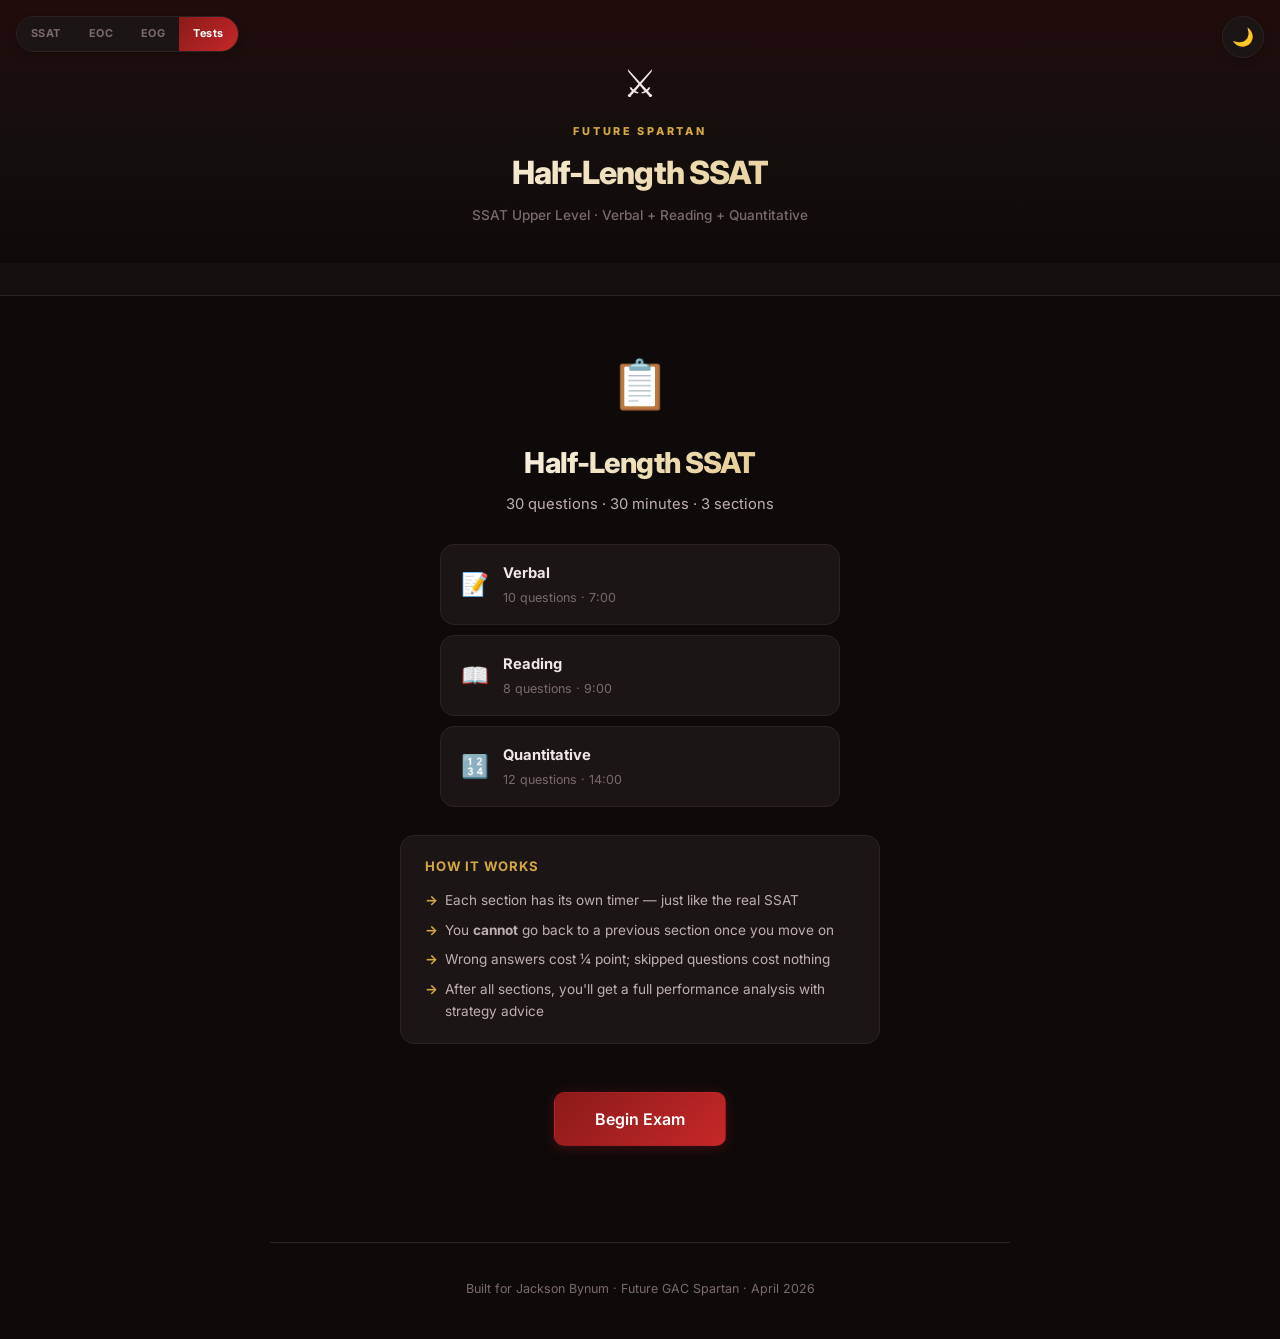
<file: exam.html>
<!DOCTYPE html>
<html lang="en">
<head>
<meta charset="UTF-8">
<meta name="viewport" content="width=device-width, initial-scale=1.0">
<title>SSAT Extended Exam</title>
<link rel="preconnect" href="https://fonts.googleapis.com">
<link href="https://fonts.googleapis.com/css2?family=Inter:wght@400;500;600;700;800&display=swap" rel="stylesheet">
<link rel="stylesheet" href="test-common.css?v=4">
<link rel="stylesheet" href="exam-styles.css?v=4">
</head>
<body>

<div class="mode-toggle">
  <a class="mode-btn inactive" href="index.html">SSAT</a>
  <a class="mode-btn inactive" href="eoc.html">EOC</a>
  <a class="mode-btn inactive" href="eog.html">EOG</a>
  <a class="mode-btn active" href="tests.html">Tests</a>
</div>
<button class="theme-toggle" id="theme-toggle" onclick="toggleTheme()" aria-label="Toggle light/dark mode">🌙</button>

<header>
  <div class="gac-crest">⚔️</div>
  <p class="future-tag">FUTURE SPARTAN</p>
  <h1 id="exam-title">Extended Exam</h1>
  <p class="subtitle">SSAT Upper Level · Verbal + Reading + Quantitative</p>
</header>

<div class="section-nav" id="section-nav"></div>

<div class="container">
  <div id="exam-content"></div>
  <footer>Built for Jackson Bynum · Future GAC Spartan · April 2026</footer>
</div>

<script src="exam-data.js?v=4"></script>
<script src="exam-engine.js?v=4"></script>
<script>
(function() {
  var params = new URLSearchParams(window.location.search);
  var id = params.get('id') || 'exam30';
  initExam(id);
})();
</script>
</body>
</html>
</file>
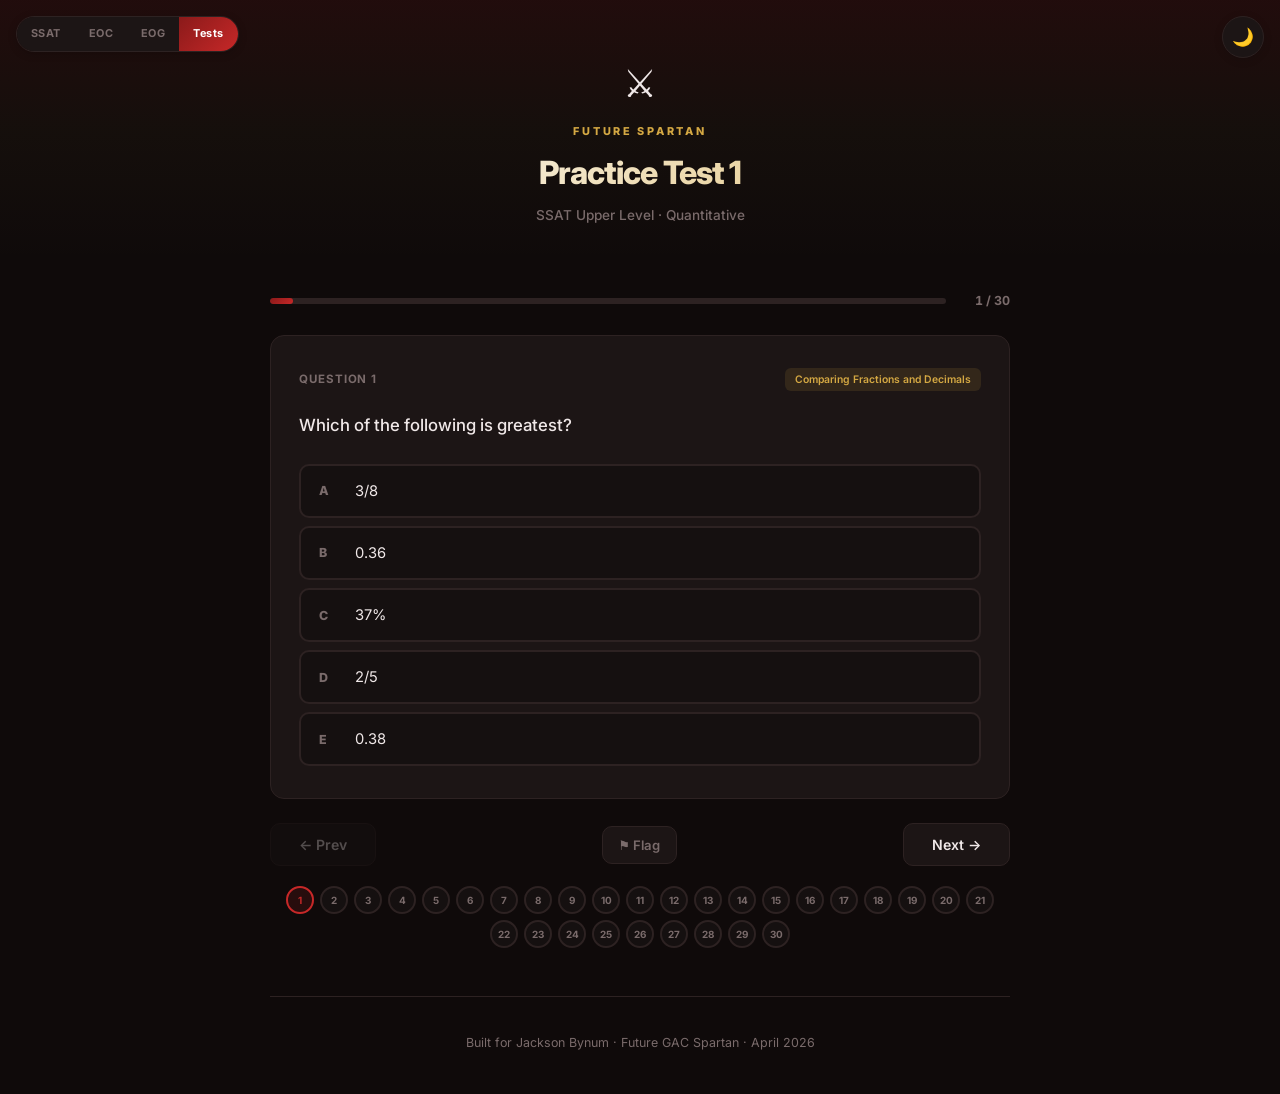
<file: test.html>
<!DOCTYPE html>
<html lang="en">
<head>
<meta charset="UTF-8">
<meta name="viewport" content="width=device-width, initial-scale=1.0">
<title>SSAT Practice Test</title>
<link rel="preconnect" href="https://fonts.googleapis.com">
<link href="https://fonts.googleapis.com/css2?family=Inter:wght@400;500;600;700;800&display=swap" rel="stylesheet">
<link rel="stylesheet" href="test-common.css?v=4">
</head>
<body>

<div class="mode-toggle">
  <a class="mode-btn inactive" href="index.html">SSAT</a>
  <a class="mode-btn inactive" href="eoc.html">EOC</a>
  <a class="mode-btn inactive" href="eog.html">EOG</a>
  <a class="mode-btn active" href="tests.html">Tests</a>
</div>
<button class="theme-toggle" id="theme-toggle" onclick="toggleTheme()" aria-label="Toggle light/dark mode">🌙</button>

<header>
  <div class="gac-crest">⚔️</div>
  <p class="future-tag">FUTURE SPARTAN</p>
  <h1 id="test-title">Practice Test</h1>
  <p class="subtitle">SSAT Upper Level &middot; Quantitative</p>
</header>

<div class="container">

  <!-- TEST TAKING -->
  <div id="test-taking">
    <div class="progress-bar">
      <div class="progress-track"><div class="progress-fill" id="progress-fill"></div></div>
      <div class="progress-label" id="progress-label">1 / 30</div>
    </div>

    <div class="q-card">
      <div class="q-header">
        <span class="q-number" id="q-number">Question 1</span>
        <span class="q-topic" id="q-topic">Slope</span>
      </div>
      <div class="q-text" id="q-text"></div>
      <div class="choices-list" id="choices-list"></div>
    </div>

    <div class="q-controls">
      <button class="q-nav-btn" id="prev-btn" onclick="prevQuestion()">← Prev</button>
      <button class="flag-btn" id="flag-btn" onclick="toggleFlag()">⚑ Flag</button>
      <button class="q-nav-btn" id="next-btn" onclick="nextQuestion()">Next →</button>
    </div>

    <div class="q-dots" id="q-dots"></div>
  </div>

  <!-- REVIEW BEFORE SUBMIT -->
  <div id="review-panel" style="display:none"></div>

  <!-- RESULTS -->
  <div id="results-container" style="display:none"></div>

  <footer>Built for Jackson Bynum &middot; Future GAC Spartan &middot; April 2026</footer>
</div>

<script src="test-data.js?v=4"></script>
<script src="test-data-pt2.js?v=4"></script>
<script src="test-data-timed.js?v=4"></script>
<script src="test-common.js?v=4"></script>
<script>
(function() {
  var params = new URLSearchParams(window.location.search);
  var rawId = params.get('id') || '1';
  var tid, title;

  if (rawId.indexOf('timed') === 0) {
    tid = rawId;
    var num = rawId.replace('timed', '');
    title = 'Timed Quiz ' + num;
  } else {
    tid = 'test' + parseInt(rawId);
    title = 'Practice Test ' + parseInt(rawId);
  }

  document.getElementById('test-title').textContent = title;
  document.title = 'SSAT ' + title;

  var meta = null;
  if (typeof TIMED_TEST_META !== 'undefined') {
    TIMED_TEST_META.forEach(function(m) { if (m.id === tid) meta = m; });
  }

  if (meta) {
    document.querySelector('.subtitle').textContent = 'SSAT Upper Level · Quantitative · ' + formatTime(meta.timeLimit) + ' limit';
  }

  var isReview = params.get('review') === '1';

  if (!ALL_TEST_DATA[tid]) {
    document.getElementById('test-taking').innerHTML = '<div style="text-align:center;padding:60px 20px;color:var(--text3)"><h2>Test not found</h2><p>Go back to the <a href="tests.html" style="color:var(--accent-light)">dashboard</a>.</p></div>';
  } else if (isReview) {
    document.querySelector('.subtitle').textContent = 'Reviewing past results';
    reviewPastResult(tid, ALL_TEST_DATA[tid]);
  } else {
    initTest(tid, ALL_TEST_DATA[tid], meta);
  }
})();
</script>
</body>
</html>
</file>
<file: test-common.css>
:root {
  --bg: #0f0a0a;
  --bg2: #151010;
  --card: #1c1515;
  --card-hover: #241c1c;
  --accent: #8b1a1a;
  --accent-light: #c62828;
  --accent-glow: rgba(139,26,26,0.15);
  --accent-grad: linear-gradient(135deg, #8b1a1a, #c62828);
  --gold: #d4a843;
  --gold-dim: rgba(212,168,67,0.12);
  --green: #34d399;
  --green-dim: rgba(52,211,153,0.15);
  --red: #f87171;
  --red-dim: rgba(248,113,113,0.12);
  --yellow: #d4a843;
  --yellow-dim: rgba(212,168,67,0.12);
  --text: #f0e8e8;
  --text2: #bfb0b0;
  --text3: #7a6b6b;
  --border: #2d2222;
  --border2: #3d2e2e;
  --radius: 14px;
  --radius-sm: 10px;
  --header-bg: linear-gradient(180deg, rgba(139,26,26,0.15) 0%, rgba(212,168,67,0.03) 50%, transparent 100%);
  --h1-grad: linear-gradient(135deg, #fff 20%, var(--gold));
  --btn-shadow: rgba(139,26,26,0.4);
  --btn-shadow-hover: rgba(198,40,40,0.5);
}
[data-theme="light"] {
  --bg: #faf7f5; --bg2: #f2eeeb; --card: #ffffff; --card-hover: #fdfbf9;
  --accent: #8b1a1a; --accent-light: #c62828; --accent-glow: rgba(139,26,26,0.06);
  --accent-grad: linear-gradient(135deg, #8b1a1a, #a52222);
  --gold: #b8922e; --gold-dim: rgba(184,146,46,0.1);
  --green: #059669; --green-dim: rgba(5,150,105,0.1);
  --red: #c62828; --red-dim: rgba(198,40,40,0.08);
  --yellow: #b8922e; --yellow-dim: rgba(184,146,46,0.08);
  --text: #1a1010; --text2: #5a4a4a; --text3: #9a8a8a;
  --border: #e8e0dd; --border2: #d8ccc8;
  --header-bg: linear-gradient(180deg, rgba(139,26,26,0.06) 0%, rgba(212,168,67,0.02) 50%, transparent 100%);
  --h1-grad: linear-gradient(135deg, #1a1010 20%, var(--accent));
  --btn-shadow: rgba(139,26,26,0.2); --btn-shadow-hover: rgba(139,26,26,0.3);
}
* { margin: 0; padding: 0; box-sizing: border-box; }
body {
  font-family: 'Inter', -apple-system, BlinkMacSystemFont, system-ui, sans-serif;
  background: var(--bg); color: var(--text); line-height: 1.65;
  -webkit-font-smoothing: antialiased;
}
.container { max-width: 780px; margin: 0 auto; padding: 0 20px; }

/* Header */
header { text-align: center; padding: 52px 20px 36px; background: var(--header-bg); }
.gac-crest { font-size: 2.4rem; margin-bottom: 8px; }
.future-tag { font-size: 0.68rem; font-weight: 800; letter-spacing: 0.25em; color: var(--gold); margin-bottom: 6px; }
header h1 { font-size: 2rem; font-weight: 800; letter-spacing: -0.03em; background: var(--h1-grad); -webkit-background-clip: text; -webkit-text-fill-color: transparent; background-clip: text; }
header .subtitle { color: var(--text3); font-size: 0.85rem; margin-top: 4px; font-weight: 500; }

/* Nav toggle */
.mode-toggle { position: fixed; top: 16px; left: 16px; z-index: 100; display: flex; gap: 0; border-radius: 22px; overflow: hidden; border: 1px solid var(--border); box-shadow: 0 2px 8px rgba(0,0,0,0.2); }
.mode-btn { padding: 8px 14px; font-size: 0.68rem; font-weight: 700; font-family: inherit; text-decoration: none; border: none; cursor: pointer; letter-spacing: 0.04em; transition: all 0.2s; }
.mode-btn.inactive { background: var(--card); color: var(--text3); }
.mode-btn.inactive:hover { color: var(--text); }
.mode-btn.active { background: var(--accent-grad); color: #fff; }
.theme-toggle { position: fixed; top: 16px; right: 16px; z-index: 100; background: var(--card); border: 1px solid var(--border); border-radius: 50%; width: 42px; height: 42px; display: flex; align-items: center; justify-content: center; cursor: pointer; font-size: 1.1rem; transition: all 0.25s; box-shadow: 0 2px 8px rgba(0,0,0,0.15); }
.theme-toggle:hover { border-color: var(--accent); transform: scale(1.08); }

/* ===================== TIMER ===================== */
.timer-display {
  display: flex; align-items: center; justify-content: center; gap: 10px;
  padding: 12px 20px; margin: 20px 0 0;
  background: var(--card); border: 1px solid var(--border); border-radius: var(--radius);
  font-variant-numeric: tabular-nums;
}
.timer-icon { font-size: 1.2rem; }
.timer-clock {
  font-size: 1.6rem; font-weight: 800; letter-spacing: 0.04em; color: var(--text);
}
.timer-display.timer-warning { border-color: var(--yellow); background: var(--yellow-dim); }
.timer-display.timer-warning .timer-clock { color: var(--yellow); }
.timer-display.timer-danger { border-color: var(--red); background: var(--red-dim); animation: timerPulse 1s ease-in-out infinite; }
.timer-display.timer-danger .timer-clock { color: var(--red); }
@keyframes timerPulse { 0%,100% { transform: scale(1); } 50% { transform: scale(1.02); } }

.q-card.q-nudge {
  border-color: var(--yellow) !important;
  box-shadow: 0 0 16px var(--yellow-dim), inset 0 0 0 1px rgba(212,168,67,0.15);
  transition: border-color 0.5s, box-shadow 0.5s;
}

.timer-expired-notice {
  text-align: center; padding: 48px 24px; margin: 28px 0;
  background: var(--card); border: 2px solid var(--yellow); border-radius: var(--radius);
}
.timer-expired-icon { font-size: 3rem; margin-bottom: 12px; }
.timer-expired-notice h3 { font-size: 1.4rem; font-weight: 800; color: var(--yellow); margin-bottom: 8px; }
.timer-expired-notice p { color: var(--text2); font-size: 0.92rem; margin-bottom: 20px; }

/* ===================== TEST TAKING UI ===================== */
.test-container { min-height: 70vh; display: flex; flex-direction: column; }

/* Progress bar */
.progress-bar { display: flex; align-items: center; gap: 12px; margin: 28px 0 24px; }
.progress-track { flex: 1; height: 6px; background: var(--border); border-radius: 3px; overflow: hidden; }
.progress-fill { height: 100%; background: var(--accent-grad); border-radius: 3px; transition: width 0.3s ease; }
.progress-label { font-size: 0.78rem; font-weight: 700; color: var(--text3); min-width: 52px; text-align: right; font-variant-numeric: tabular-nums; }

/* Question card */
.q-card { background: var(--card); border: 1px solid var(--border); border-radius: var(--radius); padding: 32px 28px; min-height: 340px; display: flex; flex-direction: column; }
.q-header { display: flex; justify-content: space-between; align-items: center; margin-bottom: 20px; }
.q-number { font-size: 0.72rem; font-weight: 700; text-transform: uppercase; letter-spacing: 0.08em; color: var(--text3); }
.q-topic { font-size: 0.65rem; font-weight: 600; padding: 3px 10px; border-radius: 6px; background: var(--gold-dim); color: var(--gold); }
.q-text { font-size: 1.05rem; font-weight: 500; line-height: 1.7; margin-bottom: 24px; flex-shrink: 0; }
.q-text sup { font-size: 0.7em; }

/* Choices */
.choices-list { display: flex; flex-direction: column; gap: 8px; flex: 1; }
.choice-btn { display: flex; align-items: center; gap: 14px; padding: 14px 18px; background: var(--bg2); border: 2px solid var(--border); border-radius: var(--radius-sm); cursor: pointer; transition: all 0.15s; font-family: inherit; font-size: 0.92rem; color: var(--text); text-align: left; }
.choice-btn:hover { border-color: var(--border2); background: var(--card-hover); }
.choice-btn.selected { border-color: var(--accent-light); background: rgba(139,26,26,0.12); }
.choice-letter { font-size: 0.78rem; font-weight: 800; color: var(--text3); min-width: 22px; }
.choice-btn.selected .choice-letter { color: var(--accent-light); }
.choice-text { flex: 1; line-height: 1.5; }
.choice-text sup { font-size: 0.7em; }

/* Bottom controls */
.q-controls { display: flex; justify-content: space-between; align-items: center; margin-top: 24px; gap: 12px; }
.q-nav-btn { padding: 12px 28px; border-radius: var(--radius-sm); border: 1px solid var(--border); background: var(--card); color: var(--text); font-size: 0.88rem; font-weight: 600; font-family: inherit; cursor: pointer; transition: all 0.15s; }
.q-nav-btn:hover { border-color: var(--accent); background: var(--card-hover); }
.q-nav-btn:disabled { opacity: 0.3; cursor: not-allowed; }
.q-nav-btn.primary { background: var(--accent-grad); color: #fff; border-color: transparent; box-shadow: 0 2px 12px var(--btn-shadow); }
.q-nav-btn.primary:hover { box-shadow: 0 4px 20px var(--btn-shadow-hover); }
.flag-btn { padding: 10px 16px; border-radius: var(--radius-sm); border: 1px solid var(--border); background: var(--card); color: var(--text3); font-size: 0.82rem; font-weight: 600; font-family: inherit; cursor: pointer; transition: all 0.15s; }
.flag-btn:hover { border-color: var(--yellow); color: var(--yellow); }
.flag-btn.flagged { border-color: var(--yellow); color: var(--yellow); background: var(--yellow-dim); }

/* Question dots / nav */
.q-dots { display: flex; flex-wrap: wrap; gap: 6px; justify-content: center; margin-top: 20px; }
.q-dot { width: 28px; height: 28px; border-radius: 50%; border: 2px solid var(--border); background: var(--bg2); display: flex; align-items: center; justify-content: center; font-size: 0.62rem; font-weight: 700; color: var(--text3); cursor: pointer; transition: all 0.15s; }
.q-dot:hover { border-color: var(--border2); }
.q-dot.current { border-color: var(--accent-light); background: rgba(139,26,26,0.2); color: var(--accent-light); }
.q-dot.answered { background: var(--accent-grad); color: #fff; border-color: transparent; }
.q-dot.flagged-dot { border-color: var(--yellow); }
.q-dot.flagged-dot::after { content: ''; position: absolute; top: -2px; right: -2px; width: 8px; height: 8px; background: var(--yellow); border-radius: 50%; }
.q-dot { position: relative; }

/* Review screen before submit */
.review-panel { background: var(--card); border: 1px solid var(--border); border-radius: var(--radius); padding: 28px; margin-top: 24px; }
.review-panel h3 { font-size: 1.1rem; font-weight: 700; margin-bottom: 16px; }
.review-grid { display: grid; grid-template-columns: repeat(auto-fill, minmax(130px, 1fr)); gap: 8px; margin-bottom: 20px; }
.review-item { display: flex; align-items: center; gap: 8px; padding: 8px 12px; border-radius: 8px; font-size: 0.82rem; font-weight: 600; background: var(--bg2); border: 1px solid var(--border); }
.review-item.r-answered { border-color: var(--green); color: var(--green); }
.review-item.r-flagged { border-color: var(--yellow); color: var(--yellow); }
.review-item.r-skipped { border-color: var(--text3); color: var(--text3); }

/* ===================== RESULTS ===================== */
.results-container { display: none; }
.results-container.active { display: block; }

/* Score hero */
.score-hero { text-align: center; padding: 40px 20px; margin: 28px 0; background: var(--card); border: 1px solid var(--border); border-radius: var(--radius); }
.score-big { font-size: 3.5rem; font-weight: 800; letter-spacing: -0.04em; background: var(--h1-grad); -webkit-background-clip: text; -webkit-text-fill-color: transparent; background-clip: text; }
.score-subtitle { font-size: 0.88rem; color: var(--text3); margin-top: 4px; }
.score-row { display: flex; justify-content: center; gap: 32px; margin-top: 20px; }
.score-stat { text-align: center; }
.score-stat-val { font-size: 1.4rem; font-weight: 800; }
.score-stat-label { font-size: 0.68rem; font-weight: 600; text-transform: uppercase; letter-spacing: 0.06em; color: var(--text3); margin-top: 2px; }
.score-stat.s-green .score-stat-val { color: var(--green); }
.score-stat.s-red .score-stat-val { color: var(--red); }
.score-stat.s-gold .score-stat-val { color: var(--gold); }
.motivational { margin-top: 16px; font-size: 0.92rem; font-weight: 600; color: var(--gold); font-style: italic; }
.pb-badge { display: inline-block; margin-top: 12px; padding: 6px 18px; border-radius: 20px; background: linear-gradient(135deg, #d4a843, #f0c040); color: #1a1010; font-size: 0.78rem; font-weight: 800; letter-spacing: 0.04em; animation: pbPulse 1s ease-in-out 3; }
@keyframes pbPulse { 0%,100% { transform: scale(1); } 50% { transform: scale(1.08); } }

/* Topic breakdown */
.topic-breakdown { margin: 32px 0; }
.topic-breakdown h3 { font-size: 1rem; font-weight: 700; margin-bottom: 16px; }
.tb-row { display: flex; align-items: center; gap: 12px; padding: 10px 0; border-bottom: 1px solid var(--border); }
.tb-row:last-child { border-bottom: none; }
.tb-name { font-size: 0.85rem; font-weight: 600; min-width: 160px; }
.tb-bar-wrap { flex: 1; height: 8px; background: var(--border); border-radius: 4px; overflow: hidden; }
.tb-bar { height: 100%; border-radius: 4px; transition: width 0.8s ease; }
.tb-bar.tb-green { background: var(--green); }
.tb-bar.tb-yellow { background: var(--yellow); }
.tb-bar.tb-red { background: var(--red); }
.tb-score { font-size: 0.82rem; font-weight: 700; min-width: 48px; text-align: right; font-variant-numeric: tabular-nums; }
.tb-score.tb-c-green { color: var(--green); }
.tb-score.tb-c-yellow { color: var(--yellow); }
.tb-score.tb-c-red { color: var(--red); }

/* Strengths / weaknesses callout */
.sw-callout { display: flex; gap: 16px; margin: 24px 0; }
@media (max-width: 560px) { .sw-callout { flex-direction: column; } }
.sw-box { flex: 1; padding: 18px 20px; border-radius: var(--radius); border: 1px solid var(--border); }
.sw-box.sw-strong { background: var(--green-dim); border-color: rgba(52,211,153,0.3); }
.sw-box.sw-focus { background: var(--red-dim); border-color: rgba(248,113,113,0.3); }
.sw-label { font-size: 0.72rem; font-weight: 700; text-transform: uppercase; letter-spacing: 0.08em; margin-bottom: 8px; }
.sw-strong .sw-label { color: var(--green); }
.sw-focus .sw-label { color: var(--red); }
.sw-list { font-size: 0.88rem; color: var(--text2); line-height: 1.8; }

/* Question review */
.qr-list { display: flex; flex-direction: column; gap: 10px; margin-top: 32px; }
.qr-item { background: var(--card); border: 1px solid var(--border); border-radius: var(--radius); overflow: hidden; }
.qr-item.qr-correct { border-left: 4px solid var(--green); }
.qr-item.qr-wrong { border-left: 4px solid var(--red); }
.qr-item.qr-skipped { border-left: 4px solid var(--text3); }
.qr-header { display: flex; justify-content: space-between; align-items: center; padding: 16px 20px; cursor: pointer; transition: background 0.15s; }
.qr-header:hover { background: var(--card-hover); }
.qr-header-left { display: flex; align-items: center; gap: 12px; }
.qr-q-num { font-size: 0.72rem; font-weight: 700; color: var(--text3); }
.qr-q-preview { font-size: 0.88rem; font-weight: 500; max-width: 480px; white-space: nowrap; overflow: hidden; text-overflow: ellipsis; }
.qr-result-tag { font-size: 0.68rem; font-weight: 700; padding: 3px 10px; border-radius: 6px; text-transform: uppercase; letter-spacing: 0.04em; }
.qr-correct .qr-result-tag { background: var(--green-dim); color: var(--green); }
.qr-wrong .qr-result-tag { background: var(--red-dim); color: var(--red); }
.qr-skipped .qr-result-tag { background: rgba(122,107,107,0.15); color: var(--text3); }
.qr-body { display: none; padding: 0 20px 20px; }
.qr-item.open .qr-body { display: block; }
.qr-item.qr-wrong .qr-body,
.qr-item.qr-skipped .qr-body { display: block; }
.qr-question-text { font-size: 0.92rem; margin-bottom: 12px; line-height: 1.6; }
.qr-choices-review { display: flex; flex-direction: column; gap: 4px; margin-bottom: 16px; }
.qr-choice { font-size: 0.85rem; padding: 8px 12px; border-radius: 8px; display: flex; align-items: center; gap: 10px; }
.qr-choice.qr-ch-correct { background: var(--green-dim); color: var(--green); font-weight: 600; }
.qr-choice.qr-ch-wrong { background: var(--red-dim); color: var(--red); font-weight: 600; }
.qr-choice.qr-ch-neutral { color: var(--text2); }
.qr-explanation { padding: 16px 18px; background: var(--bg2); border-radius: var(--radius-sm); border: 1px solid var(--border); font-size: 0.85rem; line-height: 1.8; color: var(--text2); white-space: pre-line; }
.qr-explanation strong { color: var(--text); }
.qr-source { font-size: 0.62rem; font-weight: 600; padding: 2px 8px; border-radius: 4px; background: var(--accent-glow); color: var(--accent-light); margin-top: 10px; display: inline-block; }
.qr-arrow { color: var(--text3); font-size: 0.8rem; transition: transform 0.2s; }
.qr-item.open .qr-arrow { transform: rotate(180deg); }

/* ===================== DASHBOARD ===================== */
.dash-stats { display: grid; grid-template-columns: repeat(4, 1fr); gap: 10px; margin: 28px 0; }
@media (max-width: 560px) { .dash-stats { grid-template-columns: repeat(2, 1fr); } }
.dash-stat { background: var(--card); border: 1px solid var(--border); border-radius: var(--radius); padding: 20px 16px; text-align: center; }
.dash-stat-val { font-size: 1.8rem; font-weight: 800; letter-spacing: -0.02em; }
.dash-stat-label { font-size: 0.65rem; font-weight: 600; text-transform: uppercase; letter-spacing: 0.06em; color: var(--text3); margin-top: 2px; }
.dash-stat.ds-gold .dash-stat-val { color: var(--gold); }
.dash-stat.ds-green .dash-stat-val { color: var(--green); }
.dash-stat.ds-accent .dash-stat-val { color: var(--accent-light); }

/* Test cards */
.test-cards { display: flex; flex-direction: column; gap: 10px; margin: 24px 0; }
.test-card { display: flex; align-items: center; justify-content: space-between; padding: 20px 24px; background: var(--card); border: 1px solid var(--border); border-radius: var(--radius); cursor: pointer; transition: all 0.15s; text-decoration: none; color: inherit; }
.test-card:hover { border-color: var(--border2); background: var(--card-hover); }
.tc-left { display: flex; align-items: center; gap: 16px; }
.tc-num { font-size: 1.4rem; font-weight: 800; color: var(--text3); min-width: 36px; }
.tc-info h4 { font-size: 0.95rem; font-weight: 700; }
.tc-info p { font-size: 0.78rem; color: var(--text3); margin-top: 2px; }
.tc-right { display: flex; align-items: center; gap: 12px; }
.tc-score { font-size: 1.1rem; font-weight: 800; }
.tc-score.tc-green { color: var(--green); }
.tc-score.tc-yellow { color: var(--yellow); }
.tc-score.tc-red { color: var(--red); }
.tc-tag { font-size: 0.68rem; font-weight: 700; padding: 4px 12px; border-radius: 6px; text-transform: uppercase; letter-spacing: 0.04em; }
.tc-tag.tc-new { background: var(--accent-glow); color: var(--accent-light); }
.tc-tag.tc-done { background: var(--green-dim); color: var(--green); }
.tc-tag.tc-rec { background: var(--yellow-dim); color: var(--yellow); border: 1px solid rgba(212,168,67,0.3); }

.tc-action-btn {
  font-size: 0.72rem; font-weight: 700; padding: 6px 14px; border-radius: 8px;
  text-decoration: none; text-transform: uppercase; letter-spacing: 0.04em;
  transition: all 0.15s; display: inline-block;
}
.tc-review-btn { background: var(--gold-dim); color: var(--gold); border: 1px solid rgba(212,168,67,0.3); }
.tc-review-btn:hover { background: rgba(212,168,67,0.25); }
.tc-retake-btn { background: var(--accent-glow); color: var(--accent-light); border: 1px solid rgba(198,40,40,0.2); }
.tc-retake-btn:hover { background: rgba(198,40,40,0.2); }
.tc-clear-btn {
  background: transparent; color: var(--text3); border: 1px solid var(--border);
  padding: 6px 10px; cursor: pointer; font-size: 0.72rem; line-height: 1;
}
.tc-clear-btn:hover { color: var(--red); border-color: var(--red); background: var(--red-dim); }

/* Mastery grid */
.mastery-grid { display: grid; grid-template-columns: repeat(3, 1fr); gap: 8px; margin: 20px 0; }
@media (max-width: 560px) { .mastery-grid { grid-template-columns: repeat(2, 1fr); } }
.mastery-item { padding: 14px 16px; background: var(--card); border: 1px solid var(--border); border-radius: var(--radius-sm); }
.mastery-name { font-size: 0.78rem; font-weight: 600; margin-bottom: 6px; }
.mastery-level { font-size: 0.68rem; font-weight: 700; text-transform: uppercase; letter-spacing: 0.06em; }
.mastery-level.ml-strong { color: var(--green); }
.mastery-level.ml-solid { color: var(--yellow); }
.mastery-level.ml-dev { color: var(--red); }
.mastery-level.ml-none { color: var(--text3); }
.mastery-bar { height: 4px; background: var(--border); border-radius: 2px; margin-top: 8px; overflow: hidden; }
.mastery-fill { height: 100%; border-radius: 2px; }

/* Charts */
.chart-section { margin: 32px 0; }
.chart-section h3 { font-size: 1rem; font-weight: 700; margin-bottom: 16px; }
.chart-wrap { background: var(--card); border: 1px solid var(--border); border-radius: var(--radius); padding: 20px; }
.chart-wrap canvas { max-height: 300px; }
.chart-empty { text-align: center; padding: 40px 20px; color: var(--text3); font-size: 0.88rem; }

/* Section labels */
.section { margin-top: 40px; }
.section-label { font-size: 0.72rem; font-weight: 700; text-transform: uppercase; letter-spacing: 0.1em; color: var(--gold); margin-bottom: 8px; }
.section-title { font-size: 1.35rem; font-weight: 700; letter-spacing: -0.02em; margin-bottom: 6px; }
.section-desc { color: var(--text2); font-size: 0.88rem; margin-bottom: 20px; }

/* Footer */
footer { text-align: center; padding: 36px 0 40px; color: var(--text3); font-size: 0.78rem; margin-top: 48px; border-top: 1px solid var(--border); }

/* Transitions */
body, .q-card, .test-card, .dash-stat, header, .theme-toggle, .qr-item { transition: background 0.3s, color 0.3s, border-color 0.3s, box-shadow 0.3s; }
[data-theme="light"] .q-card, [data-theme="light"] .test-card, [data-theme="light"] .dash-stat, [data-theme="light"] .qr-item { box-shadow: 0 1px 3px rgba(0,0,0,0.06); }
</file>
<file: exam-styles.css>
/* ====== Extended Exam Styles ====== */

/* Section Navigation */
.section-nav {
  display: flex;
  align-items: center;
  justify-content: center;
  gap: 8px;
  padding: 16px 20px;
  background: var(--bg2);
  border-bottom: 1px solid var(--border);
}
.sn-step {
  display: flex;
  align-items: center;
  gap: 6px;
  padding: 8px 16px;
  border-radius: 20px;
  font-size: 0.78rem;
  font-weight: 600;
  color: var(--text3);
  background: transparent;
  transition: all 0.3s;
}
.sn-step.sn-active {
  background: var(--accent-glow);
  color: var(--accent-light);
  border: 1px solid rgba(198,40,40,0.2);
}
.sn-step.sn-done {
  color: var(--green);
}
.sn-step.sn-done .sn-icon::after {
  content: ' ✓';
  font-size: 0.65rem;
}
.sn-arrow {
  color: var(--text3);
  font-size: 1.1rem;
  font-weight: 300;
}
.sn-icon { font-size: 1rem; }
.sn-name { letter-spacing: 0.02em; }

/* Exam Intro */
.exam-intro {
  text-align: center;
  padding: 48px 20px;
}
.exam-intro-icon { font-size: 3rem; margin-bottom: 16px; }
.exam-intro h2 {
  font-size: 1.8rem;
  font-weight: 800;
  letter-spacing: -0.03em;
  background: var(--h1-grad);
  -webkit-background-clip: text;
  -webkit-text-fill-color: transparent;
  background-clip: text;
}
.exam-intro-desc {
  color: var(--text2);
  font-size: 0.92rem;
  margin-top: 6px;
}
.exam-intro-sections {
  display: flex;
  flex-direction: column;
  gap: 10px;
  max-width: 400px;
  margin: 28px auto;
}
.exam-intro-section {
  display: flex;
  align-items: center;
  gap: 14px;
  padding: 16px 20px;
  background: var(--card);
  border: 1px solid var(--border);
  border-radius: var(--radius);
  text-align: left;
}
.eis-icon { font-size: 1.4rem; }
.eis-info {
  display: flex;
  flex-direction: column;
  gap: 2px;
}
.eis-info strong { font-size: 0.92rem; }
.eis-info span { font-size: 0.78rem; color: var(--text3); }
.exam-intro-rules {
  text-align: left;
  max-width: 480px;
  margin: 24px auto;
  padding: 20px 24px;
  background: var(--card);
  border: 1px solid var(--border);
  border-radius: var(--radius);
}
.exam-intro-rules h4 {
  font-size: 0.82rem;
  font-weight: 700;
  text-transform: uppercase;
  letter-spacing: 0.06em;
  color: var(--gold);
  margin-bottom: 12px;
}
.exam-intro-rules ul {
  list-style: none;
  display: flex;
  flex-direction: column;
  gap: 8px;
}
.exam-intro-rules li {
  font-size: 0.85rem;
  color: var(--text2);
  line-height: 1.6;
  padding-left: 20px;
  position: relative;
}
.exam-intro-rules li::before {
  content: '→';
  position: absolute;
  left: 0;
  color: var(--gold);
  font-weight: 700;
}
.exam-start-btn {
  margin-top: 24px;
  padding: 16px 40px;
  font-size: 1rem;
}

/* Section Intro */
.section-intro {
  text-align: center;
  padding: 56px 20px;
}
.si-badge {
  display: inline-block;
  font-size: 0.68rem;
  font-weight: 700;
  text-transform: uppercase;
  letter-spacing: 0.1em;
  color: var(--gold);
  padding: 6px 16px;
  border-radius: 20px;
  background: var(--gold-dim);
  border: 1px solid rgba(212,168,67,0.2);
  margin-bottom: 20px;
}
.si-icon { font-size: 3.5rem; margin-bottom: 16px; }
.section-intro h2 {
  font-size: 2rem;
  font-weight: 800;
  letter-spacing: -0.03em;
}
.si-meta {
  display: flex;
  justify-content: center;
  gap: 20px;
  margin-top: 12px;
  font-size: 0.88rem;
  color: var(--text3);
  font-weight: 500;
}
.si-instructions {
  max-width: 520px;
  margin: 24px auto 0;
  font-size: 0.88rem;
  color: var(--text2);
  line-height: 1.7;
  padding: 20px 24px;
  background: var(--card);
  border: 1px solid var(--border);
  border-radius: var(--radius);
  text-align: left;
}

/* Section Break */
.section-break {
  text-align: center;
  padding: 56px 20px;
}
.sb-check {
  width: 64px;
  height: 64px;
  border-radius: 50%;
  background: var(--green-dim);
  border: 2px solid var(--green);
  display: flex;
  align-items: center;
  justify-content: center;
  margin: 0 auto 20px;
  font-size: 1.8rem;
  color: var(--green);
}
.section-break h2 {
  font-size: 1.5rem;
  font-weight: 800;
}
.sb-subtitle {
  color: var(--text2);
  font-size: 0.92rem;
  margin-top: 8px;
}
.sb-next {
  max-width: 380px;
  margin: 28px auto;
  padding: 20px;
  background: var(--card);
  border: 1px solid var(--border);
  border-radius: var(--radius);
}
.sb-next-label {
  font-size: 0.68rem;
  font-weight: 700;
  text-transform: uppercase;
  letter-spacing: 0.1em;
  color: var(--text3);
  margin-bottom: 12px;
}
.sb-next-section {
  display: flex;
  align-items: center;
  gap: 12px;
  font-size: 0.92rem;
}
.sb-next-section span:last-child {
  color: var(--text3);
  font-size: 0.78rem;
  margin-left: auto;
}

/* Exam Timer */
.exam-timer {
  display: flex;
  align-items: center;
  justify-content: center;
  gap: 10px;
  padding: 12px 20px;
  margin: 20px 0;
  background: var(--card);
  border: 1px solid var(--border);
  border-radius: var(--radius);
  font-variant-numeric: tabular-nums;
}
.exam-timer .timer-icon { font-size: 1.2rem; }
.exam-timer .timer-clock {
  font-size: 1.6rem;
  font-weight: 800;
  letter-spacing: 0.04em;
  color: var(--text);
}
.exam-timer.timer-warning { border-color: var(--yellow); background: var(--yellow-dim); }
.exam-timer.timer-warning .timer-clock { color: var(--yellow); }
.exam-timer.timer-danger { border-color: var(--red); background: var(--red-dim); animation: timerPulse 1s ease-in-out infinite; }
.exam-timer.timer-danger .timer-clock { color: var(--red); }

/* Reading Layout */
.exam-reading-layout {
  display: grid;
  grid-template-columns: 1fr 1fr;
  gap: 20px;
  margin-top: 8px;
}
@media (max-width: 768px) {
  .exam-reading-layout {
    grid-template-columns: 1fr;
  }
}

.passage-panel {
  background: var(--card);
  border: 1px solid var(--border);
  border-radius: var(--radius);
  padding: 24px;
  max-height: 600px;
  overflow-y: auto;
  position: sticky;
  top: 80px;
}
.passage-genre {
  font-size: 0.68rem;
  font-weight: 700;
  text-transform: uppercase;
  letter-spacing: 0.1em;
  color: var(--gold);
  margin-bottom: 12px;
}
.passage-text {
  font-size: 0.88rem;
  line-height: 1.85;
  color: var(--text2);
}

/* Synonym/Analogy styling */
.synonym-word {
  font-size: 1.6rem;
  font-weight: 800;
  text-transform: uppercase;
  letter-spacing: 0.06em;
  margin-bottom: 8px;
  color: var(--text);
}
.synonym-prompt {
  font-size: 0.82rem;
  color: var(--text3);
  font-weight: 500;
}
.analogy-stem {
  font-size: 1.1rem;
  font-weight: 600;
  line-height: 1.6;
}

/* Section Score Cards */
.section-scores {
  display: flex;
  flex-direction: column;
  gap: 12px;
  margin: 20px 0;
}
.section-score-card {
  background: var(--card);
  border: 1px solid var(--border);
  border-radius: var(--radius);
  padding: 20px 24px;
}
.ssc-header {
  display: flex;
  align-items: center;
  gap: 10px;
  margin-bottom: 12px;
}
.ssc-icon { font-size: 1.2rem; }
.ssc-name { font-size: 0.95rem; font-weight: 700; flex: 1; }
.ssc-pct { font-size: 1.4rem; font-weight: 800; }
.ssc-pct.ssc-green { color: var(--green); }
.ssc-pct.ssc-yellow { color: var(--yellow); }
.ssc-pct.ssc-red { color: var(--red); }
.ssc-bar {
  height: 8px;
  background: var(--border);
  border-radius: 4px;
  overflow: hidden;
  margin-bottom: 12px;
}
.ssc-fill {
  height: 100%;
  border-radius: 4px;
  transition: width 0.8s ease;
}
.ssc-fill-green { background: var(--green); }
.ssc-fill-yellow { background: var(--yellow); }
.ssc-fill-red { background: var(--red); }
.ssc-details {
  display: flex;
  gap: 16px;
  font-size: 0.78rem;
  color: var(--text3);
  font-weight: 600;
}

/* Insight Cards */
.insights-list {
  display: flex;
  flex-direction: column;
  gap: 12px;
  margin: 20px 0;
}
.insight-card {
  padding: 20px 24px;
  border-radius: var(--radius);
  border: 1px solid var(--border);
  background: var(--card);
}
.insight-card.ic-positive {
  border-left: 4px solid var(--green);
  background: var(--green-dim);
}
.insight-card.ic-warning {
  border-left: 4px solid var(--yellow);
  background: var(--yellow-dim);
}
.insight-card.ic-neutral {
  border-left: 4px solid var(--text3);
}
.ic-header {
  display: flex;
  align-items: center;
  gap: 10px;
  margin-bottom: 8px;
}
.ic-icon { font-size: 1.2rem; }
.ic-title {
  font-size: 0.92rem;
  font-weight: 700;
}
.ic-message {
  font-size: 0.85rem;
  color: var(--text2);
  line-height: 1.7;
}
.ic-positive .ic-message { color: var(--green); }

/* Action Plan */
.action-plan {
  display: flex;
  flex-direction: column;
  gap: 12px;
  margin: 20px 0 40px;
}
.action-item {
  display: flex;
  align-items: flex-start;
  gap: 14px;
  padding: 18px 20px;
  background: var(--card);
  border: 1px solid var(--border);
  border-radius: var(--radius);
}
.ai-num {
  font-size: 0.78rem;
  font-weight: 800;
  color: var(--gold);
  min-width: 24px;
  height: 24px;
  display: flex;
  align-items: center;
  justify-content: center;
  border-radius: 50%;
  background: var(--gold-dim);
  flex-shrink: 0;
}
.ai-icon { font-size: 1.1rem; flex-shrink: 0; }
.ai-text {
  font-size: 0.85rem;
  color: var(--text2);
  line-height: 1.7;
}
.ai-text a {
  color: var(--accent-light);
  text-decoration: none;
  font-weight: 600;
}
.ai-text a:hover { text-decoration: underline; }

/* Empty state */
.exam-empty {
  text-align: center;
  padding: 80px 20px;
  color: var(--text3);
}
.exam-empty a { color: var(--accent-light); }

/* Responsive */
@media (max-width: 560px) {
  .section-nav { gap: 4px; padding: 12px 10px; }
  .sn-step { padding: 6px 10px; font-size: 0.72rem; }
  .sn-name { display: none; }
  .ssc-details { flex-wrap: wrap; gap: 8px; }
  .exam-intro h2 { font-size: 1.4rem; }
  .section-intro h2 { font-size: 1.5rem; }
  .synonym-word { font-size: 1.3rem; }
  .passage-panel { max-height: 300px; }
}
</file>
